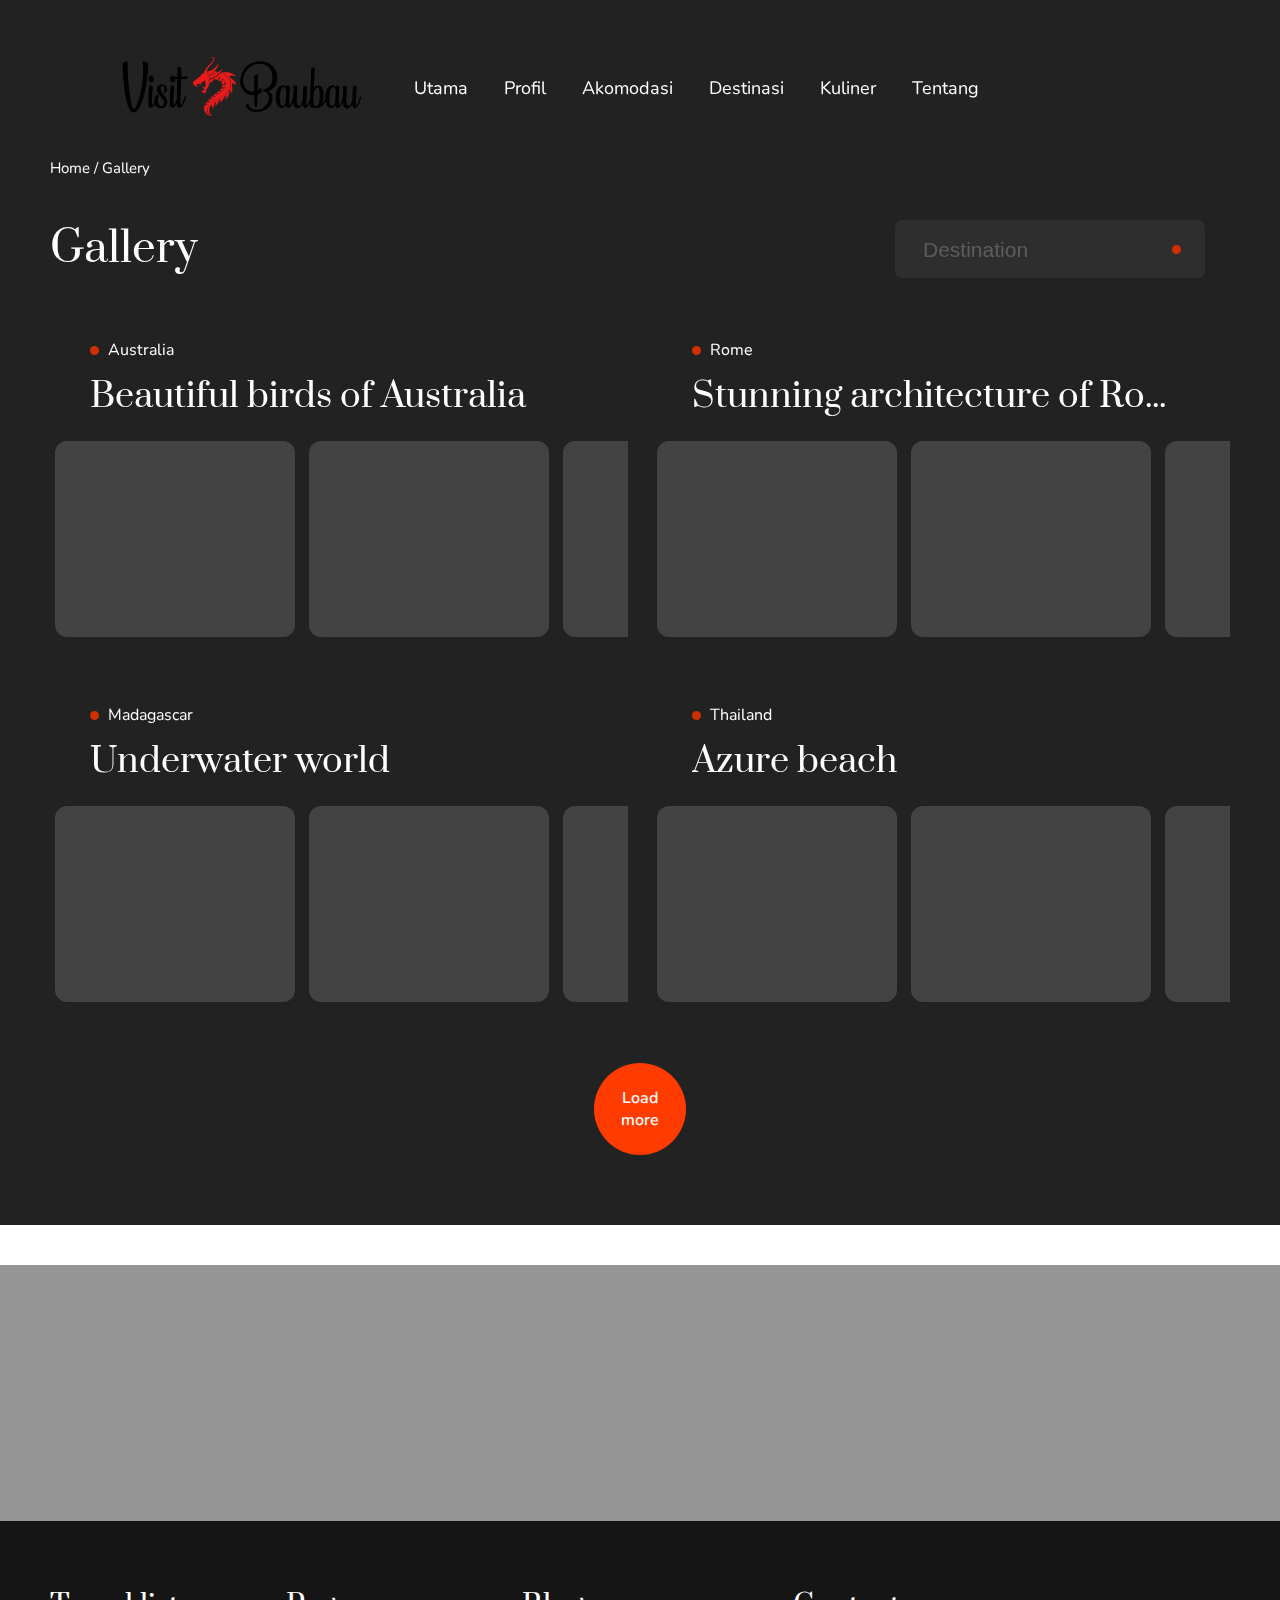
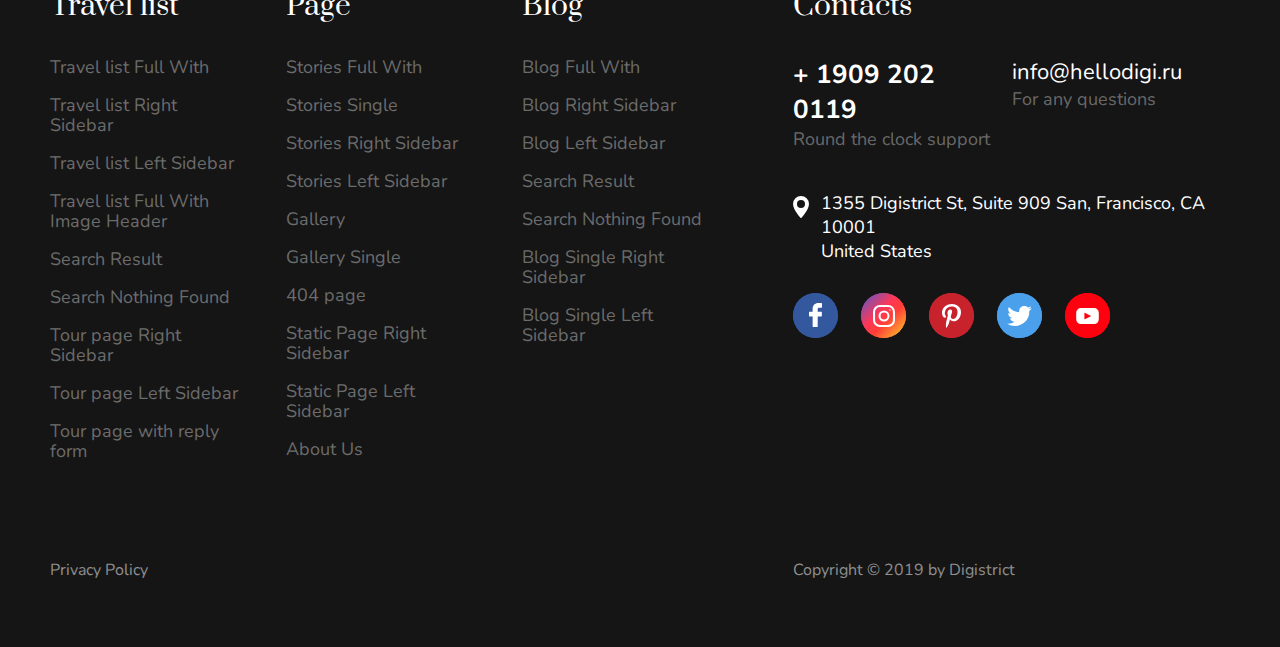
<file: pages/kuliner/index.html>
<!DOCTYPE html>
<html lang="en">

<head>
    <meta charset="UTF-8">
    <meta name="viewport" content="width=device-width, initial-scale=1, maximum-scale=1">
    <title>Trip in</title>
    <link href="https://fonts.googleapis.com/css?family=Nunito:400,700&display=swap" rel="stylesheet">
    <link href="https://fonts.googleapis.com/css?family=Prata&display=swap" rel="stylesheet">
    <link rel="stylesheet" href="../../css/style.css">
    <link rel="apple-touch-icon" sizes="180x180" href="../../img/favicons/apple-touch-icon.png">
    <link rel="icon" type="image/png" sizes="32x32" href="../../img/favicons/favicon-32x32.png">
    <link rel="icon" type="image/png" sizes="16x16" href="../../img/favicons/favicon-16x16.png">
    <link rel="icon" type="image/png" sizes="16x16" href="../../img/favicons/android-chrome-192x192.png">
    <link rel="icon" type="image/png" sizes="16x16" href="../../img/favicons/android-chrome-512x512.png">
    <link rel="icon" type="image/png" href="../../img/favicons/favicon-32x32.png" sizes="32x32">
    <link rel="icon" type="image/png" sizes="16x16" href="../../img/favicons/favicon.ico">
    <meta name="msapplication-TileColor" content="#151515">
    <meta name="theme-color" content="#151515">
</head>

<body>
    <div class="container">
        <div class="top_panel">
            <div class="wrap">
                <div class="wrap_float">
                    <div class="left">
                        <a href="../..//" class="logo">
                            <img src="../../img/logo_inversed.png" alt="" style="width:240px; height:auto;">
                        </a>
                    </div>
                    <div class="menu_wrap" id="menu_wrap" style="margin-top: 30px">
                        <div class="scroll">
                            <div class="center">
                                <div class="menu">
                                    <ul>
                                        <li><a href="../..//"><span>Utama</span></a></li>
                                        <li class="dropdown_li">
                                            <a href="../../#" class=""><span>Profil</span></a>
                                            <ul class="dropdown_ul">
                                                <li><a href="../../travel-list-full-width.html">Struktur Organisasi</a></li>
                                                <li><a href="../../travel-list-right-sidebar.html">Visi Misi</a></li>
                                                <li><a href="../../travel-list-left-sidebar.html">Alamat Kantor</a></li>
                                            </ul>
                                        </li>
                                        <li class="dropdown_li">
                                            <a href="../../#"><span>Akomodasi</span></a>
                                            <ul class="dropdown_ul">
                                                <li><a href="../../stories-full-width.html">Hotel</a></li>
                                                <li><a href="../../story.html">Penginapan</a></li>
                                            </ul>
                                        </li>
                                        <li class="dropdown_li">
                                            <a href="../../#"><span>Destinasi</span></a>
                                            <ul class="dropdown_ul">
                                                <li><a href="../../blog-full-width.html">Pantai</a></li>
                                                <li><a href="../../blog-right-sidebar.html">Situs Budaya</a></li>
                                                <li><a href="../../blog-left-sidebar.html">Goa</a></li>
                                                <li><a href="../../blog-search-results.html">Muara</a></li>
                                                <li><a href="../../blog-search-results-not-found.html">Taman Wisata</a></li>
                                                <li><a href="../../blog-single-right-sidebar.html">Air Terjun</a></li>
                                                <li><a href="../../blog-single-left-sidebar.html">Perkemahan</a></li>
                                            </ul>
                                        </li>
                                        <li class="dropdown_li">
                                            <a href="../../#"><span>Kuliner</span></a>
                                            <ul class="dropdown_ul">
                                                <li><a href="../../blog-full-width.html">Restoran</a></li>
                                                <li><a href="../../blog-right-sidebar.html">Jajanan Lokal</a></li>
                                                <li><a href="../../blog-left-sidebar.html">Kedai Kopi</a></li>
                                            </ul>
                                        </li>
                                        <li><a href="../../contacts.html"><span>Tentang</span></a></li>
                                    </ul>
                                    <div class="mobile_content">
                                        <div class="currency_mob">
                                            <select>
                                                <option value="usd">usd</option>
                                                <option value="rub">rub</option>
                                                <option value="eur">eur</option>
                                            </select>
                                            <p>
                                                Chosen currency
                                            </p>
                                        </div>
                                        <div class="tel">
                                            <a href="../../tel:+0034411345777">+ 00 344 113 457 77</a>
                                            <p>Round the clock support</p>
                                        </div>
                                        <div class="social">
                                            <a href="../../#" class="link facebook"><span></span></a>
                                            <a href="../../#" class="link instagram"><span></span></a>
                                            <a href="../../#" class="link pinterest"><span></span></a>
                                            <a href="../../#" class="link twitter"><span></span></a>
                                            <a href="../../#" class="link youtube"><span></span></a>
                                        </div>
                                    </div>
                                </div>
                                <div class="close" id="menu-close">
                                    <span></span>
                                    <span></span>
                                    <span></span>
                                </div>
                            </div>
                        </div>
                    </div>
                    <div class="mobile_btn" id="mobile_btn">
                        <span></span>
                        <span></span>
                        <span></span>
                    </div>
                </div>
            </div>
        </div>
        <div class="breadcrumbs white-color" style="margin-top: 28px;">
            <div class="wrap">
                <div class="wrap_float">
                    <a href="#">Home</a>
                    <span class="separator">/</span>
                    <a href="#">Gallery</a>
                </div>
            </div>
        </div>
        <div class="gallery-page">
            <div class="wrap">
                <div class="wrap_float">
                    <div class="gallery-page-head">
                        <h1 class="title">Gallery</h1>
                        <div class="select_wrap">
                            <select>
                                <option value="Destination" disabled selected>Destination</option>
                                <option value="United States">United States</option>
                                <option value="United Kingdom">United Kingdom</option>
                                <option value="Afghanistan">Afghanistan</option>
                                <option value="Albania">Albania</option>
                                <option value="Algeria">Algeria</option>
                                <option value="American Samoa">American Samoa</option>
                                <option value="Andorra">Andorra</option>
                                <option value="Angola">Angola</option>
                                <option value="Anguilla">Anguilla</option>
                                <option value="Antarctica">Antarctica</option>
                                <option value="Antigua and Barbuda">Antigua and Barbuda</option>
                                <option value="Argentina">Argentina</option>
                                <option value="Armenia">Armenia</option>
                                <option value="Aruba">Aruba</option>
                                <option value="Australia">Australia</option>
                                <option value="Austria">Austria</option>
                                <option value="Azerbaijan">Azerbaijan</option>
                                <option value="Bahamas">Bahamas</option>
                                <option value="Bahrain">Bahrain</option>
                                <option value="Bangladesh">Bangladesh</option>
                                <option value="Barbados">Barbados</option>
                                <option value="Belarus">Belarus</option>
                                <option value="Belgium">Belgium</option>
                                <option value="Belize">Belize</option>
                                <option value="Benin">Benin</option>
                                <option value="Bermuda">Bermuda</option>
                                <option value="Bhutan">Bhutan</option>
                                <option value="Bolivia">Bolivia</option>
                                <option value="Bosnia and Herzegovina">Bosnia and Herzegovina</option>
                                <option value="Botswana">Botswana</option>
                                <option value="Bouvet Island">Bouvet Island</option>
                                <option value="Brazil">Brazil</option>
                                <option value="British Indian Ocean Territory">British Indian Ocean Territory</option>
                                <option value="Brunei Darussalam">Brunei Darussalam</option>
                                <option value="Bulgaria">Bulgaria</option>
                            </select>
                        </div>
                    </div>
                    <div class="gallery-page-body">
                        <div class="gallery-list">
                            <a href="gallery-single.html" class="gallery-item">
                                <div class="top">
                                    <p class="country">Australia</p>
                                    <p class="title">Beautiful birds of Australia</p>
                                </div>
                                <div class="images">
                                    <div class="scroll">
                                        <div class="img">
                                            <img src="../../img/demo-bg.jpg" alt="">
                                        </div>
                                        <div class="img">
                                            <img src="../../img/demo-bg.jpg" alt="">
                                        </div>
                                        <div class="img">
                                            <img src="../../img/demo-bg.jpg" alt="">
                                        </div>
                                        <div class="img">
                                            <img src="../../img/demo-bg.jpg" alt="">
                                        </div>
                                        <div class="img">
                                            <img src="../../img/demo-bg.jpg" alt="">
                                        </div>
                                    </div>
                                </div>
                            </a>

                            <a href="gallery-single.html" class="gallery-item">
                                <div class="top">
                                    <p class="country">Rome</p>
                                    <p class="title">Stunning architecture of Rome</p>
                                </div>
                                <div class="images">
                                    <div class="scroll">
                                        <div class="img">
                                            <img src="../../img/demo-bg.jpg" alt="">
                                        </div>
                                        <div class="img">
                                            <img src="../../img/demo-bg.jpg" alt="">
                                        </div>
                                        <div class="img">
                                            <img src="../../img/demo-bg.jpg" alt="">
                                        </div>
                                        <div class="img">
                                            <img src="../../img/demo-bg.jpg" alt="">
                                        </div>
                                        <div class="img">
                                            <img src="../../img/demo-bg.jpg" alt="">
                                        </div>
                                    </div>
                                </div>
                            </a>

                            <a href="gallery-single.html" class="gallery-item">
                                <div class="top">
                                    <p class="country">Madagascar</p>
                                    <p class="title">Underwater world</p>
                                </div>
                                <div class="images">
                                    <div class="scroll">
                                        <div class="img">
                                            <img src="../../img/demo-bg.jpg" alt="">
                                        </div>
                                        <div class="img">
                                            <img src="../../img/demo-bg.jpg" alt="">
                                        </div>
                                        <div class="img">
                                            <img src="../../img/demo-bg.jpg" alt="">
                                        </div>
                                        <div class="img">
                                            <img src="../../img/demo-bg.jpg" alt="">
                                        </div>
                                        <div class="img">
                                            <img src="../../img/demo-bg.jpg" alt="">
                                        </div>
                                    </div>
                                </div>
                            </a>

                            <a href="gallery-single.html" class="gallery-item">
                                <div class="top">
                                    <p class="country">Thailand</p>
                                    <p class="title">Azure beach</p>
                                </div>
                                <div class="images">
                                    <div class="scroll">
                                        <div class="img">
                                            <img src="../../img/demo-bg.jpg" alt="">
                                        </div>
                                        <div class="img">
                                            <img src="../../img/demo-bg.jpg" alt="">
                                        </div>
                                        <div class="img">
                                            <img src="../../img/demo-bg.jpg" alt="">
                                        </div>
                                        <div class="img">
                                            <img src="../../img/demo-bg.jpg" alt="">
                                        </div>
                                        <div class="img">
                                            <img src="../../img/demo-bg.jpg" alt="">
                                        </div>
                                    </div>
                                </div>
                            </a>
                        </div>
                        <div class="btn_wrap load_btn_wrap">
                            <a class="load_more button"><span>Load more</span></a>
                        </div>
                    </div>
                </div>
            </div>
        </div>
        <div class="instagram_posts">
            <div class="posts">
                <a class="post">
                    <div class="sq_parent">
                        <div class="sq_wrap">
                            <div class="sq_content">
                                <img src="../../img/demo-bg.jpg" alt="">
                            </div>
                        </div>
                    </div>
                </a>
                <a class="post">
                    <div class="sq_parent">
                        <div class="sq_wrap">
                            <div class="sq_content">
                                <img src="../../img/demo-bg.jpg" alt="">
                            </div>
                        </div>
                    </div>
                </a>
                <a class="post">
                    <div class="sq_parent">
                        <div class="sq_wrap">
                            <div class="sq_content">
                                <img src="../../img/demo-bg.jpg" alt="">
                            </div>
                        </div>
                    </div>
                </a>
                <a class="post">
                    <div class="sq_parent">
                        <div class="sq_wrap">
                            <div class="sq_content">
                                <img src="../../img/demo-bg.jpg" alt="">
                            </div>
                        </div>
                    </div>
                </a>
                <a class="post">
                    <div class="sq_parent">
                        <div class="sq_wrap">
                            <div class="sq_content">
                                <img src="../../img/demo-bg.jpg" alt="">
                            </div>
                        </div>
                    </div>
                </a>
            </div>
        </div>
        <div class="footer">
            <div class="wrap">
                <div class="wrap_float">
                    <div class="footer_top">
                        <div class="left">
                            <div class="col">
                                <div class="_title m_title">Travel list</div>
                                <ul>
                                    <li><a href="travel-list-full-width.html">Travel list Full With</a></li>
                                    <li><a href="travel-list-right-sidebar.html">Travel list Right Sidebar</a></li>
                                    <li><a href="travel-list-left-sidebar.html">Travel list Left Sidebar</a></li>
                                    <li><a href="travel-list-image-header.html">Travel list Full With Image Header</a></li>
                                    <li><a href="search-results.html">Search Result</a></li>
                                    <li><a href="search-results-not-found.html">Search Nothing Found</a></li>
                                    <li><a href="tour-page-right-sidebar.html">Tour page Right Sidebar</a></li>
                                    <li><a href="tour-page-left-sidebar.html">Tour page Left Sidebar</a></li>
                                    <li><a href="tour-page-right-sidebar-width-reply.html">Tour page with reply form</a></li>
                                </ul>
                            </div>
                            <div class="col">
                                <div class="_title m_title">Page</div>
                                <ul>
                                    <li><a href="stories-full-width.html">Stories Full With</a></li>
                                    <li><a href="story.html">Stories Single</a></li>
                                    <li><a href="stories-right-sidebar.html">Stories Right Sidebar</a></li>
                                    <li><a href="stories-left-sidebar.html">Stories Left Sidebar</a></li>
                                    <li><a href="gallery.html">Gallery</a></li>
                                    <li><a href="gallery-single.html">Gallery Single</a></li>
                                    <li><a href="404.html">404 page</a></li>
                                    <li><a href="static-page-right-sidebar.html">Static Page Right Sidebar</a></li>
                                    <li><a href="static-page-left-sidebar.html">Static Page Left Sidebar</a></li>
                                    <li><a href="about-us.html">About Us</a></li>
                                </ul>
                            </div>
                            <div class="col">
                                <div class="_title m_title">Blog</div>
                                <ul>
                                    <li><a href="blog-full-width.html">Blog Full With</a></li>
                                    <li><a href="blog-right-sidebar.html">Blog Right Sidebar</a></li>
                                    <li><a href="blog-left-sidebar.html">Blog Left Sidebar</a></li>
                                    <li><a href="blog-search-results.html">Search Result</a></li>
                                    <li><a href="blog-search-results-not-found.html">Search Nothing Found</a></li>
                                    <li><a href="blog-single-right-sidebar.html">Blog Single Right Sidebar</a></li>
                                    <li><a href="blog-single-left-sidebar.html">Blog Single Left Sidebar</a></li>
                                </ul>
                            </div>
                        </div>
                        <div class="right">
                            <div class="_title">Contacts</div>
                            <div class="contacts_info">
                                <div class="tel">
                                    <a href="tel:+19092020119">+ 1909 202 0119</a>
                                    <p>Round the clock support</p>
                                </div>
                                <div class="email">
                                    <a href="mailto:info@hellodigi.ru">info@hellodigi.ru</a>
                                    <p>For any questions</p>
                                </div>
                                <div class="address">
                                    1355 Digistrict St, Suite 909 San, Francisco, CA 10001 <br> United States
                                </div>
                            </div>
                            <div class="socials social-links">
                                <a href="#" class="link facebook"><span></span></a>
                                <a href="#" class="link instagram"><span></span></a>
                                <a href="#" class="link pinterest"><span></span></a>
                                <a href="#" class="link twitter"><span></span></a>
                                <a href="#" class="link youtube"><span></span></a>
                            </div>
                        </div>
                    </div>
                    <div class="footer_bottom">
                        <div class="left">
                            <a href="#">Privacy Policy</a>
                        </div>
                        <div class="right">
                            Copyright © 2019 by Digistrict
                        </div>
                    </div>
                </div>
            </div>
        </div>

    </div>

    <script src="../../js/jquery.min.js"></script>
    <script src="../../js/jquery-ui.min.js"></script>
    <script src="../../js/lightgallery.js"></script>
    <script src="../../js/jquery.mousewheel.min.js"></script>
    <script src="../../js/slick.min.js"></script>
    <script src="../../js/hammer.js"></script>
    <script src="../../js/scripts.js"></script>
</body>

</html>
</file>
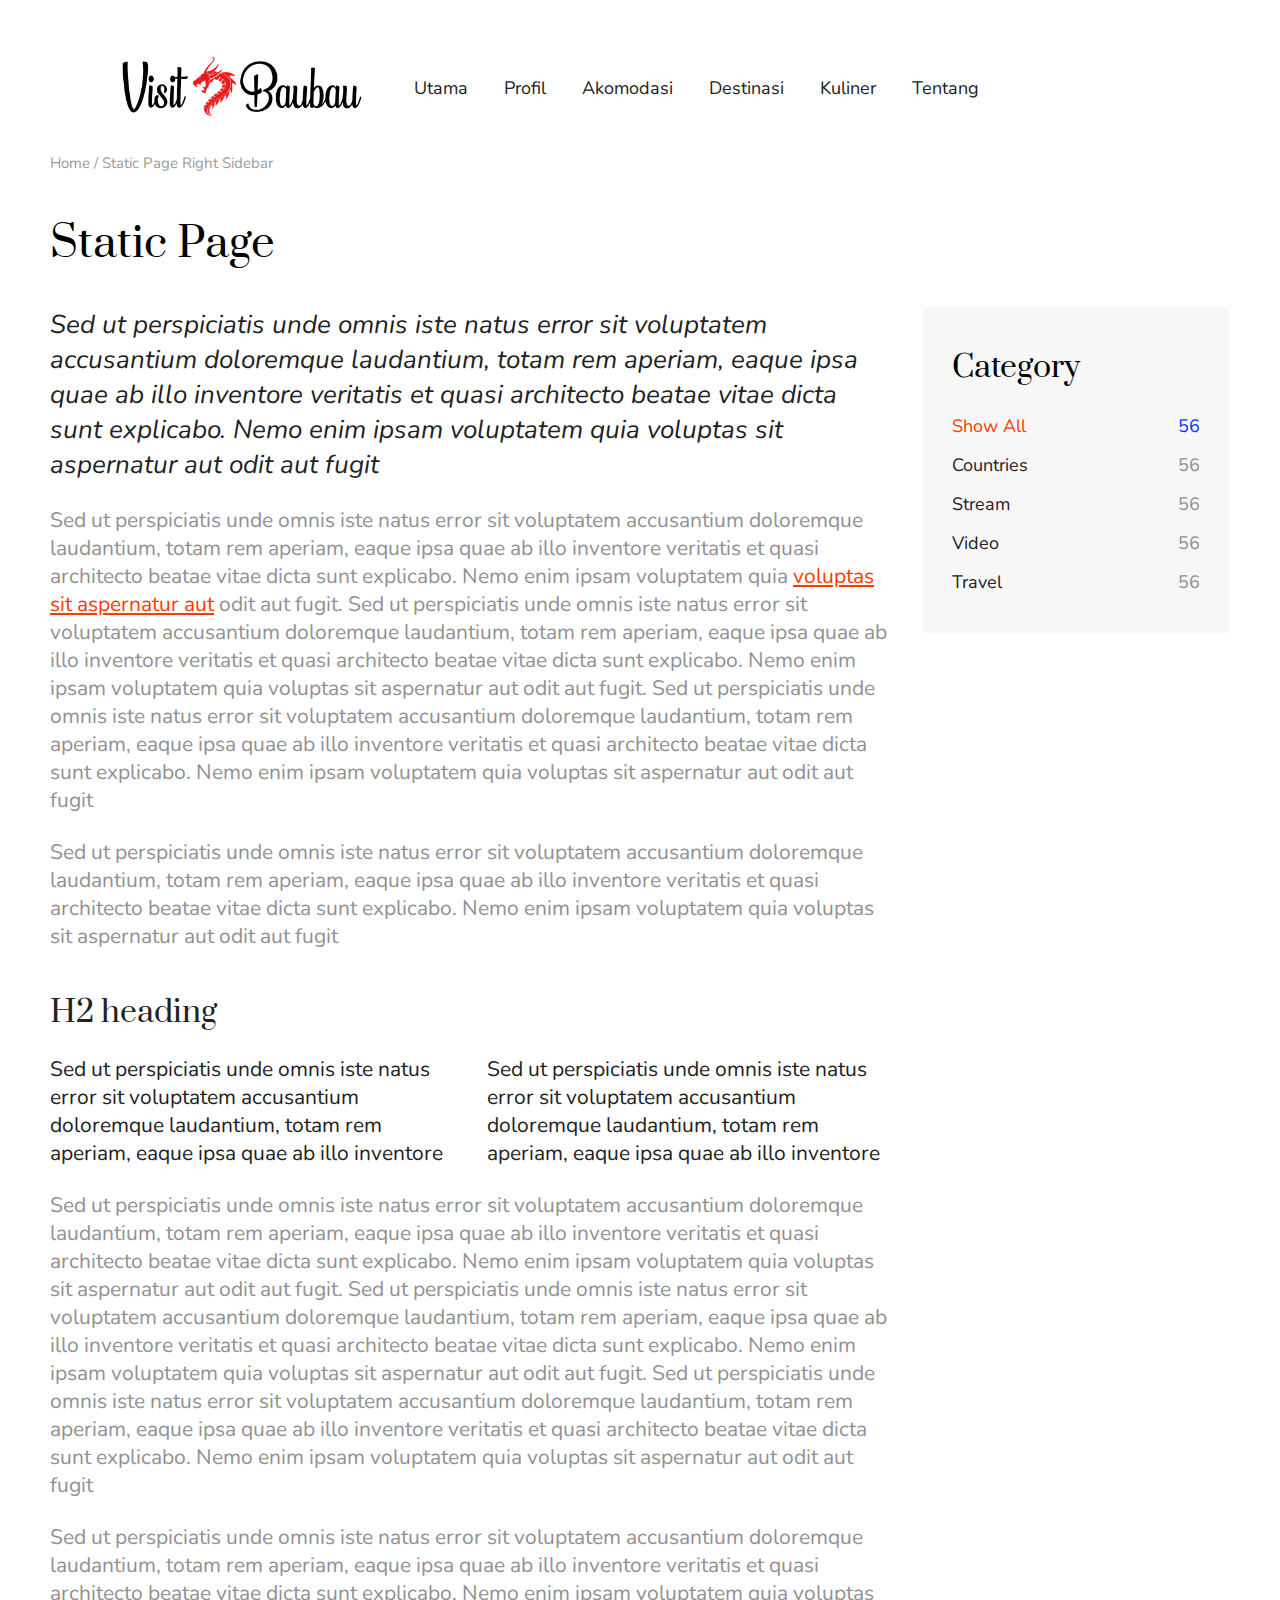
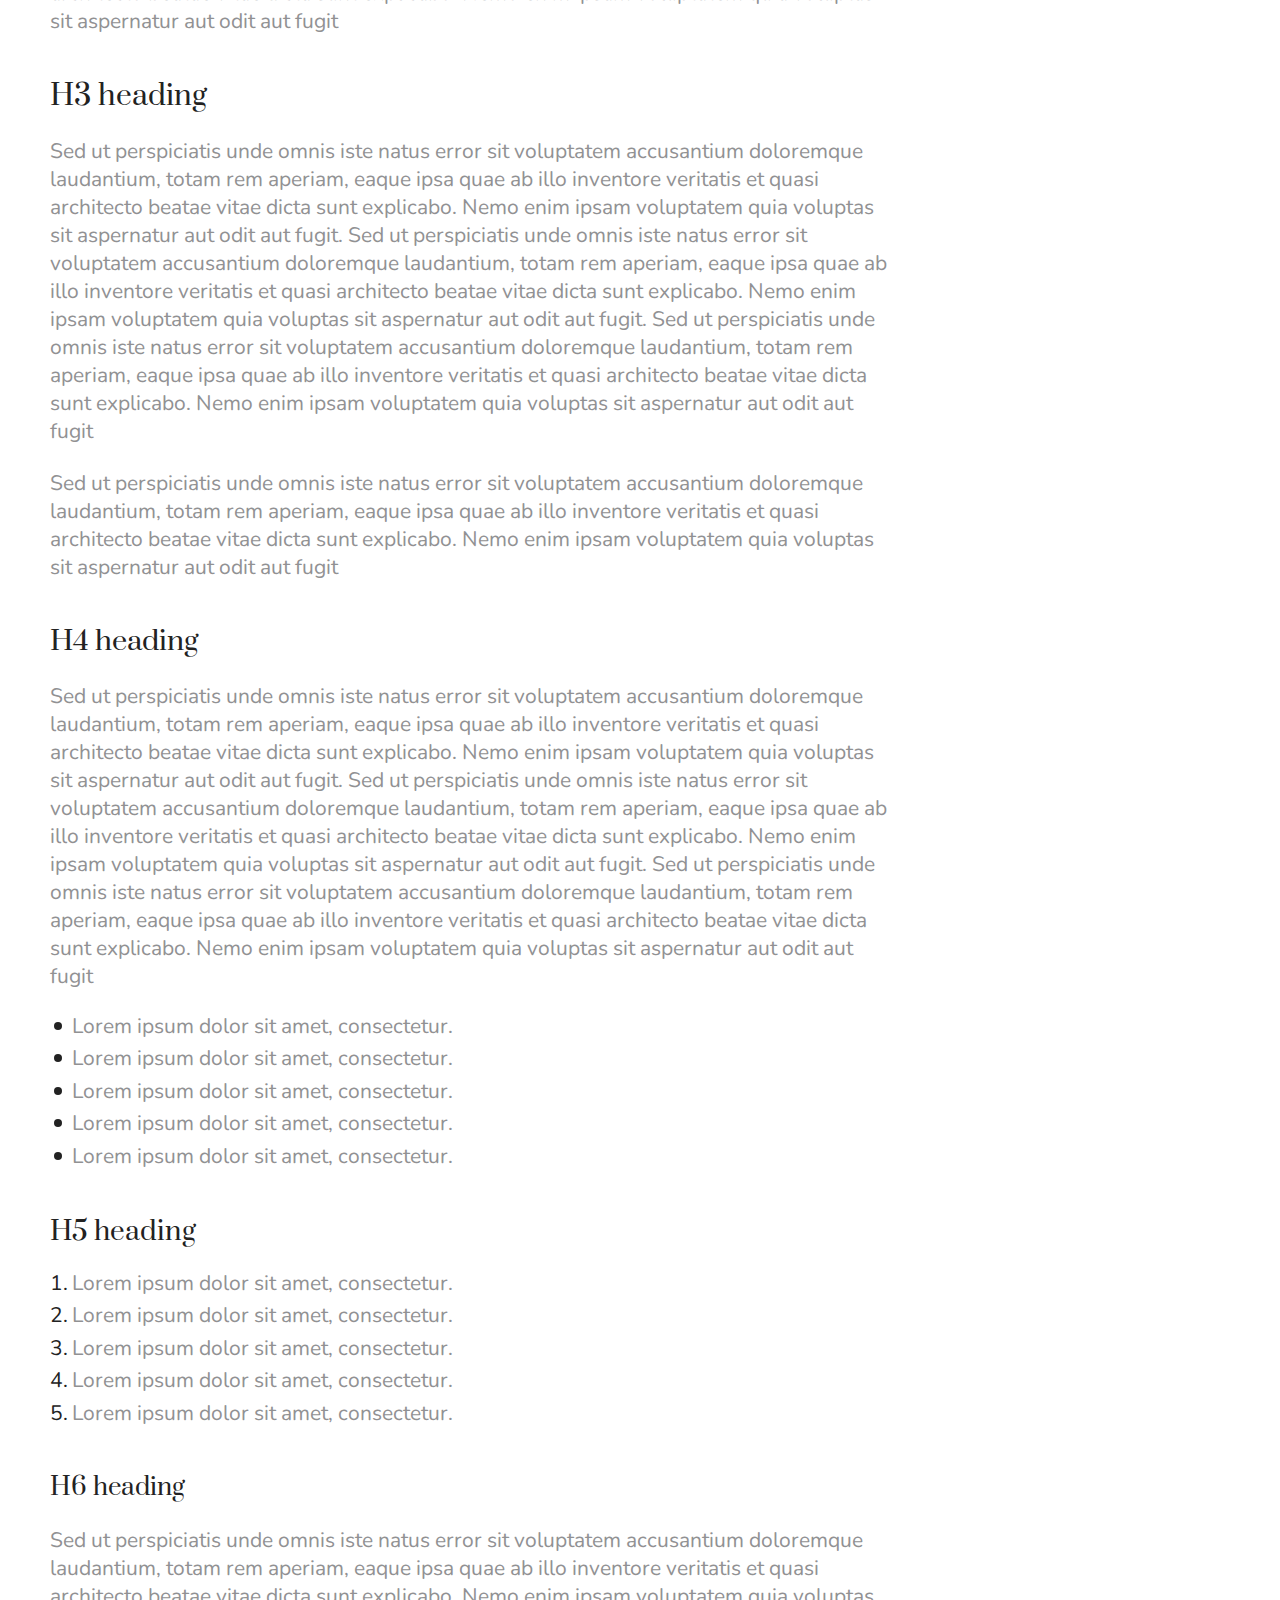
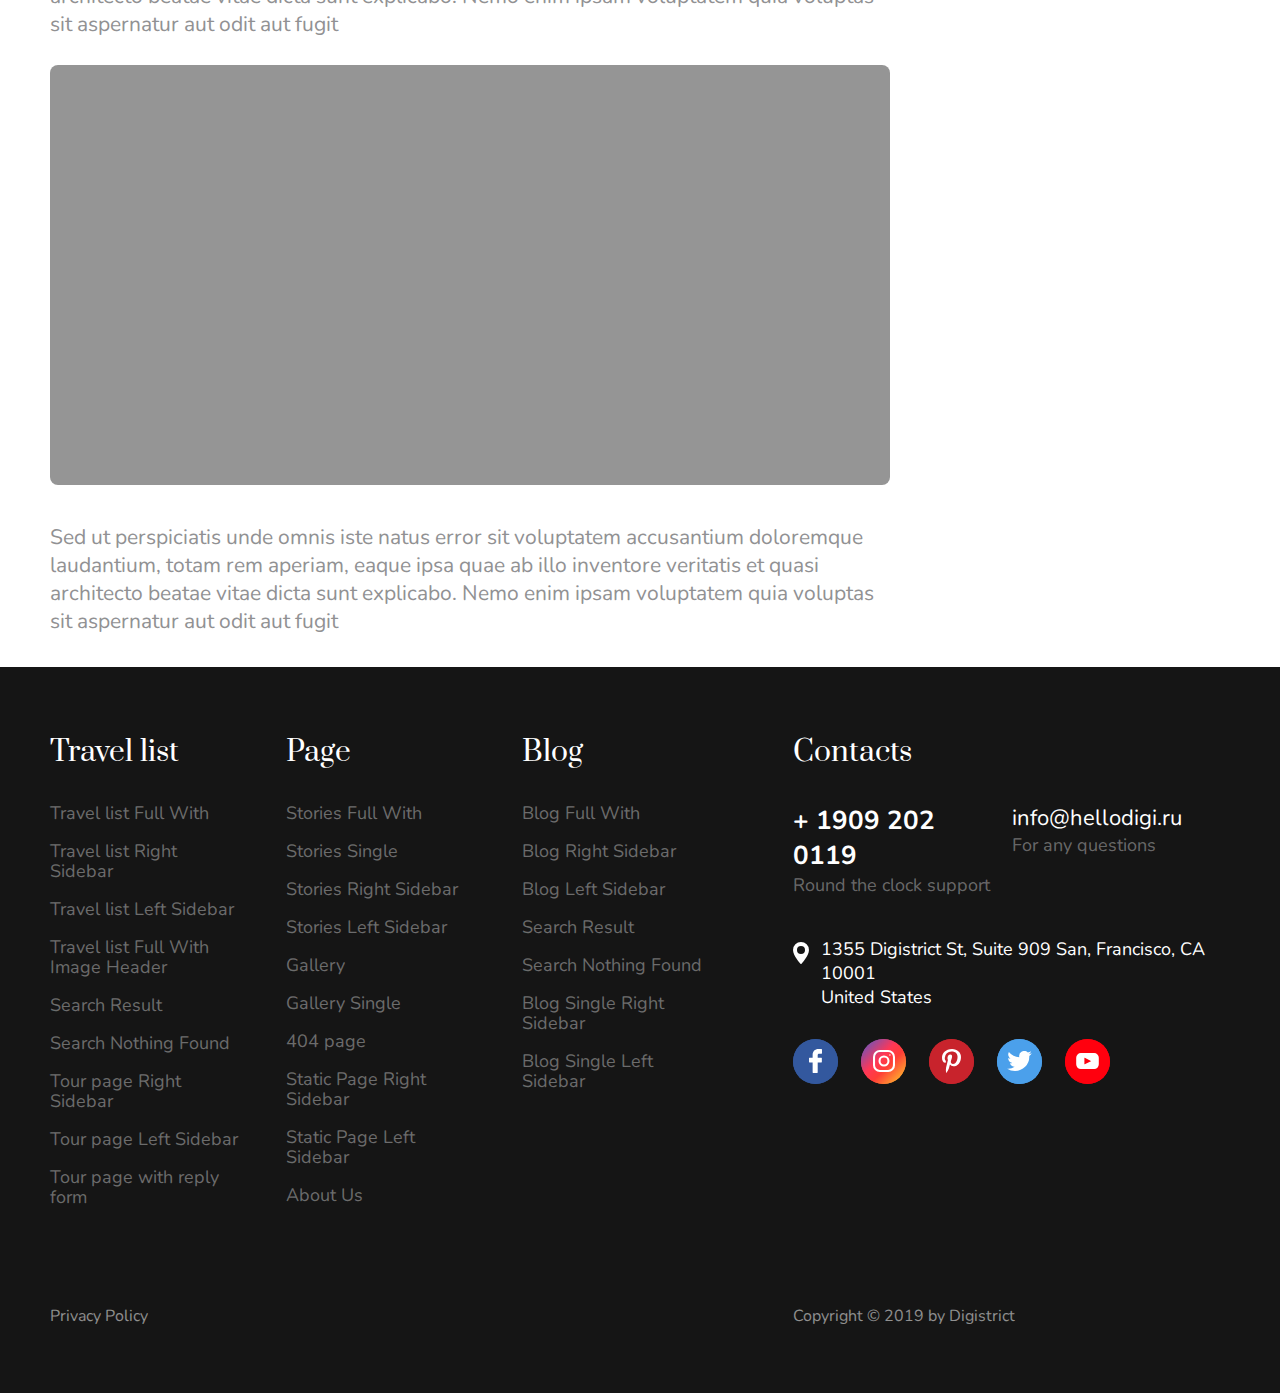
<file: pages/profile/index.html>
<!DOCTYPE html>
<html lang="en">

<head>
    <meta charset="UTF-8">
    <meta name="viewport" content="width=device-width, initial-scale=1, maximum-scale=1">
    <title>Trip in</title>
    <link href="https://fonts.googleapis.com/css?family=Nunito:400,700&display=swap" rel="stylesheet">
    <link href="https://fonts.googleapis.com/css?family=Prata&display=swap" rel="stylesheet">
    <link rel="stylesheet" href="../../css/style.css">
    <link rel="apple-touch-icon" sizes="180x180" href="../../img/favicons/apple-touch-icon.png">
    <link rel="icon" type="image/png" sizes="32x32" href="../../img/favicons/favicon-32x32.png">
    <link rel="icon" type="image/png" sizes="16x16" href="../../img/favicons/favicon-16x16.png">
    <link rel="icon" type="image/png" sizes="16x16" href="../../img/favicons/android-chrome-192x192.png">
    <link rel="icon" type="image/png" sizes="16x16" href="../../img/favicons/android-chrome-512x512.png">
    <link rel="icon" type="image/png" href="../../img/favicons/favicon-32x32.png" sizes="32x32">
    <link rel="icon" type="image/png" sizes="16x16" href="../../img/favicons/favicon.ico">
    <meta name="msapplication-TileColor" content="#151515">
    <meta name="theme-color" content="#151515">
</head>

<body>
    <div class="container">
        <div class="top_panel inversion">
            <div class="wrap">
                <div class="wrap_float">
                    <div class="left">
                        <a href="../..//" class="logo">
                            <img src="../../img/logo_inversed.png" alt="" style="width:240px; height:auto;">
                        </a>
                    </div>
                    <div class="menu_wrap" id="menu_wrap" style="margin-top: 30px">
                        <div class="scroll">
                            <div class="center">
                                <div class="menu">
                                    <ul>
                                        <li><a href="../..//"><span>Utama</span></a></li>
                                        <li class="dropdown_li">
                                            <a href="../../#" class=""><span>Profil</span></a>
                                            <ul class="dropdown_ul">
                                                <li><a href="../../travel-list-full-width.html">Struktur Organisasi</a></li>
                                                <li><a href="../../travel-list-right-sidebar.html">Visi Misi</a></li>
                                                <li><a href="../../travel-list-left-sidebar.html">Alamat Kantor</a></li>
                                            </ul>
                                        </li>
                                        <li class="dropdown_li">
                                            <a href="../../#"><span>Akomodasi</span></a>
                                            <ul class="dropdown_ul">
                                                <li><a href="../../stories-full-width.html">Hotel</a></li>
                                                <li><a href="../../story.html">Penginapan</a></li>
                                            </ul>
                                        </li>
                                        <li class="dropdown_li">
                                            <a href="../../#"><span>Destinasi</span></a>
                                            <ul class="dropdown_ul">
                                                <li><a href="../../blog-full-width.html">Pantai</a></li>
                                                <li><a href="../../blog-right-sidebar.html">Situs Budaya</a></li>
                                                <li><a href="../../blog-left-sidebar.html">Goa</a></li>
                                                <li><a href="../../blog-search-results.html">Muara</a></li>
                                                <li><a href="../../blog-search-results-not-found.html">Taman Wisata</a></li>
                                                <li><a href="../../blog-single-right-sidebar.html">Air Terjun</a></li>
                                                <li><a href="../../blog-single-left-sidebar.html">Perkemahan</a></li>
                                            </ul>
                                        </li>
                                        <li class="dropdown_li">
                                            <a href="../../#"><span>Kuliner</span></a>
                                            <ul class="dropdown_ul">
                                                <li><a href="../../blog-full-width.html">Restoran</a></li>
                                                <li><a href="../../blog-right-sidebar.html">Jajanan Lokal</a></li>
                                                <li><a href="../../blog-left-sidebar.html">Kedai Kopi</a></li>
                                            </ul>
                                        </li>
                                        <li><a href="../../contacts.html"><span>Tentang</span></a></li>
                                    </ul>
                                    <div class="mobile_content">
                                        <div class="currency_mob">
                                            <select>
                                                <option value="usd">usd</option>
                                                <option value="rub">rub</option>
                                                <option value="eur">eur</option>
                                            </select>
                                            <p>
                                                Chosen currency
                                            </p>
                                        </div>
                                        <div class="tel">
                                            <a href="../../tel:+0034411345777">+ 00 344 113 457 77</a>
                                            <p>Round the clock support</p>
                                        </div>
                                        <div class="social">
                                            <a href="../../#" class="link facebook"><span></span></a>
                                            <a href="../../#" class="link instagram"><span></span></a>
                                            <a href="../../#" class="link pinterest"><span></span></a>
                                            <a href="../../#" class="link twitter"><span></span></a>
                                            <a href="../../#" class="link youtube"><span></span></a>
                                        </div>
                                    </div>
                                </div>
                                <div class="close" id="menu-close">
                                    <span></span>
                                    <span></span>
                                    <span></span>
                                </div>
                            </div>
                        </div>
                    </div>
                    <div class="mobile_btn" id="mobile_btn">
                        <span></span>
                        <span></span>
                        <span></span>
                    </div>
                </div>
            </div>
        </div>
        <div class="breadcrumbs" style="margin-top: 23px;">
            <div class="wrap">
                <div class="wrap_float">
                    <a href="#">Home</a>
                    <span class="separator">/</span>
                    <a href="#">Static Page Right Sidebar</a>
                </div>
            </div>
        </div>
        <div class="page blog-list-page blog-single-page static-page right-sidebar">
            <div class="wrap">
                <div class="wrap_float">
                    <div class="page_head">
                        <h1 class="title">Static Page</h1>
                    </div>
                    <div class="page_body">
                        <div class="left_content">
                            <p class="description">
                                Sed ut perspiciatis unde omnis iste natus error sit voluptatem accusantium doloremque laudantium, totam rem aperiam, eaque ipsa quae ab illo inventore veritatis et quasi architecto beatae vitae dicta sunt explicabo. Nemo enim ipsam voluptatem quia voluptas
                                sit aspernatur aut odit aut fugit
                            </p>
                            <p>
                                Sed ut perspiciatis unde omnis iste natus error sit voluptatem accusantium doloremque laudantium, totam rem aperiam, eaque ipsa quae ab illo inventore veritatis et quasi architecto beatae vitae dicta sunt explicabo. Nemo enim ipsam voluptatem quia
                                <a href="#">voluptas sit aspernatur aut</a> odit aut fugit. Sed ut perspiciatis unde omnis iste natus error sit voluptatem accusantium doloremque laudantium, totam rem aperiam, eaque ipsa quae ab illo inventore veritatis
                                et quasi architecto beatae vitae dicta sunt explicabo. Nemo enim ipsam voluptatem quia voluptas sit aspernatur aut odit aut fugit. Sed ut perspiciatis unde omnis iste natus error sit voluptatem accusantium doloremque laudantium,
                                totam rem aperiam, eaque ipsa quae ab illo inventore veritatis et quasi architecto beatae vitae dicta sunt explicabo. Nemo enim ipsam voluptatem quia voluptas sit aspernatur aut odit aut fugit
                            </p>
                            <p>
                                Sed ut perspiciatis unde omnis iste natus error sit voluptatem accusantium doloremque laudantium, totam rem aperiam, eaque ipsa quae ab illo inventore veritatis et quasi architecto beatae vitae dicta sunt explicabo. Nemo enim ipsam voluptatem quia voluptas
                                sit aspernatur aut odit aut fugit
                            </p>
                            <h2>H2 heading</h2>
                            <div class="two-colums">
                                <div class="col">
                                    <p style="color: #222;">
                                        Sed ut perspiciatis unde omnis iste natus error sit voluptatem accusantium doloremque laudantium, totam rem aperiam, eaque ipsa quae ab illo inventore
                                    </p>
                                </div>
                                <div class="col">
                                    <p style="color: #222;">
                                        Sed ut perspiciatis unde omnis iste natus error sit voluptatem accusantium doloremque laudantium, totam rem aperiam, eaque ipsa quae ab illo inventore
                                    </p>
                                </div>
                            </div>
                            <p>
                                Sed ut perspiciatis unde omnis iste natus error sit voluptatem accusantium doloremque laudantium, totam rem aperiam, eaque ipsa quae ab illo inventore veritatis et quasi architecto beatae vitae dicta sunt explicabo. Nemo enim ipsam voluptatem quia voluptas
                                sit aspernatur aut odit aut fugit. Sed ut perspiciatis unde omnis iste natus error sit voluptatem accusantium doloremque laudantium, totam rem aperiam, eaque ipsa quae ab illo inventore veritatis et quasi architecto beatae
                                vitae dicta sunt explicabo. Nemo enim ipsam voluptatem quia voluptas sit aspernatur aut odit aut fugit. Sed ut perspiciatis unde omnis iste natus error sit voluptatem accusantium doloremque laudantium, totam rem aperiam,
                                eaque ipsa quae ab illo inventore veritatis et quasi architecto beatae vitae dicta sunt explicabo. Nemo enim ipsam voluptatem quia voluptas sit aspernatur aut odit aut fugit
                            </p>
                            <p>
                                Sed ut perspiciatis unde omnis iste natus error sit voluptatem accusantium doloremque laudantium, totam rem aperiam, eaque ipsa quae ab illo inventore veritatis et quasi architecto beatae vitae dicta sunt explicabo. Nemo enim ipsam voluptatem quia voluptas
                                sit aspernatur aut odit aut fugit
                            </p>
                            <h3>H3 heading</h3>
                            <p>
                                Sed ut perspiciatis unde omnis iste natus error sit voluptatem accusantium doloremque laudantium, totam rem aperiam, eaque ipsa quae ab illo inventore veritatis et quasi architecto beatae vitae dicta sunt explicabo. Nemo enim ipsam voluptatem quia voluptas
                                sit aspernatur aut odit aut fugit. Sed ut perspiciatis unde omnis iste natus error sit voluptatem accusantium doloremque laudantium, totam rem aperiam, eaque ipsa quae ab illo inventore veritatis et quasi architecto beatae
                                vitae dicta sunt explicabo. Nemo enim ipsam voluptatem quia voluptas sit aspernatur aut odit aut fugit. Sed ut perspiciatis unde omnis iste natus error sit voluptatem accusantium doloremque laudantium, totam rem aperiam,
                                eaque ipsa quae ab illo inventore veritatis et quasi architecto beatae vitae dicta sunt explicabo. Nemo enim ipsam voluptatem quia voluptas sit aspernatur aut odit aut fugit
                            </p>
                            <p>
                                Sed ut perspiciatis unde omnis iste natus error sit voluptatem accusantium doloremque laudantium, totam rem aperiam, eaque ipsa quae ab illo inventore veritatis et quasi architecto beatae vitae dicta sunt explicabo. Nemo enim ipsam voluptatem quia voluptas
                                sit aspernatur aut odit aut fugit
                            </p>
                            <h4>H4 heading</h4>
                            <p>
                                Sed ut perspiciatis unde omnis iste natus error sit voluptatem accusantium doloremque laudantium, totam rem aperiam, eaque ipsa quae ab illo inventore veritatis et quasi architecto beatae vitae dicta sunt explicabo. Nemo enim ipsam voluptatem quia voluptas
                                sit aspernatur aut odit aut fugit. Sed ut perspiciatis unde omnis iste natus error sit voluptatem accusantium doloremque laudantium, totam rem aperiam, eaque ipsa quae ab illo inventore veritatis et quasi architecto beatae
                                vitae dicta sunt explicabo. Nemo enim ipsam voluptatem quia voluptas sit aspernatur aut odit aut fugit. Sed ut perspiciatis unde omnis iste natus error sit voluptatem accusantium doloremque laudantium, totam rem aperiam,
                                eaque ipsa quae ab illo inventore veritatis et quasi architecto beatae vitae dicta sunt explicabo. Nemo enim ipsam voluptatem quia voluptas sit aspernatur aut odit aut fugit
                            </p>
                            <ul>
                                <li>Lorem ipsum dolor sit amet, consectetur.</li>
                                <li>Lorem ipsum dolor sit amet, consectetur.</li>
                                <li>Lorem ipsum dolor sit amet, consectetur.</li>
                                <li>Lorem ipsum dolor sit amet, consectetur.</li>
                                <li>Lorem ipsum dolor sit amet, consectetur.</li>
                            </ul>
                            <h5>H5 heading</h5>
                            <ol>
                                <li>Lorem ipsum dolor sit amet, consectetur.</li>
                                <li>Lorem ipsum dolor sit amet, consectetur.</li>
                                <li>Lorem ipsum dolor sit amet, consectetur.</li>
                                <li>Lorem ipsum dolor sit amet, consectetur.</li>
                                <li>Lorem ipsum dolor sit amet, consectetur.</li>
                            </ol>
                            <h6>H6 heading</h6>
                            <p>
                                Sed ut perspiciatis unde omnis iste natus error sit voluptatem accusantium doloremque laudantium, totam rem aperiam, eaque ipsa quae ab illo inventore veritatis et quasi architecto beatae vitae dicta sunt explicabo. Nemo enim ipsam voluptatem quia voluptas
                                sit aspernatur aut odit aut fugit
                            </p>
                            <img src="../../img/demo-bg-2.jpg" alt="">
                            <p>
                                Sed ut perspiciatis unde omnis iste natus error sit voluptatem accusantium doloremque laudantium, totam rem aperiam, eaque ipsa quae ab illo inventore veritatis et quasi architecto beatae vitae dicta sunt explicabo. Nemo enim ipsam voluptatem quia voluptas
                                sit aspernatur aut odit aut fugit
                            </p>
                        </div>
                        <div class="right_content sidebar">
                            <div class="_block category_block">
                                <h4 class="block_title">
                                    Category
                                </h4>
                                <ul>
                                    <li>
                                        <a href="#" class="active">
                                            <span>Show All</span>
                                            <span class="count">56</span>
                                        </a>
                                    </li>
                                    <li>
                                        <a href="#">
                                            <span>Countries</span>
                                            <span class="count">56</span>
                                        </a>
                                    </li>
                                    <li>
                                        <a href="#">
                                            <span>Stream</span>
                                            <span class="count">56</span>
                                        </a>
                                    </li>
                                    <li>
                                        <a href="#">
                                            <span>Video</span>
                                            <span class="count">56</span>
                                        </a>
                                    </li>
                                    <li>
                                        <a href="#">
                                            <span>Travel</span>
                                            <span class="count">56</span>
                                        </a>
                                    </li>
                                </ul>
                            </div>
                        </div>
                    </div>
                </div>
            </div>
        </div>
        <div class="footer">
            <div class="wrap">
                <div class="wrap_float">
                    <div class="footer_top">
                        <div class="left">
                            <div class="col">
                                <div class="_title m_title">Travel list</div>
                                <ul>
                                    <li><a href="../../travel-list-full-width.html">Travel list Full With</a></li>
                                    <li><a href="../../travel-list-right-sidebar.html">Travel list Right Sidebar</a></li>
                                    <li><a href="../../travel-list-left-sidebar.html">Travel list Left Sidebar</a></li>
                                    <li><a href="../../travel-list-image-header.html">Travel list Full With Image Header</a></li>
                                    <li><a href="../../search-results.html">Search Result</a></li>
                                    <li><a href="../../search-results-not-found.html">Search Nothing Found</a></li>
                                    <li><a href="../../tour-page-right-sidebar.html">Tour page Right Sidebar</a></li>
                                    <li><a href="../../tour-page-left-sidebar.html">Tour page Left Sidebar</a></li>
                                    <li><a href="../../tour-page-right-sidebar-width-reply.html">Tour page with reply form</a></li>
                                </ul>
                            </div>
                            <div class="col">
                                <div class="_title m_title">Page</div>
                                <ul>
                                    <li><a href="../../stories-full-width.html">Stories Full With</a></li>
                                    <li><a href="../../story.html">Stories Single</a></li>
                                    <li><a href="../../stories-right-sidebar.html">Stories Right Sidebar</a></li>
                                    <li><a href="../../stories-left-sidebar.html">Stories Left Sidebar</a></li>
                                    <li><a href="../../gallery.html">Gallery</a></li>
                                    <li><a href="../../gallery-single.html">Gallery Single</a></li>
                                    <li><a href="../../404.html">404 page</a></li>
                                    <li><a href="../../static-page-right-sidebar.html">Static Page Right Sidebar</a></li>
                                    <li><a href="../../static-page-left-sidebar.html">Static Page Left Sidebar</a></li>
                                    <li><a href="../../about-us.html">About Us</a></li>
                                </ul>
                            </div>
                            <div class="col">
                                <div class="_title m_title">Blog</div>
                                <ul>
                                    <li><a href="../../blog-full-width.html">Blog Full With</a></li>
                                    <li><a href="../../blog-right-sidebar.html">Blog Right Sidebar</a></li>
                                    <li><a href="../../blog-left-sidebar.html">Blog Left Sidebar</a></li>
                                    <li><a href="../../blog-search-results.html">Search Result</a></li>
                                    <li><a href="../../blog-search-results-not-found.html">Search Nothing Found</a></li>
                                    <li><a href="../../blog-single-right-sidebar.html">Blog Single Right Sidebar</a></li>
                                    <li><a href="../../blog-single-left-sidebar.html">Blog Single Left Sidebar</a></li>
                                </ul>
                            </div>
                        </div>
                        <div class="right">
                            <div class="_title">Contacts</div>
                            <div class="contacts_info">
                                <div class="tel">
                                    <a href="../../tel:+19092020119">+ 1909 202 0119</a>
                                    <p>Round the clock support</p>
                                </div>
                                <div class="email">
                                    <a href="../../mailto:info@hellodigi.ru">info@hellodigi.ru</a>
                                    <p>For any questions</p>
                                </div>
                                <div class="address">
                                    1355 Digistrict St, Suite 909 San, Francisco, CA 10001 <br> United States
                                </div>
                            </div>
                            <div class="socials social-links">
                                <a href="../../#" class="link facebook"><span></span></a>
                                <a href="../../#" class="link instagram"><span></span></a>
                                <a href="../../#" class="link pinterest"><span></span></a>
                                <a href="../../#" class="link twitter"><span></span></a>
                                <a href="../../#" class="link youtube"><span></span></a>
                            </div>
                        </div>
                    </div>
                    <div class="footer_bottom">
                        <div class="left">
                            <a href="../../#">Privacy Policy</a>
                        </div>
                        <div class="right">
                            Copyright © 2019 by Digistrict
                        </div>
                    </div>
                </div>
            </div>
        </div>

    </div>

    <div class="modal_search" id="modal_search">
        <div class="close"></div>
        <div class="search-tour">
            <div class="wrap">
                <div class="wrap_float">
                    <div class="search-form">
                        <div class="destination-col">
                            <div class="label">Destination</div>
                            <div class="select_wrap">
                                <select>
                                    <option value="Destination" disabled selected>Destination</option>
                                    <option value="United States">United States</option>
                                    <option value="United Kingdom">United Kingdom</option>
                                    <option value="Afghanistan">Afghanistan</option>
                                    <option value="Albania">Albania</option>
                                    <option value="Algeria">Algeria</option>
                                    <option value="American Samoa">American Samoa</option>
                                    <option value="Andorra">Andorra</option>
                                    <option value="Angola">Angola</option>
                                    <option value="Anguilla">Anguilla</option>
                                    <option value="Antarctica">Antarctica</option>
                                    <option value="Antigua and Barbuda">Antigua and Barbuda</option>
                                    <option value="Argentina">Argentina</option>
                                    <option value="Armenia">Armenia</option>
                                    <option value="Aruba">Aruba</option>
                                    <option value="Australia">Australia</option>
                                    <option value="Austria">Austria</option>
                                    <option value="Azerbaijan">Azerbaijan</option>
                                    <option value="Bahamas">Bahamas</option>
                                    <option value="Bahrain">Bahrain</option>
                                    <option value="Bangladesh">Bangladesh</option>
                                    <option value="Barbados">Barbados</option>
                                    <option value="Belarus">Belarus</option>
                                    <option value="Belgium">Belgium</option>
                                    <option value="Belize">Belize</option>
                                    <option value="Benin">Benin</option>
                                    <option value="Bermuda">Bermuda</option>
                                    <option value="Bhutan">Bhutan</option>
                                    <option value="Bolivia">Bolivia</option>
                                    <option value="Bosnia and Herzegovina">Bosnia and Herzegovina</option>
                                    <option value="Botswana">Botswana</option>
                                    <option value="Bouvet Island">Bouvet Island</option>
                                    <option value="Brazil">Brazil</option>
                                    <option value="British Indian Ocean Territory">British Indian Ocean Territory</option>
                                    <option value="Brunei Darussalam">Brunei Darussalam</option>
                                    <option value="Bulgaria">Bulgaria</option>
                                </select>
                            </div>
                        </div>
                        <div class="date-col">
                            <div class="label">Check In</div>
                            <div class="date_div">
                                <input type="text" class="js_calendar desctop-input">
                                <input type="date" class="mobile-input">
                                <div class="day">21</div>
                                <div class="date_div_right">
                                    <div class="month">December</div>
                                    <div class="year">2019</div>
                                </div>
                            </div>
                        </div>
                        <div class="date-col">
                            <div class="label">Check Out</div>
                            <div class="date_div">
                                <input type="text" class="js_calendar desctop-input">
                                <input type="date" class="mobile-input">
                                <div class="day">21</div>
                                <div class="date_div_right">
                                    <div class="month">December</div>
                                    <div class="year">2019</div>
                                </div>
                            </div>
                        </div>
                        <div class="num-col">
                            <div class="label">Aduld</div>
                            <div class="num_wrap">
                                <div class="buttons">
                                    <button class="plus"></button>
                                    <button class="minus"></button>
                                </div>
                                <input type="number" class="val js_num" value="3" min="0" max="99">
                            </div>
                        </div>
                        <div class="num-col last">
                            <div class="label">Children</div>
                            <div class="num_wrap">
                                <div class="buttons">
                                    <button class="plus"></button>
                                    <button class="minus"></button>
                                </div>
                                <input type="number" class="val js_num" value="3" min="0" max="99">
                            </div>
                        </div>
                        <button class="btn button">
                            <span>Search</span>
                        </button>
                    </div>
                </div>
            </div>
        </div>
    </div>

    <div class="overlay" id="overlay"></div>

    <div class="popup login" id="login">
        <div class="scroll">
            <div class="scroll_wrap">
                <div class="popup-head">
                    <div class="title">Sign In</div>
                    <a class="link js-popup-open" data-href="../../#registration">Sign Up</a>

                </div>
                <div class="popup-body">
                    <div class="subtitle">
                        Use the e-mail and password that you specified when registering on the site
                    </div>
                    <div class="form">
                        <input type="text" class="input" placeholder="Login">
                        <input type="text" class="input" placeholder="Password">
                        <button class="submit button">Sign In</button>
                        <a href="../../#" class="link">Forgot password?</a>
                    </div>
                </div>
                <div class="popup-foot">
                    <p>Login via social networks</p>
                    <div class="social-links">
                        <a href="../../#" class="link facebook"><span></span></a>
                        <a href="../../#" class="link twitter"><span></span></a>
                    </div>
                </div>
            </div>
        </div>
        <div class="close"></div>
    </div>


    <div class="popup registration" id="registration">
        <div class="scroll">
            <div class="scroll_wrap">
                <div class="popup-head">
                    <div class="title">Sign Up</div>
                    <a class="link js-popup-open" data-href="../../#login">Sign In</a>

                </div>
                <div class="popup-body">
                    <div class="subtitle">
                        Fill in the registration form and save your favorite tours, synchronize them on all devices
                    </div>
                    <div class="form">
                        <input type="text" class="input" placeholder="Username">
                        <input type="text" class="input" placeholder="Name">
                        <input type="text" class="input" placeholder="Surename">
                        <input type="email" class="input" placeholder="Email">
                        <input type="password" class="input" placeholder="Password">
                        <input type="password" class="input" placeholder="Password Repeat">
                        <button class="submit button js-submit">Registration</button>
                    </div>
                </div>
                <div class="popup-foot">
                    <p>Sign Up via social networks</p>
                    <div class="social-links">
                        <a href="../../#" class="link facebook"><span></span></a>
                        <a href="../../#" class="link twitter"><span></span></a>
                    </div>
                </div>
            </div>
        </div>
        <div class="close"></div>
    </div>


    <div class="popup forgot-pass" id="recovery-pass">
        <div class="scroll">
            <div class="scroll_wrap">
                <div class="popup-head">
                    <div class="title">Forgot password?</div>
                </div>
                <div class="popup-body">
                    <div class="subtitle">
                        Use the e-mail and password that you specified when registering on the site
                    </div>
                    <div class="form">
                        <input type="email" class="input" placeholder="Email">
                        <button class="submit button js-submit">Reset password</button>
                    </div>
                </div>
            </div>
        </div>
        <div class="close"></div>
    </div>


    <div class="popup profile-setting" id="profile-setting">
        <div class="scroll">
            <div class="scroll_wrap">
                <div class="select-userpic">
                    <div class="userpic">V</div>
                    <div class="select">
                        <input type="file" id="profile-pic">
                        <label for="profile-pic">Select photo</label>
                    </div>
                </div>
                <div class="popup-head">
                    <div class="title">Setting</div>
                </div>
                <div class="popup-body">
                    <div class="form">
                        <input type="text" class="input" placeholder="Username" value="Victor777">
                        <input type="text" class="input" placeholder="Name" value="Victor">
                        <input type="text" class="input" placeholder="Surename" value="Shibut">
                        <input type="email" class="input" placeholder="Email" value="test@test.com">
                        <div class="label">Change password</div>
                        <input type="password" class="input" placeholder="Current password">
                        <input type="password" class="input" placeholder="Enter new password">
                        <input type="password" class="input" placeholder="New password repeat">
                        <div class="label">Authorization through social networks</div>
                        <div class="social-links">
                            <a href="../../#" class="link facebook active"><span></span></a>
                            <a href="../../#" class="link twitter"><span></span></a>
                        </div>
                        <button class="submit button js-submit">Save Setting</button>
                    </div>
                </div>
            </div>
        </div>
        <div class="close"></div>
    </div>


    <div class="popup contact-us" id="contact-us">
        <div class="scroll">
            <div class="scroll_wrap">
                <div class="popup-head">
                    <div class="title">Contact Us</div>
                </div>
                <div class="popup-body">
                    <div class="subtitle">
                        But I must explain to you how all this mistaken idea of denouncing pleasure and praising pain
                    </div>
                    <div class="form">
                        <input type="text" class="input" placeholder="Name">
                        <input type="email" class="input" placeholder="Email">
                        <input type="text" class="input" placeholder="Phone">
                        <textarea class="textarea" placeholder="Your Massage"></textarea>
                        <button class="submit button js-submit">Send Massage</button>
                    </div>
                </div>
            </div>
        </div>
        <div class="close"></div>
    </div>

    <div class="popup book-now-popup" id="book-now">
        <div class="scroll">
            <div class="scroll_wrap">
                <div class="popup-head">
                    <div class="title">Book Now</div>
                </div>
                <div class="popup-body">
                    <div class="tour-title">
                        <div class="img">
                            <img src="../../img/demo-bg.jpg" alt="">
                        </div>
                        <div class="tour-name">
                            Tour to the Arctic is an exotic journey on the verge of extreme
                        </div>
                    </div>
                    <div class="tour-info">
                        <div class="col">
                            <div class="label">Check In</div>
                            <div class="date">
                                <div class="day">09</div>
                                <div class="month">May</div>
                                <div class="year">2019</div>
                            </div>
                            <div class="label">Aduld: <span>3</span></div>
                        </div>
                        <div class="col">
                            <div class="label">Check Out</div>
                            <div class="date">
                                <div class="day">09</div>
                                <div class="month">May</div>
                                <div class="year">2019</div>
                            </div>
                            <div class="label">Children: <span>0</span></div>
                        </div>
                    </div>
                    <div class="form">
                        <input type="text" class="input" placeholder="Your First Name">
                        <input type="text" class="input" placeholder="Your Last Name">
                        <input type="email" class="input" placeholder="Your Email">
                        <input type="tel" class="input" placeholder="Your Number Phone">
                        <textarea class="textarea" placeholder="Where are your address?"></textarea>
                        <textarea class="textarea" placeholder="Note:"></textarea>
                        <button class="submit button js-submit">Book Now | <b>$356</b></button>
                    </div>
                </div>
            </div>
        </div>
        <div class="close"></div>
    </div>

    <div class="popup success-popup" id="contact-us-success">
        <div class="scroll">
            <div class="scroll_wrap">
                <div class="popup-head">
                    <div class="title">Success</div>
                </div>
                <div class="popup-body">
                    <div class="subtitle">
                        Your message was successfully sent. We will contact you shortly
                    </div>
                </div>
            </div>
        </div>
        <div class="close"></div>
    </div>

    <script src="../../js/jquery.min.js"></script>
    <script src="../../js/jquery-ui.min.js"></script>
    <script src="../../js/lightgallery.js"></script>
    <script src="../../js/jquery.mousewheel.min.js"></script>
    <script src="../../js/slick.min.js"></script>
    <script src="../../js/hammer.js"></script>
    <script src="../../js/scripts.js"></script>
</body>

</html>
</file>
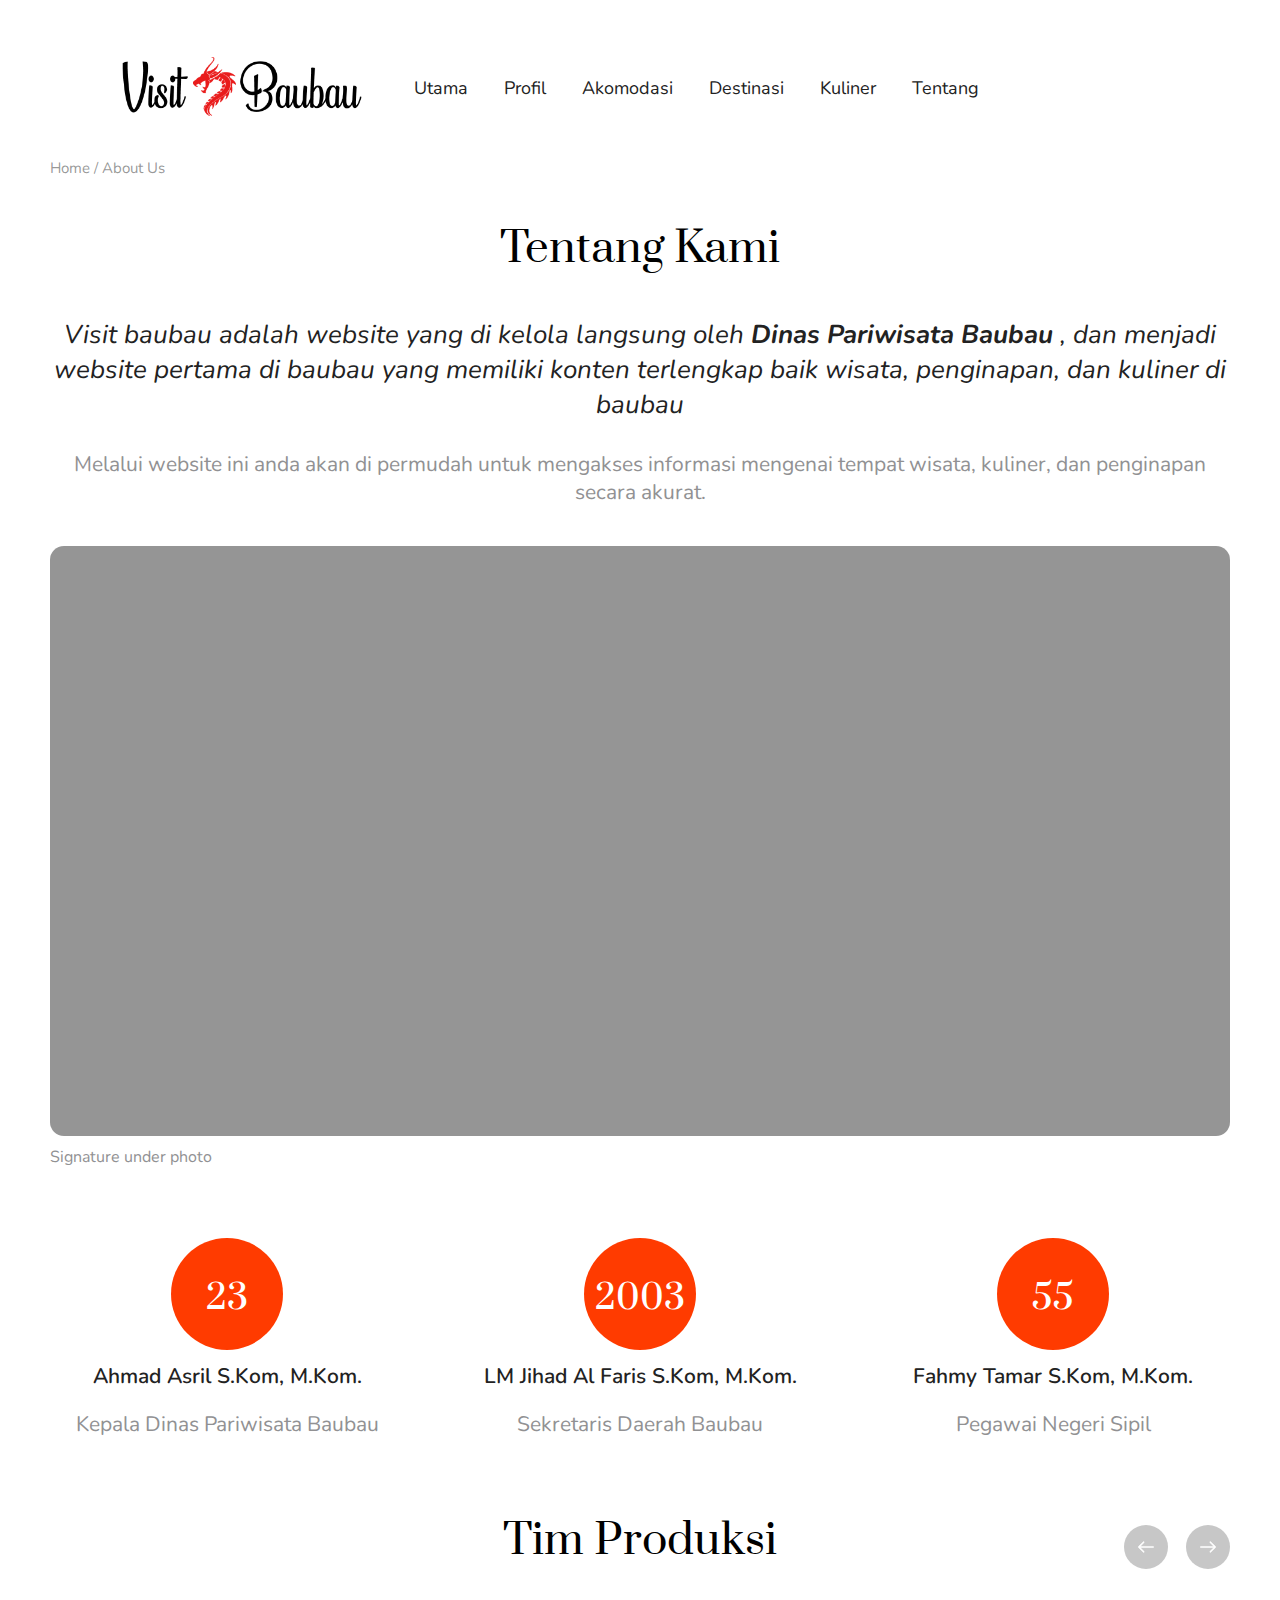
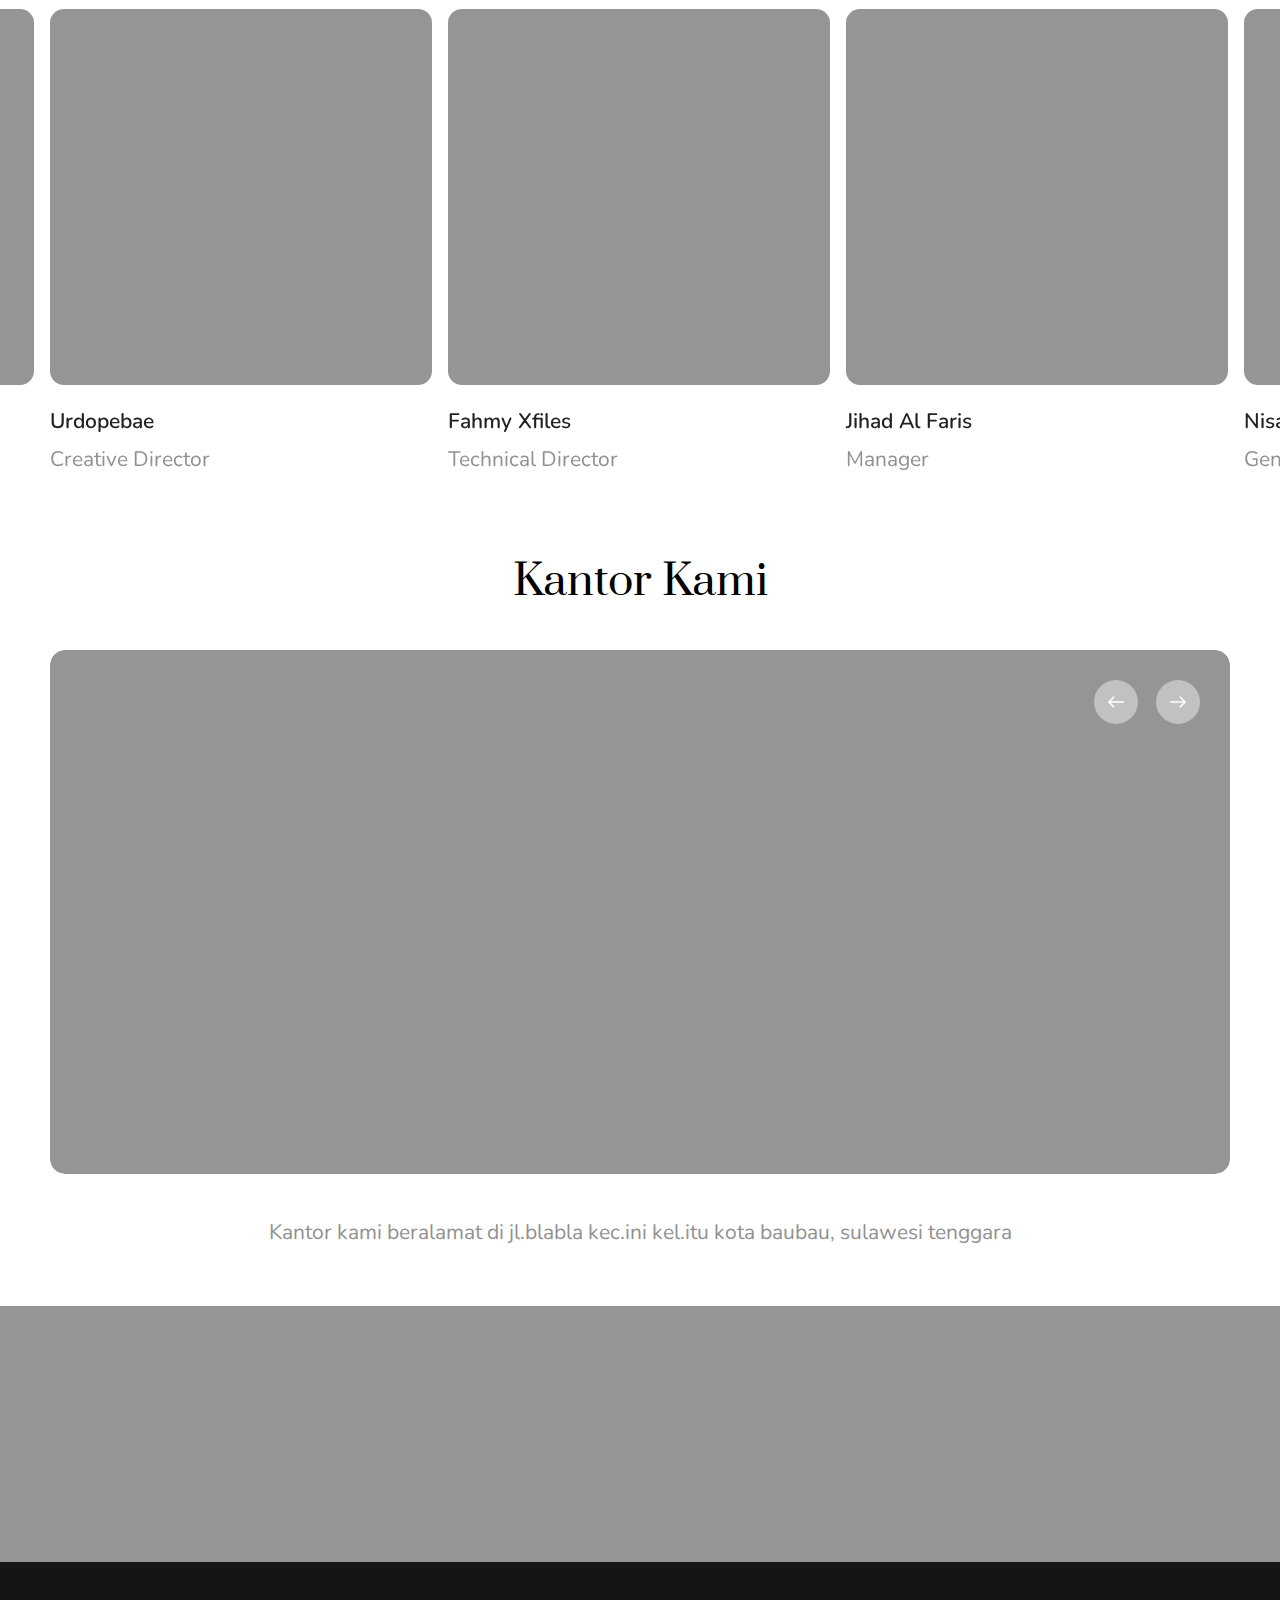
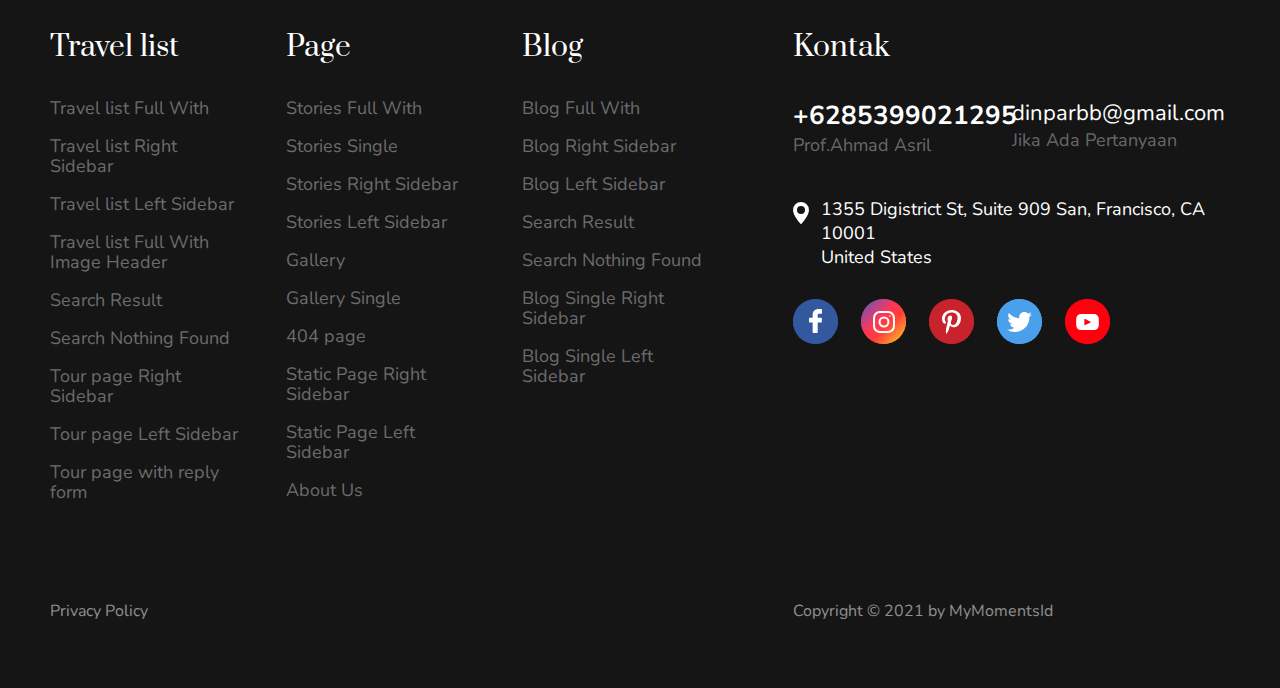
<file: pages/tentang/index.html>
<!DOCTYPE html>
<html lang="en">

<head>
    <meta charset="UTF-8">
    <meta name="viewport" content="width=device-width, initial-scale=1, maximum-scale=1">
    <title>Trip in</title>
    <link href="https://fonts.googleapis.com/css?family=Nunito:400,700&display=swap" rel="stylesheet">
    <link href="https://fonts.googleapis.com/css?family=Prata&display=swap" rel="stylesheet">
    <link rel="stylesheet" href="../../css/style.css">
    <link rel="apple-touch-icon" sizes="180x180" href="../../img/favicons/apple-touch-icon.png">
    <link rel="icon" type="image/png" sizes="32x32" href="../../img/favicons/favicon-32x32.png">
    <link rel="icon" type="image/png" sizes="16x16" href="../../img/favicons/favicon-16x16.png">
    <link rel="icon" type="image/png" sizes="16x16" href="../../img/favicons/android-chrome-192x192.png">
    <link rel="icon" type="image/png" sizes="16x16" href="../../img/favicons/android-chrome-512x512.png">
    <link rel="icon" type="image/png" href="../../img/favicons/favicon-32x32.png" sizes="32x32">
    <link rel="icon" type="image/png" sizes="16x16" href="../../img/favicons/favicon.ico">
    <meta name="msapplication-TileColor" content="#151515">
    <meta name="theme-color" content="#151515">
</head>

<body>
    <div class="container">
        <div class="top_panel inversion">
            <div class="wrap">
                <div class="wrap_float">
                    <div class="left">
                        <a href="" class="logo">
                            <img src="../../img/logo_inversed.png" alt="" style="width:240px; height:auto;">
                        </a>
                    </div>
                    <div class="menu_wrap" id="menu_wrap" style="margin-top: 30px">
                        <div class="scroll">
                            <div class="center">
                                <div class="menu">
                                    <ul>
                                        <li><a href="/"><span>Utama</span></a></li>
                                        <li class="dropdown_li">
                                            <a href="#" class=""><span>Profil</span></a>
                                            <ul class="dropdown_ul">
                                                <li><a href="../../travel-list-full-width.html">Struktur Organisasi</a></li>
                                                <li><a href="../../travel-list-right-sidebar.html">Visi Misi</a></li>
                                                <li><a href="../../travel-list-left-sidebar.html">Alamat Kantor</a></li>
                                            </ul>
                                        </li>
                                        <li class="dropdown_li">
                                            <a href="../../#"><span>Akomodasi</span></a>
                                            <ul class="dropdown_ul">
                                                <li><a href="../../stories-full-width.html">Hotel</a></li>
                                                <li><a href="../../story.html">Penginapan</a></li>
                                            </ul>
                                        </li>
                                        <li class="dropdown_li">
                                            <a href="../../#"><span>Destinasi</span></a>
                                            <ul class="dropdown_ul">
                                                <li><a href="../../blog-full-width.html">Pantai</a></li>
                                                <li><a href="../../blog-right-sidebar.html">Situs Budaya</a></li>
                                                <li><a href="../../blog-left-sidebar.html">Goa</a></li>
                                                <li><a href="../../blog-search-results.html">Muara</a></li>
                                                <li><a href="../../blog-search-results-not-found.html">Taman Wisata</a></li>
                                                <li><a href="../../blog-single-right-sidebar.html">Air Terjun</a></li>
                                                <li><a href="../../blog-single-left-sidebar.html">Perkemahan</a></li>
                                            </ul>
                                        </li>
                                        <li class="dropdown_li">
                                            <a href="../../#"><span>Kuliner</span></a>
                                            <ul class="dropdown_ul">
                                                <li><a href="../../blog-full-width.html">Restoran</a></li>
                                                <li><a href="../../blog-right-sidebar.html">Jajanan Lokal</a></li>
                                                <li><a href="../../blog-left-sidebar.html">Kedai Kopi</a></li>
                                            </ul>
                                        </li>
                                        <li><a href="../../contacts.html"><span>Tentang</span></a></li>
                                    </ul>
                                    <div class="mobile_content">
                                        <div class="currency_mob">
                                            <select>
                                                <option value="usd">usd</option>
                                                <option value="rub">rub</option>
                                                <option value="eur">eur</option>
                                            </select>
                                            <p>
                                                Chosen currency
                                            </p>
                                        </div>
                                        <div class="tel">
                                            <a href="../../tel:+0034411345777">+ 00 344 113 457 77</a>
                                            <p>Round the clock support</p>
                                        </div>
                                        <div class="social">
                                            <a href="../../#" class="link facebook"><span></span></a>
                                            <a href="../../#" class="link instagram"><span></span></a>
                                            <a href="../../#" class="link pinterest"><span></span></a>
                                            <a href="../../#" class="link twitter"><span></span></a>
                                            <a href="../../#" class="link youtube"><span></span></a>
                                        </div>
                                    </div>
                                </div>
                                <div class="close" id="menu-close">
                                    <span></span>
                                    <span></span>
                                    <span></span>
                                </div>
                            </div>
                        </div>
                    </div>
                    <div class="mobile_btn" id="mobile_btn">
                        <span></span>
                        <span></span>
                        <span></span>
                    </div>
                </div>
            </div>
        </div>
        <div class="breadcrumbs" style="margin-top: 28px;">
            <div class="wrap">
                <div class="wrap_float">
                    <a href="#">Home</a>
                    <span class="separator">/</span>
                    <a href="#">About Us</a>
                </div>
            </div>
        </div>
        <div class="page about-us-page">
            <div class="about-us">
                <div class="wrap">
                    <div class="wrap_float">
                        <h1 class="title">Tentang Kami</h1>
                        <p class="description">
                            Visit baubau adalah website yang di kelola langsung oleh <b style="text-transform: capitalize;">dinas pariwisata baubau</b> , dan menjadi website pertama di baubau yang memiliki konten terlengkap baik wisata, penginapan, dan
                            kuliner di baubau
                        </p>
                        <p class="text">
                            Melalui website ini anda akan di permudah untuk mengakses informasi mengenai tempat wisata, kuliner, dan penginapan secara akurat.
                        </p>
                        <div class="image-block">
                            <img alt="" src="../../img/demo-bg-2.jpg" style="width: 100%;">
                            <span>Signature under photo</span>
                        </div>
                    </div>
                </div>
            </div>
            <div class="statistics">
                <div class="wrap">
                    <div class="wrap_float">
                        <div class="statistics_item">
                            <div class="_value">
                                23
                            </div>
                            <h3 class="_title">Ahmad Asril S.Kom, M.Kom.</h3>
                            <p class="_text">Kepala Dinas Pariwisata Baubau</p>
                        </div>
                        <div class="statistics_item">
                            <div class="_value">
                                2003
                            </div>
                            <h3 class="_title">LM Jihad Al Faris S.Kom, M.Kom.</h3>
                            <p class="_text">Sekretaris Daerah Baubau</p>
                        </div>
                        <div class="statistics_item">
                            <div class="_value">
                                55
                            </div>
                            <h3 class="_title">Fahmy Tamar S.Kom, M.Kom.</h3>
                            <p class="_text">Pegawai Negeri Sipil</p>
                        </div>
                    </div>
                </div>
            </div>
            <div class="team">
                <div class="wrap">
                    <div class="wrap_float">
                        <div class="team-head">
                            <h2 class="title">Tim Produksi</h2>
                            <div class="arrows" id="team_arrows">
                                <div class="arrow prev"></div>
                                <div class="arrow next"></div>
                            </div>
                        </div>
                        <div class="team-body">
                            <div class="slider">
                                <div class="team_slider" id="team_slider">
                                    <div class="team_item">
                                        <div class="image">
                                            <div class="img_wrap">
                                                <img alt="" src="../../img/demo-bg.jpg">
                                            </div>
                                            <div class="socials">
                                                <div class="links">
                                                    <a class="facebook" href="#"></a>
                                                    <a class="instagram" href="#"></a>
                                                    <a class="pinterest" href="#"></a>
                                                    <a class="twitter" href="#"></a>
                                                </div>
                                            </div>
                                        </div>
                                        <p class="name">Urdopebae</p>
                                        <p class="position">Creative Director</p>
                                    </div>
                                    <div class="team_item">
                                        <div class="image">
                                            <div class="img_wrap">
                                                <img alt="" src="../../img/demo-bg.jpg">
                                            </div>
                                            <div class="socials">
                                                <div class="links">
                                                    <a class="facebook" href="#"></a>
                                                    <a class="instagram" href="#"></a>
                                                    <a class="pinterest" href="#"></a>
                                                    <a class="twitter" href="#"></a>
                                                </div>
                                            </div>
                                        </div>
                                        <p class="name">Fahmy Xfiles</p>
                                        <p class="position">Technical Director</p>
                                    </div>
                                    <div class="team_item">
                                        <div class="image">
                                            <div class="img_wrap">
                                                <img alt="" src="../../img/demo-bg.jpg">
                                            </div>
                                            <div class="socials">
                                                <div class="links">
                                                    <a class="facebook" href="#"></a>
                                                    <a class="instagram" href="#"></a>
                                                    <a class="pinterest" href="#"></a>
                                                    <a class="twitter" href="#"></a>
                                                </div>
                                            </div>
                                        </div>
                                        <p class="name">Jihad Al Faris</p>
                                        <p class="position">Manager</p>
                                    </div>
                                    <div class="team_item">
                                        <div class="image">
                                            <div class="img_wrap">
                                                <img alt="" src="../../img/demo-bg.jpg">
                                            </div>
                                            <div class="socials">
                                                <div class="links">
                                                    <a class="facebook" href="#"></a>
                                                    <a class="instagram" href="#"></a>
                                                    <a class="pinterest" href="#"></a>
                                                    <a class="twitter" href="#"></a>
                                                </div>
                                            </div>
                                        </div>
                                        <p class="name">Nisa Sabyan</p>
                                        <p class="position">General Director</p>
                                    </div>
                                    <div class="team_item">
                                        <div class="image">
                                            <div class="img_wrap">
                                                <img alt="" src="../../img/demo-bg.jpg">
                                            </div>
                                            <div class="socials">
                                                <div class="links">
                                                    <a class="facebook" href="#"></a>
                                                    <a class="instagram" href="#"></a>
                                                    <a class="pinterest" href="#"></a>
                                                    <a class="twitter" href="#"></a>
                                                </div>
                                            </div>
                                        </div>
                                        <p class="name">Dicky Agusputro</p>
                                        <p class="position">Finance Director</p>
                                    </div>
                                </div>
                            </div>
                        </div>
                    </div>
                </div>
            </div>
            <div class="office">
                <div class="wrap">
                    <div class="wrap_float">
                        <h2 class="title">Kantor Kami</h2>
                        <div class="slider_wrap">
                            <div class="arrows" id="office_arrows">
                                <div class="arrow prev"></div>
                                <div class="arrow next"></div>
                            </div>
                            <div class="office_slider" id="office_slider">
                                <div class="slide"><img alt="" src="../../img/demo-bg.jpg"></div>
                                <div class="slide"><img alt="" src="../../img/demo-bg.jpg"></div>
                            </div>
                        </div>
                        <p class="text">
                            Kantor kami beralamat di jl.blabla kec.ini kel.itu kota baubau, sulawesi tenggara
                        </p>
                    </div>
                </div>
            </div>
        </div>
        <div class="instagram_posts">
            <div class="posts">
                <a class="post">
                    <div class="sq_parent">
                        <div class="sq_wrap">
                            <div class="sq_content">
                                <img alt="" src="../../img/demo-bg.jpg">
                            </div>
                        </div>
                    </div>
                </a>
                <a class="post">
                    <div class="sq_parent">
                        <div class="sq_wrap">
                            <div class="sq_content">
                                <img alt="" src="../../img/demo-bg.jpg">
                            </div>
                        </div>
                    </div>
                </a>
                <a class="post">
                    <div class="sq_parent">
                        <div class="sq_wrap">
                            <div class="sq_content">
                                <img alt="" src="../../img/demo-bg.jpg">
                            </div>
                        </div>
                    </div>
                </a>
                <a class="post">
                    <div class="sq_parent">
                        <div class="sq_wrap">
                            <div class="sq_content">
                                <img alt="" src="../../img/demo-bg.jpg">
                            </div>
                        </div>
                    </div>
                </a>
                <a class="post">
                    <div class="sq_parent">
                        <div class="sq_wrap">
                            <div class="sq_content">
                                <img alt="" src="../../img/demo-bg.jpg">
                            </div>
                        </div>
                    </div>
                </a>
            </div>
        </div>
        <div class="footer">
            <div class="wrap">
                <div class="wrap_float">
                    <div class="footer_top">
                        <div class="left">
                            <div class="col">
                                <div class="_title m_title">
                                    Travel list
                                </div>
                                <ul>
                                    <li>
                                        <a href="travel-list-full-width.html">Travel list Full With</a>
                                    </li>
                                    <li>
                                        <a href="travel-list-right-sidebar.html">Travel list Right Sidebar</a>
                                    </li>
                                    <li>
                                        <a href="travel-list-left-sidebar.html">Travel list Left Sidebar</a>
                                    </li>
                                    <li>
                                        <a href="travel-list-image-header.html">Travel list Full With Image Header</a>
                                    </li>
                                    <li>
                                        <a href="search-results.html">Search Result</a>
                                    </li>
                                    <li>
                                        <a href="search-results-not-found.html">Search Nothing Found</a>
                                    </li>
                                    <li>
                                        <a href="tour-page-right-sidebar.html">Tour page Right Sidebar</a>
                                    </li>
                                    <li>
                                        <a href="tour-page-left-sidebar.html">Tour page Left Sidebar</a>
                                    </li>
                                    <li>
                                        <a href="tour-page-right-sidebar-width-reply.html">Tour page with reply form</a>
                                    </li>
                                </ul>
                            </div>
                            <div class="col">
                                <div class="_title m_title">
                                    Page
                                </div>
                                <ul>
                                    <li>
                                        <a href="stories-full-width.html">Stories Full With</a>
                                    </li>
                                    <li>
                                        <a href="story.html">Stories Single</a>
                                    </li>
                                    <li>
                                        <a href="stories-right-sidebar.html">Stories Right Sidebar</a>
                                    </li>
                                    <li>
                                        <a href="stories-left-sidebar.html">Stories Left Sidebar</a>
                                    </li>
                                    <li>
                                        <a href="gallery.html">Gallery</a>
                                    </li>
                                    <li>
                                        <a href="gallery-single.html">Gallery Single</a>
                                    </li>
                                    <li>
                                        <a href="404.html">404 page</a>
                                    </li>
                                    <li>
                                        <a href="static-page-right-sidebar.html">Static Page Right Sidebar</a>
                                    </li>
                                    <li>
                                        <a href="static-page-left-sidebar.html">Static Page Left Sidebar</a>
                                    </li>
                                    <li>
                                        <a href="about-us.html">About Us</a>
                                    </li>
                                </ul>
                            </div>
                            <div class="col">
                                <div class="_title m_title">
                                    Blog
                                </div>
                                <ul>
                                    <li>
                                        <a href="blog-full-width.html">Blog Full With</a>
                                    </li>
                                    <li>
                                        <a href="blog-right-sidebar.html">Blog Right Sidebar</a>
                                    </li>
                                    <li>
                                        <a href="blog-left-sidebar.html">Blog Left Sidebar</a>
                                    </li>
                                    <li>
                                        <a href="blog-search-results.html">Search Result</a>
                                    </li>
                                    <li>
                                        <a href="blog-search-results-not-found.html">Search Nothing Found</a>
                                    </li>
                                    <li>
                                        <a href="blog-single-right-sidebar.html">Blog Single Right Sidebar</a>
                                    </li>
                                    <li>
                                        <a href="blog-single-left-sidebar.html">Blog Single Left Sidebar</a>
                                    </li>
                                </ul>
                            </div>
                        </div>
                        <div class="right">
                            <div class="_title">
                                Kontak
                            </div>
                            <div class="contacts_info">
                                <div class="tel">
                                    <a href="tel:+19092020119">+6285399021295</a>
                                    <p>Prof.Ahmad Asril</p>
                                </div>
                                <div class="email">
                                    <a href="mailto:info@hellodigi.ru">dinparbb@gmail.com</a>
                                    <p>Jika Ada Pertanyaan</p>
                                </div>
                                <div class="address">
                                    1355 Digistrict St, Suite 909 San, Francisco, CA 10001<br> United States
                                </div>
                            </div>
                            <div class="socials social-links">
                                <a class="link facebook" href="#"><span></span></a>
                                <a class="link instagram" href="#"><span></span></a>
                                <a class="link pinterest" href="#"><span></span></a>
                                <a class="link twitter" href="#"><span></span></a>
                                <a class="link youtube" href="#"><span></span></a>
                            </div>
                        </div>
                    </div>
                    <div class="footer_bottom">
                        <div class="left">
                            <a href="#">Privacy Policy</a>
                        </div>
                        <div class="right">
                            Copyright © 2021 by MyMomentsId
                        </div>
                    </div>
                </div>
            </div>
        </div>

    </div>

    <script src="../../js/jquery.min.js"></script>
    <script src="../../js/jquery-ui.min.js"></script>
    <script src="../../js/lightgallery.js"></script>
    <script src="../../js/jquery.mousewheel.min.js"></script>
    <script src="../../js/slick.min.js"></script>
    <script src="../../js/hammer.js"></script>
    <script src="../../js/scripts.js"></script>
</body>

</html>
</file>
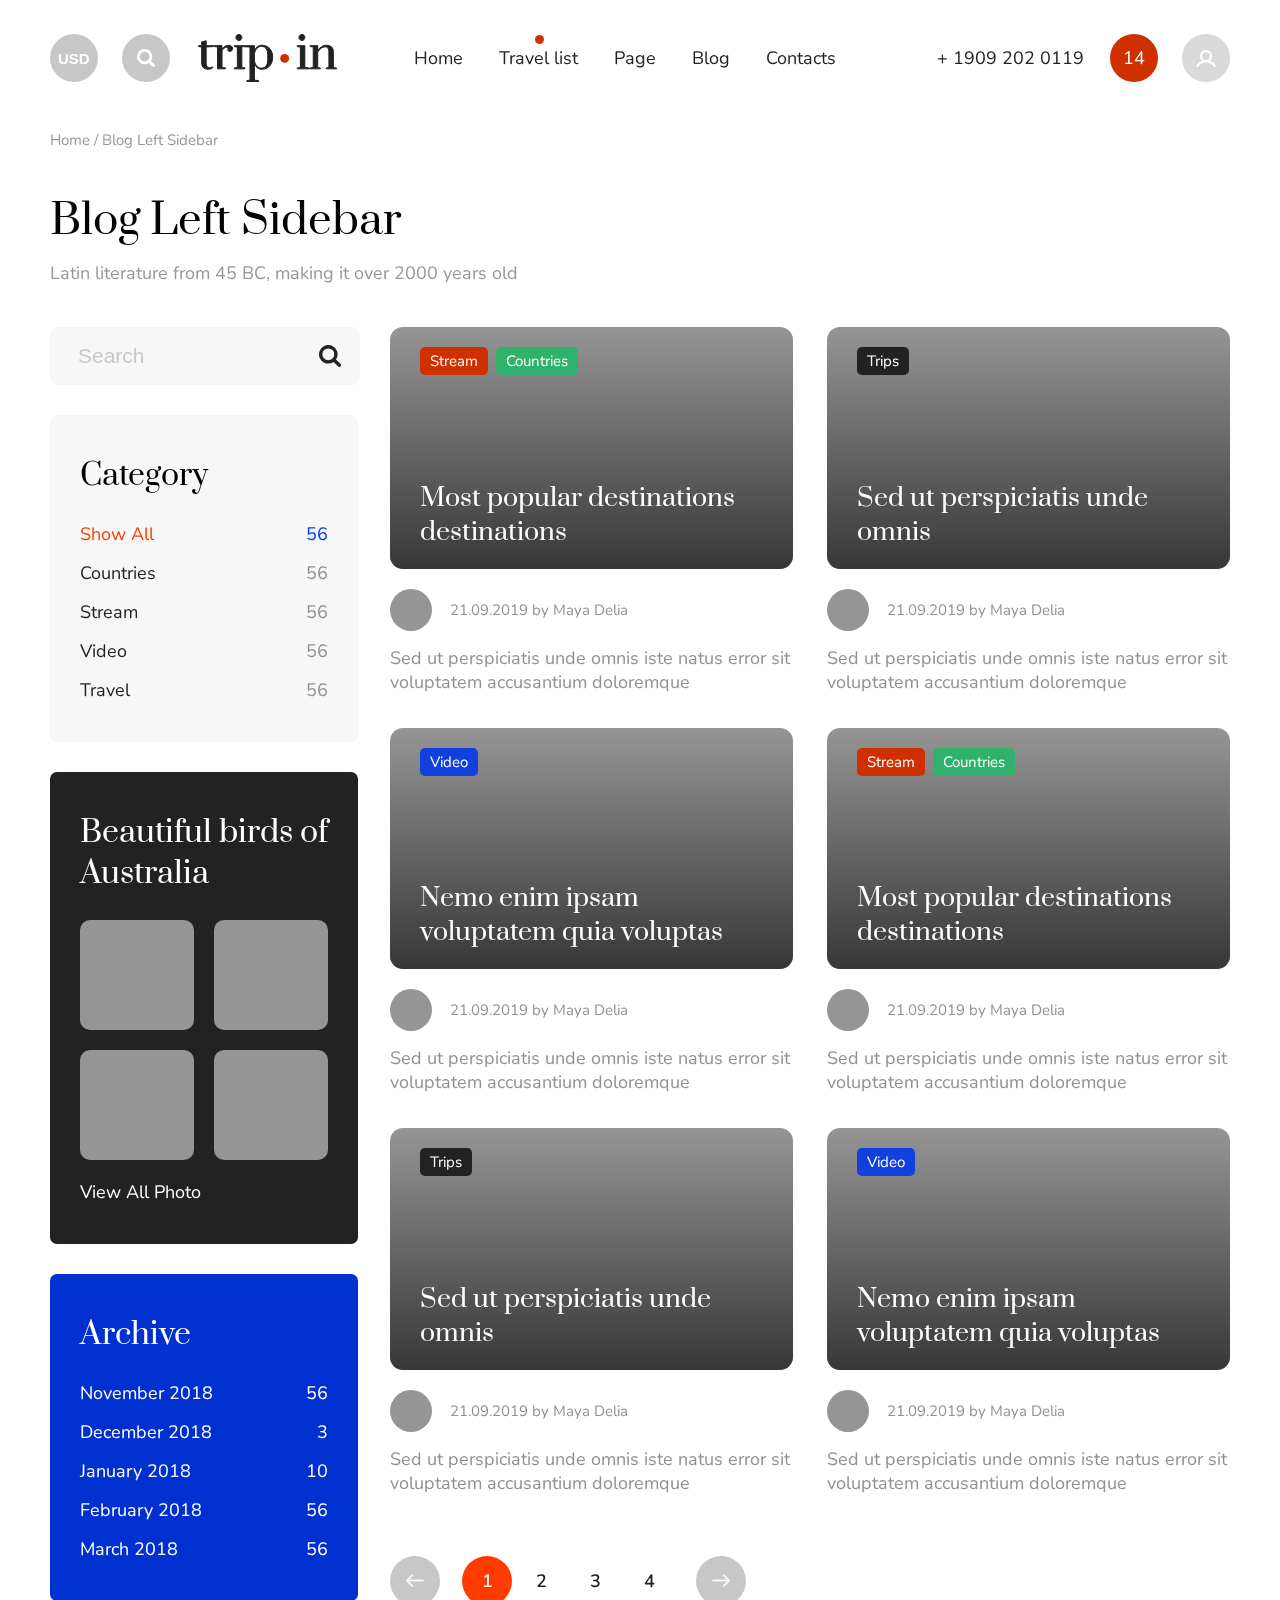
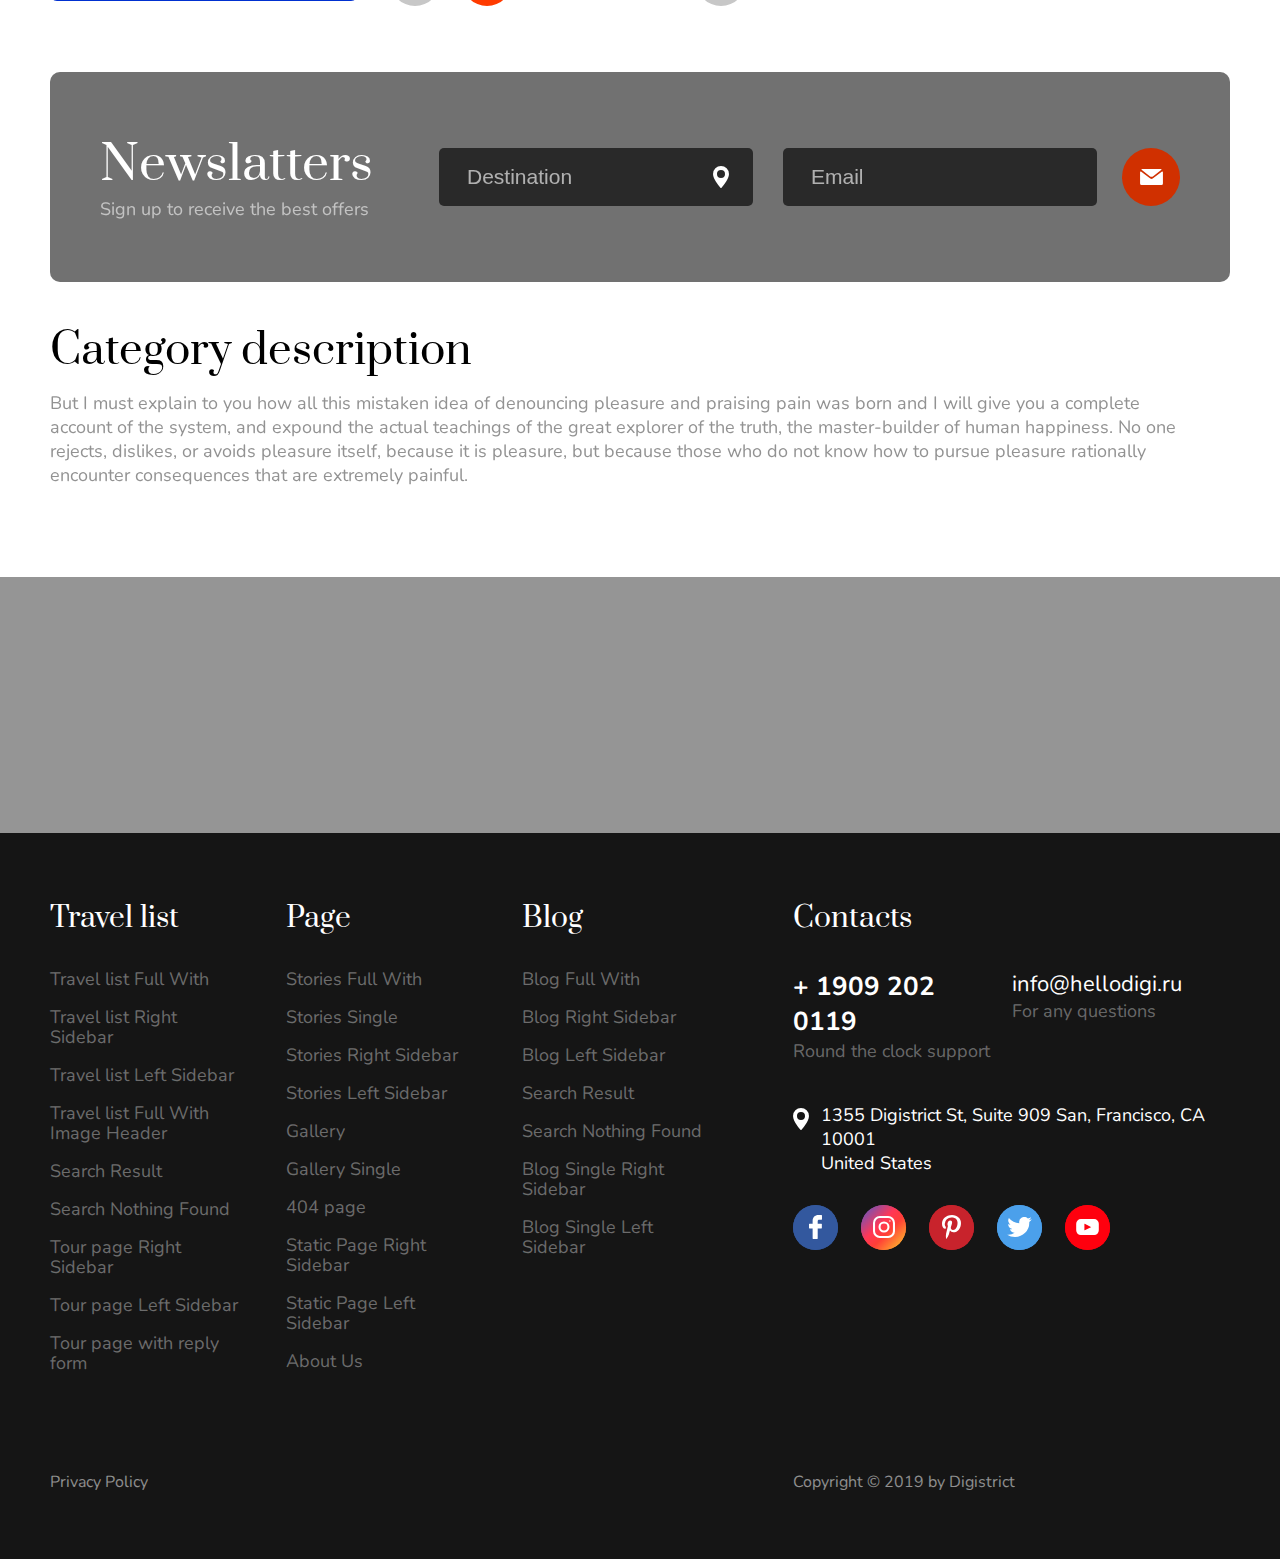
<file: blog-left-sidebar.html>
<!DOCTYPE html>
<html lang="en">

<head>
    <meta charset="UTF-8">
    <meta name="viewport" content="width=device-width, initial-scale=1, maximum-scale=1">
    <title>Trip in</title>
    <link href="https://fonts.googleapis.com/css?family=Nunito:400,700&display=swap" rel="stylesheet">
    <link href="https://fonts.googleapis.com/css?family=Prata&display=swap" rel="stylesheet">
    <link rel="stylesheet" href="css/style.css">
    <link rel="apple-touch-icon" sizes="180x180" href="img/favicons/apple-touch-icon.png">
    <link rel="icon" type="image/png" sizes="32x32" href="img/favicons/favicon-32x32.png">
    <link rel="icon" type="image/png" sizes="16x16" href="img/favicons/favicon-16x16.png">
    <link rel="icon" type="image/png" sizes="16x16" href="img/favicons/android-chrome-192x192.png">
    <link rel="icon" type="image/png" sizes="16x16" href="img/favicons/android-chrome-512x512.png">
    <link rel="icon" type="image/png" href="img/favicons/favicon-32x32.png" sizes="32x32">
    <link rel="icon" type="image/png" sizes="16x16" href="img/favicons/favicon.ico">
    <meta name="msapplication-TileColor" content="#151515">
    <meta name="theme-color" content="#151515">
</head>

<body>
    <div class="container">
        <div class="top_panel inversion">
            <div class="wrap">
                <div class="wrap_float">
                    <div class="currency">
                        <select>
                            <option value="usd">usd</option>
                            <option value="eur">eur</option>
                            <option value="rub">rub</option>
                        </select>
                    </div>
                    <div class="left">
                        <div class="search_btn"></div>
                        <a href="/" class="logo">
                            <img src="img/logo-black.svg" alt="">
                        </a>
                    </div>
                    <div class="menu_wrap" id="menu_wrap">
                        <div class="scroll">
                            <div class="center">
                                <div class="menu">
                                    <ul>
                                        <li><a href="/"><span>Home</span></a></li>
                                        <li class="dropdown_li">
                                            <a href="#" class="active"><span>Travel list</span></a>
                                            <ul class="dropdown_ul">
                                                <li><a href="travel-list-full-width.html">Travel list Full With</a></li>
                                                <li><a href="travel-list-right-sidebar.html">Travel list Right Sidebar</a></li>
                                                <li><a href="travel-list-left-sidebar.html">Travel list Left Sidebar</a></li>
                                                <li><a href="travel-list-image-header.html">Travel list Full With Image Header</a></li>
                                                <li><a href="search-results.html">Search Result</a></li>
                                                <li><a href="search-results-not-found.html">Search Nothing Found</a></li>
                                                <li><a href="tour-page-right-sidebar.html">Tour page Right Sidebar</a></li>
                                                <li><a href="tour-page-left-sidebar.html">Tour page Left Sidebar</a></li>
                                                <li><a href="tour-page-right-sidebar-width-reply.html">Tour page with reply form</a></li>
                                            </ul>
                                        </li>
                                        <li class="dropdown_li">
                                            <a href="#"><span>Page</span></a>
                                            <ul class="dropdown_ul">
                                                <li><a href="stories-full-width.html">Stories Full With</a></li>
                                                <li><a href="story.html">Stories Single</a></li>
                                                <li><a href="stories-right-sidebar.html">Stories Right Sidebar</a></li>
                                                <li><a href="stories-left-sidebar.html">Stories Left Sidebar</a></li>
                                                <li><a href="gallery.html">Gallery</a></li>
                                                <li><a href="gallery-single.html">Gallery Single</a></li>
                                                <li><a href="404.html">404 page</a></li>
                                                <li><a href="static-page-right-sidebar.html">Static Page Right Sidebar</a></li>
                                                <li><a href="static-page-left-sidebar.html">Static Page Left Sidebar</a></li>
                                                <li><a href="about-us.html">About Us</a></li>
                                            </ul>
                                        </li>
                                        <li class="dropdown_li">
                                            <a href="#"><span>Blog</span></a>
                                            <ul class="dropdown_ul">
                                                <li><a href="blog-full-width.html">Blog Full With</a></li>
                                                <li><a href="blog-right-sidebar.html">Blog Right Sidebar</a></li>
                                                <li><a href="blog-left-sidebar.html">Blog Left Sidebar</a></li>
                                                <li><a href="blog-search-results.html">Search Result</a></li>
                                                <li><a href="blog-search-results-not-found.html">Search Nothing Found</a></li>
                                                <li><a href="blog-single-right-sidebar.html">Blog Single Right Sidebar</a></li>
                                                <li><a href="blog-single-left-sidebar.html">Blog Single Left Sidebar</a></li>
                                            </ul>
                                        </li>
                                        <li><a href="contacts.html"><span>Contacts</span></a></li>
                                    </ul>
                                    <div class="mobile_content">
                                        <div class="currency_mob">
                                            <select>
                                                <option value="usd">usd</option>
                                                <option value="rub">rub</option>
                                                <option value="eur">eur</option>
                                            </select>
                                            <p>
                                                Chosen currency
                                            </p>
                                        </div>
                                        <div class="tel">
                                            <a href="tel:+00344113457">+ 00 344 113 457 77</a>
                                            <p>Round the clock support</p>
                                        </div>
                                        <div class="social">
                                            <a href="#" class="link facebook"><span></span></a>
                                            <a href="#" class="link instagram"><span></span></a>
                                            <a href="#" class="link pinterest"><span></span></a>
                                            <a href="#" class="link twitter"><span></span></a>
                                            <a href="#" class="link youtube"><span></span></a>
                                        </div>
                                    </div>
                                </div>
                                <div class="close" id="menu-close">
                                    <span></span>
                                    <span></span>
                                    <span></span>
                                </div>
                            </div>
                            <div class="right">
                                <div class="tel"><a href="tel:+19092020119"><span>+ 1909 202 0119</span></a></div>
                                <a class="favorites-count" title="Favourites" href="favourites.html">
                                    <div class="_counter">14</div>
                                    <div class="_text">Favourites</div>
                                </a>
                            </div>
                            <div class="user" id="userblock">
                                <div class="userlink" id="userlink"></div>
                                <div class="usermenu" id="usermenu">
                                    <ul>
                                        <li><a href="#" class="js-popup-open" data-href="#login">Login</a></li>
                                        <li><a href="#" class="js-popup-open" data-href="#registration">Registration</a></li>
                                        <li><a href="#" class="js-popup-open" data-href="#recovery-pass">Forgot password?</a></li>
                                        <li><a href="#" class="js-popup-open" data-href="#profile-setting">Setting</a></li>
                                    </ul>
                                </div>
                            </div>
                        </div>
                    </div>
                    <div class="mobile_btn" id="mobile_btn">
                        <span></span>
                        <span></span>
                        <span></span>
                    </div>
                </div>
            </div>
        </div>
        <div class="breadcrumbs">
            <div class="wrap">
                <div class="wrap_float">
                    <a href="#">Home</a>
                    <span class="separator">/</span>
                    <a href="#">Blog Left Sidebar</a>
                </div>
            </div>
        </div>
        <div class="page blog-list-page left-sidebar">
            <div class="wrap">
                <div class="wrap_float">
                    <div class="page_head">
                        <h1 class="title">
                            Blog Left Sidebar
                        </h1>
                        <p class="subtitle">
                            Latin literature from 45 BC, making it over 2000 years old
                        </p>
                        <div class="search_wrap mobile_search">
                            <input type="text" class="input" placeholder="Search">
                            <button class="submit"></button>
                        </div>
                    </div>
                    <div class="page_body">
                        <div class="left_content">
                            <div class="blog-list">
                                <a href="blog-single-left-sidebar.html" class="blog_item">
                                    <div class="blog_item_top" style="background-image: url(img/demo-bg.jpg);">
                                        <div class="sq_parent">
                                            <div class="sq_wrap">
                                                <div class="sq_content">
                                                    <div class="tags">
                                                        <div class="tag red">Stream</div>
                                                        <div class="tag green">Countries</div>
                                                    </div>
                                                    <h3 class="_title">
                                                        Most popular destinations destinations
                                                    </h3>
                                                </div>
                                            </div>
                                        </div>
                                        <div class="shadow js-shadow"></div>
                                    </div>
                                    <div class="blog_item_bottom">
                                        <div class="author">
                                            <div class="userpic">
                                                <img src="img/demo-bg.jpg" alt="">
                                            </div>
                                            <p class="date">21.09.2019 by Maya Delia</p>
                                        </div>
                                        <p class="text">
                                            Sed ut perspiciatis unde omnis iste natus error sit voluptatem accusantium doloremque
                                        </p>
                                    </div>
                                </a>

                                <a href="blog-single-left-sidebar.html" class="blog_item">
                                    <div class="blog_item_top" style="background-image: url(img/demo-bg.jpg);">
                                        <div class="sq_parent">
                                            <div class="sq_wrap">
                                                <div class="sq_content">
                                                    <div class="tags">
                                                        <div class="tag black">Trips</div>
                                                    </div>
                                                    <h3 class="_title">
                                                        Sed ut perspiciatis unde omnis
                                                    </h3>
                                                </div>
                                            </div>
                                        </div>
                                        <div class="shadow js-shadow"></div>
                                    </div>
                                    <div class="blog_item_bottom">
                                        <div class="author">
                                            <div class="userpic">
                                                <img src="img/demo-bg.jpg" alt="">
                                            </div>
                                            <p class="date">21.09.2019 by Maya Delia</p>
                                        </div>
                                        <p class="text">
                                            Sed ut perspiciatis unde omnis iste natus error sit voluptatem accusantium doloremque
                                        </p>
                                    </div>
                                </a>

                                <a href="blog-single-left-sidebar.html" class="blog_item">
                                    <div class="blog_item_top" style="background-image: url(img/demo-bg.jpg);">
                                        <div class="sq_parent">
                                            <div class="sq_wrap">
                                                <div class="sq_content">
                                                    <div class="tags">
                                                        <div class="tag blue">Video</div>
                                                    </div>
                                                    <h3 class="_title">
                                                        Nemo enim ipsam voluptatem quia voluptas
                                                    </h3>
                                                </div>
                                            </div>
                                        </div>
                                        <div class="shadow js-shadow"></div>
                                    </div>
                                    <div class="blog_item_bottom">
                                        <div class="author">
                                            <div class="userpic">
                                                <img src="img/demo-bg.jpg" alt="">
                                            </div>
                                            <p class="date">21.09.2019 by Maya Delia</p>
                                        </div>
                                        <p class="text">
                                            Sed ut perspiciatis unde omnis iste natus error sit voluptatem accusantium doloremque
                                        </p>
                                    </div>
                                </a>

                                <a href="blog-single-left-sidebar.html" class="blog_item">
                                    <div class="blog_item_top" style="background-image: url(img/demo-bg.jpg);">
                                        <div class="sq_parent">
                                            <div class="sq_wrap">
                                                <div class="sq_content">
                                                    <div class="tags">
                                                        <div class="tag red">Stream</div>
                                                        <div class="tag green">Countries</div>
                                                    </div>
                                                    <h3 class="_title">
                                                        Most popular destinations destinations
                                                    </h3>
                                                </div>
                                            </div>
                                        </div>
                                        <div class="shadow js-shadow"></div>
                                    </div>
                                    <div class="blog_item_bottom">
                                        <div class="author">
                                            <div class="userpic">
                                                <img src="img/demo-bg.jpg" alt="">
                                            </div>
                                            <p class="date">21.09.2019 by Maya Delia</p>
                                        </div>
                                        <p class="text">
                                            Sed ut perspiciatis unde omnis iste natus error sit voluptatem accusantium doloremque
                                        </p>
                                    </div>
                                </a>

                                <a href="blog-single-left-sidebar.html" class="blog_item">
                                    <div class="blog_item_top" style="background-image: url(img/demo-bg.jpg);">
                                        <div class="sq_parent">
                                            <div class="sq_wrap">
                                                <div class="sq_content">
                                                    <div class="tags">
                                                        <div class="tag black">Trips</div>
                                                    </div>
                                                    <h3 class="_title">
                                                        Sed ut perspiciatis unde omnis
                                                    </h3>
                                                </div>
                                            </div>
                                        </div>
                                        <div class="shadow js-shadow"></div>
                                    </div>
                                    <div class="blog_item_bottom">
                                        <div class="author">
                                            <div class="userpic">
                                                <img src="img/demo-bg.jpg" alt="">
                                            </div>
                                            <p class="date">21.09.2019 by Maya Delia</p>
                                        </div>
                                        <p class="text">
                                            Sed ut perspiciatis unde omnis iste natus error sit voluptatem accusantium doloremque
                                        </p>
                                    </div>
                                </a>

                                <a href="blog-single-left-sidebar.html" class="blog_item">
                                    <div class="blog_item_top" style="background-image: url(img/demo-bg.jpg);">
                                        <div class="sq_parent">
                                            <div class="sq_wrap">
                                                <div class="sq_content">
                                                    <div class="tags">
                                                        <div class="tag blue">Video</div>
                                                    </div>
                                                    <h3 class="_title">
                                                        Nemo enim ipsam voluptatem quia voluptas
                                                    </h3>
                                                </div>
                                            </div>
                                        </div>
                                        <div class="shadow js-shadow"></div>
                                    </div>
                                    <div class="blog_item_bottom">
                                        <div class="author">
                                            <div class="userpic">
                                                <img src="img/demo-bg.jpg" alt="">
                                            </div>
                                            <p class="date">21.09.2019 by Maya Delia</p>
                                        </div>
                                        <p class="text">
                                            Sed ut perspiciatis unde omnis iste natus error sit voluptatem accusantium doloremque
                                        </p>
                                    </div>
                                </a>

                            </div>
                            <div class="pagination">
                                <a class="arrow prev"></a>
                                <ul>
                                    <li><a href="#" class="active">1</a></li>
                                    <li><a href="#">2</a></li>
                                    <li><a href="#">3</a></li>
                                    <li><a href="#">4</a></li>
                                </ul>
                                <a class="arrow next"></a>
                            </div>
                        </div>
                        <div class="right_content sidebar">
                            <div class="search_wrap">
                                <input type="text" class="input" placeholder="Search">
                                <button class="submit"></button>
                            </div>
                            <div class="_block category_block">
                                <h4 class="block_title">
                                    Category
                                </h4>
                                <ul>
                                    <li>
                                        <a href="#" class="active">
                                            <span>Show All</span>
                                            <span class="count">56</span>
                                        </a>
                                    </li>
                                    <li>
                                        <a href="#">
                                            <span>Countries</span>
                                            <span class="count">56</span>
                                        </a>
                                    </li>
                                    <li>
                                        <a href="#">
                                            <span>Stream</span>
                                            <span class="count">56</span>
                                        </a>
                                    </li>
                                    <li>
                                        <a href="#">
                                            <span>Video</span>
                                            <span class="count">56</span>
                                        </a>
                                    </li>
                                    <li>
                                        <a href="#">
                                            <span>Travel</span>
                                            <span class="count">56</span>
                                        </a>
                                    </li>
                                </ul>
                            </div>

                            <div class="_block gallery_block">
                                <h4 class="block_title">
                                    Beautiful birds of Australia
                                </h4>
                                <div class="images">
                                    <a href="gallery-single.html" class="img">
                                        <img src="img/demo-bg.jpg" alt="">
                                    </a>
                                    <a href="gallery-single.html" class="img">
                                        <img src="img/demo-bg.jpg" alt="">
                                    </a>
                                    <a href="gallery-single.html" class="img">
                                        <img src="img/demo-bg.jpg" alt="">
                                    </a>
                                    <a href="gallery-single.html" class="img">
                                        <img src="img/demo-bg.jpg" alt="">
                                    </a>
                                </div>
                                <a href="gallery.html" class="link">View All Photo</a>
                            </div>

                            <div class="_block archive_block">
                                <h4 class="block_title">
                                    Archive
                                </h4>
                                <ul>
                                    <li>
                                        <a href="#" class="active">
                                            <span>November 2018</span>
                                            <span class="count">56</span>
                                        </a>
                                    </li>
                                    <li>
                                        <a href="#">
                                            <span>December 2018</span>
                                            <span class="count">3</span>
                                        </a>
                                    </li>
                                    <li>
                                        <a href="#">
                                            <span>January 2018</span>
                                            <span class="count">10</span>
                                        </a>
                                    </li>
                                    <li>
                                        <a href="#">
                                            <span>February 2018</span>
                                            <span class="count">56</span>
                                        </a>
                                    </li>
                                    <li>
                                        <a href="#">
                                            <span>March 2018</span>
                                            <span class="count">56</span>
                                        </a>
                                    </li>
                                </ul>
                            </div>

                        </div>
                    </div>
                </div>
            </div>
        </div>
        <div class="subscribe_section">
            <div class="wrap">
                <div class="wrap_float">
                    <div class="subscribe_block" style="background-image: url(img/demo-bg.jpg)">
                        <div class="left">
                            <h2 class="_title">Newslatters</h2>
                            <p class="_subtitle">Sign up to receive the best offers</p>
                        </div>
                        <div class="right">
                            <div class="input_wrap select_wrap">
                                <select>
                                    <option value="Destination" disabled selected>Destination</option>
                                    <option value="United States">United States</option>
                                    <option value="United Kingdom">United Kingdom</option>
                                    <option value="Afghanistan">Afghanistan</option>
                                    <option value="Albania">Albania</option>
                                    <option value="Algeria">Algeria</option>
                                    <option value="American Samoa">American Samoa</option>
                                    <option value="Andorra">Andorra</option>
                                    <option value="Angola">Angola</option>
                                    <option value="Anguilla">Anguilla</option>
                                    <option value="Antarctica">Antarctica</option>
                                    <option value="Antigua and Barbuda">Antigua and Barbuda</option>
                                    <option value="Argentina">Argentina</option>
                                    <option value="Armenia">Armenia</option>
                                    <option value="Aruba">Aruba</option>
                                    <option value="Australia">Australia</option>
                                    <option value="Austria">Austria</option>
                                    <option value="Azerbaijan">Azerbaijan</option>
                                    <option value="Bahamas">Bahamas</option>
                                    <option value="Bahrain">Bahrain</option>
                                    <option value="Bangladesh">Bangladesh</option>
                                    <option value="Barbados">Barbados</option>
                                    <option value="Belarus">Belarus</option>
                                    <option value="Belgium">Belgium</option>
                                    <option value="Belize">Belize</option>
                                    <option value="Benin">Benin</option>
                                    <option value="Bermuda">Bermuda</option>
                                    <option value="Bhutan">Bhutan</option>
                                    <option value="Bolivia">Bolivia</option>
                                    <option value="Bosnia and Herzegovina">Bosnia and Herzegovina</option>
                                    <option value="Botswana">Botswana</option>
                                    <option value="Bouvet Island">Bouvet Island</option>
                                    <option value="Brazil">Brazil</option>
                                    <option value="British Indian Ocean Territory">British Indian Ocean Territory</option>
                                    <option value="Brunei Darussalam">Brunei Darussalam</option>
                                    <option value="Bulgaria">Bulgaria</option>
                                </select>
                            </div>
                            <div class="input_wrap">
                                <input type="email" class="input" placeholder="Email">
                            </div>
                            <button class="submit button"><span>Subscribe</span></button>
                        </div>
                    </div>
                </div>
            </div>
        </div>
        <div class="description-block">
            <div class="wrap">
                <div class="wrap_float">
                    <h2 class="title">Category description</h2>
                    <p class="text">
                        But I must explain to you how all this mistaken idea of denouncing pleasure and praising pain was born and I will give you a complete account of the system, and expound the actual teachings of the great explorer of the truth, the master-builder of human happiness. No one rejects, dislikes, or avoids pleasure itself, because it is pleasure, but because those who do not know how to pursue pleasure rationally encounter consequences that are extremely painful.
                    </p>
                </div>
            </div>
        </div>
        <div class="instagram_posts">
            <div class="posts">
                <a class="post">
                    <div class="sq_parent">
                        <div class="sq_wrap">
                            <div class="sq_content">
                                <img src="img/demo-bg.jpg" alt="">
                            </div>
                        </div>
                    </div>
                </a>
                <a class="post">
                    <div class="sq_parent">
                        <div class="sq_wrap">
                            <div class="sq_content">
                                <img src="img/demo-bg.jpg" alt="">
                            </div>
                        </div>
                    </div>
                </a>
                <a class="post">
                    <div class="sq_parent">
                        <div class="sq_wrap">
                            <div class="sq_content">
                                <img src="img/demo-bg.jpg" alt="">
                            </div>
                        </div>
                    </div>
                </a>
                <a class="post">
                    <div class="sq_parent">
                        <div class="sq_wrap">
                            <div class="sq_content">
                                <img src="img/demo-bg.jpg" alt="">
                            </div>
                        </div>
                    </div>
                </a>
                <a class="post">
                    <div class="sq_parent">
                        <div class="sq_wrap">
                            <div class="sq_content">
                                <img src="img/demo-bg.jpg" alt="">
                            </div>
                        </div>
                    </div>
                </a>
            </div>
        </div>
        <div class="footer">
            <div class="wrap">
                <div class="wrap_float">
                    <div class="footer_top">
                        <div class="left">
                            <div class="col">
                                <div class="_title m_title">Travel list</div>
                                <ul>
                                    <li><a href="travel-list-full-width.html">Travel list Full With</a></li>
                                    <li><a href="travel-list-right-sidebar.html">Travel list Right Sidebar</a></li>
                                    <li><a href="travel-list-left-sidebar.html">Travel list Left Sidebar</a></li>
                                    <li><a href="travel-list-image-header.html">Travel list Full With Image Header</a></li>
                                    <li><a href="search-results.html">Search Result</a></li>
                                    <li><a href="search-results-not-found.html">Search Nothing Found</a></li>
                                    <li><a href="tour-page-right-sidebar.html">Tour page Right Sidebar</a></li>
                                    <li><a href="tour-page-left-sidebar.html">Tour page Left Sidebar</a></li>
                                    <li><a href="tour-page-right-sidebar-width-reply.html">Tour page with reply form</a></li>
                                </ul>
                            </div>
                            <div class="col">
                                <div class="_title m_title">Page</div>
                                <ul>
                                    <li><a href="stories-full-width.html">Stories Full With</a></li>
                                    <li><a href="story.html">Stories Single</a></li>
                                    <li><a href="stories-right-sidebar.html">Stories Right Sidebar</a></li>
                                    <li><a href="stories-left-sidebar.html">Stories Left Sidebar</a></li>
                                    <li><a href="gallery.html">Gallery</a></li>
                                    <li><a href="gallery-single.html">Gallery Single</a></li>
                                    <li><a href="404.html">404 page</a></li>
                                    <li><a href="static-page-right-sidebar.html">Static Page Right Sidebar</a></li>
                                    <li><a href="static-page-left-sidebar.html">Static Page Left Sidebar</a></li>
                                    <li><a href="about-us.html">About Us</a></li>
                                </ul>
                            </div>
                            <div class="col">
                                <div class="_title m_title">Blog</div>
                                <ul>
                                    <li><a href="blog-full-width.html">Blog Full With</a></li>
                                    <li><a href="blog-right-sidebar.html">Blog Right Sidebar</a></li>
                                    <li><a href="blog-left-sidebar.html">Blog Left Sidebar</a></li>
                                    <li><a href="blog-search-results.html">Search Result</a></li>
                                    <li><a href="blog-search-results-not-found.html">Search Nothing Found</a></li>
                                    <li><a href="blog-single-right-sidebar.html">Blog Single Right Sidebar</a></li>
                                    <li><a href="blog-single-left-sidebar.html">Blog Single Left Sidebar</a></li>
                                </ul>
                            </div>
                        </div>
                        <div class="right">
                            <div class="_title">Contacts</div>
                            <div class="contacts_info">
                                <div class="tel">
                                    <a href="tel:+19092020119">+ 1909 202 0119</a>
                                    <p>Round the clock support</p>
                                </div>
                                <div class="email">
                                    <a href="mailto:info@hellodigi.ru">info@hellodigi.ru</a>
                                    <p>For any questions</p>
                                </div>
                                <div class="address">
                                    1355 Digistrict St, Suite 909 San, Francisco, CA 10001
                                    <br> United States
                                </div>
                            </div>
                            <div class="socials social-links">
                                <a href="#" class="link facebook"><span></span></a>
                                <a href="#" class="link instagram"><span></span></a>
                                <a href="#" class="link pinterest"><span></span></a>
                                <a href="#" class="link twitter"><span></span></a>
                                <a href="#" class="link youtube"><span></span></a>
                            </div>
                        </div>
                    </div>
                    <div class="footer_bottom">
                        <div class="left">
                            <a href="#">Privacy Policy</a>
                        </div>
                        <div class="right">
                            Copyright © 2019 by Digistrict
                        </div>
                    </div>
                </div>
            </div>
        </div>

    </div>

    <div class="modal_search" id="modal_search">
        <div class="close"></div>
        <div class="search-tour">
            <div class="wrap">
                <div class="wrap_float">
                    <div class="search-form">
                        <div class="destination-col">
                            <div class="label">Destination</div>
                            <div class="select_wrap">
                                <select>
                                    <option value="Destination" disabled selected>Destination</option>
                                    <option value="United States">United States</option>
                                    <option value="United Kingdom">United Kingdom</option>
                                    <option value="Afghanistan">Afghanistan</option>
                                    <option value="Albania">Albania</option>
                                    <option value="Algeria">Algeria</option>
                                    <option value="American Samoa">American Samoa</option>
                                    <option value="Andorra">Andorra</option>
                                    <option value="Angola">Angola</option>
                                    <option value="Anguilla">Anguilla</option>
                                    <option value="Antarctica">Antarctica</option>
                                    <option value="Antigua and Barbuda">Antigua and Barbuda</option>
                                    <option value="Argentina">Argentina</option>
                                    <option value="Armenia">Armenia</option>
                                    <option value="Aruba">Aruba</option>
                                    <option value="Australia">Australia</option>
                                    <option value="Austria">Austria</option>
                                    <option value="Azerbaijan">Azerbaijan</option>
                                    <option value="Bahamas">Bahamas</option>
                                    <option value="Bahrain">Bahrain</option>
                                    <option value="Bangladesh">Bangladesh</option>
                                    <option value="Barbados">Barbados</option>
                                    <option value="Belarus">Belarus</option>
                                    <option value="Belgium">Belgium</option>
                                    <option value="Belize">Belize</option>
                                    <option value="Benin">Benin</option>
                                    <option value="Bermuda">Bermuda</option>
                                    <option value="Bhutan">Bhutan</option>
                                    <option value="Bolivia">Bolivia</option>
                                    <option value="Bosnia and Herzegovina">Bosnia and Herzegovina</option>
                                    <option value="Botswana">Botswana</option>
                                    <option value="Bouvet Island">Bouvet Island</option>
                                    <option value="Brazil">Brazil</option>
                                    <option value="British Indian Ocean Territory">British Indian Ocean Territory</option>
                                    <option value="Brunei Darussalam">Brunei Darussalam</option>
                                    <option value="Bulgaria">Bulgaria</option>
                                    <option value="Burkina Faso">Burkina Faso</option>
                                    <option value="Burundi">Burundi</option>
                                    <option value="Cambodia">Cambodia</option>
                                    <option value="Cameroon">Cameroon</option>
                                    <option value="Canada">Canada</option>
                                </select>
                            </div>
                        </div>
                        <div class="date-col">
                            <div class="label">Check In</div>
                            <div class="date_div">
                                <input type="text" class="js_calendar desctop-input">
                                <input type="date" class="mobile-input">
                                <div class="day">21</div>
                                <div class="date_div_right">
                                    <div class="month">December</div>
                                    <div class="year">2019</div>
                                </div>
                            </div>
                        </div>
                        <div class="date-col">
                            <div class="label">Check Out</div>
                            <div class="date_div">
                                <input type="text" class="js_calendar desctop-input">
                                <input type="date" class="mobile-input">
                                <div class="day">21</div>
                                <div class="date_div_right">
                                    <div class="month">December</div>
                                    <div class="year">2019</div>
                                </div>
                            </div>
                        </div>
                        <div class="num-col">
                            <div class="label">Aduld</div>
                            <div class="num_wrap">
                                <div class="buttons">
                                    <button class="plus"></button>
                                    <button class="minus"></button>
                                </div>
                                <input type="number" class="val js_num" value="3" min="0" max="99">
                            </div>
                        </div>
                        <div class="num-col last">
                            <div class="label">Children</div>
                            <div class="num_wrap">
                                <div class="buttons">
                                    <button class="plus"></button>
                                    <button class="minus"></button>
                                </div>
                                <input type="number" class="val js_num" value="3" min="0" max="99">
                            </div>
                        </div>
                        <button class="btn button">
                            <span>Search</span>
                        </button>
                    </div>
                </div>
            </div>
        </div>
    </div>

    <div class="overlay" id="overlay"></div>

    <div class="popup login" id="login">
        <div class="scroll">
            <div class="scroll_wrap">
                <div class="popup-head">
                    <div class="title">Sign In</div>
                    <a class="link js-popup-open" data-href="#registration">Sign Up</a>

                </div>
                <div class="popup-body">
                    <div class="subtitle">
                        Use the e-mail and password that you specified when registering on the site
                    </div>
                    <div class="form">
                        <input type="text" class="input" placeholder="Login">
                        <input type="text" class="input" placeholder="Password">
                        <button class="submit button">Sign In</button>
                        <a href="#" class="link">Forgot password?</a>
                    </div>
                </div>
                <div class="popup-foot">
                    <p>Login via social networks</p>
                    <div class="social-links">
                        <a href="#" class="link facebook"><span></span></a>
                        <a href="#" class="link twitter"><span></span></a>
                    </div>
                </div>
            </div>
        </div>
        <div class="close"></div>
    </div>

    <div class="popup registration" id="registration">
        <div class="scroll">
            <div class="scroll_wrap">
                <div class="popup-head">
                    <div class="title">Sign Up</div>
                    <a class="link js-popup-open" data-href="#login">Sign In</a>

                </div>
                <div class="popup-body">
                    <div class="subtitle">
                        Fill in the registration form and save your favorite tours, synchronize them on all devices
                    </div>
                    <div class="form">
                        <input type="text" class="input" placeholder="Username">
                        <input type="text" class="input" placeholder="Name">
                        <input type="text" class="input" placeholder="Surename">
                        <input type="email" class="input" placeholder="Email">
                        <input type="password" class="input" placeholder="Password">
                        <input type="password" class="input" placeholder="Password Repeat">
                        <button class="submit button js-submit">Registration</button>
                    </div>
                </div>
                <div class="popup-foot">
                    <p>Sign Up via social networks</p>
                    <div class="social-links">
                        <a href="#" class="link facebook"><span></span></a>
                        <a href="#" class="link twitter"><span></span></a>
                    </div>
                </div>
            </div>
        </div>
        <div class="close"></div>
    </div>

    <div class="popup forgot-pass" id="recovery-pass">
        <div class="scroll">
            <div class="scroll_wrap">
                <div class="popup-head">
                    <div class="title">Forgot password?</div>
                </div>
                <div class="popup-body">
                    <div class="subtitle">
                        Use the e-mail and password that you specified when registering on the site
                    </div>
                    <div class="form">
                        <input type="email" class="input" placeholder="Email">
                        <button class="submit button js-submit">Reset password</button>
                    </div>
                </div>
            </div>
        </div>
        <div class="close"></div>
    </div>

    <div class="popup profile-setting" id="profile-setting">
        <div class="scroll">
            <div class="scroll_wrap">
                <div class="select-userpic">
                    <div class="userpic">V</div>
                    <div class="select">
                        <input type="file" id="profile-pic">
                        <label for="profile-pic">Select photo</label>
                    </div>
                </div>
                <div class="popup-head">
                    <div class="title">Setting</div>
                </div>
                <div class="popup-body">
                    <div class="form">
                        <input type="text" class="input" placeholder="Username" value="Victor777">
                        <input type="text" class="input" placeholder="Name" value="Victor">
                        <input type="text" class="input" placeholder="Surename" value="Shibut">
                        <input type="email" class="input" placeholder="Email" value="test@test.com">
                        <div class="label">Change password</div>
                        <input type="password" class="input" placeholder="Current password">
                        <input type="password" class="input" placeholder="Enter new password">
                        <input type="password" class="input" placeholder="New password repeat">
                        <div class="label">Authorization through social networks</div>
                        <div class="social-links">
                            <a href="#" class="link facebook active"><span></span></a>
                            <a href="#" class="link twitter"><span></span></a>
                        </div>
                        <button class="submit button js-submit">Save Setting</button>
                    </div>
                </div>
            </div>
        </div>
        <div class="close"></div>
    </div>

    <div class="popup contact-us" id="contact-us">
        <div class="scroll">
            <div class="scroll_wrap">
                <div class="popup-head">
                    <div class="title">Contact Us</div>
                </div>
                <div class="popup-body">
                    <div class="subtitle">
                        But I must explain to you how all this mistaken idea of denouncing pleasure and praising pain
                    </div>
                    <div class="form">
                        <input type="text" class="input" placeholder="Name">
                        <input type="email" class="input" placeholder="Email">
                        <input type="text" class="input" placeholder="Phone">
                        <textarea class="textarea" placeholder="Your Massage"></textarea>
                        <button class="submit button js-submit">Send Massage</button>
                    </div>
                </div>
            </div>
        </div>
        <div class="close"></div>
    </div>

    <div class="popup book-now-popup" id="book-now">
        <div class="scroll">
            <div class="scroll_wrap">
                <div class="popup-head">
                    <div class="title">Book Now</div>
                </div>
                <div class="popup-body">
                    <div class="tour-title">
                        <div class="img">
                            <img src="img/demo-bg.jpg" alt="">
                        </div>
                        <div class="tour-name">
                            Tour to the Arctic is an exotic journey on the verge of extreme
                        </div>
                    </div>
                    <div class="tour-info">
                        <div class="col">
                            <div class="label">Check In</div>
                            <div class="date">
                                <div class="day">09</div>
                                <div class="month">May</div>
                                <div class="year">2019</div>
                            </div>
                            <div class="label">Aduld: <span>3</span></div>
                        </div>
                        <div class="col">
                            <div class="label">Check Out</div>
                            <div class="date">
                                <div class="day">09</div>
                                <div class="month">May</div>
                                <div class="year">2019</div>
                            </div>
                            <div class="label">Children: <span>0</span></div>
                        </div>
                    </div>
                    <div class="form">
                        <input type="text" class="input" placeholder="Your First Name">
                        <input type="text" class="input" placeholder="Your Last Name">
                        <input type="email" class="input" placeholder="Your Email">
                        <input type="tel" class="input" placeholder="Your Number Phone">
                        <textarea class="textarea" placeholder="Where are your address?"></textarea>
                        <textarea class="textarea" placeholder="Note:"></textarea>
                        <button class="submit button js-submit">Book Now | <b>$356</b></button>
                    </div>
                </div>
            </div>
        </div>
        <div class="close"></div>
    </div>

    <div class="popup success-popup" id="contact-us-success">
        <div class="scroll">
            <div class="scroll_wrap">
                <div class="popup-head">
                    <div class="title">Success</div>
                </div>
                <div class="popup-body">
                    <div class="subtitle">
                        Your message was successfully sent. We will contact you shortly
                    </div>
                </div>
            </div>
        </div>
        <div class="close"></div>
    </div>

    <script src="js/jquery.min.js"></script>
    <script src="js/jquery-ui.min.js"></script>
    <script src="js/lightgallery.js"></script>
    <script src="js/jquery.mousewheel.min.js"></script>
    <script src="js/slick.min.js"></script>
    <script src="js/hammer.js"></script>
    <script src="js/scripts.js"></script>
</body>

</html>
</file>
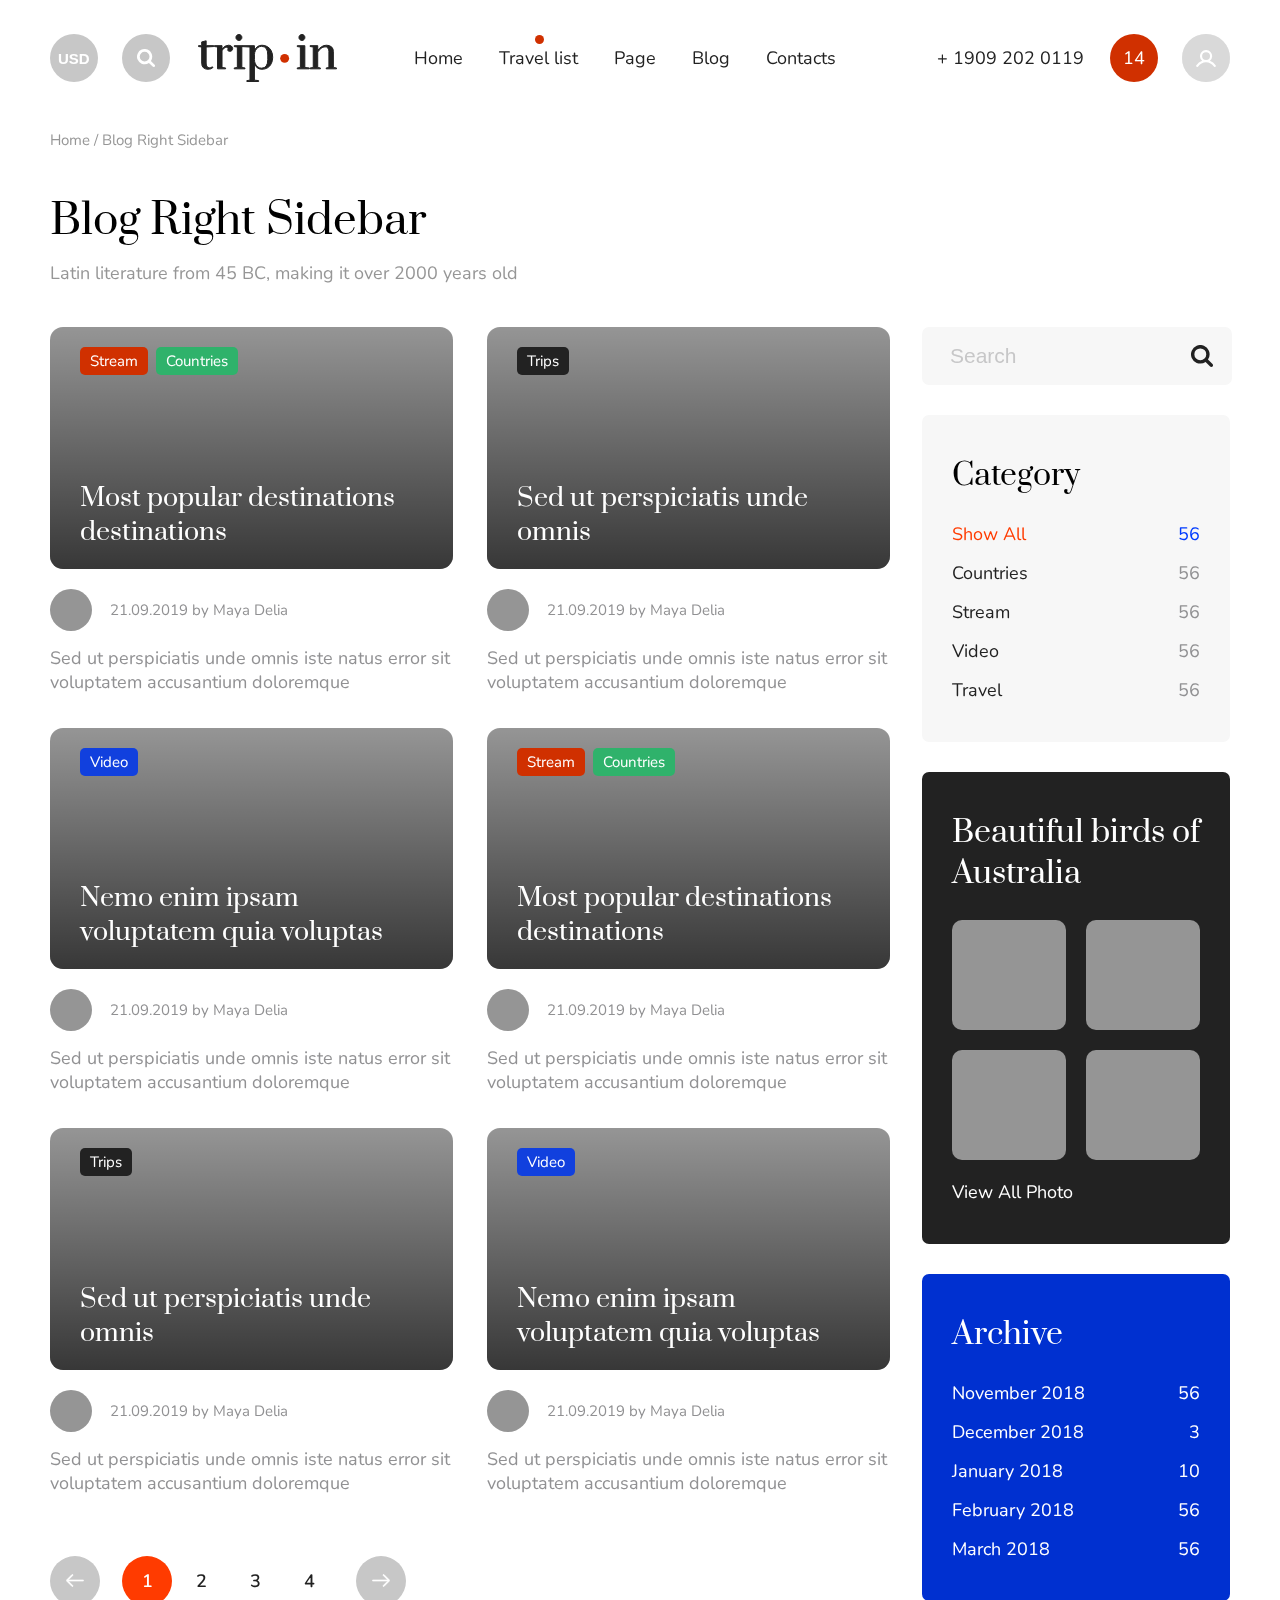
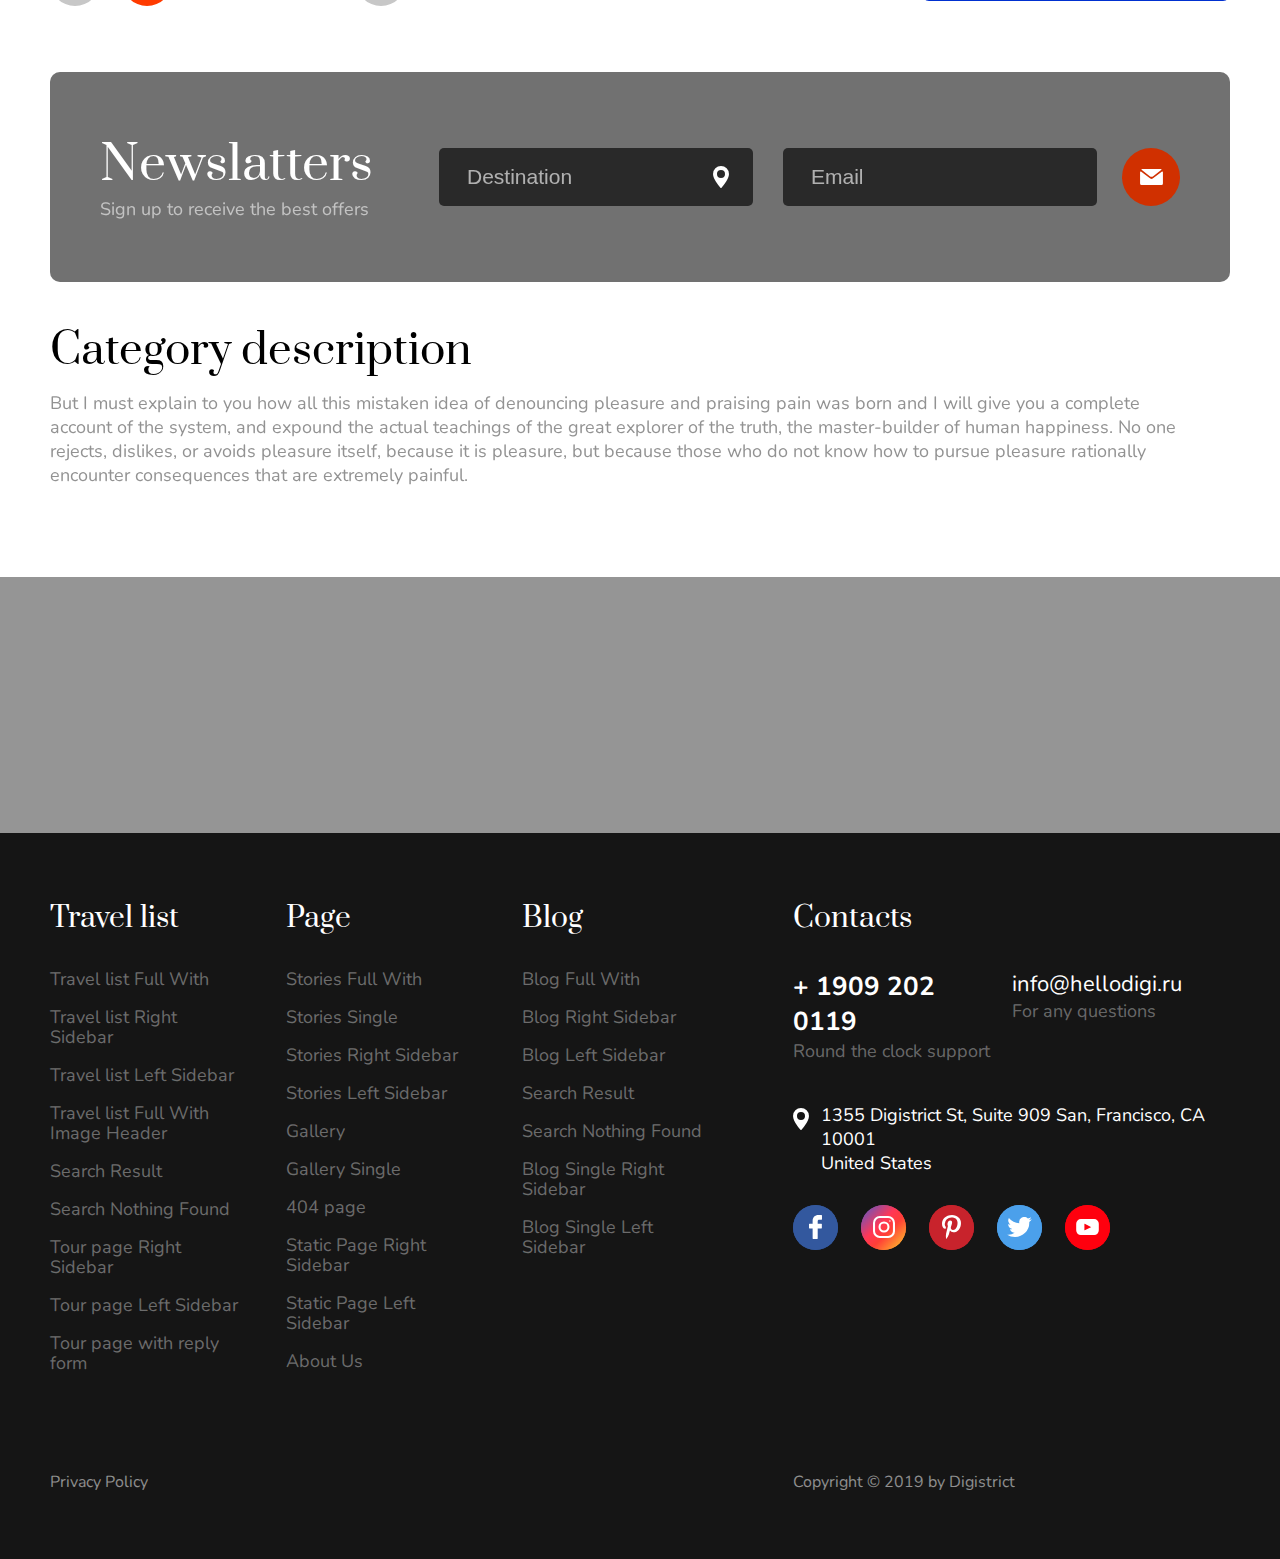
<file: blog-right-sidebar.html>
<!DOCTYPE html>
<html lang="en">

<head>
    <meta charset="UTF-8">
    <meta name="viewport" content="width=device-width, initial-scale=1, maximum-scale=1">
    <title>Trip in</title>
    <link href="https://fonts.googleapis.com/css?family=Nunito:400,700&display=swap" rel="stylesheet">
    <link href="https://fonts.googleapis.com/css?family=Prata&display=swap" rel="stylesheet">
    <link rel="stylesheet" href="css/style.css">
    <link rel="apple-touch-icon" sizes="180x180" href="img/favicons/apple-touch-icon.png">
    <link rel="icon" type="image/png" sizes="32x32" href="img/favicons/favicon-32x32.png">
    <link rel="icon" type="image/png" sizes="16x16" href="img/favicons/favicon-16x16.png">
    <link rel="icon" type="image/png" sizes="16x16" href="img/favicons/android-chrome-192x192.png">
    <link rel="icon" type="image/png" sizes="16x16" href="img/favicons/android-chrome-512x512.png">
    <link rel="icon" type="image/png" href="img/favicons/favicon-32x32.png" sizes="32x32">
    <link rel="icon" type="image/png" sizes="16x16" href="img/favicons/favicon.ico">
    <meta name="msapplication-TileColor" content="#151515">
    <meta name="theme-color" content="#151515">
</head>

<body>
    <div class="container">
        <div class="top_panel inversion">
            <div class="wrap">
                <div class="wrap_float">
                    <div class="currency">
                        <select>
                            <option value="usd">usd</option>
                            <option value="eur">eur</option>
                            <option value="rub">rub</option>
                        </select>
                    </div>
                    <div class="left">
                        <div class="search_btn"></div>
                        <a href="/" class="logo">
                            <img src="img/logo-black.svg" alt="">
                        </a>
                    </div>
                    <div class="menu_wrap" id="menu_wrap">
                        <div class="scroll">
                            <div class="center">
                                <div class="menu">
                                    <ul>
                                        <li><a href="/"><span>Home</span></a></li>
                                        <li class="dropdown_li">
                                            <a href="#" class="active"><span>Travel list</span></a>
                                            <ul class="dropdown_ul">
                                                <li><a href="travel-list-full-width.html">Travel list Full With</a></li>
                                                <li><a href="travel-list-right-sidebar.html">Travel list Right Sidebar</a></li>
                                                <li><a href="travel-list-left-sidebar.html">Travel list Left Sidebar</a></li>
                                                <li><a href="travel-list-image-header.html">Travel list Full With Image Header</a></li>
                                                <li><a href="search-results.html">Search Result</a></li>
                                                <li><a href="search-results-not-found.html">Search Nothing Found</a></li>
                                                <li><a href="tour-page-right-sidebar.html">Tour page Right Sidebar</a></li>
                                                <li><a href="tour-page-left-sidebar.html">Tour page Left Sidebar</a></li>
                                                <li><a href="tour-page-right-sidebar-width-reply.html">Tour page with reply form</a></li>
                                            </ul>
                                        </li>
                                        <li class="dropdown_li">
                                            <a href="#"><span>Page</span></a>
                                            <ul class="dropdown_ul">
                                                <li><a href="stories-full-width.html">Stories Full With</a></li>
                                                <li><a href="story.html">Stories Single</a></li>
                                                <li><a href="stories-right-sidebar.html">Stories Right Sidebar</a></li>
                                                <li><a href="stories-left-sidebar.html">Stories Left Sidebar</a></li>
                                                <li><a href="gallery.html">Gallery</a></li>
                                                <li><a href="gallery-single.html">Gallery Single</a></li>
                                                <li><a href="404.html">404 page</a></li>
                                                <li><a href="static-page-right-sidebar.html">Static Page Right Sidebar</a></li>
                                                <li><a href="static-page-left-sidebar.html">Static Page Left Sidebar</a></li>
                                                <li><a href="about-us.html">About Us</a></li>
                                            </ul>
                                        </li>
                                        <li class="dropdown_li">
                                            <a href="#"><span>Blog</span></a>
                                            <ul class="dropdown_ul">
                                                <li><a href="blog-full-width.html">Blog Full With</a></li>
                                                <li><a href="blog-right-sidebar.html">Blog Right Sidebar</a></li>
                                                <li><a href="blog-left-sidebar.html">Blog Left Sidebar</a></li>
                                                <li><a href="blog-search-results.html">Search Result</a></li>
                                                <li><a href="blog-search-results-not-found.html">Search Nothing Found</a></li>
                                                <li><a href="blog-single-right-sidebar.html">Blog Single Right Sidebar</a></li>
                                                <li><a href="blog-single-left-sidebar.html">Blog Single Left Sidebar</a></li>
                                            </ul>
                                        </li>
                                        <li><a href="contacts.html"><span>Contacts</span></a></li>
                                    </ul>
                                    <div class="mobile_content">
                                        <div class="currency_mob">
                                            <select>
                                                <option value="usd">usd</option>
                                                <option value="rub">rub</option>
                                                <option value="eur">eur</option>
                                            </select>
                                            <p>
                                                Chosen currency
                                            </p>
                                        </div>
                                        <div class="tel">
                                            <a href="tel:+00344113457">+ 00 344 113 457 77</a>
                                            <p>Round the clock support</p>
                                        </div>
                                        <div class="social">
                                            <a href="#" class="link facebook"><span></span></a>
                                            <a href="#" class="link instagram"><span></span></a>
                                            <a href="#" class="link pinterest"><span></span></a>
                                            <a href="#" class="link twitter"><span></span></a>
                                            <a href="#" class="link youtube"><span></span></a>
                                        </div>
                                    </div>
                                </div>
                                <div class="close" id="menu-close">
                                    <span></span>
                                    <span></span>
                                    <span></span>
                                </div>
                            </div>
                            <div class="right">
                                <div class="tel"><a href="tel:+19092020119"><span>+ 1909 202 0119</span></a></div>
                                <a class="favorites-count" title="Favourites" href="favourites.html">
                                    <div class="_counter">14</div>
                                    <div class="_text">Favourites</div>
                                </a>
                            </div>
                            <div class="user" id="userblock">
                                <div class="userlink" id="userlink"></div>
                                <div class="usermenu" id="usermenu">
                                    <ul>
                                        <li><a href="#" class="js-popup-open" data-href="#login">Login</a></li>
                                        <li><a href="#" class="js-popup-open" data-href="#registration">Registration</a></li>
                                        <li><a href="#" class="js-popup-open" data-href="#recovery-pass">Forgot password?</a></li>
                                        <li><a href="#" class="js-popup-open" data-href="#profile-setting">Setting</a></li>
                                    </ul>
                                </div>
                            </div>
                        </div>
                    </div>
                    <div class="mobile_btn" id="mobile_btn">
                        <span></span>
                        <span></span>
                        <span></span>
                    </div>
                </div>
            </div>
        </div>
        <div class="breadcrumbs">
            <div class="wrap">
                <div class="wrap_float">
                    <a href="#">Home</a>
                    <span class="separator">/</span>
                    <a href="#">Blog Right Sidebar</a>
                </div>
            </div>
        </div>
        <div class="page blog-list-page right-sidebar">
            <div class="wrap">
                <div class="wrap_float">
                    <div class="page_head">
                        <h1 class="title">
                            Blog Right Sidebar
                        </h1>
                        <p class="subtitle">
                            Latin literature from 45 BC, making it over 2000 years old
                        </p>
                        <div class="search_wrap mobile_search">
                            <input type="text" class="input" placeholder="Search">
                            <button class="submit"></button>
                        </div>
                    </div>
                    <div class="page_body">
                        <div class="left_content">
                            <div class="blog-list">
                                <a href="blog-single-left-sidebar.html" class="blog_item">
                                    <div class="blog_item_top" style="background-image: url(img/demo-bg.jpg);">
                                        <div class="sq_parent">
                                            <div class="sq_wrap">
                                                <div class="sq_content">
                                                    <div class="tags">
                                                        <div class="tag red">Stream</div>
                                                        <div class="tag green">Countries</div>
                                                    </div>
                                                    <h3 class="_title">
                                                        Most popular destinations destinations
                                                    </h3>
                                                </div>
                                            </div>
                                        </div>
                                        <div class="shadow js-shadow"></div>
                                    </div>
                                    <div class="blog_item_bottom">
                                        <div class="author">
                                            <div class="userpic">
                                                <img src="img/demo-bg.jpg" alt="">
                                            </div>
                                            <p class="date">21.09.2019 by Maya Delia</p>
                                        </div>
                                        <p class="text">
                                            Sed ut perspiciatis unde omnis iste natus error sit voluptatem accusantium doloremque
                                        </p>
                                    </div>
                                </a>
                                <a href="blog-single-left-sidebar.html" class="blog_item">
                                    <div class="blog_item_top" style="background-image: url(img/demo-bg.jpg);">
                                        <div class="sq_parent">
                                            <div class="sq_wrap">
                                                <div class="sq_content">
                                                    <div class="tags">
                                                        <div class="tag black">Trips</div>
                                                    </div>
                                                    <h3 class="_title">
                                                        Sed ut perspiciatis unde omnis
                                                    </h3>
                                                </div>
                                            </div>
                                        </div>
                                        <div class="shadow js-shadow"></div>
                                    </div>
                                    <div class="blog_item_bottom">
                                        <div class="author">
                                            <div class="userpic">
                                                <img src="img/demo-bg.jpg" alt="">
                                            </div>
                                            <p class="date">21.09.2019 by Maya Delia</p>
                                        </div>
                                        <p class="text">
                                            Sed ut perspiciatis unde omnis iste natus error sit voluptatem accusantium doloremque
                                        </p>
                                    </div>
                                </a>
                                <a href="blog-single-left-sidebar.html" class="blog_item">
                                    <div class="blog_item_top" style="background-image: url(img/demo-bg.jpg);">
                                        <div class="sq_parent">
                                            <div class="sq_wrap">
                                                <div class="sq_content">
                                                    <div class="tags">
                                                        <div class="tag blue">Video</div>
                                                    </div>
                                                    <h3 class="_title">
                                                        Nemo enim ipsam voluptatem quia voluptas
                                                    </h3>
                                                </div>
                                            </div>
                                        </div>
                                        <div class="shadow js-shadow"></div>
                                    </div>
                                    <div class="blog_item_bottom">
                                        <div class="author">
                                            <div class="userpic">
                                                <img src="img/demo-bg.jpg" alt="">
                                            </div>
                                            <p class="date">21.09.2019 by Maya Delia</p>
                                        </div>
                                        <p class="text">
                                            Sed ut perspiciatis unde omnis iste natus error sit voluptatem accusantium doloremque
                                        </p>
                                    </div>
                                </a>
                                <a href="blog-single-left-sidebar.html" class="blog_item">
                                    <div class="blog_item_top" style="background-image: url(img/demo-bg.jpg);">
                                        <div class="sq_parent">
                                            <div class="sq_wrap">
                                                <div class="sq_content">
                                                    <div class="tags">
                                                        <div class="tag red">Stream</div>
                                                        <div class="tag green">Countries</div>
                                                    </div>
                                                    <h3 class="_title">
                                                        Most popular destinations destinations
                                                    </h3>
                                                </div>
                                            </div>
                                        </div>
                                        <div class="shadow js-shadow"></div>
                                    </div>
                                    <div class="blog_item_bottom">
                                        <div class="author">
                                            <div class="userpic">
                                                <img src="img/demo-bg.jpg" alt="">
                                            </div>
                                            <p class="date">21.09.2019 by Maya Delia</p>
                                        </div>
                                        <p class="text">
                                            Sed ut perspiciatis unde omnis iste natus error sit voluptatem accusantium doloremque
                                        </p>
                                    </div>
                                </a>
                                <a href="blog-single-left-sidebar.html" class="blog_item">
                                    <div class="blog_item_top" style="background-image: url(img/demo-bg.jpg);">
                                        <div class="sq_parent">
                                            <div class="sq_wrap">
                                                <div class="sq_content">
                                                    <div class="tags">
                                                        <div class="tag black">Trips</div>
                                                    </div>
                                                    <h3 class="_title">
                                                        Sed ut perspiciatis unde omnis
                                                    </h3>
                                                </div>
                                            </div>
                                        </div>
                                        <div class="shadow js-shadow"></div>
                                    </div>
                                    <div class="blog_item_bottom">
                                        <div class="author">
                                            <div class="userpic">
                                                <img src="img/demo-bg.jpg" alt="">
                                            </div>
                                            <p class="date">21.09.2019 by Maya Delia</p>
                                        </div>
                                        <p class="text">
                                            Sed ut perspiciatis unde omnis iste natus error sit voluptatem accusantium doloremque
                                        </p>
                                    </div>
                                </a>
                                <a href="blog-single-left-sidebar.html" class="blog_item">
                                    <div class="blog_item_top" style="background-image: url(img/demo-bg.jpg);">
                                        <div class="sq_parent">
                                            <div class="sq_wrap">
                                                <div class="sq_content">
                                                    <div class="tags">
                                                        <div class="tag blue">Video</div>
                                                    </div>
                                                    <h3 class="_title">
                                                        Nemo enim ipsam voluptatem quia voluptas
                                                    </h3>
                                                </div>
                                            </div>
                                        </div>
                                        <div class="shadow js-shadow"></div>
                                    </div>
                                    <div class="blog_item_bottom">
                                        <div class="author">
                                            <div class="userpic">
                                                <img src="img/demo-bg.jpg" alt="">
                                            </div>
                                            <p class="date">21.09.2019 by Maya Delia</p>
                                        </div>
                                        <p class="text">
                                            Sed ut perspiciatis unde omnis iste natus error sit voluptatem accusantium doloremque
                                        </p>
                                    </div>
                                </a>
                            </div>
                            <div class="pagination">
                                <a class="arrow prev"></a>
                                <ul>
                                    <li><a href="#" class="active">1</a></li>
                                    <li><a href="#">2</a></li>
                                    <li><a href="#">3</a></li>
                                    <li><a href="#">4</a></li>
                                </ul>
                                <a class="arrow next"></a>
                            </div>
                        </div>
                        <div class="right_content sidebar">
                            <div class="search_wrap">
                                <input type="text" class="input" placeholder="Search">
                                <button class="submit"></button>
                            </div>
                            <div class="_block category_block">
                                <h4 class="block_title">
                                    Category
                                </h4>
                                <ul>
                                    <li>
                                        <a href="#" class="active">
                                            <span>Show All</span>
                                            <span class="count">56</span>
                                        </a>
                                    </li>
                                    <li>
                                        <a href="#">
                                            <span>Countries</span>
                                            <span class="count">56</span>
                                        </a>
                                    </li>
                                    <li>
                                        <a href="#">
                                            <span>Stream</span>
                                            <span class="count">56</span>
                                        </a>
                                    </li>
                                    <li>
                                        <a href="#">
                                            <span>Video</span>
                                            <span class="count">56</span>
                                        </a>
                                    </li>
                                    <li>
                                        <a href="#">
                                            <span>Travel</span>
                                            <span class="count">56</span>
                                        </a>
                                    </li>
                                </ul>
                            </div>
                            <div class="_block gallery_block">
                                <h4 class="block_title">
                                    Beautiful birds of Australia
                                </h4>
                                <div class="images">
                                    <a href="gallery-single.html" class="img">
                                        <img src="img/demo-bg.jpg" alt="">
                                    </a>
                                    <a href="gallery-single.html" class="img">
                                        <img src="img/demo-bg.jpg" alt="">
                                    </a>
                                    <a href="gallery-single.html" class="img">
                                        <img src="img/demo-bg.jpg" alt="">
                                    </a>
                                    <a href="gallery-single.html" class="img">
                                        <img src="img/demo-bg.jpg" alt="">
                                    </a>
                                </div>
                                <a href="gallery.html" class="link">View All Photo</a>
                            </div>
                            <div class="_block archive_block">
                                <h4 class="block_title">
                                    Archive
                                </h4>
                                <ul>
                                    <li>
                                        <a href="#" class="active">
                                            <span>November 2018</span>
                                            <span class="count">56</span>
                                        </a>
                                    </li>
                                    <li>
                                        <a href="#">
                                            <span>December 2018</span>
                                            <span class="count">3</span>
                                        </a>
                                    </li>
                                    <li>
                                        <a href="#">
                                            <span>January 2018</span>
                                            <span class="count">10</span>
                                        </a>
                                    </li>
                                    <li>
                                        <a href="#">
                                            <span>February 2018</span>
                                            <span class="count">56</span>
                                        </a>
                                    </li>
                                    <li>
                                        <a href="#">
                                            <span>March 2018</span>
                                            <span class="count">56</span>
                                        </a>
                                    </li>
                                </ul>
                            </div>
                        </div>
                    </div>
                </div>
            </div>
        </div>
        <div class="subscribe_section">
            <div class="wrap">
                <div class="wrap_float">
                    <div class="subscribe_block" style="background-image: url(img/demo-bg.jpg)">
                        <div class="left">
                            <h2 class="_title">Newslatters</h2>
                            <p class="_subtitle">Sign up to receive the best offers</p>
                        </div>
                        <div class="right">
                            <div class="input_wrap select_wrap">
                                <select>
                                    <option value="Destination" disabled selected>Destination</option>
                                    <option value="United States">United States</option>
                                    <option value="United Kingdom">United Kingdom</option>
                                    <option value="Afghanistan">Afghanistan</option>
                                    <option value="Albania">Albania</option>
                                    <option value="Algeria">Algeria</option>
                                    <option value="American Samoa">American Samoa</option>
                                    <option value="Andorra">Andorra</option>
                                    <option value="Angola">Angola</option>
                                    <option value="Anguilla">Anguilla</option>
                                    <option value="Antarctica">Antarctica</option>
                                    <option value="Antigua and Barbuda">Antigua and Barbuda</option>
                                    <option value="Argentina">Argentina</option>
                                    <option value="Armenia">Armenia</option>
                                    <option value="Aruba">Aruba</option>
                                    <option value="Australia">Australia</option>
                                    <option value="Austria">Austria</option>
                                    <option value="Azerbaijan">Azerbaijan</option>
                                    <option value="Bahamas">Bahamas</option>
                                    <option value="Bahrain">Bahrain</option>
                                    <option value="Bangladesh">Bangladesh</option>
                                    <option value="Barbados">Barbados</option>
                                    <option value="Belarus">Belarus</option>
                                    <option value="Belgium">Belgium</option>
                                    <option value="Belize">Belize</option>
                                    <option value="Benin">Benin</option>
                                    <option value="Bermuda">Bermuda</option>
                                    <option value="Bhutan">Bhutan</option>
                                    <option value="Bolivia">Bolivia</option>
                                    <option value="Bosnia and Herzegovina">Bosnia and Herzegovina</option>
                                    <option value="Botswana">Botswana</option>
                                    <option value="Bouvet Island">Bouvet Island</option>
                                    <option value="Brazil">Brazil</option>
                                    <option value="British Indian Ocean Territory">British Indian Ocean Territory</option>
                                    <option value="Brunei Darussalam">Brunei Darussalam</option>
                                    <option value="Bulgaria">Bulgaria</option>
                                </select>
                            </div>
                            <div class="input_wrap">
                                <input type="email" class="input" placeholder="Email">
                            </div>
                            <button class="submit button"><span>Subscribe</span></button>
                        </div>
                    </div>
                </div>
            </div>
        </div>
        <div class="description-block">
            <div class="wrap">
                <div class="wrap_float">
                    <h2 class="title">Category description</h2>
                    <p class="text">
                        But I must explain to you how all this mistaken idea of denouncing pleasure and praising pain was born and I will give you a complete account of the system, and expound the actual teachings of the great explorer of the truth, the master-builder of human happiness. No one rejects, dislikes, or avoids pleasure itself, because it is pleasure, but because those who do not know how to pursue pleasure rationally encounter consequences that are extremely painful.
                    </p>
                </div>
            </div>
        </div>
        <div class="instagram_posts">
            <div class="posts">
                <a class="post">
                    <div class="sq_parent">
                        <div class="sq_wrap">
                            <div class="sq_content">
                                <img src="img/demo-bg.jpg" alt="">
                            </div>
                        </div>
                    </div>
                </a>
                <a class="post">
                    <div class="sq_parent">
                        <div class="sq_wrap">
                            <div class="sq_content">
                                <img src="img/demo-bg.jpg" alt="">
                            </div>
                        </div>
                    </div>
                </a>
                <a class="post">
                    <div class="sq_parent">
                        <div class="sq_wrap">
                            <div class="sq_content">
                                <img src="img/demo-bg.jpg" alt="">
                            </div>
                        </div>
                    </div>
                </a>
                <a class="post">
                    <div class="sq_parent">
                        <div class="sq_wrap">
                            <div class="sq_content">
                                <img src="img/demo-bg.jpg" alt="">
                            </div>
                        </div>
                    </div>
                </a>
                <a class="post">
                    <div class="sq_parent">
                        <div class="sq_wrap">
                            <div class="sq_content">
                                <img src="img/demo-bg.jpg" alt="">
                            </div>
                        </div>
                    </div>
                </a>
            </div>
        </div>
        <div class="footer">
            <div class="wrap">
                <div class="wrap_float">
                    <div class="footer_top">
                        <div class="left">
                            <div class="col">
                                <div class="_title m_title">Travel list</div>
                                <ul>
                                    <li><a href="travel-list-full-width.html">Travel list Full With</a></li>
                                    <li><a href="travel-list-right-sidebar.html">Travel list Right Sidebar</a></li>
                                    <li><a href="travel-list-left-sidebar.html">Travel list Left Sidebar</a></li>
                                    <li><a href="travel-list-image-header.html">Travel list Full With Image Header</a></li>
                                    <li><a href="search-results.html">Search Result</a></li>
                                    <li><a href="search-results-not-found.html">Search Nothing Found</a></li>
                                    <li><a href="tour-page-right-sidebar.html">Tour page Right Sidebar</a></li>
                                    <li><a href="tour-page-left-sidebar.html">Tour page Left Sidebar</a></li>
                                    <li><a href="tour-page-right-sidebar-width-reply.html">Tour page with reply form</a></li>
                                </ul>
                            </div>
                            <div class="col">
                                <div class="_title m_title">Page</div>
                                <ul>
                                    <li><a href="stories-full-width.html">Stories Full With</a></li>
                                    <li><a href="story.html">Stories Single</a></li>
                                    <li><a href="stories-right-sidebar.html">Stories Right Sidebar</a></li>
                                    <li><a href="stories-left-sidebar.html">Stories Left Sidebar</a></li>
                                    <li><a href="gallery.html">Gallery</a></li>
                                    <li><a href="gallery-single.html">Gallery Single</a></li>
                                    <li><a href="404.html">404 page</a></li>
                                    <li><a href="static-page-right-sidebar.html">Static Page Right Sidebar</a></li>
                                    <li><a href="static-page-left-sidebar.html">Static Page Left Sidebar</a></li>
                                    <li><a href="about-us.html">About Us</a></li>
                                </ul>
                            </div>
                            <div class="col">
                                <div class="_title m_title">Blog</div>
                                <ul>
                                    <li><a href="blog-full-width.html">Blog Full With</a></li>
                                    <li><a href="blog-right-sidebar.html">Blog Right Sidebar</a></li>
                                    <li><a href="blog-left-sidebar.html">Blog Left Sidebar</a></li>
                                    <li><a href="blog-search-results.html">Search Result</a></li>
                                    <li><a href="blog-search-results-not-found.html">Search Nothing Found</a></li>
                                    <li><a href="blog-single-right-sidebar.html">Blog Single Right Sidebar</a></li>
                                    <li><a href="blog-single-left-sidebar.html">Blog Single Left Sidebar</a></li>
                                </ul>
                            </div>
                        </div>
                        <div class="right">
                            <div class="_title">Contacts</div>
                            <div class="contacts_info">
                                <div class="tel">
                                    <a href="tel:+19092020119">+ 1909 202 0119</a>
                                    <p>Round the clock support</p>
                                </div>
                                <div class="email">
                                    <a href="mailto:info@hellodigi.ru">info@hellodigi.ru</a>
                                    <p>For any questions</p>
                                </div>
                                <div class="address">
                                    1355 Digistrict St, Suite 909 San, Francisco, CA 10001 <br> United States
                                </div>
                            </div>
                            <div class="socials social-links">
                                <a href="#" class="link facebook"><span></span></a>
                                <a href="#" class="link instagram"><span></span></a>
                                <a href="#" class="link pinterest"><span></span></a>
                                <a href="#" class="link twitter"><span></span></a>
                                <a href="#" class="link youtube"><span></span></a>
                            </div>
                        </div>
                    </div>
                    <div class="footer_bottom">
                        <div class="left">
                            <a href="#">Privacy Policy</a>
                        </div>
                        <div class="right">
                            Copyright © 2019 by Digistrict
                        </div>
                    </div>
                </div>
            </div>
        </div>
    </div>
    <div class="modal_search" id="modal_search">
        <div class="close"></div>
        <div class="search-tour">
            <div class="wrap">
                <div class="wrap_float">
                    <div class="search-form">
                        <div class="destination-col">
                            <div class="label">Destination</div>
                            <div class="select_wrap">
                                <select>
                                    <option value="Destination" disabled selected>Destination</option>
                                    <option value="United States">United States</option>
                                    <option value="United Kingdom">United Kingdom</option>
                                    <option value="Afghanistan">Afghanistan</option>
                                    <option value="Albania">Albania</option>
                                    <option value="Algeria">Algeria</option>
                                    <option value="American Samoa">American Samoa</option>
                                    <option value="Andorra">Andorra</option>
                                    <option value="Angola">Angola</option>
                                    <option value="Anguilla">Anguilla</option>
                                    <option value="Antarctica">Antarctica</option>
                                    <option value="Antigua and Barbuda">Antigua and Barbuda</option>
                                    <option value="Argentina">Argentina</option>
                                    <option value="Armenia">Armenia</option>
                                    <option value="Aruba">Aruba</option>
                                    <option value="Australia">Australia</option>
                                    <option value="Austria">Austria</option>
                                    <option value="Azerbaijan">Azerbaijan</option>
                                    <option value="Bahamas">Bahamas</option>
                                    <option value="Bahrain">Bahrain</option>
                                    <option value="Bangladesh">Bangladesh</option>
                                    <option value="Barbados">Barbados</option>
                                    <option value="Belarus">Belarus</option>
                                    <option value="Belgium">Belgium</option>
                                    <option value="Belize">Belize</option>
                                    <option value="Benin">Benin</option>
                                    <option value="Bermuda">Bermuda</option>
                                    <option value="Bhutan">Bhutan</option>
                                    <option value="Bolivia">Bolivia</option>
                                    <option value="Bosnia and Herzegovina">Bosnia and Herzegovina</option>
                                    <option value="Botswana">Botswana</option>
                                    <option value="Bouvet Island">Bouvet Island</option>
                                    <option value="Brazil">Brazil</option>
                                    <option value="British Indian Ocean Territory">British Indian Ocean Territory</option>
                                    <option value="Brunei Darussalam">Brunei Darussalam</option>
                                    <option value="Bulgaria">Bulgaria</option>
                                </select>
                            </div>
                        </div>
                        <div class="date-col">
                            <div class="label">Check In</div>
                            <div class="date_div">
                                <input type="text" class="js_calendar desctop-input">
                                <input type="date" class="mobile-input">
                                <div class="day">21</div>
                                <div class="date_div_right">
                                    <div class="month">December</div>
                                    <div class="year">2019</div>
                                </div>
                            </div>
                        </div>
                        <div class="date-col">
                            <div class="label">Check Out</div>
                            <div class="date_div">
                                <input type="text" class="js_calendar desctop-input">
                                <input type="date" class="mobile-input">
                                <div class="day">21</div>
                                <div class="date_div_right">
                                    <div class="month">December</div>
                                    <div class="year">2019</div>
                                </div>
                            </div>
                        </div>
                        <div class="num-col">
                            <div class="label">Aduld</div>
                            <div class="num_wrap">
                                <div class="buttons">
                                    <button class="plus"></button>
                                    <button class="minus"></button>
                                </div>
                                <input type="number" class="val js_num" value="3" min="0" max="99">
                            </div>
                        </div>
                        <div class="num-col last">
                            <div class="label">Children</div>
                            <div class="num_wrap">
                                <div class="buttons">
                                    <button class="plus"></button>
                                    <button class="minus"></button>
                                </div>
                                <input type="number" class="val js_num" value="3" min="0" max="99">
                            </div>
                        </div>
                        <button class="btn button">
                            <span>Search</span>
                        </button>
                    </div>
                </div>
            </div>
        </div>
    </div>
    <div class="overlay" id="overlay"></div>
    <div class="popup login" id="login">
        <div class="scroll">
            <div class="scroll_wrap">
                <div class="popup-head">
                    <div class="title">Sign In</div>
                    <a class="link js-popup-open" data-href="#registration">Sign Up</a>
                </div>
                <div class="popup-body">
                    <div class="subtitle">
                        Use the e-mail and password that you specified when registering on the site
                    </div>
                    <div class="form">
                        <input type="text" class="input" placeholder="Login">
                        <input type="text" class="input" placeholder="Password">
                        <button class="submit button">Sign In</button>
                        <a href="#" class="link">Forgot password?</a>
                    </div>
                </div>
                <div class="popup-foot">
                    <p>Login via social networks</p>
                    <div class="social-links">
                        <a href="#" class="link facebook"><span></span></a>
                        <a href="#" class="link twitter"><span></span></a>
                    </div>
                </div>
            </div>
        </div>
        <div class="close"></div>
    </div>
    <div class="popup registration" id="registration">
        <div class="scroll">
            <div class="scroll_wrap">
                <div class="popup-head">
                    <div class="title">Sign Up</div>
                    <a class="link js-popup-open" data-href="#login">Sign In</a>
                </div>
                <div class="popup-body">
                    <div class="subtitle">
                        Fill in the registration form and save your favorite tours, synchronize them on all devices
                    </div>
                    <div class="form">
                        <input type="text" class="input" placeholder="Username">
                        <input type="text" class="input" placeholder="Name">
                        <input type="text" class="input" placeholder="Surename">
                        <input type="email" class="input" placeholder="Email">
                        <input type="password" class="input" placeholder="Password">
                        <input type="password" class="input" placeholder="Password Repeat">
                        <button class="submit button js-submit">Registration</button>
                    </div>
                </div>
                <div class="popup-foot">
                    <p>Sign Up via social networks</p>
                    <div class="social-links">
                        <a href="#" class="link facebook"><span></span></a>
                        <a href="#" class="link twitter"><span></span></a>
                    </div>
                </div>
            </div>
        </div>
        <div class="close"></div>
    </div>
    <div class="popup forgot-pass" id="recovery-pass">
        <div class="scroll">
            <div class="scroll_wrap">
                <div class="popup-head">
                    <div class="title">Forgot password?</div>
                </div>
                <div class="popup-body">
                    <div class="subtitle">
                        Use the e-mail and password that you specified when registering on the site
                    </div>
                    <div class="form">
                        <input type="email" class="input" placeholder="Email">
                        <button class="submit button js-submit">Reset password</button>
                    </div>
                </div>
            </div>
        </div>
        <div class="close"></div>
    </div>
    <div class="popup profile-setting" id="profile-setting">
        <div class="scroll">
            <div class="scroll_wrap">
                <div class="select-userpic">
                    <div class="userpic">V</div>
                    <div class="select">
                        <input type="file" id="profile-pic">
                        <label for="profile-pic">Select photo</label>
                    </div>
                </div>
                <div class="popup-head">
                    <div class="title">Setting</div>
                </div>
                <div class="popup-body">
                    <div class="form">
                        <input type="text" class="input" placeholder="Username" value="Victor777">
                        <input type="text" class="input" placeholder="Name" value="Victor">
                        <input type="text" class="input" placeholder="Surename" value="Shibut">
                        <input type="email" class="input" placeholder="Email" value="test@test.com">
                        <div class="label">Change password</div>
                        <input type="password" class="input" placeholder="Current password">
                        <input type="password" class="input" placeholder="Enter new password">
                        <input type="password" class="input" placeholder="New password repeat">
                        <div class="label">Authorization through social networks</div>
                        <div class="social-links">
                            <a href="#" class="link facebook active"><span></span></a>
                            <a href="#" class="link twitter"><span></span></a>
                        </div>
                        <button class="submit button js-submit">Save Setting</button>
                    </div>
                </div>
            </div>
        </div>
        <div class="close"></div>
    </div>
    <div class="popup contact-us" id="contact-us">
        <div class="scroll">
            <div class="scroll_wrap">
                <div class="popup-head">
                    <div class="title">Contact Us</div>
                </div>
                <div class="popup-body">
                    <div class="subtitle">
                        But I must explain to you how all this mistaken idea of denouncing pleasure and praising pain
                    </div>
                    <div class="form">
                        <input type="text" class="input" placeholder="Name">
                        <input type="email" class="input" placeholder="Email">
                        <input type="text" class="input" placeholder="Phone">
                        <textarea class="textarea" placeholder="Your Massage"></textarea>
                        <button class="submit button js-submit">Send Massage</button>
                    </div>
                </div>
            </div>
        </div>
        <div class="close"></div>
    </div>
    <div class="popup book-now-popup" id="book-now">
        <div class="scroll">
            <div class="scroll_wrap">
                <div class="popup-head">
                    <div class="title">Book Now</div>
                </div>
                <div class="popup-body">
                    <div class="tour-title">
                        <div class="img">
                            <img src="img/demo-bg.jpg" alt="">
                        </div>
                        <div class="tour-name">
                            Tour to the Arctic is an exotic journey on the verge of extreme
                        </div>
                    </div>
                    <div class="tour-info">
                        <div class="col">
                            <div class="label">Check In</div>
                            <div class="date">
                                <div class="day">09</div>
                                <div class="month">May</div>
                                <div class="year">2019</div>
                            </div>
                            <div class="label">Aduld: <span>3</span></div>
                        </div>
                        <div class="col">
                            <div class="label">Check Out</div>
                            <div class="date">
                                <div class="day">09</div>
                                <div class="month">May</div>
                                <div class="year">2019</div>
                            </div>
                            <div class="label">Children: <span>0</span></div>
                        </div>
                    </div>
                    <div class="form">
                        <input type="text" class="input" placeholder="Your First Name">
                        <input type="text" class="input" placeholder="Your Last Name">
                        <input type="email" class="input" placeholder="Your Email">
                        <input type="tel" class="input" placeholder="Your Number Phone">
                        <textarea class="textarea" placeholder="Where are your address?"></textarea>
                        <textarea class="textarea" placeholder="Note:"></textarea>
                        <button class="submit button js-submit">Book Now | <b>$356</b></button>
                    </div>
                </div>
            </div>
        </div>
        <div class="close"></div>
    </div>
    <div class="popup success-popup" id="contact-us-success">
        <div class="scroll">
            <div class="scroll_wrap">
                <div class="popup-head">
                    <div class="title">Success</div>
                </div>
                <div class="popup-body">
                    <div class="subtitle">
                        Your message was successfully sent. We will contact you shortly
                    </div>
                </div>
            </div>
        </div>
        <div class="close"></div>
    </div>
    <script src="js/jquery.min.js"></script>
    <script src="js/jquery-ui.min.js"></script>
    <script src="js/lightgallery.js"></script>
    <script src="js/jquery.mousewheel.min.js"></script>
    <script src="js/slick.min.js"></script>
    <script src="js/hammer.js"></script>
    <script src="js/scripts.js"></script>
</body>

</html>
</file>
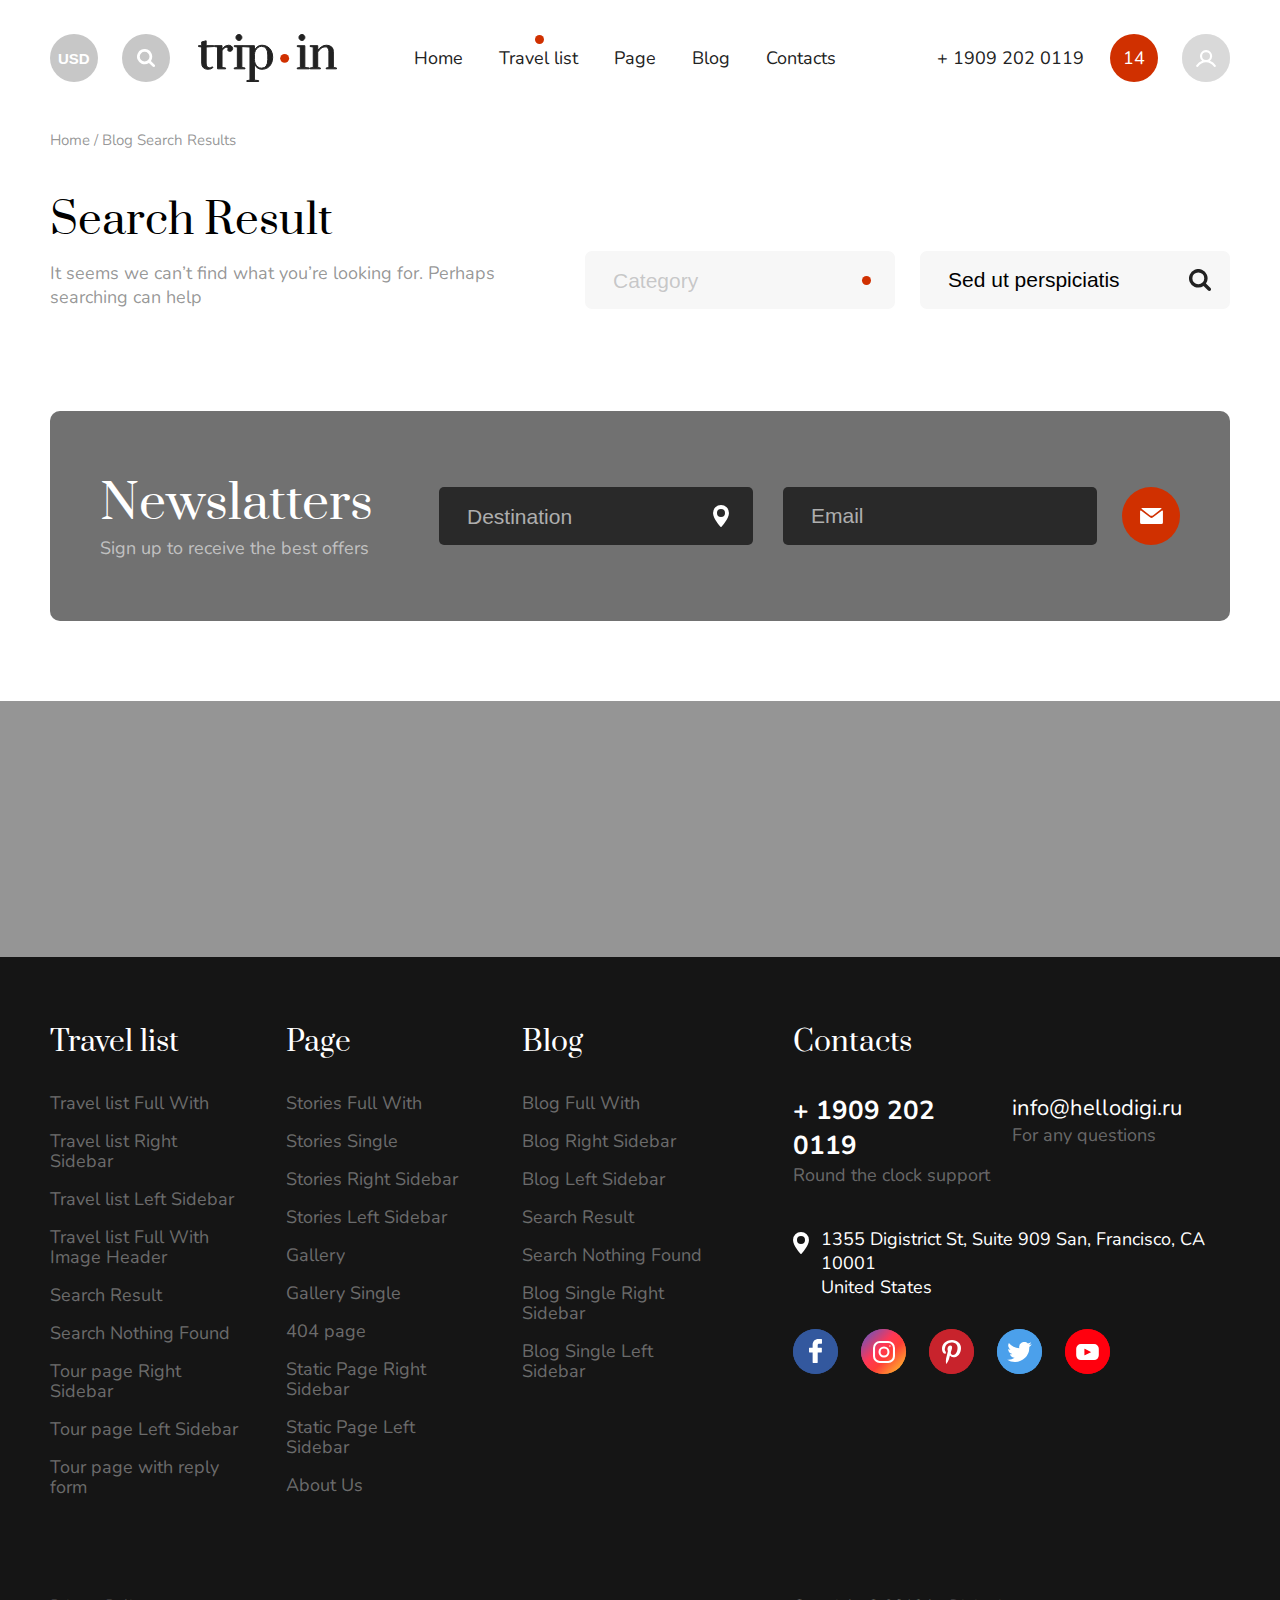
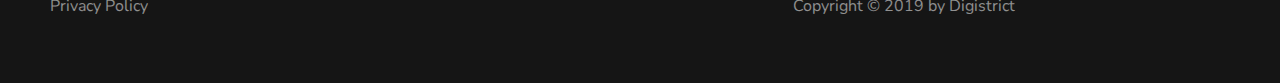
<file: blog-search-results-not-found.html>
<!DOCTYPE html>
<html lang="en">

<head>
    <meta charset="UTF-8">
    <meta name="viewport" content="width=device-width, initial-scale=1, maximum-scale=1">
    <title>Trip in</title>
    <link href="https://fonts.googleapis.com/css?family=Nunito:400,700&display=swap" rel="stylesheet">
    <link href="https://fonts.googleapis.com/css?family=Prata&display=swap" rel="stylesheet">
    <link rel="stylesheet" href="css/style.css">
    <link rel="apple-touch-icon" sizes="180x180" href="img/favicons/apple-touch-icon.png">
    <link rel="icon" type="image/png" sizes="32x32" href="img/favicons/favicon-32x32.png">
    <link rel="icon" type="image/png" sizes="16x16" href="img/favicons/favicon-16x16.png">
    <link rel="icon" type="image/png" sizes="16x16" href="img/favicons/android-chrome-192x192.png">
    <link rel="icon" type="image/png" sizes="16x16" href="img/favicons/android-chrome-512x512.png">
    <link rel="icon" type="image/png" href="img/favicons/favicon-32x32.png" sizes="32x32">
    <link rel="icon" type="image/png" sizes="16x16" href="img/favicons/favicon.ico">
    <meta name="msapplication-TileColor" content="#151515">
    <meta name="theme-color" content="#151515">
</head>

<body>
    <div class="container">
        <div class="top_panel inversion">
            <div class="wrap">
                <div class="wrap_float">
                    <div class="currency">
                        <select>
                            <option value="usd">usd</option>
                            <option value="eur">eur</option>
                            <option value="rub">rub</option>
                        </select>
                    </div>
                    <div class="left">
                        <div class="search_btn"></div>
                        <a href="/" class="logo">
                            <img src="img/logo-black.svg" alt="">
                        </a>
                    </div>
                    <div class="menu_wrap" id="menu_wrap">
                        <div class="scroll">
                            <div class="center">
                                <div class="menu">
                                    <ul>
                                        <li><a href="/"><span>Home</span></a></li>
                                        <li class="dropdown_li">
                                            <a href="#" class="active"><span>Travel list</span></a>
                                            <ul class="dropdown_ul">
                                                <li><a href="travel-list-full-width.html">Travel list Full With</a></li>
                                                <li><a href="travel-list-right-sidebar.html">Travel list Right Sidebar</a></li>
                                                <li><a href="travel-list-left-sidebar.html">Travel list Left Sidebar</a></li>
                                                <li><a href="travel-list-image-header.html">Travel list Full With Image Header</a></li>
                                                <li><a href="search-results.html">Search Result</a></li>
                                                <li><a href="search-results-not-found.html">Search Nothing Found</a></li>
                                                <li><a href="tour-page-right-sidebar.html">Tour page Right Sidebar</a></li>
                                                <li><a href="tour-page-left-sidebar.html">Tour page Left Sidebar</a></li>
                                                <li><a href="tour-page-right-sidebar-width-reply.html">Tour page with reply form</a></li>
                                            </ul>
                                        </li>
                                        <li class="dropdown_li">
                                            <a href="#"><span>Page</span></a>
                                            <ul class="dropdown_ul">
                                                <li><a href="stories-full-width.html">Stories Full With</a></li>
                                                <li><a href="story.html">Stories Single</a></li>
                                                <li><a href="stories-right-sidebar.html">Stories Right Sidebar</a></li>
                                                <li><a href="stories-left-sidebar.html">Stories Left Sidebar</a></li>
                                                <li><a href="gallery.html">Gallery</a></li>
                                                <li><a href="gallery-single.html">Gallery Single</a></li>
                                                <li><a href="404.html">404 page</a></li>
                                                <li><a href="static-page-right-sidebar.html">Static Page Right Sidebar</a></li>
                                                <li><a href="static-page-left-sidebar.html">Static Page Left Sidebar</a></li>
                                                <li><a href="about-us.html">About Us</a></li>
                                            </ul>
                                        </li>
                                        <li class="dropdown_li">
                                            <a href="#"><span>Blog</span></a>
                                            <ul class="dropdown_ul">
                                                <li><a href="blog-full-width.html">Blog Full With</a></li>
                                                <li><a href="blog-right-sidebar.html">Blog Right Sidebar</a></li>
                                                <li><a href="blog-left-sidebar.html">Blog Left Sidebar</a></li>
                                                <li><a href="blog-search-results.html">Search Result</a></li>
                                                <li><a href="blog-search-results-not-found.html">Search Nothing Found</a></li>
                                                <li><a href="blog-single-right-sidebar.html">Blog Single Right Sidebar</a></li>
                                                <li><a href="blog-single-left-sidebar.html">Blog Single Left Sidebar</a></li>
                                            </ul>
                                        </li>
                                        <li><a href="contacts.html"><span>Contacts</span></a></li>
                                    </ul>
                                    <div class="mobile_content">
                                        <div class="currency_mob">
                                            <select>
                                                <option value="usd">usd</option>
                                                <option value="rub">rub</option>
                                                <option value="eur">eur</option>
                                            </select>
                                            <p>
                                                Chosen currency
                                            </p>
                                        </div>
                                        <div class="tel">
                                            <a href="tel:+00344113457">+ 00 344 113 457 77</a>
                                            <p>Round the clock support</p>
                                        </div>
                                        <div class="social">
                                            <a href="#" class="link facebook"><span></span></a>
                                            <a href="#" class="link instagram"><span></span></a>
                                            <a href="#" class="link pinterest"><span></span></a>
                                            <a href="#" class="link twitter"><span></span></a>
                                            <a href="#" class="link youtube"><span></span></a>
                                        </div>
                                    </div>
                                </div>
                                <div class="close" id="menu-close">
                                    <span></span>
                                    <span></span>
                                    <span></span>
                                </div>
                            </div>
                            <div class="right">
                                <div class="tel"><a href="tel:+19092020119"><span>+ 1909 202 0119</span></a></div>
                                <a class="favorites-count" title="Favourites" href="favourites.html">
                                    <div class="_counter">14</div>
                                    <div class="_text">Favourites</div>
                                </a>
                            </div>
                            <div class="user" id="userblock">
                                <div class="userlink" id="userlink"></div>
                                <div class="usermenu" id="usermenu">
                                    <ul>
                                        <li><a href="#" class="js-popup-open" data-href="#login">Login</a></li>
                                        <li><a href="#" class="js-popup-open" data-href="#registration">Registration</a></li>
                                        <li><a href="#" class="js-popup-open" data-href="#recovery-pass">Forgot password?</a></li>
                                        <li><a href="#" class="js-popup-open" data-href="#profile-setting">Setting</a></li>
                                    </ul>
                                </div>
                            </div>
                        </div>
                    </div>
                    <div class="mobile_btn" id="mobile_btn">
                        <span></span>
                        <span></span>
                        <span></span>
                    </div>
                </div>
            </div>
        </div>
        <div class="breadcrumbs">
            <div class="wrap">
                <div class="wrap_float">
                    <a href="#">Home</a>
                    <span class="separator">/</span>
                    <a href="#">Blog Search Results</a>
                </div>
            </div>
        </div>
        <div class="page blog-list-page full-width search-results">
            <div class="wrap">
                <div class="wrap_float">
                    <div class="page_head">
                        <h1 class="title">
                            Search Result
                        </h1>
                        <p class="subtitle">
                            It seems we can’t find what you’re looking for. Perhaps searching can help
                        </p>
                        <div class="filters">
                            <div class="select_wrap">
                                <select>
                                    <option value="Destination" disabled selected>Category</option>
                                    <option value="Category 1">Category 1</option>
                                    <option value="Category 2">Category 2</option>
                                </select>
                            </div>
                            <div class="search_wrap">
                                <input type="text" class="input" placeholder="Search" value="Sed ut perspiciatis">
                                <button class="submit"></button>
                            </div>
                        </div>
                    </div>
                    <div class="page_body">
                        <div class="blog-list"></div>
                    </div>
                </div>
            </div>
        </div>
        <div class="subscribe_section">
            <div class="wrap">
                <div class="wrap_float">
                    <div class="subscribe_block" style="background-image: url(img/demo-bg.jpg)">
                        <div class="left">
                            <h2 class="_title">Newslatters</h2>
                            <p class="_subtitle">Sign up to receive the best offers</p>
                        </div>
                        <div class="right">
                            <div class="input_wrap select_wrap">
                                <select>
                                    <option value="Destination" disabled selected>Destination</option>
                                    <option value="United States">United States</option>
                                    <option value="United Kingdom">United Kingdom</option>
                                    <option value="Afghanistan">Afghanistan</option>
                                    <option value="Albania">Albania</option>
                                    <option value="Algeria">Algeria</option>
                                    <option value="American Samoa">American Samoa</option>
                                    <option value="Andorra">Andorra</option>
                                    <option value="Angola">Angola</option>
                                    <option value="Anguilla">Anguilla</option>
                                    <option value="Antarctica">Antarctica</option>
                                    <option value="Antigua and Barbuda">Antigua and Barbuda</option>
                                    <option value="Argentina">Argentina</option>
                                    <option value="Armenia">Armenia</option>
                                    <option value="Aruba">Aruba</option>
                                    <option value="Australia">Australia</option>
                                    <option value="Austria">Austria</option>
                                    <option value="Azerbaijan">Azerbaijan</option>
                                    <option value="Bahamas">Bahamas</option>
                                    <option value="Bahrain">Bahrain</option>
                                    <option value="Bangladesh">Bangladesh</option>
                                    <option value="Barbados">Barbados</option>
                                    <option value="Belarus">Belarus</option>
                                    <option value="Belgium">Belgium</option>
                                    <option value="Belize">Belize</option>
                                    <option value="Benin">Benin</option>
                                    <option value="Bermuda">Bermuda</option>
                                    <option value="Bhutan">Bhutan</option>
                                    <option value="Bolivia">Bolivia</option>
                                    <option value="Bosnia and Herzegovina">Bosnia and Herzegovina</option>
                                    <option value="Botswana">Botswana</option>
                                    <option value="Bouvet Island">Bouvet Island</option>
                                    <option value="Brazil">Brazil</option>
                                    <option value="British Indian Ocean Territory">British Indian Ocean Territory</option>
                                    <option value="Brunei Darussalam">Brunei Darussalam</option>
                                    <option value="Bulgaria">Bulgaria</option>
                                </select>
                            </div>
                            <div class="input_wrap">
                                <input type="email" class="input" placeholder="Email">
                            </div>
                            <button class="submit button"><span>Subscribe</span></button>
                        </div>
                    </div>
                </div>
            </div>
        </div>
        <div class="instagram_posts">
            <div class="posts">
                <a class="post">
                    <div class="sq_parent">
                        <div class="sq_wrap">
                            <div class="sq_content">
                                <img src="img/demo-bg.jpg" alt="">
                            </div>
                        </div>
                    </div>
                </a>
                <a class="post">
                    <div class="sq_parent">
                        <div class="sq_wrap">
                            <div class="sq_content">
                                <img src="img/demo-bg.jpg" alt="">
                            </div>
                        </div>
                    </div>
                </a>
                <a class="post">
                    <div class="sq_parent">
                        <div class="sq_wrap">
                            <div class="sq_content">
                                <img src="img/demo-bg.jpg" alt="">
                            </div>
                        </div>
                    </div>
                </a>
                <a class="post">
                    <div class="sq_parent">
                        <div class="sq_wrap">
                            <div class="sq_content">
                                <img src="img/demo-bg.jpg" alt="">
                            </div>
                        </div>
                    </div>
                </a>
                <a class="post">
                    <div class="sq_parent">
                        <div class="sq_wrap">
                            <div class="sq_content">
                                <img src="img/demo-bg.jpg" alt="">
                            </div>
                        </div>
                    </div>
                </a>
            </div>
        </div>
        <div class="footer">
            <div class="wrap">
                <div class="wrap_float">
                    <div class="footer_top">
                        <div class="left">
                            <div class="col">
                                <div class="_title m_title">Travel list</div>
                                <ul>
                                    <li><a href="travel-list-full-width.html">Travel list Full With</a></li>
                                    <li><a href="travel-list-right-sidebar.html">Travel list Right Sidebar</a></li>
                                    <li><a href="travel-list-left-sidebar.html">Travel list Left Sidebar</a></li>
                                    <li><a href="travel-list-image-header.html">Travel list Full With Image Header</a></li>
                                    <li><a href="search-results.html">Search Result</a></li>
                                    <li><a href="search-results-not-found.html">Search Nothing Found</a></li>
                                    <li><a href="tour-page-right-sidebar.html">Tour page Right Sidebar</a></li>
                                    <li><a href="tour-page-left-sidebar.html">Tour page Left Sidebar</a></li>
                                    <li><a href="tour-page-right-sidebar-width-reply.html">Tour page with reply form</a></li>
                                </ul>
                            </div>
                            <div class="col">
                                <div class="_title m_title">Page</div>
                                <ul>
                                    <li><a href="stories-full-width.html">Stories Full With</a></li>
                                    <li><a href="story.html">Stories Single</a></li>
                                    <li><a href="stories-right-sidebar.html">Stories Right Sidebar</a></li>
                                    <li><a href="stories-left-sidebar.html">Stories Left Sidebar</a></li>
                                    <li><a href="gallery.html">Gallery</a></li>
                                    <li><a href="gallery-single.html">Gallery Single</a></li>
                                    <li><a href="404.html">404 page</a></li>
                                    <li><a href="static-page-right-sidebar.html">Static Page Right Sidebar</a></li>
                                    <li><a href="static-page-left-sidebar.html">Static Page Left Sidebar</a></li>
                                    <li><a href="about-us.html">About Us</a></li>
                                </ul>
                            </div>
                            <div class="col">
                                <div class="_title m_title">Blog</div>
                                <ul>
                                    <li><a href="blog-full-width.html">Blog Full With</a></li>
                                    <li><a href="blog-right-sidebar.html">Blog Right Sidebar</a></li>
                                    <li><a href="blog-left-sidebar.html">Blog Left Sidebar</a></li>
                                    <li><a href="blog-search-results.html">Search Result</a></li>
                                    <li><a href="blog-search-results-not-found.html">Search Nothing Found</a></li>
                                    <li><a href="blog-single-right-sidebar.html">Blog Single Right Sidebar</a></li>
                                    <li><a href="blog-single-left-sidebar.html">Blog Single Left Sidebar</a></li>
                                </ul>
                            </div>
                        </div>
                        <div class="right">
                            <div class="_title">Contacts</div>
                            <div class="contacts_info">
                                <div class="tel">
                                    <a href="tel:+19092020119">+ 1909 202 0119</a>
                                    <p>Round the clock support</p>
                                </div>
                                <div class="email">
                                    <a href="mailto:info@hellodigi.ru">info@hellodigi.ru</a>
                                    <p>For any questions</p>
                                </div>
                                <div class="address">
                                    1355 Digistrict St, Suite 909 San, Francisco, CA 10001 <br> United States
                                </div>
                            </div>
                            <div class="socials social-links">
                                <a href="#" class="link facebook"><span></span></a>
                                <a href="#" class="link instagram"><span></span></a>
                                <a href="#" class="link pinterest"><span></span></a>
                                <a href="#" class="link twitter"><span></span></a>
                                <a href="#" class="link youtube"><span></span></a>
                            </div>
                        </div>
                    </div>
                    <div class="footer_bottom">
                        <div class="left">
                            <a href="#">Privacy Policy</a>
                        </div>
                        <div class="right">
                            Copyright © 2019 by Digistrict
                        </div>
                    </div>
                </div>
            </div>
        </div>

    </div>

    <div class="modal_search" id="modal_search">
        <div class="close"></div>
        <div class="search-tour">
            <div class="wrap">
                <div class="wrap_float">
                    <div class="search-form">
                        <div class="destination-col">
                            <div class="label">Destination</div>
                            <div class="select_wrap">
                                <select>
                                    <option value="Destination" disabled selected>Destination</option>
                                    <option value="United States">United States</option>
                                    <option value="United Kingdom">United Kingdom</option>
                                    <option value="Afghanistan">Afghanistan</option>
                                    <option value="Albania">Albania</option>
                                    <option value="Algeria">Algeria</option>
                                    <option value="American Samoa">American Samoa</option>
                                    <option value="Andorra">Andorra</option>
                                    <option value="Angola">Angola</option>
                                    <option value="Anguilla">Anguilla</option>
                                    <option value="Antarctica">Antarctica</option>
                                    <option value="Antigua and Barbuda">Antigua and Barbuda</option>
                                    <option value="Argentina">Argentina</option>
                                    <option value="Armenia">Armenia</option>
                                    <option value="Aruba">Aruba</option>
                                    <option value="Australia">Australia</option>
                                    <option value="Austria">Austria</option>
                                    <option value="Azerbaijan">Azerbaijan</option>
                                    <option value="Bahamas">Bahamas</option>
                                    <option value="Bahrain">Bahrain</option>
                                    <option value="Bangladesh">Bangladesh</option>
                                    <option value="Barbados">Barbados</option>
                                    <option value="Belarus">Belarus</option>
                                    <option value="Belgium">Belgium</option>
                                    <option value="Belize">Belize</option>
                                    <option value="Benin">Benin</option>
                                    <option value="Bermuda">Bermuda</option>
                                    <option value="Bhutan">Bhutan</option>
                                    <option value="Bolivia">Bolivia</option>
                                    <option value="Bosnia and Herzegovina">Bosnia and Herzegovina</option>
                                    <option value="Botswana">Botswana</option>
                                    <option value="Bouvet Island">Bouvet Island</option>
                                    <option value="Brazil">Brazil</option>
                                    <option value="British Indian Ocean Territory">British Indian Ocean Territory</option>
                                    <option value="Brunei Darussalam">Brunei Darussalam</option>
                                    <option value="Bulgaria">Bulgaria</option>
                                </select>
                            </div>
                        </div>
                        <div class="date-col">
                            <div class="label">Check In</div>
                            <div class="date_div">
                                <input type="text" class="js_calendar desctop-input">
                                <input type="date" class="mobile-input">
                                <div class="day">21</div>
                                <div class="date_div_right">
                                    <div class="month">December</div>
                                    <div class="year">2019</div>
                                </div>
                            </div>
                        </div>
                        <div class="date-col">
                            <div class="label">Check Out</div>
                            <div class="date_div">
                                <input type="text" class="js_calendar desctop-input">
                                <input type="date" class="mobile-input">
                                <div class="day">21</div>
                                <div class="date_div_right">
                                    <div class="month">December</div>
                                    <div class="year">2019</div>
                                </div>
                            </div>
                        </div>
                        <div class="num-col">
                            <div class="label">Aduld</div>
                            <div class="num_wrap">
                                <div class="buttons">
                                    <button class="plus"></button>
                                    <button class="minus"></button>
                                </div>
                                <input type="number" class="val js_num" value="3" min="0" max="99">
                            </div>
                        </div>
                        <div class="num-col last">
                            <div class="label">Children</div>
                            <div class="num_wrap">
                                <div class="buttons">
                                    <button class="plus"></button>
                                    <button class="minus"></button>
                                </div>
                                <input type="number" class="val js_num" value="3" min="0" max="99">
                            </div>
                        </div>
                        <button class="btn button">
                            <span>Search</span>
                        </button>
                    </div>
                </div>
            </div>
        </div>
    </div>

    <div class="overlay" id="overlay"></div>

    <div class="popup login" id="login">
        <div class="scroll">
            <div class="scroll_wrap">
                <div class="popup-head">
                    <div class="title">Sign In</div>
                    <a class="link js-popup-open" data-href="#registration">Sign Up</a>

                </div>
                <div class="popup-body">
                    <div class="subtitle">
                        Use the e-mail and password that you specified when registering on the site
                    </div>
                    <div class="form">
                        <input type="text" class="input" placeholder="Login">
                        <input type="text" class="input" placeholder="Password">
                        <button class="submit button">Sign In</button>
                        <a href="#" class="link">Forgot password?</a>
                    </div>
                </div>
                <div class="popup-foot">
                    <p>Login via social networks</p>
                    <div class="social-links">
                        <a href="#" class="link facebook"><span></span></a>
                        <a href="#" class="link twitter"><span></span></a>
                    </div>
                </div>
            </div>
        </div>
        <div class="close"></div>
    </div>


    <div class="popup registration" id="registration">
        <div class="scroll">
            <div class="scroll_wrap">
                <div class="popup-head">
                    <div class="title">Sign Up</div>
                    <a class="link js-popup-open" data-href="#login">Sign In</a>

                </div>
                <div class="popup-body">
                    <div class="subtitle">
                        Fill in the registration form and save your favorite tours, synchronize them on all devices
                    </div>
                    <div class="form">
                        <input type="text" class="input" placeholder="Username">
                        <input type="text" class="input" placeholder="Name">
                        <input type="text" class="input" placeholder="Surename">
                        <input type="email" class="input" placeholder="Email">
                        <input type="password" class="input" placeholder="Password">
                        <input type="password" class="input" placeholder="Password Repeat">
                        <button class="submit button js-submit">Registration</button>
                    </div>
                </div>
                <div class="popup-foot">
                    <p>Sign Up via social networks</p>
                    <div class="social-links">
                        <a href="#" class="link facebook"><span></span></a>
                        <a href="#" class="link twitter"><span></span></a>
                    </div>
                </div>
            </div>
        </div>
        <div class="close"></div>
    </div>


    <div class="popup forgot-pass" id="recovery-pass">
        <div class="scroll">
            <div class="scroll_wrap">
                <div class="popup-head">
                    <div class="title">Forgot password?</div>
                </div>
                <div class="popup-body">
                    <div class="subtitle">
                        Use the e-mail and password that you specified when registering on the site
                    </div>
                    <div class="form">
                        <input type="email" class="input" placeholder="Email">
                        <button class="submit button js-submit">Reset password</button>
                    </div>
                </div>
            </div>
        </div>
        <div class="close"></div>
    </div>


    <div class="popup profile-setting" id="profile-setting">
        <div class="scroll">
            <div class="scroll_wrap">
                <div class="select-userpic">
                    <div class="userpic">V</div>
                    <div class="select">
                        <input type="file" id="profile-pic">
                        <label for="profile-pic">Select photo</label>
                    </div>
                </div>
                <div class="popup-head">
                    <div class="title">Setting</div>
                </div>
                <div class="popup-body">
                    <div class="form">
                        <input type="text" class="input" placeholder="Username" value="Victor777">
                        <input type="text" class="input" placeholder="Name" value="Victor">
                        <input type="text" class="input" placeholder="Surename" value="Shibut">
                        <input type="email" class="input" placeholder="Email" value="test@test.com">
                        <div class="label">Change password</div>
                        <input type="password" class="input" placeholder="Current password">
                        <input type="password" class="input" placeholder="Enter new password">
                        <input type="password" class="input" placeholder="New password repeat">
                        <div class="label">Authorization through social networks</div>
                        <div class="social-links">
                            <a href="#" class="link facebook active"><span></span></a>
                            <a href="#" class="link twitter"><span></span></a>
                        </div>
                        <button class="submit button js-submit">Save Setting</button>
                    </div>
                </div>
            </div>
        </div>
        <div class="close"></div>
    </div>


    <div class="popup contact-us" id="contact-us">
        <div class="scroll">
            <div class="scroll_wrap">
                <div class="popup-head">
                    <div class="title">Contact Us</div>
                </div>
                <div class="popup-body">
                    <div class="subtitle">
                        But I must explain to you how all this mistaken idea of denouncing pleasure and praising pain
                    </div>
                    <div class="form">
                        <input type="text" class="input" placeholder="Name">
                        <input type="email" class="input" placeholder="Email">
                        <input type="text" class="input" placeholder="Phone">
                        <textarea class="textarea" placeholder="Your Massage"></textarea>
                        <button class="submit button js-submit">Send Massage</button>
                    </div>
                </div>
            </div>
        </div>
        <div class="close"></div>
    </div>

    <div class="popup book-now-popup" id="book-now">
        <div class="scroll">
            <div class="scroll_wrap">
                <div class="popup-head">
                    <div class="title">Book Now</div>
                </div>
                <div class="popup-body">
                    <div class="tour-title">
                        <div class="img">
                            <img src="img/demo-bg.jpg" alt="">
                        </div>
                        <div class="tour-name">
                            Tour to the Arctic is an exotic journey on the verge of extreme
                        </div>
                    </div>
                    <div class="tour-info">
                        <div class="col">
                            <div class="label">Check In</div>
                            <div class="date">
                                <div class="day">09</div>
                                <div class="month">May</div>
                                <div class="year">2019</div>
                            </div>
                            <div class="label">Aduld: <span>3</span></div>
                        </div>
                        <div class="col">
                            <div class="label">Check Out</div>
                            <div class="date">
                                <div class="day">09</div>
                                <div class="month">May</div>
                                <div class="year">2019</div>
                            </div>
                            <div class="label">Children: <span>0</span></div>
                        </div>
                    </div>
                    <div class="form">
                        <input type="text" class="input" placeholder="Your First Name">
                        <input type="text" class="input" placeholder="Your Last Name">
                        <input type="email" class="input" placeholder="Your Email">
                        <input type="tel" class="input" placeholder="Your Number Phone">
                        <textarea class="textarea" placeholder="Where are your address?"></textarea>
                        <textarea class="textarea" placeholder="Note:"></textarea>
                        <button class="submit button js-submit">Book Now | <b>$356</b></button>
                    </div>
                </div>
            </div>
        </div>
        <div class="close"></div>
    </div>

    <div class="popup success-popup" id="contact-us-success">
        <div class="scroll">
            <div class="scroll_wrap">
                <div class="popup-head">
                    <div class="title">Success</div>
                </div>
                <div class="popup-body">
                    <div class="subtitle">
                        Your message was successfully sent. We will contact you shortly
                    </div>
                </div>
            </div>
        </div>
        <div class="close"></div>
    </div>

    <script src="js/jquery.min.js"></script>
    <script src="js/jquery-ui.min.js"></script>
    <script src="js/lightgallery.js"></script>
    <script src="js/jquery.mousewheel.min.js"></script>
    <script src="js/slick.min.js"></script>
    <script src="js/hammer.js"></script>
    <script src="js/scripts.js"></script>
</body>

</html>
</file>
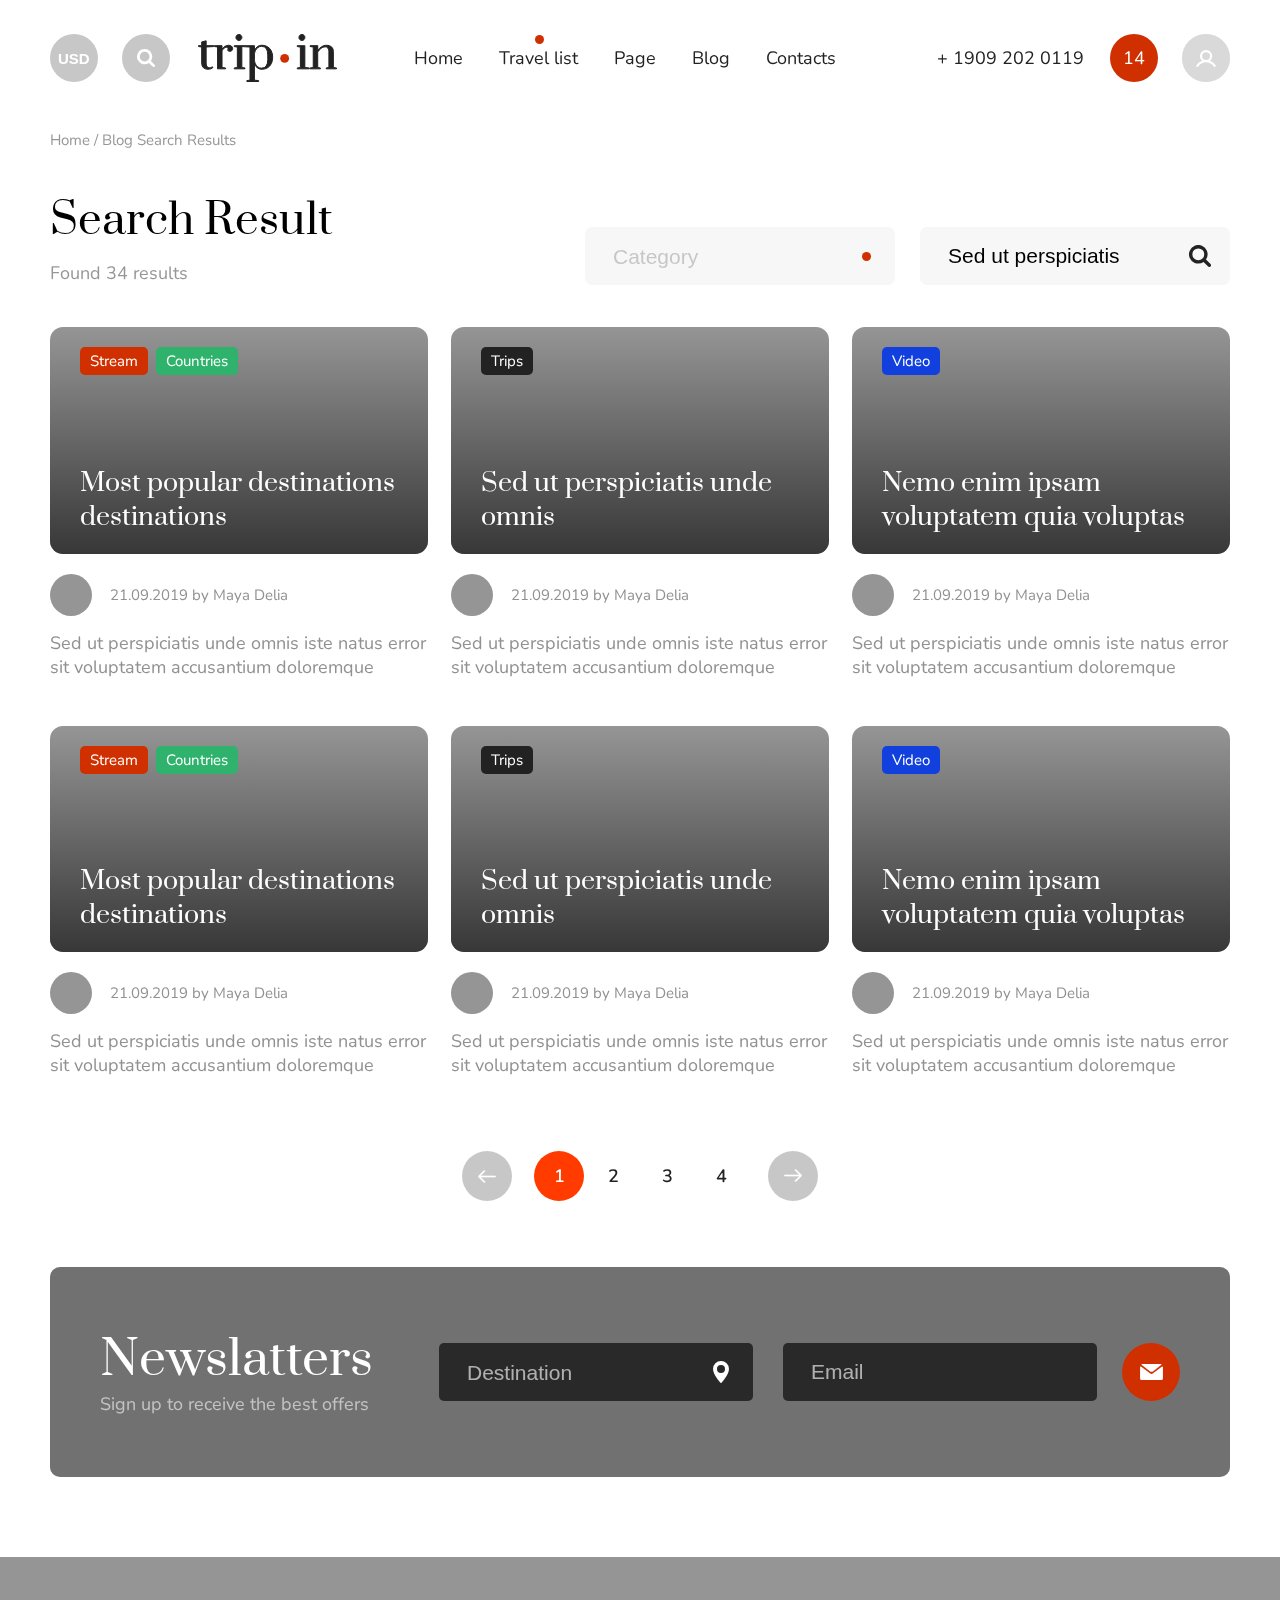
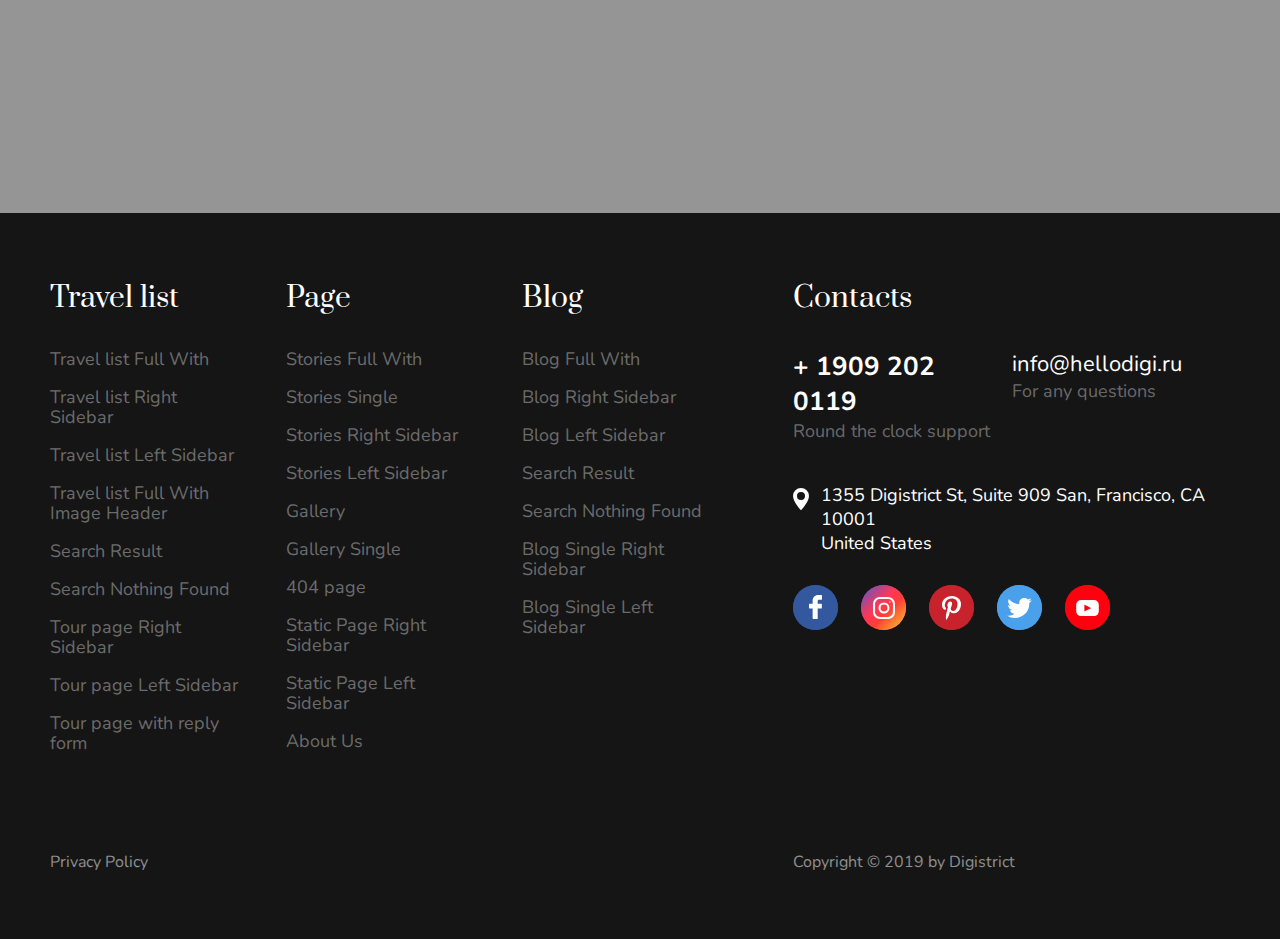
<file: blog-search-results.html>
<!DOCTYPE html>
<html lang="en">

<head>
    <meta charset="UTF-8">
    <meta name="viewport" content="width=device-width, initial-scale=1, maximum-scale=1">
    <title>Trip in</title>
    <link href="https://fonts.googleapis.com/css?family=Nunito:400,700&display=swap" rel="stylesheet">
    <link href="https://fonts.googleapis.com/css?family=Prata&display=swap" rel="stylesheet">
    <link rel="stylesheet" href="css/style.css">
    <link rel="apple-touch-icon" sizes="180x180" href="img/favicons/apple-touch-icon.png">
    <link rel="icon" type="image/png" sizes="32x32" href="img/favicons/favicon-32x32.png">
    <link rel="icon" type="image/png" sizes="16x16" href="img/favicons/favicon-16x16.png">
    <link rel="icon" type="image/png" sizes="16x16" href="img/favicons/android-chrome-192x192.png">
    <link rel="icon" type="image/png" sizes="16x16" href="img/favicons/android-chrome-512x512.png">
    <link rel="icon" type="image/png" href="img/favicons/favicon-32x32.png" sizes="32x32">
    <link rel="icon" type="image/png" sizes="16x16" href="img/favicons/favicon.ico">
    <meta name="msapplication-TileColor" content="#151515">
    <meta name="theme-color" content="#151515">
</head>

<body>
    <div class="container">
        <div class="top_panel inversion">
            <div class="wrap">
                <div class="wrap_float">
                    <div class="currency">
                        <select>
                            <option value="usd">usd</option>
                            <option value="eur">eur</option>
                            <option value="rub">rub</option>
                        </select>
                    </div>
                    <div class="left">
                        <div class="search_btn"></div>
                        <a href="/" class="logo">
                            <img src="img/logo-black.svg" alt="">
                        </a>
                    </div>
                    <div class="menu_wrap" id="menu_wrap">
                        <div class="scroll">
                            <div class="center">
                                <div class="menu">
                                    <ul>
                                        <li><a href="/"><span>Home</span></a></li>
                                        <li class="dropdown_li">
                                            <a href="#" class="active"><span>Travel list</span></a>
                                            <ul class="dropdown_ul">
                                                <li><a href="travel-list-full-width.html">Travel list Full With</a></li>
                                                <li><a href="travel-list-right-sidebar.html">Travel list Right Sidebar</a></li>
                                                <li><a href="travel-list-left-sidebar.html">Travel list Left Sidebar</a></li>
                                                <li><a href="travel-list-image-header.html">Travel list Full With Image Header</a></li>
                                                <li><a href="search-results.html">Search Result</a></li>
                                                <li><a href="search-results-not-found.html">Search Nothing Found</a></li>
                                                <li><a href="tour-page-right-sidebar.html">Tour page Right Sidebar</a></li>
                                                <li><a href="tour-page-left-sidebar.html">Tour page Left Sidebar</a></li>
                                                <li><a href="tour-page-right-sidebar-width-reply.html">Tour page with reply form</a></li>
                                            </ul>
                                        </li>
                                        <li class="dropdown_li">
                                            <a href="#"><span>Page</span></a>
                                            <ul class="dropdown_ul">
                                                <li><a href="stories-full-width.html">Stories Full With</a></li>
                                                <li><a href="story.html">Stories Single</a></li>
                                                <li><a href="stories-right-sidebar.html">Stories Right Sidebar</a></li>
                                                <li><a href="stories-left-sidebar.html">Stories Left Sidebar</a></li>
                                                <li><a href="gallery.html">Gallery</a></li>
                                                <li><a href="gallery-single.html">Gallery Single</a></li>
                                                <li><a href="404.html">404 page</a></li>
                                                <li><a href="static-page-right-sidebar.html">Static Page Right Sidebar</a></li>
                                                <li><a href="static-page-left-sidebar.html">Static Page Left Sidebar</a></li>
                                                <li><a href="about-us.html">About Us</a></li>
                                            </ul>
                                        </li>
                                        <li class="dropdown_li">
                                            <a href="#"><span>Blog</span></a>
                                            <ul class="dropdown_ul">
                                                <li><a href="blog-full-width.html">Blog Full With</a></li>
                                                <li><a href="blog-right-sidebar.html">Blog Right Sidebar</a></li>
                                                <li><a href="blog-left-sidebar.html">Blog Left Sidebar</a></li>
                                                <li><a href="blog-search-results.html">Search Result</a></li>
                                                <li><a href="blog-search-results-not-found.html">Search Nothing Found</a></li>
                                                <li><a href="blog-single-right-sidebar.html">Blog Single Right Sidebar</a></li>
                                                <li><a href="blog-single-left-sidebar.html">Blog Single Left Sidebar</a></li>
                                            </ul>
                                        </li>
                                        <li><a href="contacts.html"><span>Contacts</span></a></li>
                                    </ul>
                                    <div class="mobile_content">
                                        <div class="currency_mob">
                                            <select>
                                                <option value="usd">usd</option>
                                                <option value="rub">rub</option>
                                                <option value="eur">eur</option>
                                            </select>
                                            <p>
                                                Chosen currency
                                            </p>
                                        </div>
                                        <div class="tel">
                                            <a href="tel:+00344113457">+ 00 344 113 457 77</a>
                                            <p>Round the clock support</p>
                                        </div>
                                        <div class="social">
                                            <a href="#" class="link facebook"><span></span></a>
                                            <a href="#" class="link instagram"><span></span></a>
                                            <a href="#" class="link pinterest"><span></span></a>
                                            <a href="#" class="link twitter"><span></span></a>
                                            <a href="#" class="link youtube"><span></span></a>
                                        </div>
                                    </div>
                                </div>
                                <div class="close" id="menu-close">
                                    <span></span>
                                    <span></span>
                                    <span></span>
                                </div>
                            </div>
                            <div class="right">
                                <div class="tel"><a href="tel:+19092020119"><span>+ 1909 202 0119</span></a></div>
                                <a class="favorites-count" title="Favourites" href="favourites.html">
                                    <div class="_counter">14</div>
                                    <div class="_text">Favourites</div>
                                </a>
                            </div>
                            <div class="user" id="userblock">
                                <div class="userlink" id="userlink"></div>
                                <div class="usermenu" id="usermenu">
                                    <ul>
                                        <li><a href="#" class="js-popup-open" data-href="#login">Login</a></li>
                                        <li><a href="#" class="js-popup-open" data-href="#registration">Registration</a></li>
                                        <li><a href="#" class="js-popup-open" data-href="#recovery-pass">Forgot password?</a></li>
                                        <li><a href="#" class="js-popup-open" data-href="#profile-setting">Setting</a></li>
                                    </ul>
                                </div>
                            </div>
                        </div>
                    </div>
                    <div class="mobile_btn" id="mobile_btn">
                        <span></span>
                        <span></span>
                        <span></span>
                    </div>
                </div>
            </div>
        </div>
        <div class="breadcrumbs">
            <div class="wrap">
                <div class="wrap_float">
                    <a href="#">Home</a>
                    <span class="separator">/</span>
                    <a href="#">Blog Search Results</a>
                </div>
            </div>
        </div>
        <div class="page blog-list-page full-width search-results">
            <div class="wrap">
                <div class="wrap_float">
                    <div class="page_head">
                        <h1 class="title">
                            Search Result
                        </h1>
                        <p class="subtitle">
                            Found 34 results
                        </p>
                        <div class="filters">
                            <div class="select_wrap">
                                <select>
                                    <option value="Destination" disabled selected>Category</option>
                                    <option value="Category 1">Category 1</option>
                                    <option value="Category 2">Category 2</option>
                                </select>
                            </div>
                            <div class="search_wrap">
                                <input type="text" class="input" placeholder="Search" value="Sed ut perspiciatis">
                                <button class="submit"></button>
                            </div>
                        </div>
                    </div>
                    <div class="page_body">
                        <div class="blog-list">
                            <a href="blog-single-right-sidebar.html" class="blog_item">
                                <div class="blog_item_top" style="background-image: url(img/demo-bg.jpg);">
                                    <div class="sq_parent">
                                        <div class="sq_wrap">
                                            <div class="sq_content">
                                                <div class="tags">
                                                    <div class="tag red">Stream</div>
                                                    <div class="tag green">Countries</div>
                                                </div>
                                                <h3 class="_title">
                                                    Most popular destinations destinations
                                                </h3>
                                            </div>
                                        </div>
                                    </div>
                                    <div class="shadow js-shadow"></div>
                                </div>
                                <div class="blog_item_bottom">
                                    <div class="author">
                                        <div class="userpic">
                                            <img src="img/demo-bg.jpg" alt="">
                                        </div>
                                        <p class="date">21.09.2019 by Maya Delia</p>
                                    </div>
                                    <p class="text">
                                        Sed ut perspiciatis unde omnis iste natus error sit voluptatem accusantium doloremque
                                    </p>
                                </div>
                            </a>

                            <a href="blog-single-right-sidebar.html" class="blog_item">
                                <div class="blog_item_top" style="background-image: url(img/demo-bg.jpg);">
                                    <div class="sq_parent">
                                        <div class="sq_wrap">
                                            <div class="sq_content">
                                                <div class="tags">
                                                    <div class="tag black">Trips</div>
                                                </div>
                                                <h3 class="_title">
                                                    Sed ut perspiciatis unde omnis
                                                </h3>
                                            </div>
                                        </div>
                                    </div>
                                    <div class="shadow js-shadow"></div>
                                </div>
                                <div class="blog_item_bottom">
                                    <div class="author">
                                        <div class="userpic">
                                            <img src="img/demo-bg.jpg" alt="">
                                        </div>
                                        <p class="date">21.09.2019 by Maya Delia</p>
                                    </div>
                                    <p class="text">
                                        Sed ut perspiciatis unde omnis iste natus error sit voluptatem accusantium doloremque
                                    </p>
                                </div>
                            </a>

                            <a href="blog-single-right-sidebar.html" class="blog_item">
                                <div class="blog_item_top" style="background-image: url(img/demo-bg.jpg);">
                                    <div class="sq_parent">
                                        <div class="sq_wrap">
                                            <div class="sq_content">
                                                <div class="tags">
                                                    <div class="tag blue">Video</div>
                                                </div>
                                                <h3 class="_title">
                                                    Nemo enim ipsam voluptatem quia voluptas
                                                </h3>
                                            </div>
                                        </div>
                                    </div>
                                    <div class="shadow js-shadow"></div>
                                </div>
                                <div class="blog_item_bottom">
                                    <div class="author">
                                        <div class="userpic">
                                            <img src="img/demo-bg.jpg" alt="">
                                        </div>
                                        <p class="date">21.09.2019 by Maya Delia</p>
                                    </div>
                                    <p class="text">
                                        Sed ut perspiciatis unde omnis iste natus error sit voluptatem accusantium doloremque
                                    </p>
                                </div>
                            </a>

                            <a href="blog-single-right-sidebar.html" class="blog_item">
                                <div class="blog_item_top" style="background-image: url(img/demo-bg.jpg);">
                                    <div class="sq_parent">
                                        <div class="sq_wrap">
                                            <div class="sq_content">
                                                <div class="tags">
                                                    <div class="tag red">Stream</div>
                                                    <div class="tag green">Countries</div>
                                                </div>
                                                <h3 class="_title">
                                                    Most popular destinations destinations
                                                </h3>
                                            </div>
                                        </div>
                                    </div>
                                    <div class="shadow js-shadow"></div>
                                </div>
                                <div class="blog_item_bottom">
                                    <div class="author">
                                        <div class="userpic">
                                            <img src="img/demo-bg.jpg" alt="">
                                        </div>
                                        <p class="date">21.09.2019 by Maya Delia</p>
                                    </div>
                                    <p class="text">
                                        Sed ut perspiciatis unde omnis iste natus error sit voluptatem accusantium doloremque
                                    </p>
                                </div>
                            </a>

                            <a href="blog-single-right-sidebar.html" class="blog_item">
                                <div class="blog_item_top" style="background-image: url(img/demo-bg.jpg);">
                                    <div class="sq_parent">
                                        <div class="sq_wrap">
                                            <div class="sq_content">
                                                <div class="tags">
                                                    <div class="tag black">Trips</div>
                                                </div>
                                                <h3 class="_title">
                                                    Sed ut perspiciatis unde omnis
                                                </h3>
                                            </div>
                                        </div>
                                    </div>
                                    <div class="shadow js-shadow"></div>
                                </div>
                                <div class="blog_item_bottom">
                                    <div class="author">
                                        <div class="userpic">
                                            <img src="img/demo-bg.jpg" alt="">
                                        </div>
                                        <p class="date">21.09.2019 by Maya Delia</p>
                                    </div>
                                    <p class="text">
                                        Sed ut perspiciatis unde omnis iste natus error sit voluptatem accusantium doloremque
                                    </p>
                                </div>
                            </a>

                            <a href="blog-single-right-sidebar.html" class="blog_item">
                                <div class="blog_item_top" style="background-image: url(img/demo-bg.jpg);">
                                    <div class="sq_parent">
                                        <div class="sq_wrap">
                                            <div class="sq_content">
                                                <div class="tags">
                                                    <div class="tag blue">Video</div>
                                                </div>
                                                <h3 class="_title">
                                                    Nemo enim ipsam voluptatem quia voluptas
                                                </h3>
                                            </div>
                                        </div>
                                    </div>
                                    <div class="shadow js-shadow"></div>
                                </div>
                                <div class="blog_item_bottom">
                                    <div class="author">
                                        <div class="userpic">
                                            <img src="img/demo-bg.jpg" alt="">
                                        </div>
                                        <p class="date">21.09.2019 by Maya Delia</p>
                                    </div>
                                    <p class="text">
                                        Sed ut perspiciatis unde omnis iste natus error sit voluptatem accusantium doloremque
                                    </p>
                                </div>
                            </a>
                        </div>
                        <div class="pagination">
                            <a class="arrow prev"></a>
                            <ul>
                                <li><a href="#" class="active">1</a></li>
                                <li><a href="#">2</a></li>
                                <li><a href="#">3</a></li>
                                <li><a href="#">4</a></li>
                            </ul>
                            <a class="arrow next"></a>
                        </div>
                    </div>
                </div>
            </div>
        </div>
        <div class="subscribe_section">
            <div class="wrap">
                <div class="wrap_float">
                    <div class="subscribe_block" style="background-image: url(img/demo-bg.jpg)">
                        <div class="left">
                            <h2 class="_title">Newslatters</h2>
                            <p class="_subtitle">Sign up to receive the best offers</p>
                        </div>
                        <div class="right">
                            <div class="input_wrap select_wrap">
                                <select>
                                    <option value="Destination" disabled selected>Destination</option>
                                    <option value="United States">United States</option>
                                    <option value="United Kingdom">United Kingdom</option>
                                    <option value="Afghanistan">Afghanistan</option>
                                    <option value="Albania">Albania</option>
                                    <option value="Algeria">Algeria</option>
                                    <option value="American Samoa">American Samoa</option>
                                    <option value="Andorra">Andorra</option>
                                    <option value="Angola">Angola</option>
                                    <option value="Anguilla">Anguilla</option>
                                    <option value="Antarctica">Antarctica</option>
                                    <option value="Antigua and Barbuda">Antigua and Barbuda</option>
                                    <option value="Argentina">Argentina</option>
                                    <option value="Armenia">Armenia</option>
                                    <option value="Aruba">Aruba</option>
                                    <option value="Australia">Australia</option>
                                    <option value="Austria">Austria</option>
                                    <option value="Azerbaijan">Azerbaijan</option>
                                    <option value="Bahamas">Bahamas</option>
                                    <option value="Bahrain">Bahrain</option>
                                    <option value="Bangladesh">Bangladesh</option>
                                    <option value="Barbados">Barbados</option>
                                    <option value="Belarus">Belarus</option>
                                    <option value="Belgium">Belgium</option>
                                    <option value="Belize">Belize</option>
                                    <option value="Benin">Benin</option>
                                    <option value="Bermuda">Bermuda</option>
                                    <option value="Bhutan">Bhutan</option>
                                    <option value="Bolivia">Bolivia</option>
                                    <option value="Bosnia and Herzegovina">Bosnia and Herzegovina</option>
                                    <option value="Botswana">Botswana</option>
                                    <option value="Bouvet Island">Bouvet Island</option>
                                    <option value="Brazil">Brazil</option>
                                    <option value="British Indian Ocean Territory">British Indian Ocean Territory</option>
                                    <option value="Brunei Darussalam">Brunei Darussalam</option>
                                    <option value="Bulgaria">Bulgaria</option>
                                </select>
                            </div>
                            <div class="input_wrap">
                                <input type="email" class="input" placeholder="Email">
                            </div>
                            <button class="submit button"><span>Subscribe</span></button>
                        </div>
                    </div>
                </div>
            </div>
        </div>
        <div class="instagram_posts">
            <div class="posts">
                <a class="post">
                    <div class="sq_parent">
                        <div class="sq_wrap">
                            <div class="sq_content">
                                <img src="img/demo-bg.jpg" alt="">
                            </div>
                        </div>
                    </div>
                </a>
                <a class="post">
                    <div class="sq_parent">
                        <div class="sq_wrap">
                            <div class="sq_content">
                                <img src="img/demo-bg.jpg" alt="">
                            </div>
                        </div>
                    </div>
                </a>
                <a class="post">
                    <div class="sq_parent">
                        <div class="sq_wrap">
                            <div class="sq_content">
                                <img src="img/demo-bg.jpg" alt="">
                            </div>
                        </div>
                    </div>
                </a>
                <a class="post">
                    <div class="sq_parent">
                        <div class="sq_wrap">
                            <div class="sq_content">
                                <img src="img/demo-bg.jpg" alt="">
                            </div>
                        </div>
                    </div>
                </a>
                <a class="post">
                    <div class="sq_parent">
                        <div class="sq_wrap">
                            <div class="sq_content">
                                <img src="img/demo-bg.jpg" alt="">
                            </div>
                        </div>
                    </div>
                </a>
            </div>
        </div>
        <div class="footer">
            <div class="wrap">
                <div class="wrap_float">
                    <div class="footer_top">
                        <div class="left">
                            <div class="col">
                                <div class="_title m_title">Travel list</div>
                                <ul>
                                    <li><a href="travel-list-full-width.html">Travel list Full With</a></li>
                                    <li><a href="travel-list-right-sidebar.html">Travel list Right Sidebar</a></li>
                                    <li><a href="travel-list-left-sidebar.html">Travel list Left Sidebar</a></li>
                                    <li><a href="travel-list-image-header.html">Travel list Full With Image Header</a></li>
                                    <li><a href="search-results.html">Search Result</a></li>
                                    <li><a href="search-results-not-found.html">Search Nothing Found</a></li>
                                    <li><a href="tour-page-right-sidebar.html">Tour page Right Sidebar</a></li>
                                    <li><a href="tour-page-left-sidebar.html">Tour page Left Sidebar</a></li>
                                    <li><a href="tour-page-right-sidebar-width-reply.html">Tour page with reply form</a></li>
                                </ul>
                            </div>
                            <div class="col">
                                <div class="_title m_title">Page</div>
                                <ul>
                                    <li><a href="stories-full-width.html">Stories Full With</a></li>
                                    <li><a href="story.html">Stories Single</a></li>
                                    <li><a href="stories-right-sidebar.html">Stories Right Sidebar</a></li>
                                    <li><a href="stories-left-sidebar.html">Stories Left Sidebar</a></li>
                                    <li><a href="gallery.html">Gallery</a></li>
                                    <li><a href="gallery-single.html">Gallery Single</a></li>
                                    <li><a href="404.html">404 page</a></li>
                                    <li><a href="static-page-right-sidebar.html">Static Page Right Sidebar</a></li>
                                    <li><a href="static-page-left-sidebar.html">Static Page Left Sidebar</a></li>
                                    <li><a href="about-us.html">About Us</a></li>
                                </ul>
                            </div>
                            <div class="col">
                                <div class="_title m_title">Blog</div>
                                <ul>
                                    <li><a href="blog-full-width.html">Blog Full With</a></li>
                                    <li><a href="blog-right-sidebar.html">Blog Right Sidebar</a></li>
                                    <li><a href="blog-left-sidebar.html">Blog Left Sidebar</a></li>
                                    <li><a href="blog-search-results.html">Search Result</a></li>
                                    <li><a href="blog-search-results-not-found.html">Search Nothing Found</a></li>
                                    <li><a href="blog-single-right-sidebar.html">Blog Single Right Sidebar</a></li>
                                    <li><a href="blog-single-left-sidebar.html">Blog Single Left Sidebar</a></li>
                                </ul>
                            </div>
                        </div>
                        <div class="right">
                            <div class="_title">Contacts</div>
                            <div class="contacts_info">
                                <div class="tel">
                                    <a href="tel:+19092020119">+ 1909 202 0119</a>
                                    <p>Round the clock support</p>
                                </div>
                                <div class="email">
                                    <a href="mailto:info@hellodigi.ru">info@hellodigi.ru</a>
                                    <p>For any questions</p>
                                </div>
                                <div class="address">
                                    1355 Digistrict St, Suite 909 San, Francisco, CA 10001 <br> United States
                                </div>
                            </div>
                            <div class="socials social-links">
                                <a href="#" class="link facebook"><span></span></a>
                                <a href="#" class="link instagram"><span></span></a>
                                <a href="#" class="link pinterest"><span></span></a>
                                <a href="#" class="link twitter"><span></span></a>
                                <a href="#" class="link youtube"><span></span></a>
                            </div>
                        </div>
                    </div>
                    <div class="footer_bottom">
                        <div class="left">
                            <a href="#">Privacy Policy</a>
                        </div>
                        <div class="right">
                            Copyright © 2019 by Digistrict
                        </div>
                    </div>
                </div>
            </div>
        </div>

    </div>

    <div class="modal_search" id="modal_search">
        <div class="close"></div>
        <div class="search-tour">
            <div class="wrap">
                <div class="wrap_float">
                    <div class="search-form">
                        <div class="destination-col">
                            <div class="label">Destination</div>
                            <div class="select_wrap">
                                <select>
                                    <option value="Destination" disabled selected>Destination</option>
                                    <option value="United States">United States</option>
                                    <option value="United Kingdom">United Kingdom</option>
                                    <option value="Afghanistan">Afghanistan</option>
                                    <option value="Albania">Albania</option>
                                    <option value="Algeria">Algeria</option>
                                    <option value="American Samoa">American Samoa</option>
                                    <option value="Andorra">Andorra</option>
                                    <option value="Angola">Angola</option>
                                    <option value="Anguilla">Anguilla</option>
                                    <option value="Antarctica">Antarctica</option>
                                    <option value="Antigua and Barbuda">Antigua and Barbuda</option>
                                    <option value="Argentina">Argentina</option>
                                    <option value="Armenia">Armenia</option>
                                    <option value="Aruba">Aruba</option>
                                    <option value="Australia">Australia</option>
                                    <option value="Austria">Austria</option>
                                    <option value="Azerbaijan">Azerbaijan</option>
                                    <option value="Bahamas">Bahamas</option>
                                    <option value="Bahrain">Bahrain</option>
                                    <option value="Bangladesh">Bangladesh</option>
                                    <option value="Barbados">Barbados</option>
                                    <option value="Belarus">Belarus</option>
                                    <option value="Belgium">Belgium</option>
                                    <option value="Belize">Belize</option>
                                    <option value="Benin">Benin</option>
                                    <option value="Bermuda">Bermuda</option>
                                    <option value="Bhutan">Bhutan</option>
                                    <option value="Bolivia">Bolivia</option>
                                    <option value="Bosnia and Herzegovina">Bosnia and Herzegovina</option>
                                    <option value="Botswana">Botswana</option>
                                    <option value="Bouvet Island">Bouvet Island</option>
                                    <option value="Brazil">Brazil</option>
                                    <option value="British Indian Ocean Territory">British Indian Ocean Territory</option>
                                    <option value="Brunei Darussalam">Brunei Darussalam</option>
                                    <option value="Bulgaria">Bulgaria</option>
                                </select>
                            </div>
                        </div>
                        <div class="date-col">
                            <div class="label">Check In</div>
                            <div class="date_div">
                                <input type="text" class="js_calendar desctop-input">
                                <input type="date" class="mobile-input">
                                <div class="day">21</div>
                                <div class="date_div_right">
                                    <div class="month">December</div>
                                    <div class="year">2019</div>
                                </div>
                            </div>
                        </div>
                        <div class="date-col">
                            <div class="label">Check Out</div>
                            <div class="date_div">
                                <input type="text" class="js_calendar desctop-input">
                                <input type="date" class="mobile-input">
                                <div class="day">21</div>
                                <div class="date_div_right">
                                    <div class="month">December</div>
                                    <div class="year">2019</div>
                                </div>
                            </div>
                        </div>
                        <div class="num-col">
                            <div class="label">Aduld</div>
                            <div class="num_wrap">
                                <div class="buttons">
                                    <button class="plus"></button>
                                    <button class="minus"></button>
                                </div>
                                <input type="number" class="val js_num" value="3" min="0" max="99">
                            </div>
                        </div>
                        <div class="num-col last">
                            <div class="label">Children</div>
                            <div class="num_wrap">
                                <div class="buttons">
                                    <button class="plus"></button>
                                    <button class="minus"></button>
                                </div>
                                <input type="number" class="val js_num" value="3" min="0" max="99">
                            </div>
                        </div>
                        <button class="btn button">
                            <span>Search</span>
                        </button>
                    </div>
                </div>
            </div>
        </div>
    </div>

    <div class="overlay" id="overlay"></div>

    <div class="popup login" id="login">
        <div class="scroll">
            <div class="scroll_wrap">
                <div class="popup-head">
                    <div class="title">Sign In</div>
                    <a class="link js-popup-open" data-href="#registration">Sign Up</a>

                </div>
                <div class="popup-body">
                    <div class="subtitle">
                        Use the e-mail and password that you specified when registering on the site
                    </div>
                    <div class="form">
                        <input type="text" class="input" placeholder="Login">
                        <input type="text" class="input" placeholder="Password">
                        <button class="submit button">Sign In</button>
                        <a href="#" class="link">Forgot password?</a>
                    </div>
                </div>
                <div class="popup-foot">
                    <p>Login via social networks</p>
                    <div class="social-links">
                        <a href="#" class="link facebook"><span></span></a>
                        <a href="#" class="link twitter"><span></span></a>
                    </div>
                </div>
            </div>
        </div>
        <div class="close"></div>
    </div>


    <div class="popup registration" id="registration">
        <div class="scroll">
            <div class="scroll_wrap">
                <div class="popup-head">
                    <div class="title">Sign Up</div>
                    <a class="link js-popup-open" data-href="#login">Sign In</a>

                </div>
                <div class="popup-body">
                    <div class="subtitle">
                        Fill in the registration form and save your favorite tours, synchronize them on all devices
                    </div>
                    <div class="form">
                        <input type="text" class="input" placeholder="Username">
                        <input type="text" class="input" placeholder="Name">
                        <input type="text" class="input" placeholder="Surename">
                        <input type="email" class="input" placeholder="Email">
                        <input type="password" class="input" placeholder="Password">
                        <input type="password" class="input" placeholder="Password Repeat">
                        <button class="submit button js-submit">Registration</button>
                    </div>
                </div>
                <div class="popup-foot">
                    <p>Sign Up via social networks</p>
                    <div class="social-links">
                        <a href="#" class="link facebook"><span></span></a>
                        <a href="#" class="link twitter"><span></span></a>
                    </div>
                </div>
            </div>
        </div>
        <div class="close"></div>
    </div>


    <div class="popup forgot-pass" id="recovery-pass">
        <div class="scroll">
            <div class="scroll_wrap">
                <div class="popup-head">
                    <div class="title">Forgot password?</div>
                </div>
                <div class="popup-body">
                    <div class="subtitle">
                        Use the e-mail and password that you specified when registering on the site
                    </div>
                    <div class="form">
                        <input type="email" class="input" placeholder="Email">
                        <button class="submit button js-submit">Reset password</button>
                    </div>
                </div>
            </div>
        </div>
        <div class="close"></div>
    </div>


    <div class="popup profile-setting" id="profile-setting">
        <div class="scroll">
            <div class="scroll_wrap">
                <div class="select-userpic">
                    <div class="userpic">V</div>
                    <div class="select">
                        <input type="file" id="profile-pic">
                        <label for="profile-pic">Select photo</label>
                    </div>
                </div>
                <div class="popup-head">
                    <div class="title">Setting</div>
                </div>
                <div class="popup-body">
                    <div class="form">
                        <input type="text" class="input" placeholder="Username" value="Victor777">
                        <input type="text" class="input" placeholder="Name" value="Victor">
                        <input type="text" class="input" placeholder="Surename" value="Shibut">
                        <input type="email" class="input" placeholder="Email" value="test@test.com">
                        <div class="label">Change password</div>
                        <input type="password" class="input" placeholder="Current password">
                        <input type="password" class="input" placeholder="Enter new password">
                        <input type="password" class="input" placeholder="New password repeat">
                        <div class="label">Authorization through social networks</div>
                        <div class="social-links">
                            <a href="#" class="link facebook active"><span></span></a>
                            <a href="#" class="link twitter"><span></span></a>
                        </div>
                        <button class="submit button js-submit">Save Setting</button>
                    </div>
                </div>
            </div>
        </div>
        <div class="close"></div>
    </div>


    <div class="popup contact-us" id="contact-us">
        <div class="scroll">
            <div class="scroll_wrap">
                <div class="popup-head">
                    <div class="title">Contact Us</div>
                </div>
                <div class="popup-body">
                    <div class="subtitle">
                        But I must explain to you how all this mistaken idea of denouncing pleasure and praising pain
                    </div>
                    <div class="form">
                        <input type="text" class="input" placeholder="Name">
                        <input type="email" class="input" placeholder="Email">
                        <input type="text" class="input" placeholder="Phone">
                        <textarea class="textarea" placeholder="Your Massage"></textarea>
                        <button class="submit button js-submit">Send Massage</button>
                    </div>
                </div>
            </div>
        </div>
        <div class="close"></div>
    </div>

    <div class="popup book-now-popup" id="book-now">
        <div class="scroll">
            <div class="scroll_wrap">
                <div class="popup-head">
                    <div class="title">Book Now</div>
                </div>
                <div class="popup-body">
                    <div class="tour-title">
                        <div class="img">
                            <img src="img/demo-bg.jpg" alt="">
                        </div>
                        <div class="tour-name">
                            Tour to the Arctic is an exotic journey on the verge of extreme
                        </div>
                    </div>
                    <div class="tour-info">
                        <div class="col">
                            <div class="label">Check In</div>
                            <div class="date">
                                <div class="day">09</div>
                                <div class="month">May</div>
                                <div class="year">2019</div>
                            </div>
                            <div class="label">Aduld: <span>3</span></div>
                        </div>
                        <div class="col">
                            <div class="label">Check Out</div>
                            <div class="date">
                                <div class="day">09</div>
                                <div class="month">May</div>
                                <div class="year">2019</div>
                            </div>
                            <div class="label">Children: <span>0</span></div>
                        </div>
                    </div>
                    <div class="form">
                        <input type="text" class="input" placeholder="Your First Name">
                        <input type="text" class="input" placeholder="Your Last Name">
                        <input type="email" class="input" placeholder="Your Email">
                        <input type="tel" class="input" placeholder="Your Number Phone">
                        <textarea class="textarea" placeholder="Where are your address?"></textarea>
                        <textarea class="textarea" placeholder="Note:"></textarea>
                        <button class="submit button js-submit">Book Now | <b>$356</b></button>
                    </div>
                </div>
            </div>
        </div>
        <div class="close"></div>
    </div>

    <div class="popup success-popup" id="contact-us-success">
        <div class="scroll">
            <div class="scroll_wrap">
                <div class="popup-head">
                    <div class="title">Success</div>
                </div>
                <div class="popup-body">
                    <div class="subtitle">
                        Your message was successfully sent. We will contact you shortly
                    </div>
                </div>
            </div>
        </div>
        <div class="close"></div>
    </div>

    <script src="js/jquery.min.js"></script>
    <script src="js/jquery-ui.min.js"></script>
    <script src="js/lightgallery.js"></script>
    <script src="js/jquery.mousewheel.min.js"></script>
    <script src="js/slick.min.js"></script>
    <script src="js/hammer.js"></script>
    <script src="js/scripts.js"></script>
</body>

</html>
</file>
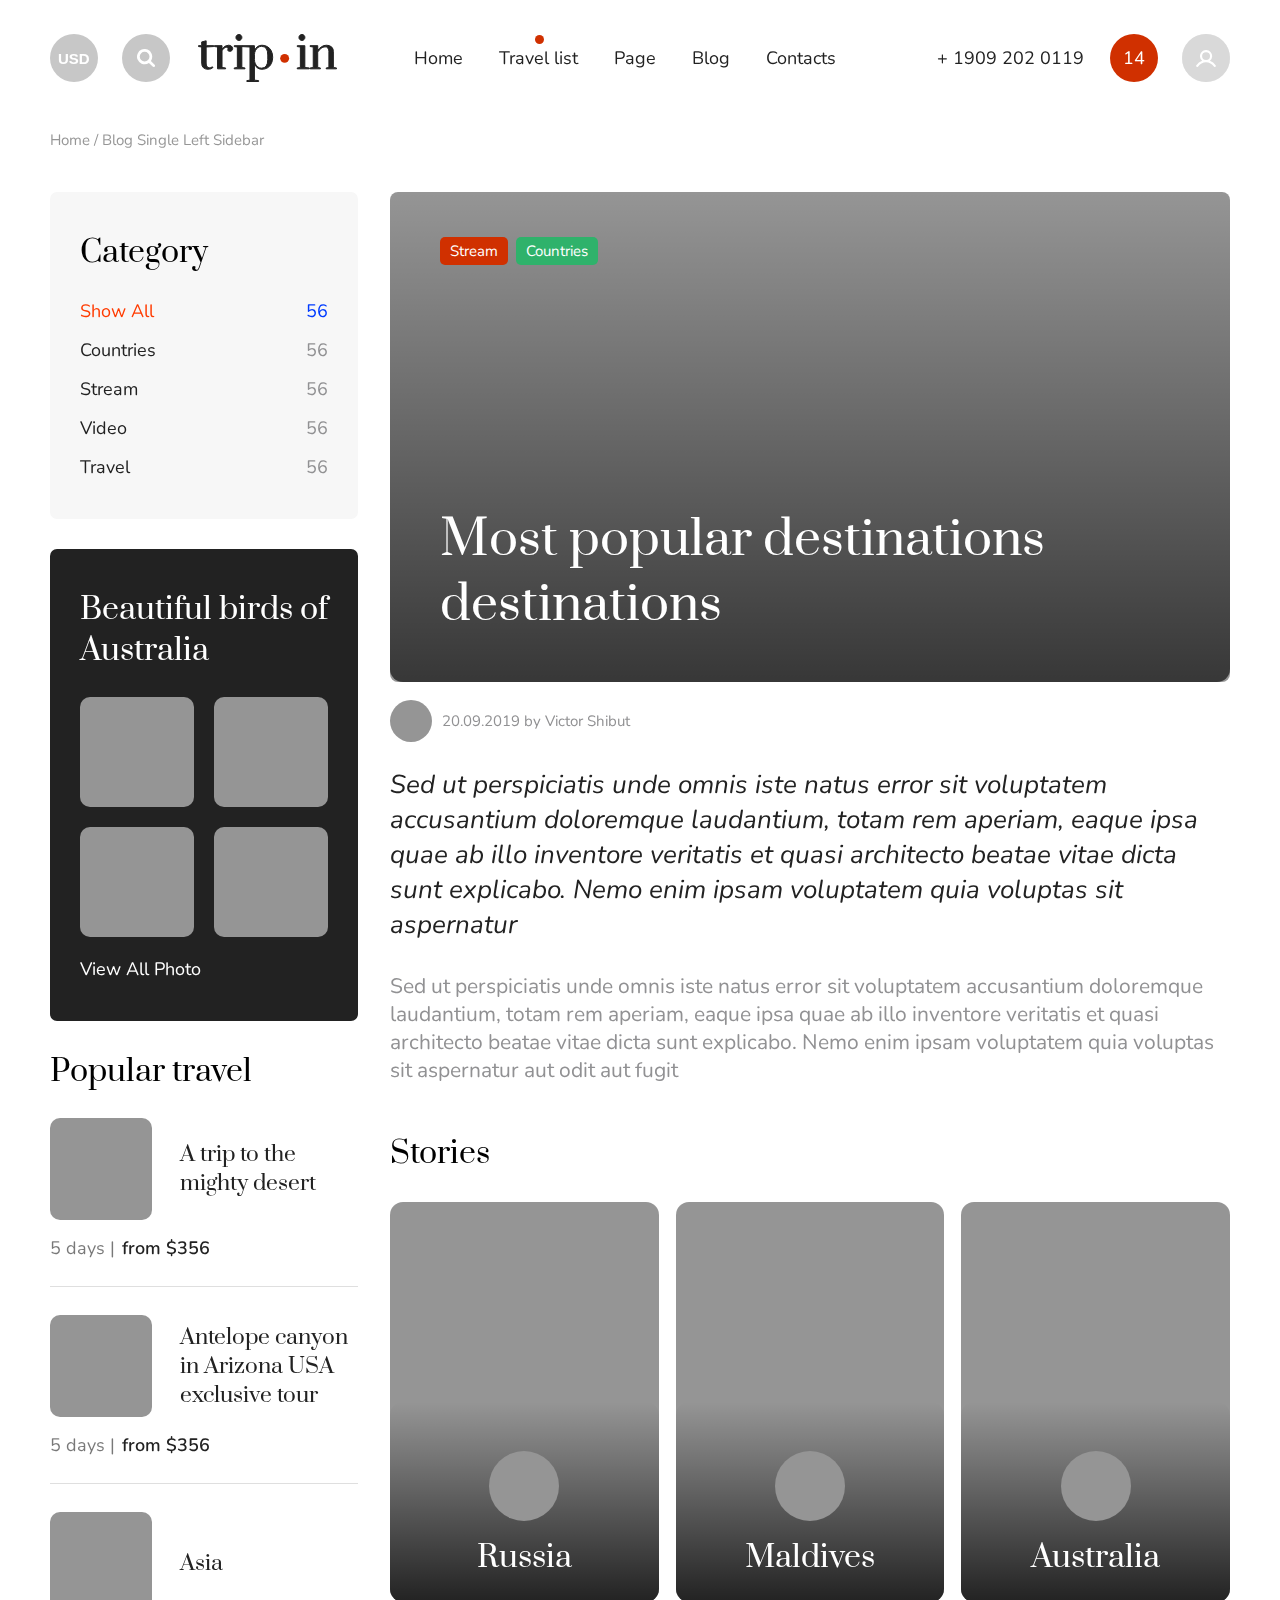
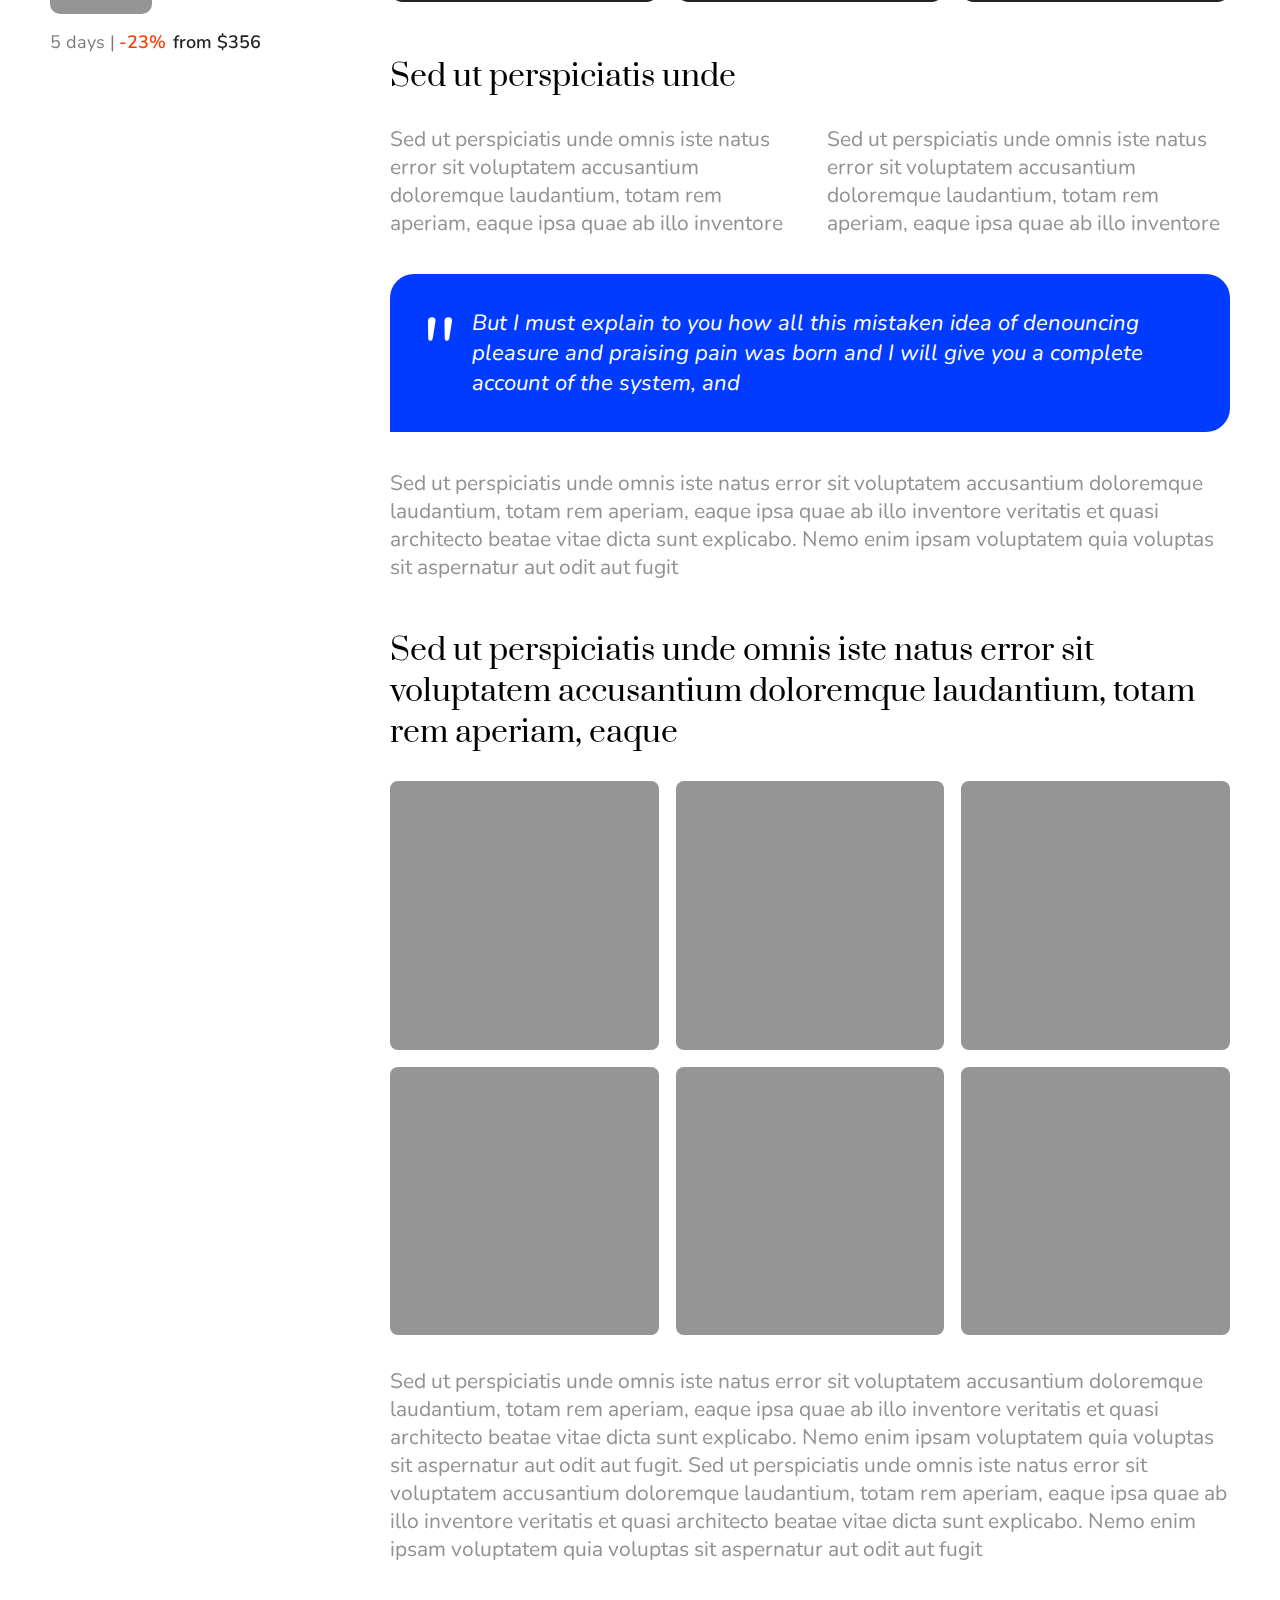
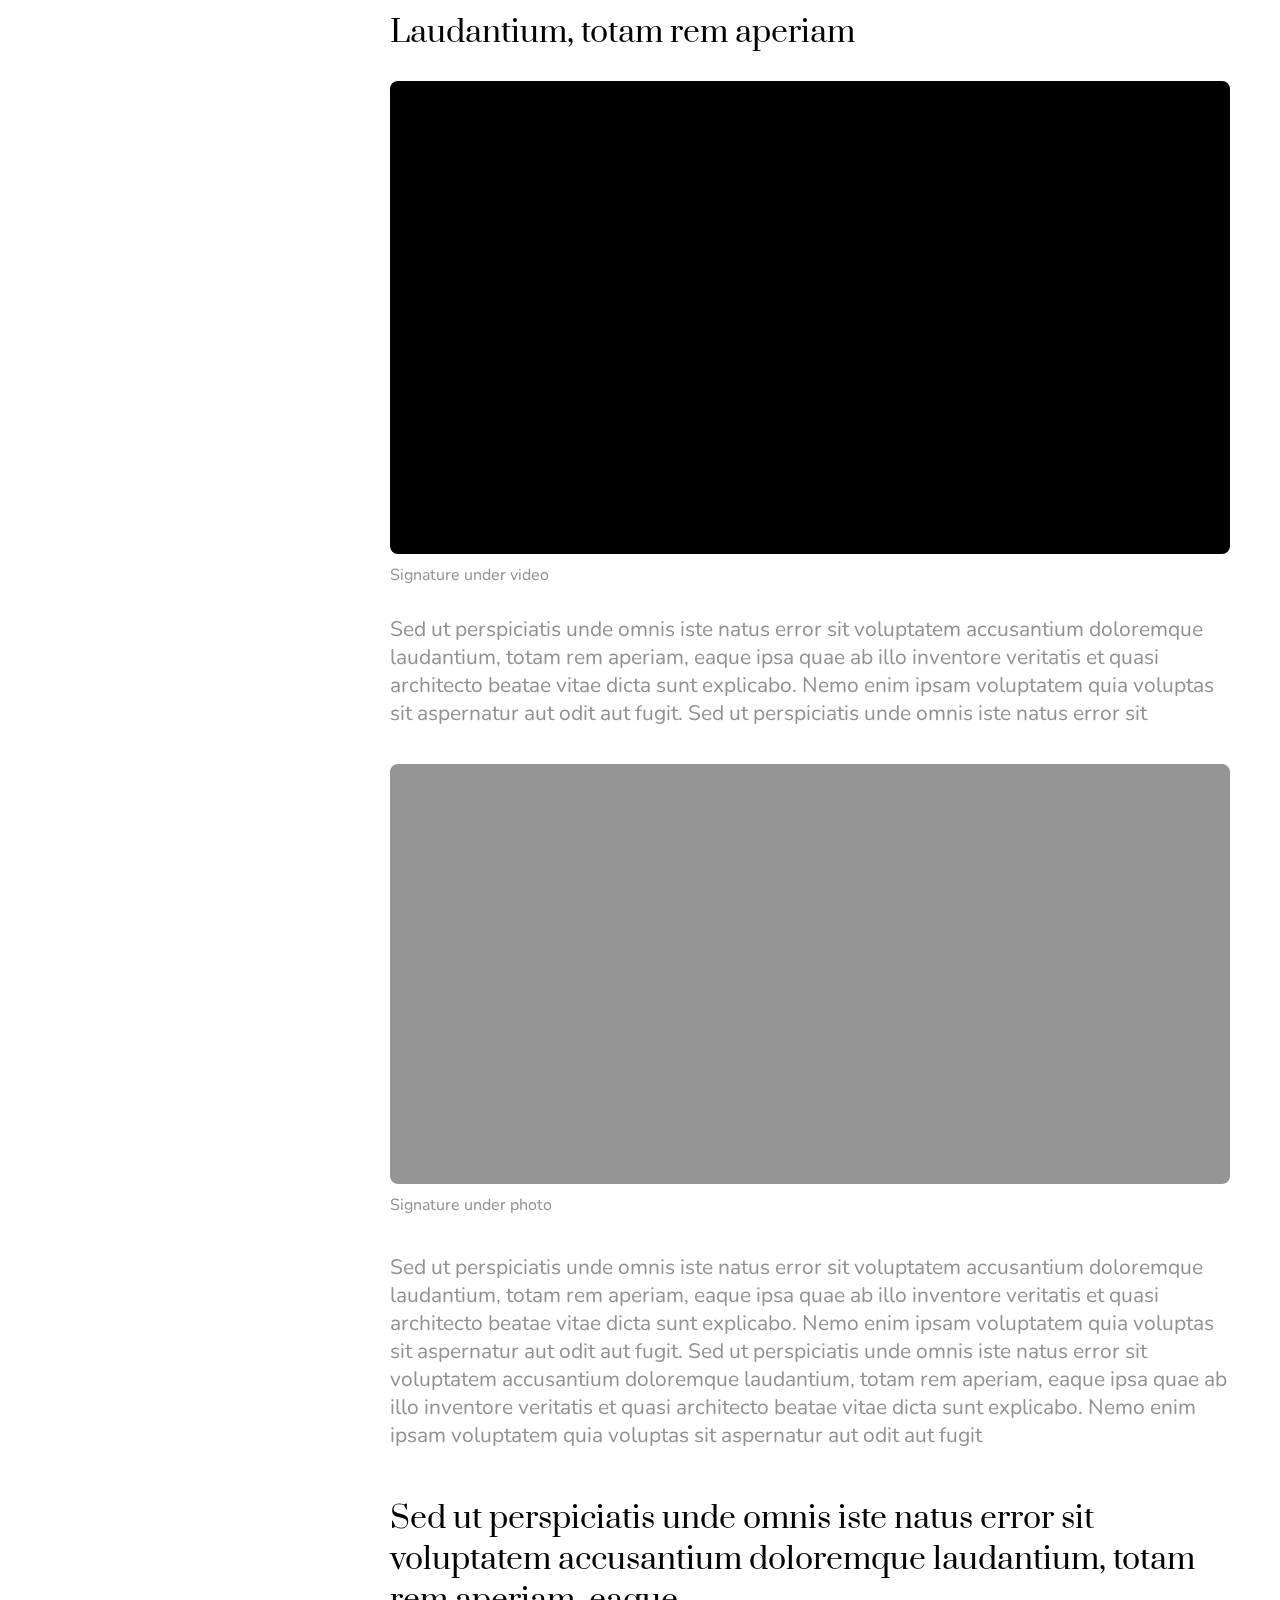
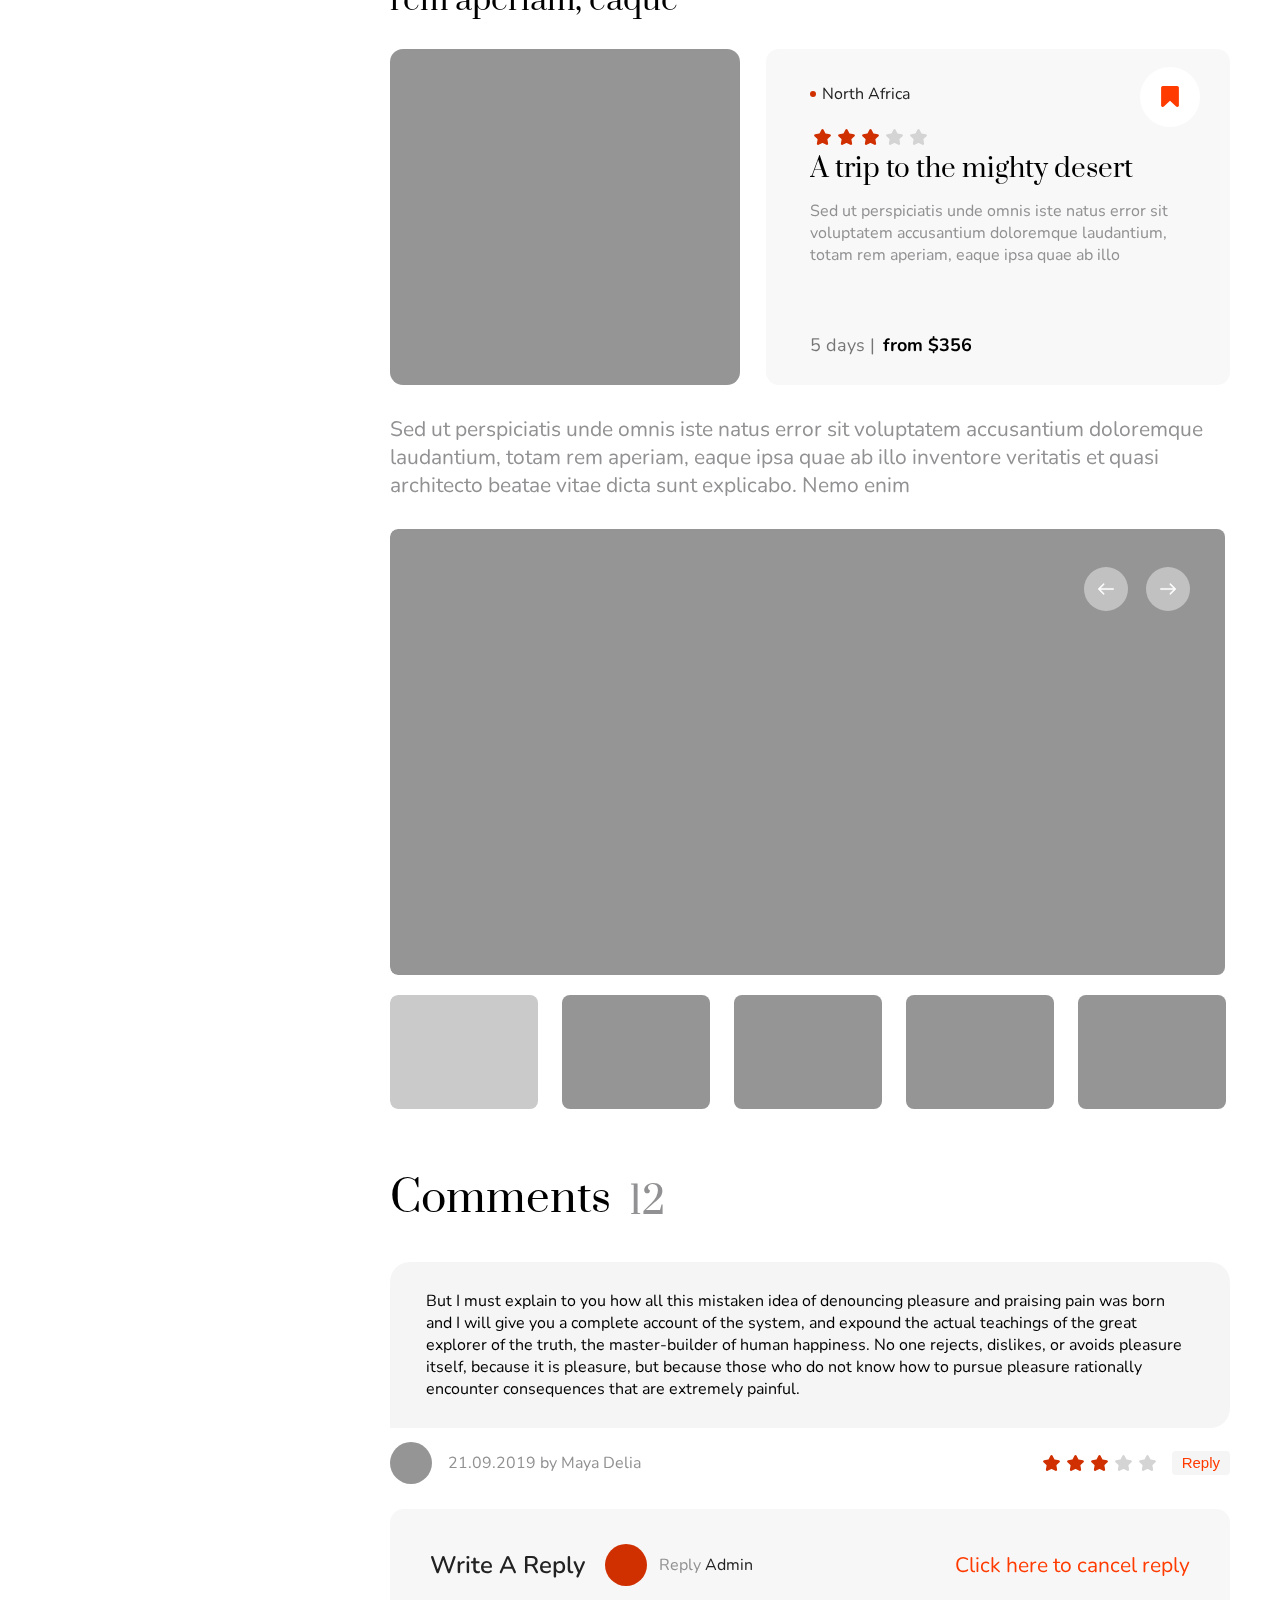
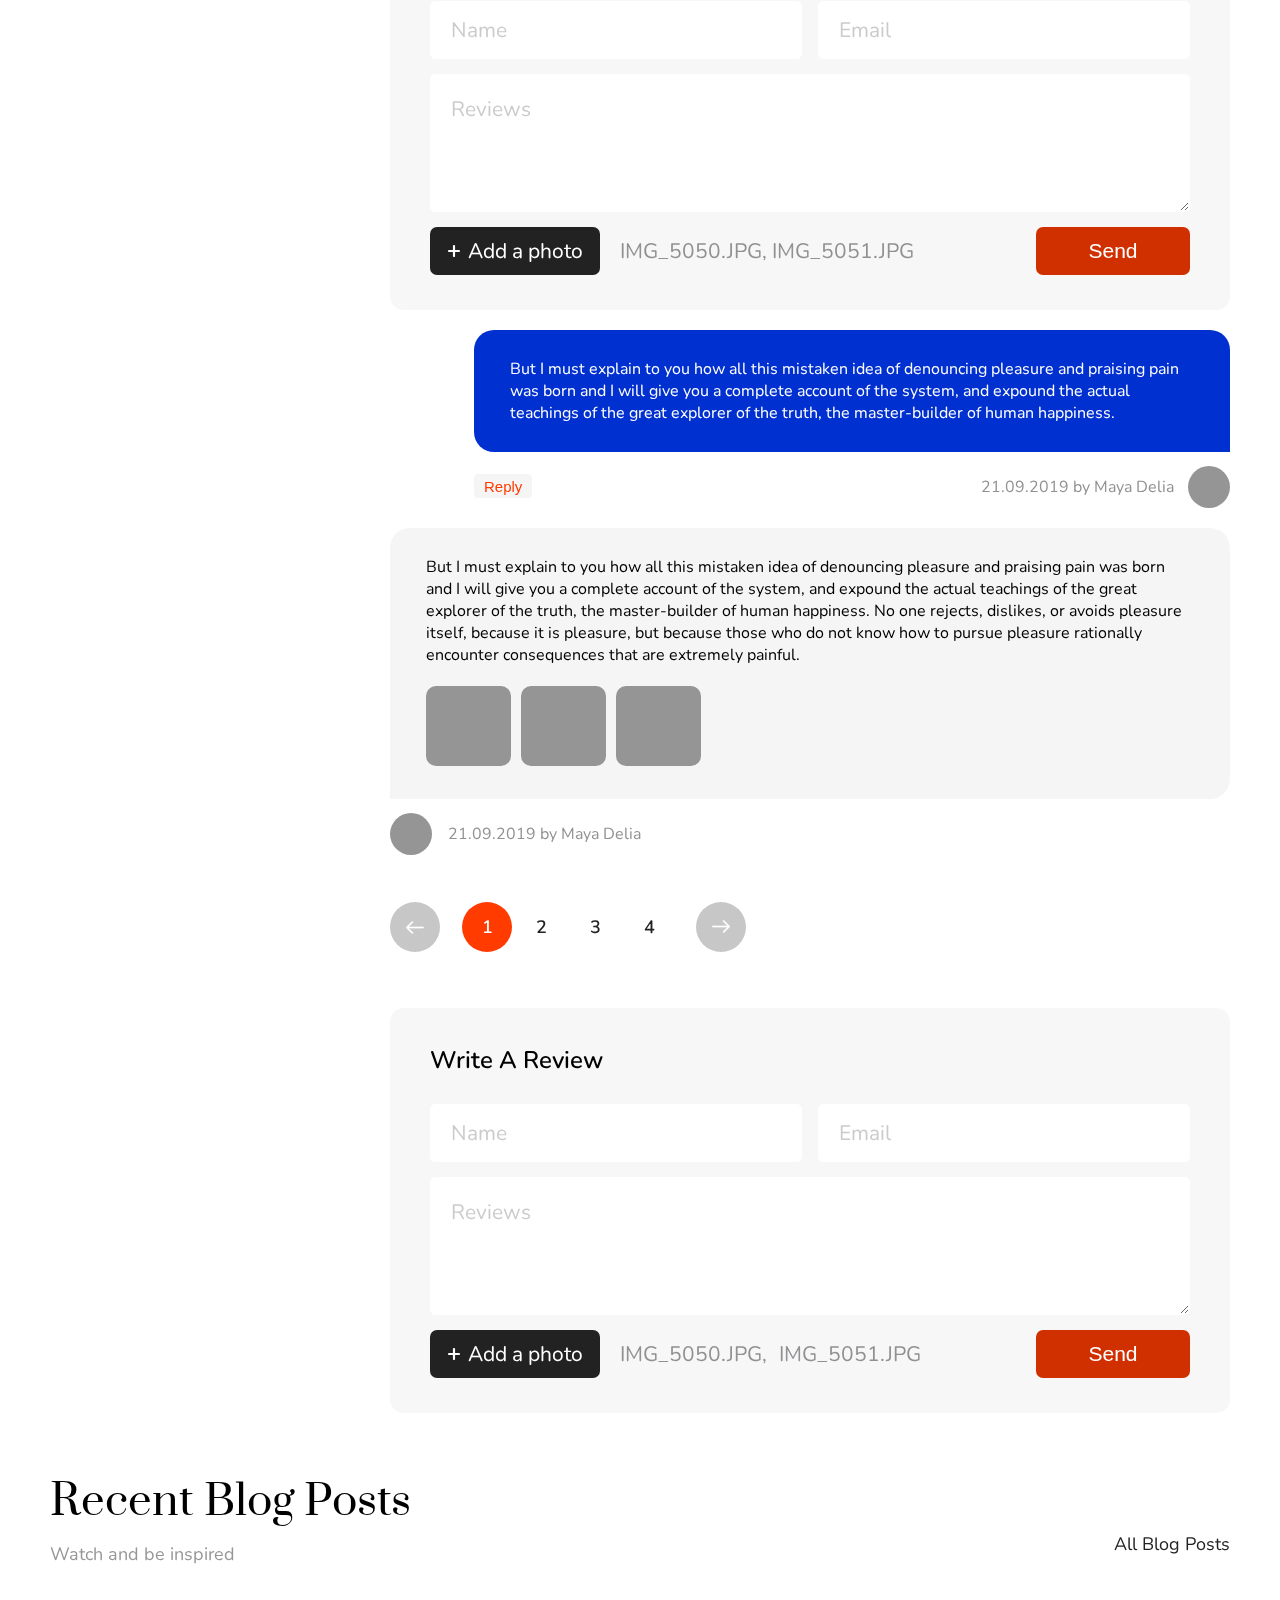
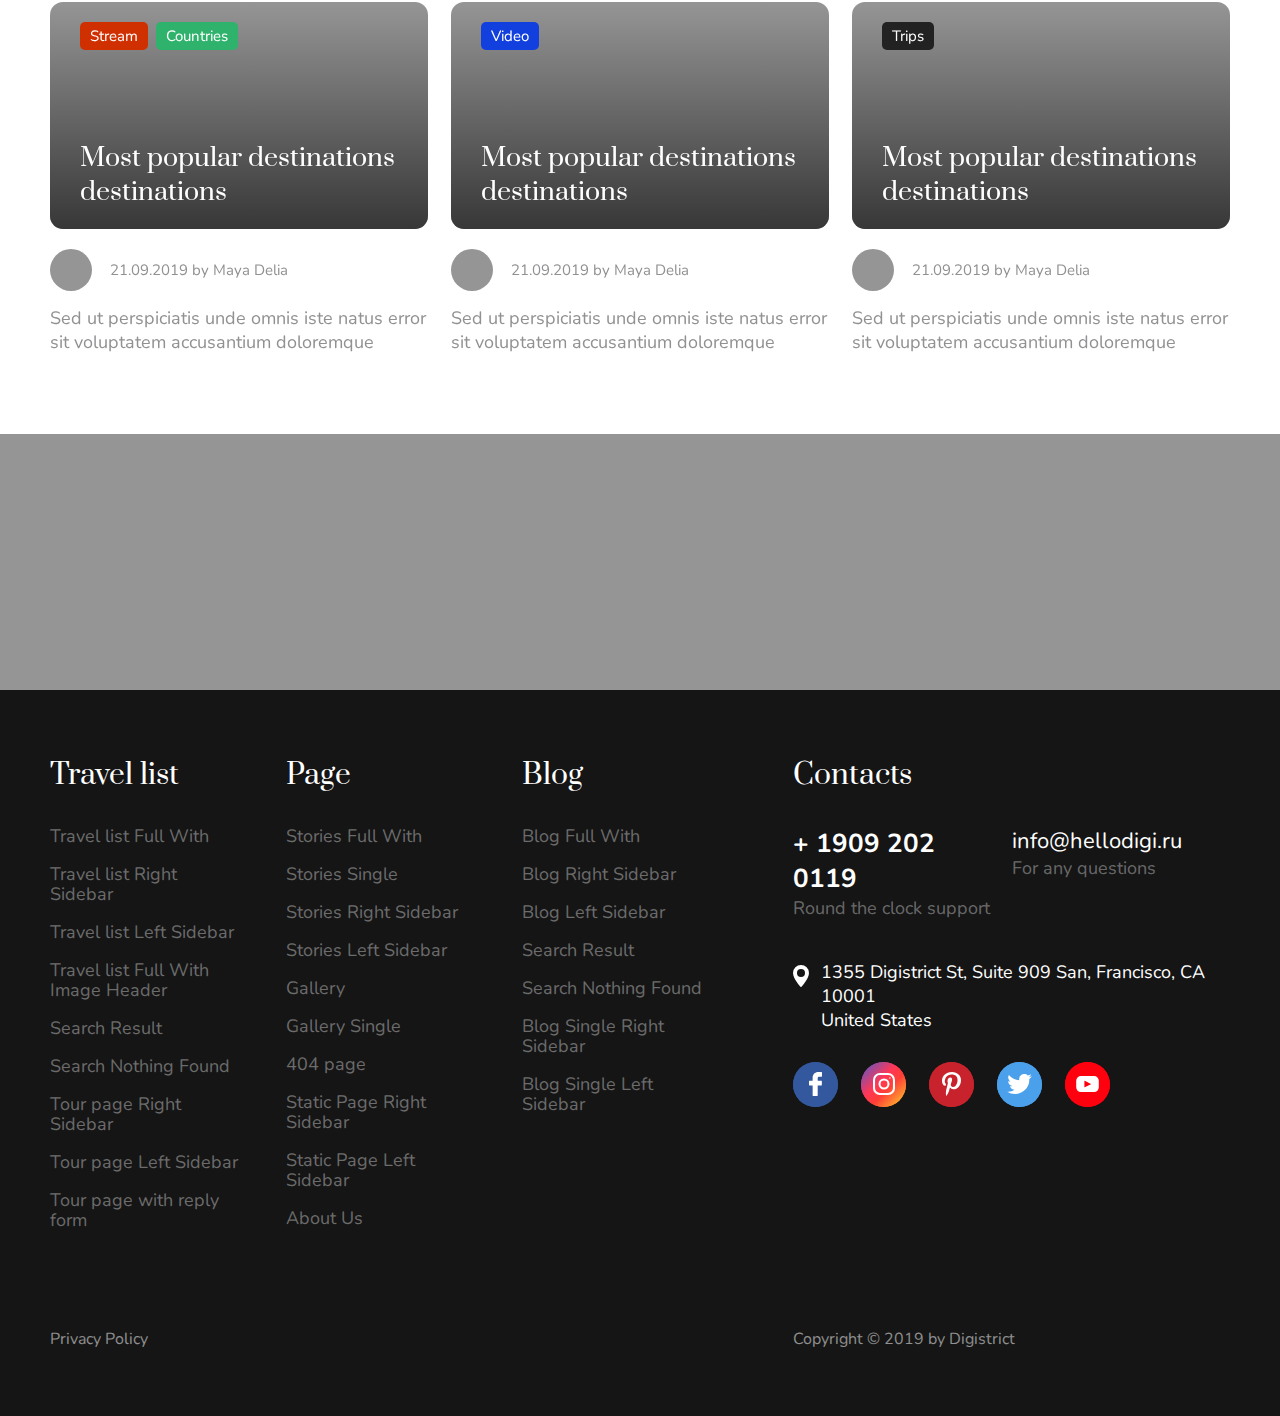
<file: blog-single-left-sidebar.html>
<!DOCTYPE html>
<html lang="en">

<head>
    <meta charset="UTF-8">
    <meta name="viewport" content="width=device-width, initial-scale=1, maximum-scale=1">
    <title>Trip in</title>
    <link href="https://fonts.googleapis.com/css?family=Nunito:400,700&display=swap" rel="stylesheet">
    <link href="https://fonts.googleapis.com/css?family=Prata&display=swap" rel="stylesheet">
    <link rel="stylesheet" href="css/style.css">
    <link rel="apple-touch-icon" sizes="180x180" href="img/favicons/apple-touch-icon.png">
    <link rel="icon" type="image/png" sizes="32x32" href="img/favicons/favicon-32x32.png">
    <link rel="icon" type="image/png" sizes="16x16" href="img/favicons/favicon-16x16.png">
    <link rel="icon" type="image/png" sizes="16x16" href="img/favicons/android-chrome-192x192.png">
    <link rel="icon" type="image/png" sizes="16x16" href="img/favicons/android-chrome-512x512.png">
    <link rel="icon" type="image/png" href="img/favicons/favicon-32x32.png" sizes="32x32">
    <link rel="icon" type="image/png" sizes="16x16" href="img/favicons/favicon.ico">
    <meta name="msapplication-TileColor" content="#151515">
    <meta name="theme-color" content="#151515">
</head>

<body>
    <div class="container">
        <div class="top_panel inversion">
            <div class="wrap">
                <div class="wrap_float">
                    <div class="currency">
                        <select>
                            <option value="usd">usd</option>
                            <option value="eur">eur</option>
                            <option value="rub">rub</option>
                        </select>
                    </div>
                    <div class="left">
                        <div class="search_btn"></div>
                        <a href="/" class="logo">
                            <img src="img/logo-black.svg" alt="">
                        </a>
                    </div>
                    <div class="menu_wrap" id="menu_wrap">
                        <div class="scroll">
                            <div class="center">
                                <div class="menu">
                                    <ul>
                                        <li><a href="/"><span>Home</span></a></li>
                                        <li class="dropdown_li">
                                            <a href="#" class="active"><span>Travel list</span></a>
                                            <ul class="dropdown_ul">
                                                <li><a href="travel-list-full-width.html">Travel list Full With</a></li>
                                                <li><a href="travel-list-right-sidebar.html">Travel list Right Sidebar</a></li>
                                                <li><a href="travel-list-left-sidebar.html">Travel list Left Sidebar</a></li>
                                                <li><a href="travel-list-image-header.html">Travel list Full With Image Header</a></li>
                                                <li><a href="search-results.html">Search Result</a></li>
                                                <li><a href="search-results-not-found.html">Search Nothing Found</a></li>
                                                <li><a href="tour-page-right-sidebar.html">Tour page Right Sidebar</a></li>
                                                <li><a href="tour-page-left-sidebar.html">Tour page Left Sidebar</a></li>
                                                <li><a href="tour-page-right-sidebar-width-reply.html">Tour page with reply form</a></li>
                                            </ul>
                                        </li>
                                        <li class="dropdown_li">
                                            <a href="#"><span>Page</span></a>
                                            <ul class="dropdown_ul">
                                                <li><a href="stories-full-width.html">Stories Full With</a></li>
                                                <li><a href="story.html">Stories Single</a></li>
                                                <li><a href="stories-right-sidebar.html">Stories Right Sidebar</a></li>
                                                <li><a href="stories-left-sidebar.html">Stories Left Sidebar</a></li>
                                                <li><a href="gallery.html">Gallery</a></li>
                                                <li><a href="gallery-single.html">Gallery Single</a></li>
                                                <li><a href="404.html">404 page</a></li>
                                                <li><a href="static-page-right-sidebar.html">Static Page Right Sidebar</a></li>
                                                <li><a href="static-page-left-sidebar.html">Static Page Left Sidebar</a></li>
                                                <li><a href="about-us.html">About Us</a></li>
                                            </ul>
                                        </li>
                                        <li class="dropdown_li">
                                            <a href="#"><span>Blog</span></a>
                                            <ul class="dropdown_ul">
                                                <li><a href="blog-full-width.html">Blog Full With</a></li>
                                                <li><a href="blog-right-sidebar.html">Blog Right Sidebar</a></li>
                                                <li><a href="blog-left-sidebar.html">Blog Left Sidebar</a></li>
                                                <li><a href="blog-search-results.html">Search Result</a></li>
                                                <li><a href="blog-search-results-not-found.html">Search Nothing Found</a></li>
                                                <li><a href="blog-single-right-sidebar.html">Blog Single Right Sidebar</a></li>
                                                <li><a href="blog-single-left-sidebar.html">Blog Single Left Sidebar</a></li>
                                            </ul>
                                        </li>
                                        <li><a href="contacts.html"><span>Contacts</span></a></li>
                                    </ul>
                                    <div class="mobile_content">
                                        <div class="currency_mob">
                                            <select>
                                                <option value="usd">usd</option>
                                                <option value="rub">rub</option>
                                                <option value="eur">eur</option>
                                            </select>
                                            <p>
                                                Chosen currency
                                            </p>
                                        </div>
                                        <div class="tel">
                                            <a href="tel:+00344113457">+ 00 344 113 457 77</a>
                                            <p>Round the clock support</p>
                                        </div>
                                        <div class="social">
                                            <a href="#" class="link facebook"><span></span></a>
                                            <a href="#" class="link instagram"><span></span></a>
                                            <a href="#" class="link pinterest"><span></span></a>
                                            <a href="#" class="link twitter"><span></span></a>
                                            <a href="#" class="link youtube"><span></span></a>
                                        </div>
                                    </div>
                                </div>
                                <div class="close" id="menu-close">
                                    <span></span>
                                    <span></span>
                                    <span></span>
                                </div>
                            </div>
                            <div class="right">
                                <div class="tel"><a href="tel:+19092020119"><span>+ 1909 202 0119</span></a></div>
                                <a class="favorites-count" title="Favourites" href="favourites.html">
                                    <div class="_counter">14</div>
                                    <div class="_text">Favourites</div>
                                </a>
                            </div>
                            <div class="user" id="userblock">
                                <div class="userlink" id="userlink"></div>
                                <div class="usermenu" id="usermenu">
                                    <ul>
                                        <li><a href="#" class="js-popup-open" data-href="#login">Login</a></li>
                                        <li><a href="#" class="js-popup-open" data-href="#registration">Registration</a></li>
                                        <li><a href="#" class="js-popup-open" data-href="#recovery-pass">Forgot password?</a></li>
                                        <li><a href="#" class="js-popup-open" data-href="#profile-setting">Setting</a></li>
                                    </ul>
                                </div>
                            </div>
                        </div>
                    </div>
                    <div class="mobile_btn" id="mobile_btn">
                        <span></span>
                        <span></span>
                        <span></span>
                    </div>
                </div>
            </div>
        </div>
        <div class="breadcrumbs">
            <div class="wrap">
                <div class="wrap_float">
                    <a href="#">Home</a>
                    <span class="separator">/</span>
                    <a href="#">Blog Single Left Sidebar</a>
                </div>
            </div>
        </div>
        <div class="page blog-list-page blog-single-page left-sidebar">
            <div class="wrap">
                <div class="wrap_float">
                    <div class="page_body">
                        <div class="left_content">
                            <div class="blog_single-head">
                                <div class="blog_single-head_top" style="background-image: url(img/demo-bg.jpg)">
                                    <div class="tags">
                                        <div class="tag red">Stream</div>
                                        <div class="tag green">Countries</div>
                                    </div>
                                    <h1 class="title">Most popular destinations destinations</h1>
                                </div>
                                <div class="blog_single-head_bottom">
                                    <div class="author">
                                        <div class="userpic">
                                            <img src="img/demo-bg.jpg" alt="">
                                        </div>
                                        <p class="name">20.09.2019 by Victor Shibut</p>
                                    </div>
                                </div>
                            </div>
                            <div class="blog_single-body">
                                <p class="description">
                                    Sed ut perspiciatis unde omnis iste natus error sit voluptatem accusantium doloremque laudantium, totam rem aperiam, eaque ipsa quae ab illo inventore veritatis et quasi architecto beatae vitae dicta sunt explicabo. Nemo enim ipsam voluptatem quia voluptas sit aspernatur
                                </p>
                                <p>
                                    Sed ut perspiciatis unde omnis iste natus error sit voluptatem accusantium doloremque laudantium, totam rem aperiam, eaque ipsa quae ab illo inventore veritatis et quasi architecto beatae vitae dicta sunt explicabo. Nemo enim ipsam voluptatem quia voluptas sit aspernatur aut odit aut fugit
                                </p>
                                <div class="stories">
                                    <h2>Stories</h2>
                                    <div class="scroll">
                                        <div class="scroll_wrap">
                                            <a href="story.html" class="story_item" style="background-image: url(img/demo-bg.jpg)">
                                                <div class="item_wrap">
                                                    <div class="_content">
                                                        <div class="flag_wrap">
                                                            <div class="flag">
                                                                <img src="img/demo-bg.jpg" alt="">
                                                            </div>
                                                        </div>
                                                        <h3 class="country">Russia</h3>
                                                        <p class="text">
                                                            Amazing underwater world
                                                        </p>
                                                    </div>
                                                </div>
                                                <div class="shadow js-shadow"></div>
                                            </a>

                                            <a href="story.html" class="story_item" style="background-image: url(img/demo-bg.jpg)">
                                                <div class="item_wrap">
                                                    <div class="_content">
                                                        <div class="flag_wrap">
                                                            <div class="flag">
                                                                <img src="img/demo-bg.jpg" alt="">
                                                            </div>
                                                        </div>
                                                        <h3 class="country">Maldives</h3>
                                                        <p class="text">
                                                            Amazing underwater world
                                                        </p>
                                                    </div>
                                                </div>
                                                <div class="shadow js-shadow"></div>
                                            </a>

                                            <a href="story.html" class="story_item" style="background-image: url(img/demo-bg.jpg)">
                                                <div class="item_wrap">
                                                    <div class="_content">
                                                        <div class="flag_wrap">
                                                            <div class="flag">
                                                                <img src="img/demo-bg.jpg" alt="">
                                                            </div>
                                                        </div>
                                                        <h3 class="country">Australia</h3>
                                                        <p class="text">
                                                            Amazing underwater world
                                                        </p>
                                                    </div>
                                                </div>
                                                <div class="shadow js-shadow"></div>
                                            </a>

                                            <a href="story.html" class="story_item" style="background-image: url(img/demo-bg.jpg)">
                                                <div class="item_wrap">
                                                    <div class="_content">
                                                        <div class="flag_wrap">
                                                            <div class="flag">
                                                                <img src="img/demo-bg.jpg" alt="">
                                                            </div>
                                                        </div>
                                                        <h3 class="country">Madagascar</h3>
                                                        <p class="text">
                                                            Amazing underwater world
                                                        </p>
                                                    </div>
                                                </div>
                                                <div class="shadow js-shadow"></div>
                                            </a>
                                        </div>
                                    </div>
                                </div>
                                <div class="two-colums">
                                    <h2>Sed ut perspiciatis unde</h2>
                                    <div>
                                        <div class="col">
                                            <p>
                                                Sed ut perspiciatis unde omnis iste natus error sit voluptatem accusantium doloremque laudantium, totam rem aperiam, eaque ipsa quae ab illo inventore
                                            </p>
                                        </div>
                                        <div class="col">
                                            <p>
                                                Sed ut perspiciatis unde omnis iste natus error sit voluptatem accusantium doloremque laudantium, totam rem aperiam, eaque ipsa quae ab illo inventore
                                            </p>
                                        </div>
                                    </div>
                                </div>
                                <div class="quote">
                                    <p>
                                        But I must explain to you how all this mistaken idea of denouncing pleasure and praising pain was born and I will give you a complete account of the system, and
                                    </p>
                                </div>
                                <p>
                                    Sed ut perspiciatis unde omnis iste natus error sit voluptatem accusantium doloremque laudantium, totam rem aperiam, eaque ipsa quae ab illo inventore veritatis et quasi architecto beatae vitae dicta sunt explicabo. Nemo enim ipsam voluptatem quia voluptas sit aspernatur aut odit aut fugit
                                </p>
                                <h2>
                                    Sed ut perspiciatis unde omnis iste natus error sit voluptatem accusantium doloremque laudantium, totam rem aperiam, eaque
                                </h2>
                                <div class="gallery-block">
                                    <div class="scroll lightgallery">
                                        <a href="img/demo-bg.jpg" class="img">
                                            <img src="img/demo-bg.jpg" alt="">
                                        </a>
                                        <a href="img/demo-bg.jpg" class="img">
                                            <img src="img/demo-bg.jpg" alt="">
                                        </a>
                                        <a href="img/demo-bg.jpg" class="img">
                                            <img src="img/demo-bg.jpg" alt="">
                                        </a>
                                        <a href="img/demo-bg.jpg" class="img">
                                            <img src="img/demo-bg.jpg" alt="">
                                        </a>
                                        <a href="img/demo-bg.jpg" class="img">
                                            <img src="img/demo-bg.jpg" alt="">
                                        </a>
                                        <a href="img/demo-bg.jpg" class="img">
                                            <img src="img/demo-bg.jpg" alt="">
                                        </a>
                                    </div>
                                </div>
                                <p>
                                    Sed ut perspiciatis unde omnis iste natus error sit voluptatem accusantium doloremque laudantium, totam rem aperiam, eaque ipsa quae ab illo inventore veritatis et quasi architecto beatae vitae dicta sunt explicabo. Nemo enim ipsam voluptatem quia voluptas sit aspernatur aut odit aut fugit. Sed ut perspiciatis unde omnis iste natus error sit voluptatem accusantium doloremque laudantium, totam rem aperiam, eaque ipsa quae ab illo inventore veritatis et quasi architecto beatae vitae dicta sunt explicabo. Nemo enim ipsam voluptatem quia voluptas sit aspernatur aut odit aut fugit
                                </p>
                                <h2>
                                    Laudantium, totam rem aperiam
                                </h2>
                                <div class="video_block">
                                    <div class="video">
                                        <!--<iframe src="https://www.youtube.com/embed/XXXXXXXXXXX?rel=0" allowfullscreen></iframe>-->
                                    </div>
                                    <span>Signature under video</span>
                                </div>
                                <p>
                                    Sed ut perspiciatis unde omnis iste natus error sit voluptatem accusantium doloremque laudantium, totam rem aperiam, eaque ipsa quae ab illo inventore veritatis et quasi architecto beatae vitae dicta sunt explicabo. Nemo enim ipsam voluptatem quia voluptas sit aspernatur aut odit aut fugit. Sed ut perspiciatis unde omnis iste natus error sit
                                </p>
                                <div class="img-block">
                                    <img src="img/demo-bg-2.jpg" alt="">
                                    <span>Signature under photo</span>
                                </div>
                                <p>
                                    Sed ut perspiciatis unde omnis iste natus error sit voluptatem accusantium doloremque laudantium, totam rem aperiam, eaque ipsa quae ab illo inventore veritatis et quasi architecto beatae vitae dicta sunt explicabo. Nemo enim ipsam voluptatem quia voluptas sit aspernatur aut odit aut fugit. Sed ut perspiciatis unde omnis iste natus error sit voluptatem accusantium doloremque laudantium, totam rem aperiam, eaque ipsa quae ab illo inventore veritatis et quasi architecto beatae vitae dicta sunt explicabo. Nemo enim ipsam voluptatem quia voluptas sit aspernatur aut odit aut fugit
                                </p>
                                <h2>
                                    Sed ut perspiciatis unde omnis iste natus error sit voluptatem accusantium doloremque laudantium, totam rem aperiam, eaque
                                </h2>
                                <div class="tour-block">
                                    <a href="tour-page-right-sidebar.html" class="item">
                                        <div class="item_left">
                                            <div class="image" style="background-image: url(img/demo-bg.jpg)">
                                                <div class="shadow js-shadow"></div>
                                            </div>

                                        </div>
                                        <div class="item_right">
                                            <p class="country">North Africa</p>
                                            <div class="rating-stars">
                                                <div class="star filled"></div>
                                                <div class="star filled"></div>
                                                <div class="star filled"></div>
                                                <div class="star"></div>
                                                <div class="star"></div>
                                            </div>
                                            <h3 class="item_title">
                                                A trip to the mighty desert
                                            </h3>
                                            <p class="item_text">
                                                Sed ut perspiciatis unde omnis iste natus error sit voluptatem accusantium doloremque laudantium, totam rem aperiam, eaque ipsa quae ab illo inventore veritatis et quasi architecto beatae vitae dicta sunt
                                            </p>
                                            <div class="info">
                                                <div class="days">5 days |</div>
                                                <div class="cost">from $356</div>
                                            </div>
                                            <div class="add_bookmark fav-button">
                                                <i class="is-added bouncy"></i>
                                                <i class="not-added bouncy"></i>
                                                <span class="fav-overlay"></span>
                                            </div>
                                        </div>
                                    </a>
                                </div>
                                <p>
                                    Sed ut perspiciatis unde omnis iste natus error sit voluptatem accusantium doloremque laudantium, totam rem aperiam, eaque ipsa quae ab illo inventore veritatis et quasi architecto beatae vitae dicta sunt explicabo. Nemo enim
                                </p>
                                <div class="slider-block" id="blog-slider">
                                    <div class="arrows">
                                        <div class="arrow prev"></div>
                                        <div class="arrow next"></div>
                                    </div>
                                    <div class="full-width-link"></div>
                                    <div class="slider_top lightgallery">
                                        <a class="slide" href="img/demo-bg.jpg">
                                            <img src="img/demo-bg.jpg" alt="">
                                        </a>
                                        <a class="slide" href="img/demo-bg.jpg">
                                            <img src="img/demo-bg.jpg" alt="">
                                        </a>
                                        <a class="slide" href="img/demo-bg.jpg">
                                            <img src="img/demo-bg.jpg" alt="">
                                        </a>
                                        <a class="slide" href="img/demo-bg.jpg">
                                            <img src="img/demo-bg.jpg" alt="">
                                        </a>
                                        <a class="slide" href="img/demo-bg.jpg">
                                            <img src="img/demo-bg.jpg" alt="">
                                        </a>
                                        <a class="slide" href="img/demo-bg.jpg">
                                            <img src="img/demo-bg.jpg" alt="">
                                        </a>
                                    </div>
                                    <div class="slider_bottom">
                                        <div class="slide">
                                            <img src="img/demo-bg.jpg" alt="">
                                        </div>
                                        <div class="slide">
                                            <img src="img/demo-bg.jpg" alt="">
                                        </div>
                                        <div class="slide">
                                            <img src="img/demo-bg.jpg" alt="">
                                        </div>
                                        <div class="slide">
                                            <img src="img/demo-bg.jpg" alt="">
                                        </div>
                                        <div class="slide">
                                            <img src="img/demo-bg.jpg" alt="">
                                        </div>
                                        <div class="slide">
                                            <img src="img/demo-bg.jpg" alt="">
                                        </div>
                                    </div>
                                </div>
                            </div>
                            <div class="comments-block js-section" id="reviews">
                                <div class="title_wrap">
                                    <h2 class="title">Comments</h2>
                                    <div class="counter">12</div>
                                </div>
                                <div class="comments">
                                    <div class="comment_item">
                                        <div class="comment_item_top">
                                            <p>
                                                But I must explain to you how all this mistaken idea of denouncing pleasure and praising pain was born and I will give you a complete account of the system, and expound the actual teachings of the great explorer of the truth, the master-builder of human happiness. No one rejects, dislikes, or avoids pleasure itself, because it is pleasure, but because those who do not know how to pursue pleasure rationally encounter consequences that are extremely painful.
                                            </p>
                                        </div>
                                        <div class="comment_item_bottom">
                                            <div class="rating">
                                                <div class="rating-stars">
                                                    <div class="star filled"></div>
                                                    <div class="star filled"></div>
                                                    <div class="star filled"></div>
                                                    <div class="star"></div>
                                                    <div class="star"></div>
                                                </div>
                                                <button class="reply">Reply</button>
                                            </div>
                                            <div class="author">
                                                <div class="userpic">
                                                    <img src="img/demo-bg.jpg" alt="">
                                                </div>
                                                <p class="name">21.09.2019 by Maya Delia</p>
                                            </div>
                                        </div>
                                        <div class="write_comment reply_form">
                                            <div class="top">
                                                <div class="title">Write A Reply</div>
                                                <div class="username">
                                                    <div class="userpic"></div>
                                                    <div class="login">Reply <span>Admin</span></div>
                                                </div>
                                                <div class="cancel">
                                                    <a href="#"><span>Click here to cancel reply</span></a>
                                                </div>
                                            </div>
                                            <div class="center">
                                                <input type="text" class="input" placeholder="Name">
                                                <input type="text" class="input" placeholder="Email">
                                                <textarea class="textarea" placeholder="Reviews"></textarea>
                                            </div>
                                            <div class="bottom">
                                                <div class="files">
                                                    <label for="file-1" class="label"><span>Add a photo</span></label>
                                                    <input type="file" id="file-1">
                                                    <div class="file-name">IMG_5050.JPG, IMG_5051.JPG</div>
                                                </div>
                                                <button class="submit button">Send</button>
                                            </div>
                                        </div>
                                    </div>
                                    <div class="comment_item answer_comment">
                                        <div class="comment_item_top">
                                            <p>
                                                But I must explain to you how all this mistaken idea of denouncing pleasure and praising pain was born and I will give you a complete account of the system, and expound the actual teachings of the great explorer of the truth, the master-builder of human happiness.
                                            </p>
                                        </div>
                                        <div class="comment_item_bottom">
                                            <button class="reply">Reply</button>
                                            <div class="author">
                                                <div class="name">21.09.2019 by Maya Delia</div>
                                                <div class="userpic">
                                                    <img src="img/demo-bg.jpg" alt="">
                                                </div>
                                            </div>
                                        </div>
                                    </div>

                                    <div class="comment_item">
                                        <div class="comment_item_top">
                                            <p>
                                                But I must explain to you how all this mistaken idea of denouncing pleasure and praising pain was born and I will give you a complete account of the system, and expound the actual teachings of the great explorer of the truth, the master-builder of human happiness. No one rejects, dislikes, or avoids pleasure itself, because it is pleasure, but because those who do not know how to pursue pleasure rationally encounter consequences that are extremely painful.
                                            </p>
                                            <div class="images lightgallery">
                                                <a href="img/demo-bg.jpg" class="img">
                                                    <img src="img/demo-bg.jpg" alt="">
                                                </a>
                                                <a href="img/demo-bg.jpg" class="img">
                                                    <img src="img/demo-bg.jpg" alt="">
                                                </a>
                                                <a href="img/demo-bg.jpg" class="img">
                                                    <img src="img/demo-bg.jpg" alt="">
                                                </a>
                                            </div>
                                        </div>
                                        <div class="comment_item_bottom">
                                            <div class="author">
                                                <div class="userpic">
                                                    <img src="img/demo-bg.jpg" alt="">
                                                </div>
                                                <p class="name">21.09.2019 by Maya Delia</p>
                                            </div>
                                        </div>
                                    </div>

                                </div>
                                <div class="pagination">
                                    <a class="arrow prev"></a>
                                    <ul>
                                        <li><a href="#" class="active">1</a></li>
                                        <li><a href="#">2</a></li>
                                        <li><a href="#">3</a></li>
                                        <li><a href="#">4</a></li>
                                    </ul>
                                    <a class="arrow next"></a>
                                </div>
                            </div>
                            <div class="write_comment">
                                <div class="top">
                                    <h3 class="title">Write A Review</h3>
                                </div>
                                <div class="center">
                                    <input type="text" class="input" placeholder="Name">
                                    <input type="text" class="input" placeholder="Email">
                                    <textarea class="textarea" placeholder="Reviews"></textarea>
                                </div>
                                <div class="bottom">
                                    <div class="files">
                                        <label for="file-2" class="label"><span>Add a photo</span></label>
                                        <input type="file" id="file-2">
                                        <div class="file-name"><span>IMG_5050.JPG,</span> <span>IMG_5051.JPG</span></div>
                                    </div>
                                    <button class="submit">Send</button>
                                </div>
                            </div>
                        </div>
                        <div class="right_content sidebar">
                            <div class="_block category_block">
                                <h4 class="block_title">
                                    Category
                                </h4>
                                <ul>
                                    <li>
                                        <a href="#" class="active">
                                            <span>Show All</span>
                                            <span class="count">56</span>
                                        </a>
                                    </li>
                                    <li>
                                        <a href="#">
                                            <span>Countries</span>
                                            <span class="count">56</span>
                                        </a>
                                    </li>
                                    <li>
                                        <a href="#">
                                            <span>Stream</span>
                                            <span class="count">56</span>
                                        </a>
                                    </li>
                                    <li>
                                        <a href="#">
                                            <span>Video</span>
                                            <span class="count">56</span>
                                        </a>
                                    </li>
                                    <li>
                                        <a href="#">
                                            <span>Travel</span>
                                            <span class="count">56</span>
                                        </a>
                                    </li>
                                </ul>
                            </div>

                            <div class="_block gallery_block">
                                <h4 class="block_title">
                                    Beautiful birds of Australia
                                </h4>
                                <div class="images">
                                    <a href="gallery-single.html" class="img">
                                        <img src="img/demo-bg.jpg" alt="">
                                    </a>
                                    <a href="gallery-single.html" class="img">
                                        <img src="img/demo-bg.jpg" alt="">
                                    </a>
                                    <a href="gallery-single.html" class="img">
                                        <img src="img/demo-bg.jpg" alt="">
                                    </a>
                                    <a href="gallery-single.html" class="img">
                                        <img src="img/demo-bg.jpg" alt="">
                                    </a>
                                </div>
                                <a class="link" href="gallery.html">View All Photo</a>
                            </div>

                            <div class="_block">
                                <h4 class="block_title">
                                    Popular travel
                                </h4>
                                <div class="popular">
                                    <a href="tour-page-right-sidebar.html" class="item">
                                        <div class="item_top">
                                            <div class="img" style="background-image: url(img/demo-bg.jpg)"></div>
                                            <h5 class="_title">
                                                A trip to the mighty desert
                                            </h5>
                                        </div>
                                        <div class="item_bottom">
                                            <div class="days">5 days |</div>
                                            <div class="cost">from $356</div>
                                        </div>
                                    </a>

                                    <a href="tour-page-right-sidebar.html" class="item">
                                        <div class="item_top">
                                            <div class="img" style="background-image: url(img/demo-bg.jpg)"></div>
                                            <h5 class="_title">
                                                Antelope canyon in Arizona USA exclusive tour
                                            </h5>
                                        </div>
                                        <div class="item_bottom">
                                            <div class="days">5 days |</div>
                                            <div class="cost">from $356</div>
                                        </div>
                                    </a>

                                    <a href="tour-page-right-sidebar.html" class="item">
                                        <div class="item_top">
                                            <div class="img" style="background-image: url(img/demo-bg.jpg)"></div>
                                            <h5 class="_title">
                                                Asia
                                            </h5>
                                        </div>
                                        <div class="item_bottom">
                                            <div class="days">5 days |</div>
                                            <span class="sale">-23%</span>
                                            <div class="cost">from $356</div>
                                        </div>
                                    </a>
                                </div>
                            </div>
                        </div>
                    </div>
                </div>
            </div>
        </div>
        <div class="blog">
            <div class="wrap">
                <div class="wrap_float">
                    <div class="title_wrap">
                        <h2 class="title">Recent Blog Posts</h2>
                        <p class="subtitle">
                            Watch and be inspired
                        </p>
                        <div class="controls">
                            <a href="blog-left-sidebar.html" class="link">All Blog Posts</a>
                        </div>
                    </div>
                    <div class="section_content">
                        <a href="blog-single-right-sidebar.html" class="blog_item">
                            <div class="blog_item_top" style="background-image: url(img/demo-bg.jpg);">
                                <div class="sq_parent">
                                    <div class="sq_wrap">
                                        <div class="sq_content">
                                            <div class="tags">
                                                <div class="tag red">Stream</div>
                                                <div class="tag green">Countries</div>
                                            </div>
                                            <h3 class="_title">
                                                Most popular destinations destinations
                                            </h3>
                                        </div>
                                    </div>
                                </div>
                                <div class="shadow js-shadow"></div>
                            </div>
                            <div class="blog_item_bottom">
                                <div class="author">
                                    <div class="userpic">
                                        <img src="img/demo-bg.jpg" alt="">
                                    </div>
                                    <p class="date">21.09.2019 by Maya Delia</p>
                                </div>
                                <p class="text">
                                    Sed ut perspiciatis unde omnis iste natus error sit voluptatem accusantium doloremque
                                </p>
                            </div>
                        </a>

                        <a href="blog-single-right-sidebar.html" class="blog_item">
                            <div class="blog_item_top" style="background-image: url(img/demo-bg.jpg);">
                                <div class="sq_parent">
                                    <div class="sq_wrap">
                                        <div class="sq_content">
                                            <div class="tags">
                                                <div class="tag blue">Video</div>
                                            </div>
                                            <h3 class="_title">
                                                Most popular destinations destinations
                                            </h3>
                                        </div>
                                    </div>
                                </div>
                                <div class="shadow js-shadow"></div>
                            </div>
                            <div class="blog_item_bottom">
                                <div class="author">
                                    <div class="userpic">
                                        <img src="img/demo-bg.jpg" alt="">
                                    </div>
                                    <p class="date">21.09.2019 by Maya Delia</p>
                                </div>
                                <p class="text">
                                    Sed ut perspiciatis unde omnis iste natus error sit voluptatem accusantium doloremque
                                </p>
                            </div>
                        </a>

                        <a href="blog-single-right-sidebar.html" class="blog_item">
                            <div class="blog_item_top" style="background-image: url(img/demo-bg.jpg);">
                                <div class="sq_parent">
                                    <div class="sq_wrap">
                                        <div class="sq_content">
                                            <div class="tags">
                                                <div class="tag black">Trips</div>
                                            </div>
                                            <h3 class="_title">
                                                Most popular destinations destinations
                                            </h3>
                                        </div>
                                    </div>
                                </div>
                                <div class="shadow js-shadow"></div>
                            </div>
                            <div class="blog_item_bottom">
                                <div class="author">
                                    <div class="userpic">
                                        <img src="img/demo-bg.jpg" alt="">
                                    </div>
                                    <p class="date">21.09.2019 by Maya Delia</p>
                                </div>
                                <p class="text">
                                    Sed ut perspiciatis unde omnis iste natus error sit voluptatem accusantium doloremque
                                </p>
                            </div>
                        </a>
                    </div>
                </div>
            </div>
        </div>
        <div class="instagram_posts">
            <div class="posts">
                <a class="post">
                    <div class="sq_parent">
                        <div class="sq_wrap">
                            <div class="sq_content">
                                <img src="img/demo-bg.jpg" alt="">
                            </div>
                        </div>
                    </div>
                </a>
                <a class="post">
                    <div class="sq_parent">
                        <div class="sq_wrap">
                            <div class="sq_content">
                                <img src="img/demo-bg.jpg" alt="">
                            </div>
                        </div>
                    </div>
                </a>
                <a class="post">
                    <div class="sq_parent">
                        <div class="sq_wrap">
                            <div class="sq_content">
                                <img src="img/demo-bg.jpg" alt="">
                            </div>
                        </div>
                    </div>
                </a>
                <a class="post">
                    <div class="sq_parent">
                        <div class="sq_wrap">
                            <div class="sq_content">
                                <img src="img/demo-bg.jpg" alt="">
                            </div>
                        </div>
                    </div>
                </a>
                <a class="post">
                    <div class="sq_parent">
                        <div class="sq_wrap">
                            <div class="sq_content">
                                <img src="img/demo-bg.jpg" alt="">
                            </div>
                        </div>
                    </div>
                </a>
            </div>
        </div>
        <div class="footer">
            <div class="wrap">
                <div class="wrap_float">
                    <div class="footer_top">
                        <div class="left">
                            <div class="col">
                                <div class="_title m_title">Travel list</div>
                                <ul>
                                    <li><a href="travel-list-full-width.html">Travel list Full With</a></li>
                                    <li><a href="travel-list-right-sidebar.html">Travel list Right Sidebar</a></li>
                                    <li><a href="travel-list-left-sidebar.html">Travel list Left Sidebar</a></li>
                                    <li><a href="travel-list-image-header.html">Travel list Full With Image Header</a></li>
                                    <li><a href="search-results.html">Search Result</a></li>
                                    <li><a href="search-results-not-found.html">Search Nothing Found</a></li>
                                    <li><a href="tour-page-right-sidebar.html">Tour page Right Sidebar</a></li>
                                    <li><a href="tour-page-left-sidebar.html">Tour page Left Sidebar</a></li>
                                    <li><a href="tour-page-right-sidebar-width-reply.html">Tour page with reply form</a></li>
                                </ul>
                            </div>
                            <div class="col">
                                <div class="_title m_title">Page</div>
                                <ul>
                                    <li><a href="stories-full-width.html">Stories Full With</a></li>
                                    <li><a href="story.html">Stories Single</a></li>
                                    <li><a href="stories-right-sidebar.html">Stories Right Sidebar</a></li>
                                    <li><a href="stories-left-sidebar.html">Stories Left Sidebar</a></li>
                                    <li><a href="gallery.html">Gallery</a></li>
                                    <li><a href="gallery-single.html">Gallery Single</a></li>
                                    <li><a href="404.html">404 page</a></li>
                                    <li><a href="static-page-right-sidebar.html">Static Page Right Sidebar</a></li>
                                    <li><a href="static-page-left-sidebar.html">Static Page Left Sidebar</a></li>
                                    <li><a href="about-us.html">About Us</a></li>
                                </ul>
                            </div>
                            <div class="col">
                                <div class="_title m_title">Blog</div>
                                <ul>
                                    <li><a href="blog-full-width.html">Blog Full With</a></li>
                                    <li><a href="blog-right-sidebar.html">Blog Right Sidebar</a></li>
                                    <li><a href="blog-left-sidebar.html">Blog Left Sidebar</a></li>
                                    <li><a href="blog-search-results.html">Search Result</a></li>
                                    <li><a href="blog-search-results-not-found.html">Search Nothing Found</a></li>
                                    <li><a href="blog-single-right-sidebar.html">Blog Single Right Sidebar</a></li>
                                    <li><a href="blog-single-left-sidebar.html">Blog Single Left Sidebar</a></li>
                                </ul>
                            </div>
                        </div>
                        <div class="right">
                            <div class="_title">Contacts</div>
                            <div class="contacts_info">
                                <div class="tel">
                                    <a href="tel:+19092020119">+ 1909 202 0119</a>
                                    <p>Round the clock support</p>
                                </div>
                                <div class="email">
                                    <a href="mailto:info@hellodigi.ru">info@hellodigi.ru</a>
                                    <p>For any questions</p>
                                </div>
                                <div class="address">
                                    1355 Digistrict St, Suite 909 San, Francisco, CA 10001 <br> United States
                                </div>
                            </div>
                            <div class="socials social-links">
                                <a href="#" class="link facebook"><span></span></a>
                                <a href="#" class="link instagram"><span></span></a>
                                <a href="#" class="link pinterest"><span></span></a>
                                <a href="#" class="link twitter"><span></span></a>
                                <a href="#" class="link youtube"><span></span></a>
                            </div>
                        </div>
                    </div>
                    <div class="footer_bottom">
                        <div class="left">
                            <a href="#">Privacy Policy</a>
                        </div>
                        <div class="right">
                            Copyright © 2019 by Digistrict
                        </div>
                    </div>
                </div>
            </div>
        </div>

    </div>

    <div class="modal_search" id="modal_search">
        <div class="close"></div>
        <div class="search-tour">
            <div class="wrap">
                <div class="wrap_float">
                    <div class="search-form">
                        <div class="destination-col">
                            <div class="label">Destination</div>
                            <div class="select_wrap">
                                <select>
                                    <option value="Destination" disabled selected>Destination</option>
                                    <option value="United States">United States</option>
                                    <option value="United Kingdom">United Kingdom</option>
                                    <option value="Afghanistan">Afghanistan</option>
                                    <option value="Albania">Albania</option>
                                    <option value="Algeria">Algeria</option>
                                    <option value="American Samoa">American Samoa</option>
                                    <option value="Andorra">Andorra</option>
                                    <option value="Angola">Angola</option>
                                    <option value="Anguilla">Anguilla</option>
                                    <option value="Antarctica">Antarctica</option>
                                    <option value="Antigua and Barbuda">Antigua and Barbuda</option>
                                    <option value="Argentina">Argentina</option>
                                    <option value="Armenia">Armenia</option>
                                    <option value="Aruba">Aruba</option>
                                    <option value="Australia">Australia</option>
                                    <option value="Austria">Austria</option>
                                    <option value="Azerbaijan">Azerbaijan</option>
                                    <option value="Bahamas">Bahamas</option>
                                    <option value="Bahrain">Bahrain</option>
                                    <option value="Bangladesh">Bangladesh</option>
                                    <option value="Barbados">Barbados</option>
                                    <option value="Belarus">Belarus</option>
                                    <option value="Belgium">Belgium</option>
                                    <option value="Belize">Belize</option>
                                    <option value="Benin">Benin</option>
                                    <option value="Bermuda">Bermuda</option>
                                    <option value="Bhutan">Bhutan</option>
                                    <option value="Bolivia">Bolivia</option>
                                    <option value="Bosnia and Herzegovina">Bosnia and Herzegovina</option>
                                    <option value="Botswana">Botswana</option>
                                    <option value="Bouvet Island">Bouvet Island</option>
                                    <option value="Brazil">Brazil</option>
                                    <option value="British Indian Ocean Territory">British Indian Ocean Territory</option>
                                    <option value="Brunei Darussalam">Brunei Darussalam</option>
                                    <option value="Bulgaria">Bulgaria</option>
                                </select>
                            </div>
                        </div>
                        <div class="date-col">
                            <div class="label">Check In</div>
                            <div class="date_div">
                                <input type="text" class="js_calendar desctop-input">
                                <input type="date" class="mobile-input">
                                <div class="day">21</div>
                                <div class="date_div_right">
                                    <div class="month">December</div>
                                    <div class="year">2019</div>
                                </div>
                            </div>
                        </div>
                        <div class="date-col">
                            <div class="label">Check Out</div>
                            <div class="date_div">
                                <input type="text" class="js_calendar desctop-input">
                                <input type="date" class="mobile-input">
                                <div class="day">21</div>
                                <div class="date_div_right">
                                    <div class="month">December</div>
                                    <div class="year">2019</div>
                                </div>
                            </div>
                        </div>
                        <div class="num-col">
                            <div class="label">Aduld</div>
                            <div class="num_wrap">
                                <div class="buttons">
                                    <button class="plus"></button>
                                    <button class="minus"></button>
                                </div>
                                <input type="number" class="val js_num" value="3" min="0" max="99">
                            </div>
                        </div>
                        <div class="num-col last">
                            <div class="label">Children</div>
                            <div class="num_wrap">
                                <div class="buttons">
                                    <button class="plus"></button>
                                    <button class="minus"></button>
                                </div>
                                <input type="number" class="val js_num" value="3" min="0" max="99">
                            </div>
                        </div>
                        <button class="btn button">
                            <span>Search</span>
                        </button>
                    </div>
                </div>
            </div>
        </div>
    </div>

    <div class="overlay" id="overlay"></div>

    <div class="popup login" id="login">
        <div class="scroll">
            <div class="scroll_wrap">
                <div class="popup-head">
                    <div class="title">Sign In</div>
                    <a class="link js-popup-open" data-href="#registration">Sign Up</a>

                </div>
                <div class="popup-body">
                    <div class="subtitle">
                        Use the e-mail and password that you specified when registering on the site
                    </div>
                    <div class="form">
                        <input type="text" class="input" placeholder="Login">
                        <input type="text" class="input" placeholder="Password">
                        <button class="submit button">Sign In</button>
                        <a href="#" class="link">Forgot password?</a>
                    </div>
                </div>
                <div class="popup-foot">
                    <p>Login via social networks</p>
                    <div class="social-links">
                        <a href="#" class="link facebook"><span></span></a>
                        <a href="#" class="link twitter"><span></span></a>
                    </div>
                </div>
            </div>
        </div>
        <div class="close"></div>
    </div>


    <div class="popup registration" id="registration">
        <div class="scroll">
            <div class="scroll_wrap">
                <div class="popup-head">
                    <div class="title">Sign Up</div>
                    <a class="link js-popup-open" data-href="#login">Sign In</a>

                </div>
                <div class="popup-body">
                    <div class="subtitle">
                        Fill in the registration form and save your favorite tours, synchronize them on all devices
                    </div>
                    <div class="form">
                        <input type="text" class="input" placeholder="Username">
                        <input type="text" class="input" placeholder="Name">
                        <input type="text" class="input" placeholder="Surename">
                        <input type="email" class="input" placeholder="Email">
                        <input type="password" class="input" placeholder="Password">
                        <input type="password" class="input" placeholder="Password Repeat">
                        <button class="submit button js-submit">Registration</button>
                    </div>
                </div>
                <div class="popup-foot">
                    <p>Sign Up via social networks</p>
                    <div class="social-links">
                        <a href="#" class="link facebook"><span></span></a>
                        <a href="#" class="link twitter"><span></span></a>
                    </div>
                </div>
            </div>
        </div>
        <div class="close"></div>
    </div>


    <div class="popup forgot-pass" id="recovery-pass">
        <div class="scroll">
            <div class="scroll_wrap">
                <div class="popup-head">
                    <div class="title">Forgot password?</div>
                </div>
                <div class="popup-body">
                    <div class="subtitle">
                        Use the e-mail and password that you specified when registering on the site
                    </div>
                    <div class="form">
                        <input type="email" class="input" placeholder="Email">
                        <button class="submit button js-submit">Reset password</button>
                    </div>
                </div>
            </div>
        </div>
        <div class="close"></div>
    </div>


    <div class="popup profile-setting" id="profile-setting">
        <div class="scroll">
            <div class="scroll_wrap">
                <div class="select-userpic">
                    <div class="userpic">V</div>
                    <div class="select">
                        <input type="file" id="profile-pic">
                        <label for="profile-pic">Select photo</label>
                    </div>
                </div>
                <div class="popup-head">
                    <div class="title">Setting</div>
                </div>
                <div class="popup-body">
                    <div class="form">
                        <input type="text" class="input" placeholder="Username" value="Victor777">
                        <input type="text" class="input" placeholder="Name" value="Victor">
                        <input type="text" class="input" placeholder="Surename" value="Shibut">
                        <input type="email" class="input" placeholder="Email" value="test@test.com">
                        <div class="label">Change password</div>
                        <input type="password" class="input" placeholder="Current password">
                        <input type="password" class="input" placeholder="Enter new password">
                        <input type="password" class="input" placeholder="New password repeat">
                        <div class="label">Authorization through social networks</div>
                        <div class="social-links">
                            <a href="#" class="link facebook active"><span></span></a>
                            <a href="#" class="link twitter"><span></span></a>
                        </div>
                        <button class="submit button js-submit">Save Setting</button>
                    </div>
                </div>
            </div>
        </div>
        <div class="close"></div>
    </div>


    <div class="popup contact-us" id="contact-us">
        <div class="scroll">
            <div class="scroll_wrap">
                <div class="popup-head">
                    <div class="title">Contact Us</div>
                </div>
                <div class="popup-body">
                    <div class="subtitle">
                        But I must explain to you how all this mistaken idea of denouncing pleasure and praising pain
                    </div>
                    <div class="form">
                        <input type="text" class="input" placeholder="Name">
                        <input type="email" class="input" placeholder="Email">
                        <input type="text" class="input" placeholder="Phone">
                        <textarea class="textarea" placeholder="Your Massage"></textarea>
                        <button class="submit button js-submit">Send Massage</button>
                    </div>
                </div>
            </div>
        </div>
        <div class="close"></div>
    </div>

    <div class="popup book-now-popup" id="book-now">
        <div class="scroll">
            <div class="scroll_wrap">
                <div class="popup-head">
                    <div class="title">Book Now</div>
                </div>
                <div class="popup-body">
                    <div class="tour-title">
                        <div class="img">
                            <img src="img/demo-bg.jpg" alt="">
                        </div>
                        <div class="tour-name">
                            Tour to the Arctic is an exotic journey on the verge of extreme
                        </div>
                    </div>
                    <div class="tour-info">
                        <div class="col">
                            <div class="label">Check In</div>
                            <div class="date">
                                <div class="day">09</div>
                                <div class="month">May</div>
                                <div class="year">2019</div>
                            </div>
                            <div class="label">Aduld: <span>3</span></div>
                        </div>
                        <div class="col">
                            <div class="label">Check Out</div>
                            <div class="date">
                                <div class="day">09</div>
                                <div class="month">May</div>
                                <div class="year">2019</div>
                            </div>
                            <div class="label">Children: <span>0</span></div>
                        </div>
                    </div>
                    <div class="form">
                        <input type="text" class="input" placeholder="Your First Name">
                        <input type="text" class="input" placeholder="Your Last Name">
                        <input type="email" class="input" placeholder="Your Email">
                        <input type="tel" class="input" placeholder="Your Number Phone">
                        <textarea class="textarea" placeholder="Where are your address?"></textarea>
                        <textarea class="textarea" placeholder="Note:"></textarea>
                        <button class="submit button js-submit">Book Now | <b>$356</b></button>
                    </div>
                </div>
            </div>
        </div>
        <div class="close"></div>
    </div>

    <div class="popup success-popup" id="contact-us-success">
        <div class="scroll">
            <div class="scroll_wrap">
                <div class="popup-head">
                    <div class="title">Success</div>
                </div>
                <div class="popup-body">
                    <div class="subtitle">
                        Your message was successfully sent. We will contact you shortly
                    </div>
                </div>
            </div>
        </div>
        <div class="close"></div>
    </div>

    <script src="js/jquery.min.js"></script>
    <script src="js/jquery-ui.min.js"></script>
    <script src="js/lightgallery.js"></script>
    <script src="js/jquery.mousewheel.min.js"></script>
    <script src="js/slick.min.js"></script>
    <script src="js/hammer.js"></script>
    <script src="js/scripts.js"></script>
</body>

</html>
</file>
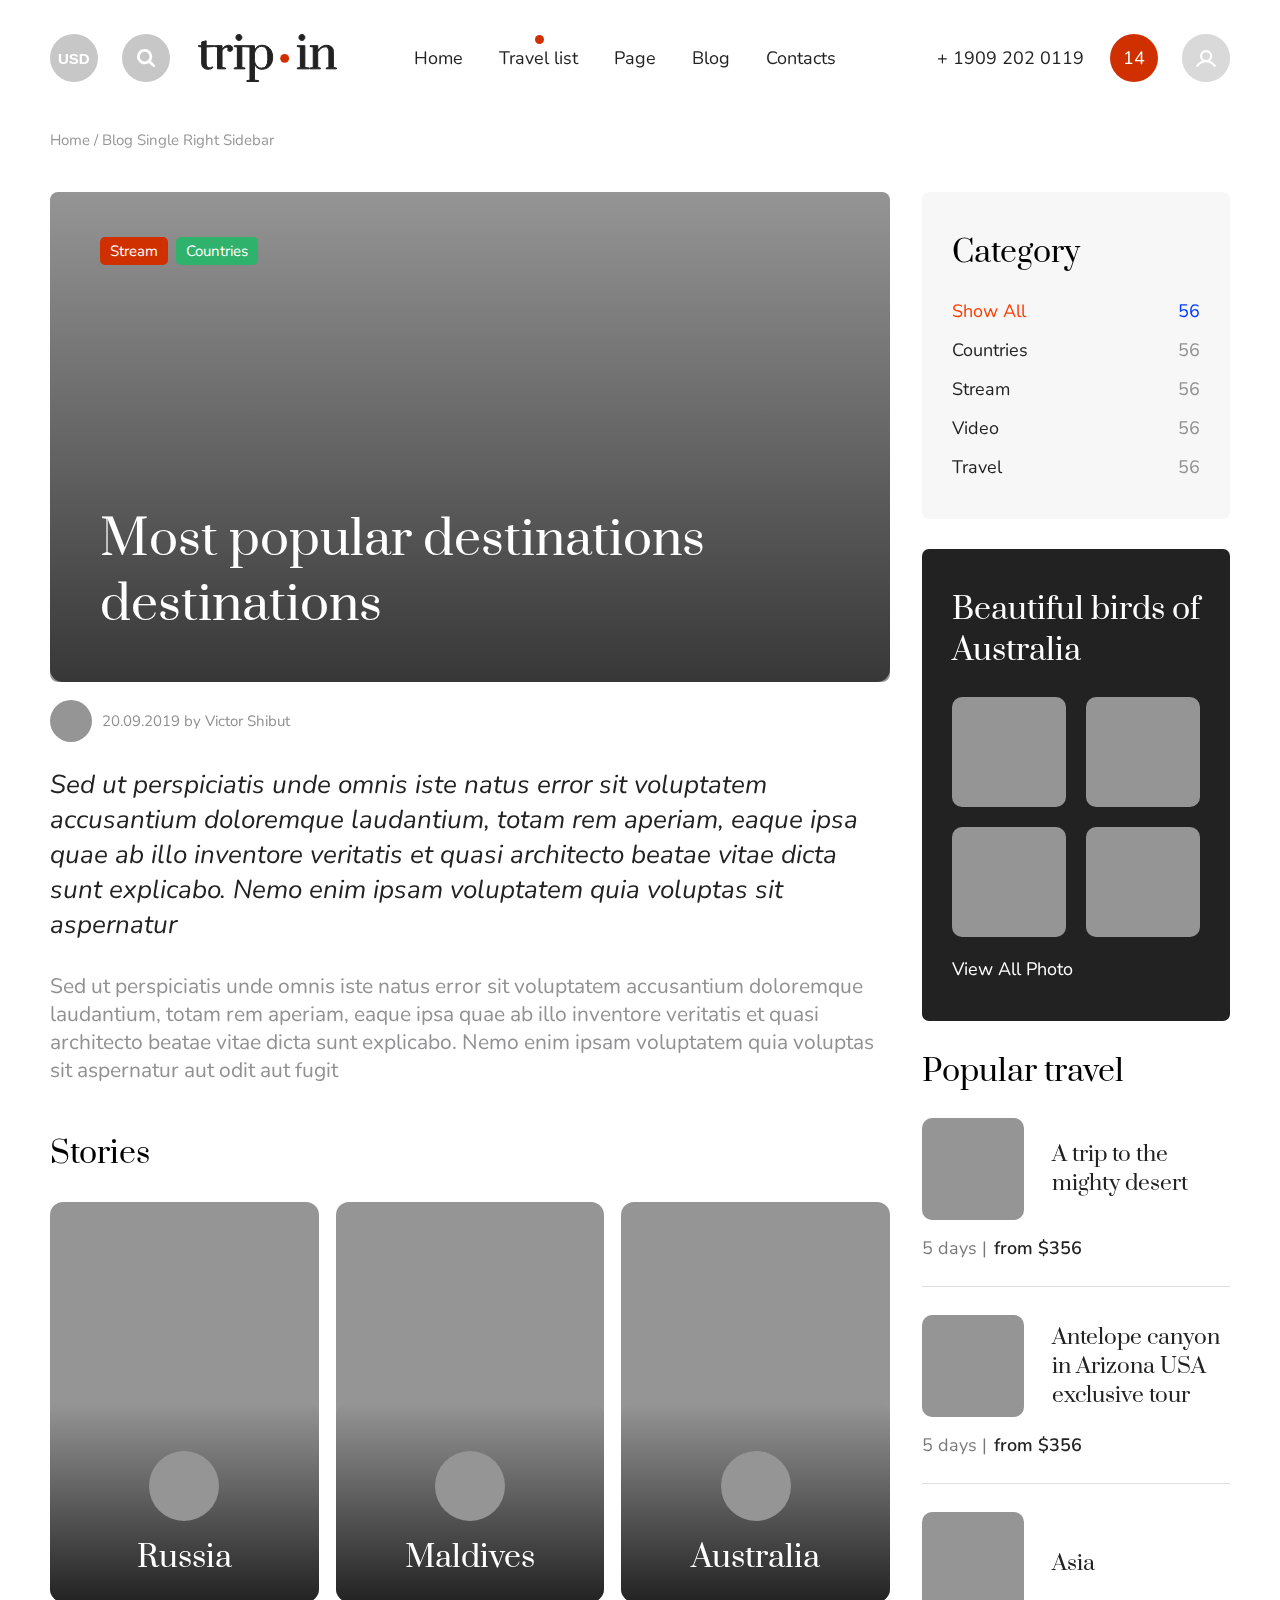
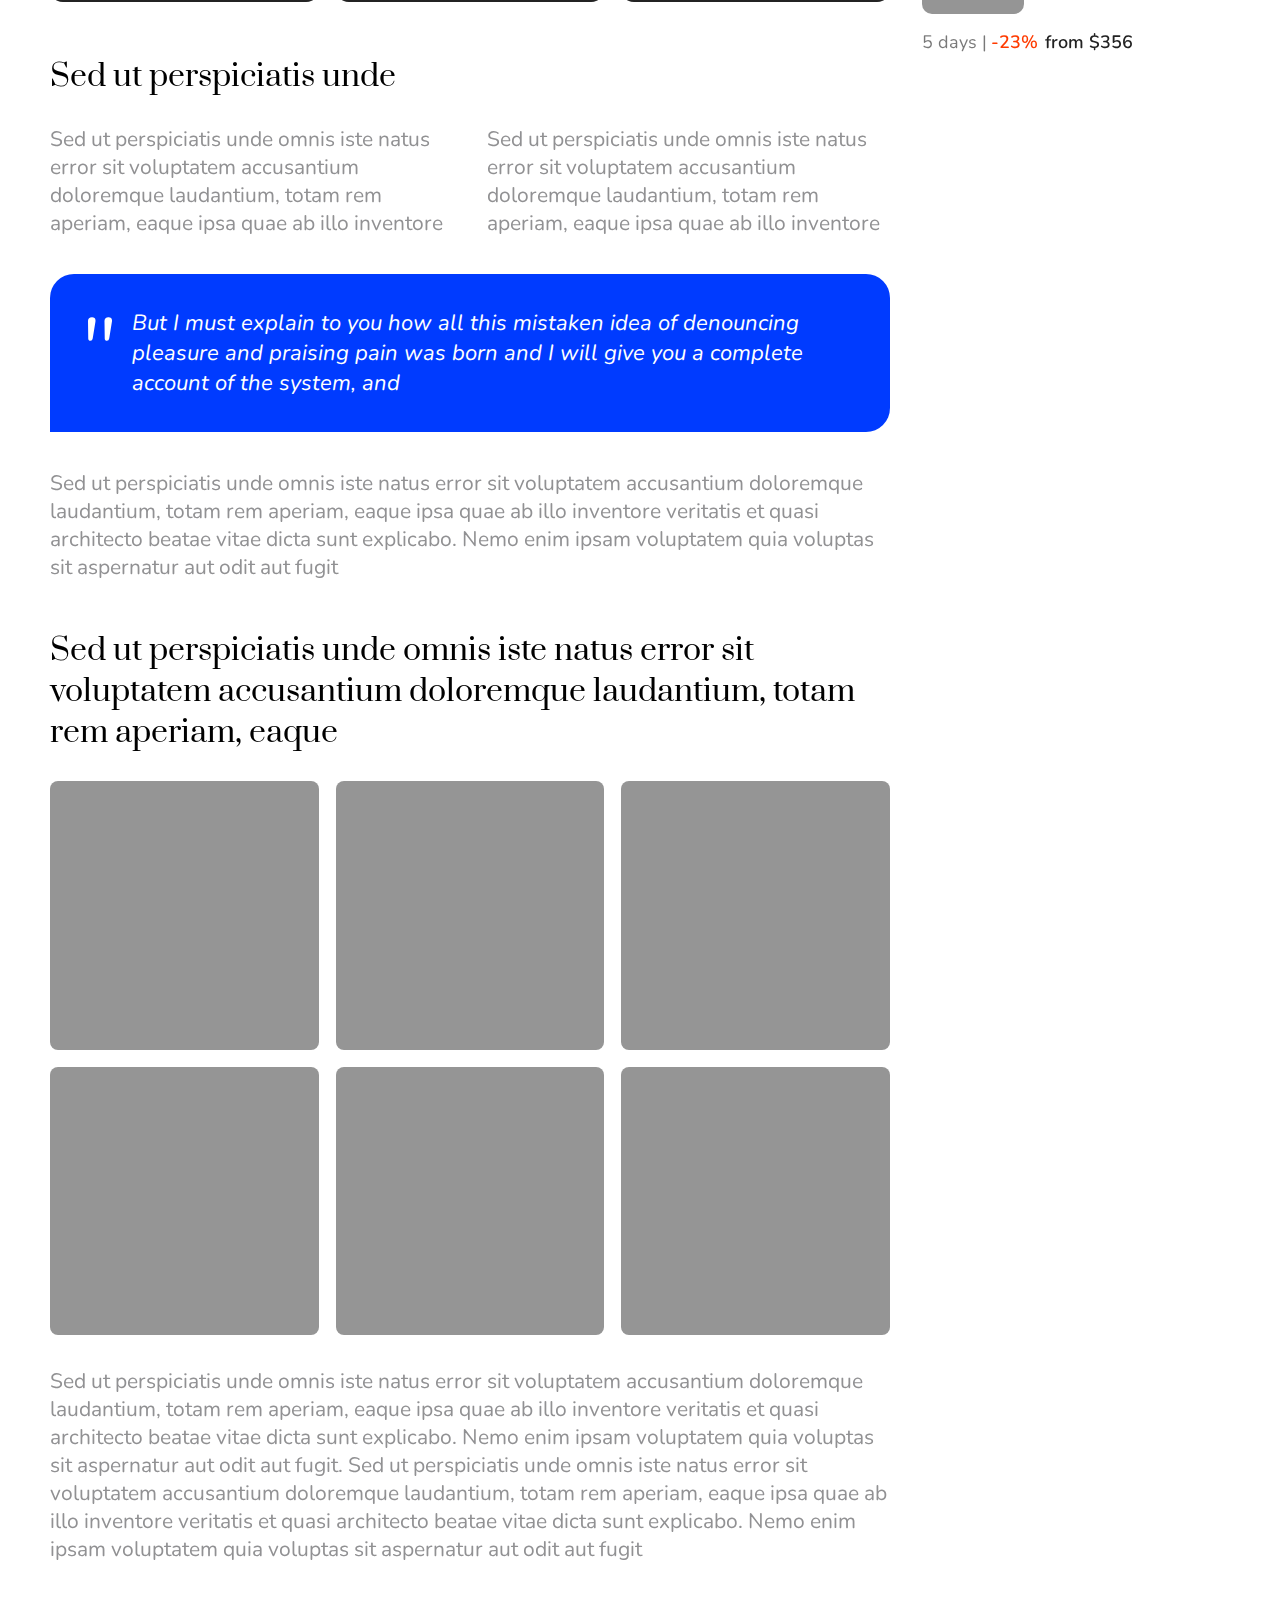
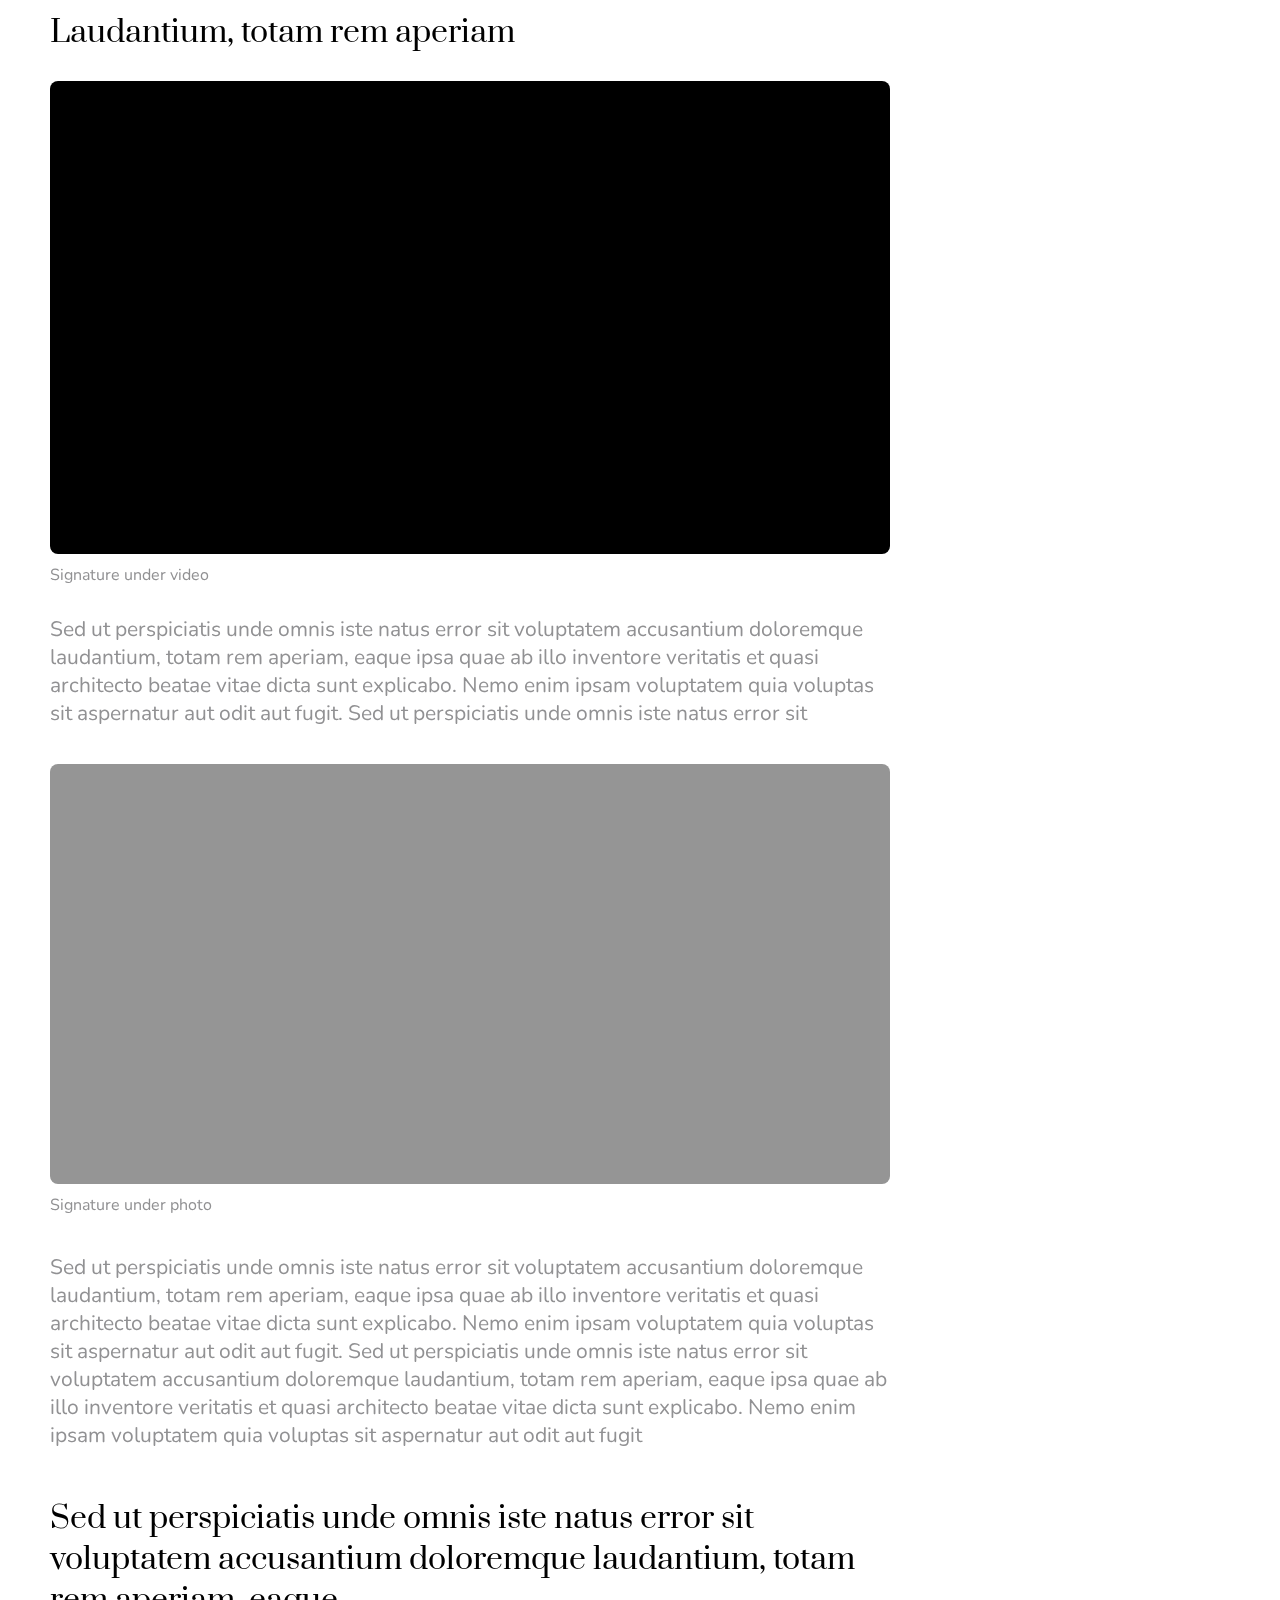
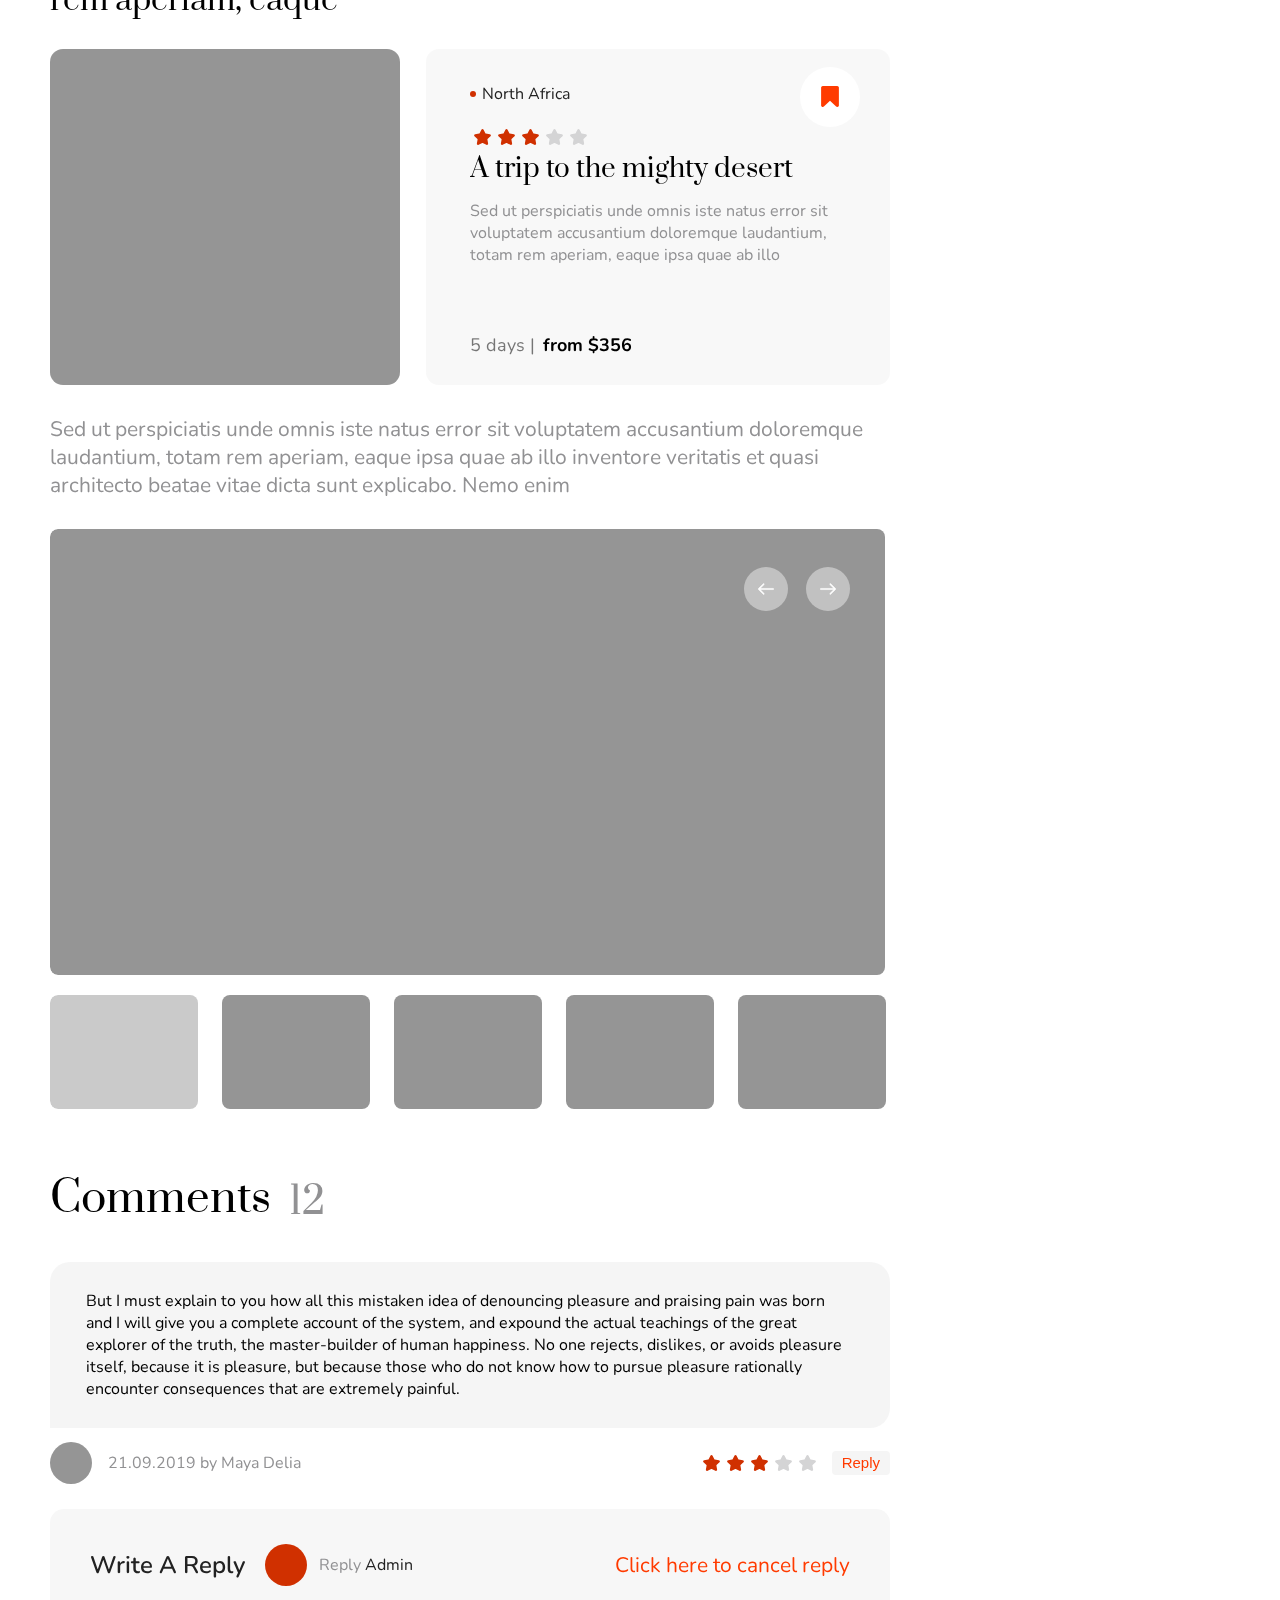
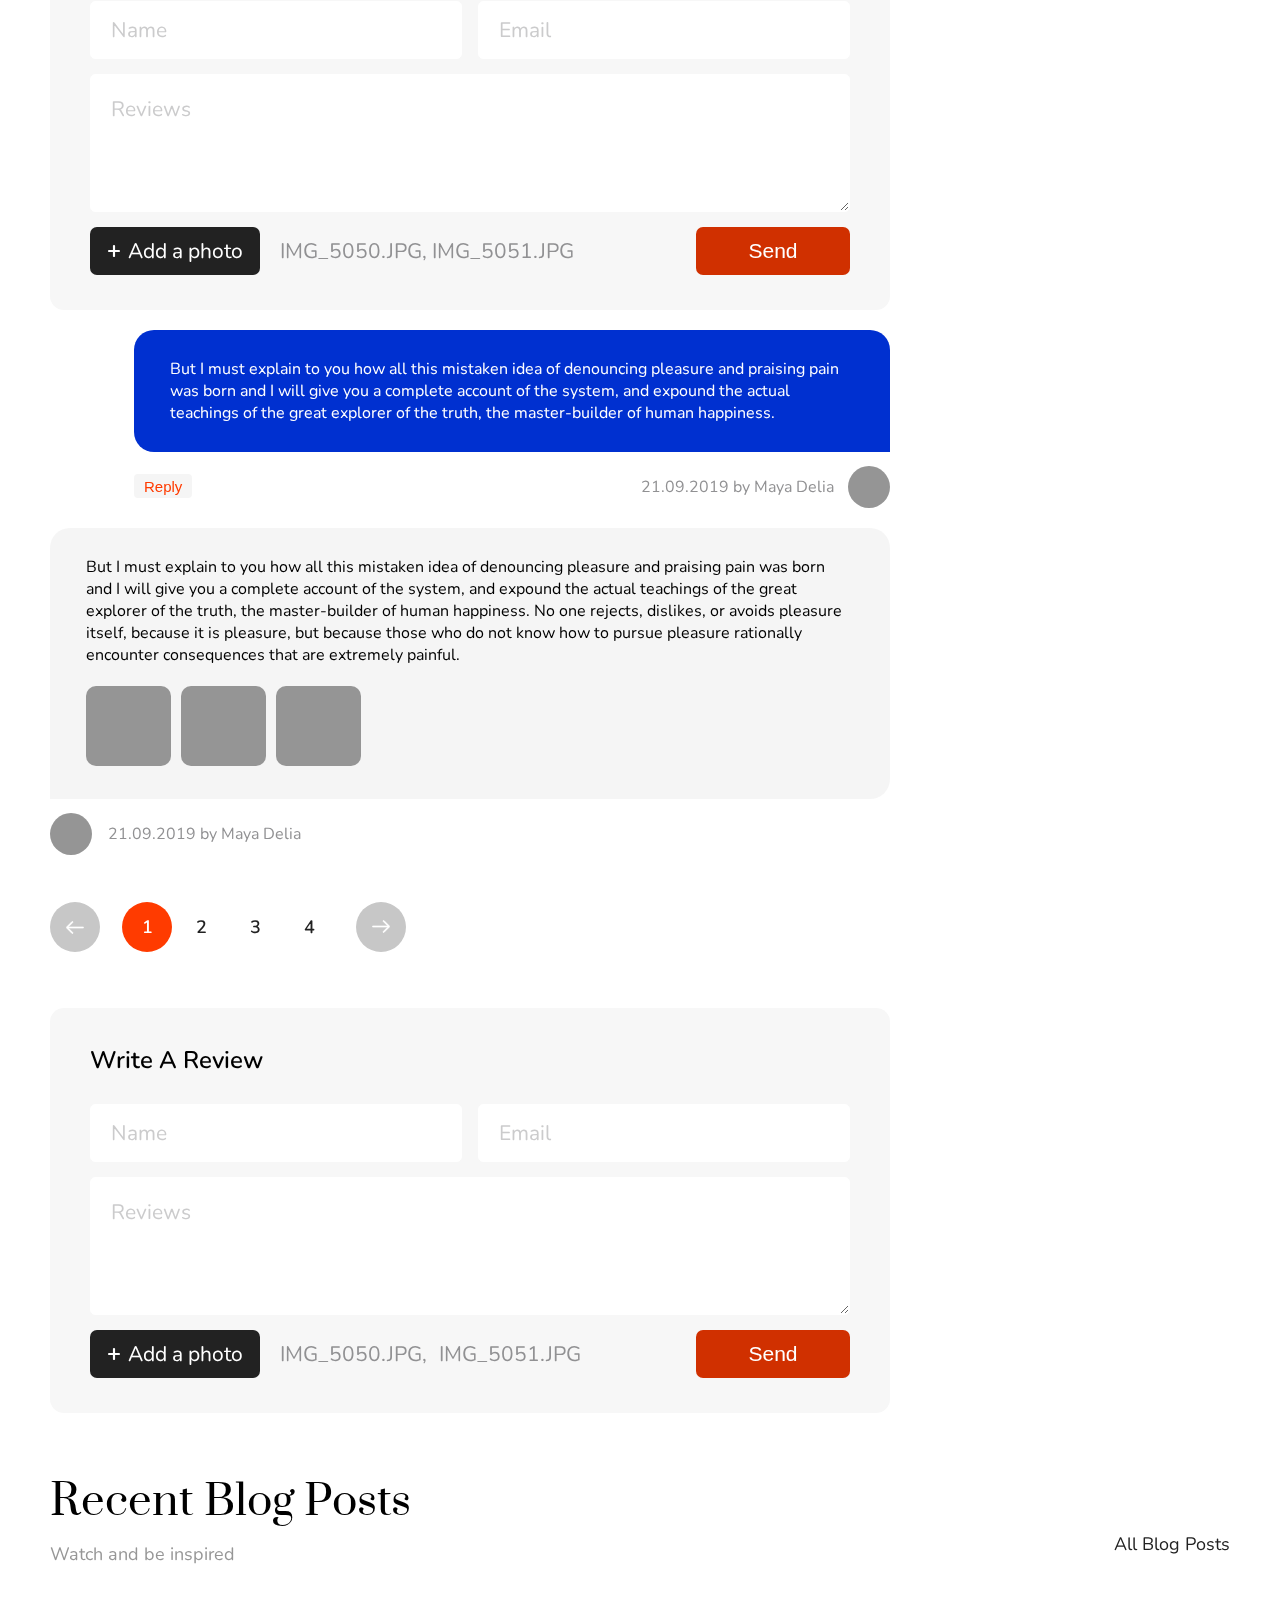
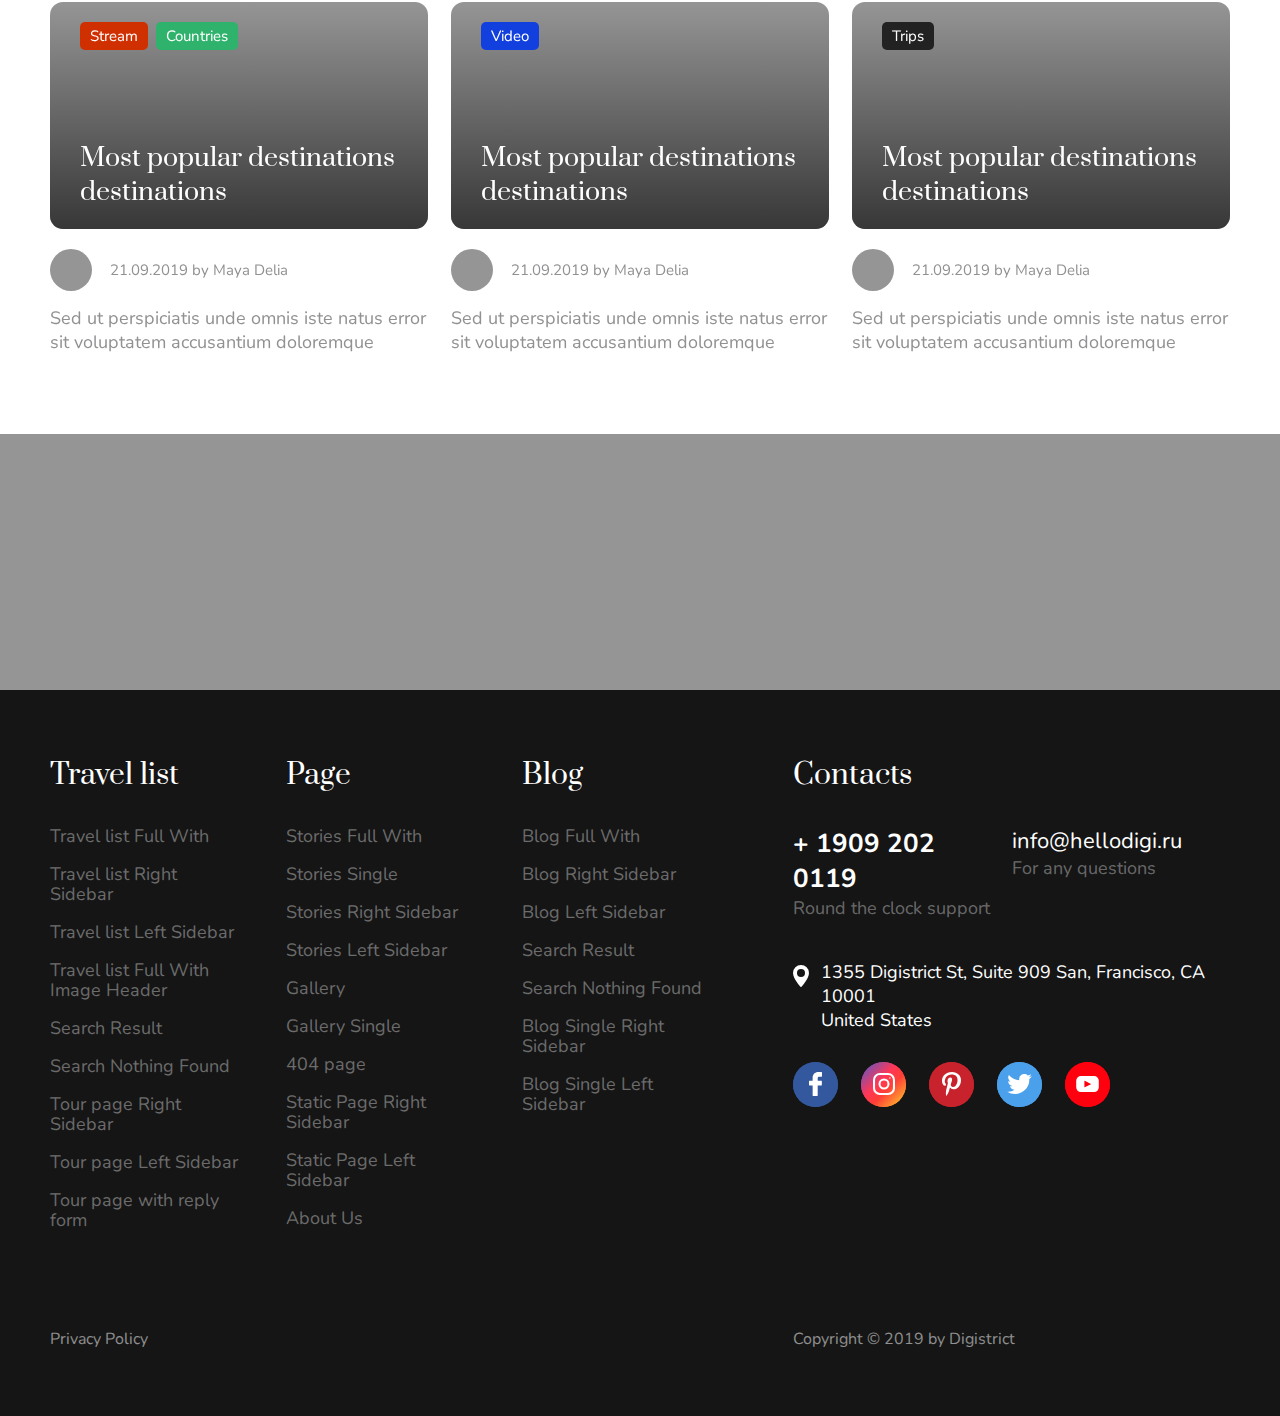
<file: blog-single-right-sidebar.html>
<!DOCTYPE html>
<html lang="en">

<head>
    <meta charset="UTF-8">
    <meta name="viewport" content="width=device-width, initial-scale=1, maximum-scale=1">
    <title>Trip in</title>
    <link href="https://fonts.googleapis.com/css?family=Nunito:400,700&display=swap" rel="stylesheet">
    <link href="https://fonts.googleapis.com/css?family=Prata&display=swap" rel="stylesheet">
    <link rel="stylesheet" href="css/style.css">
    <link rel="apple-touch-icon" sizes="180x180" href="img/favicons/apple-touch-icon.png">
    <link rel="icon" type="image/png" sizes="32x32" href="img/favicons/favicon-32x32.png">
    <link rel="icon" type="image/png" sizes="16x16" href="img/favicons/favicon-16x16.png">
    <link rel="icon" type="image/png" sizes="16x16" href="img/favicons/android-chrome-192x192.png">
    <link rel="icon" type="image/png" sizes="16x16" href="img/favicons/android-chrome-512x512.png">
    <link rel="icon" type="image/png" href="img/favicons/favicon-32x32.png" sizes="32x32">
    <link rel="icon" type="image/png" sizes="16x16" href="img/favicons/favicon.ico">
    <meta name="msapplication-TileColor" content="#151515">
    <meta name="theme-color" content="#151515">
</head>

<body>
    <div class="container">
        <div class="top_panel inversion">
            <div class="wrap">
                <div class="wrap_float">
                    <div class="currency">
                        <select>
                            <option value="usd">usd</option>
                            <option value="eur">eur</option>
                            <option value="rub">rub</option>
                        </select>
                    </div>
                    <div class="left">
                        <div class="search_btn"></div>
                        <a href="/" class="logo">
                            <img src="img/logo-black.svg" alt="">
                        </a>
                    </div>
                    <div class="menu_wrap" id="menu_wrap">
                        <div class="scroll">
                            <div class="center">
                                <div class="menu">
                                    <ul>
                                        <li><a href="/"><span>Home</span></a></li>
                                        <li class="dropdown_li">
                                            <a href="#" class="active"><span>Travel list</span></a>
                                            <ul class="dropdown_ul">
                                                <li><a href="travel-list-full-width.html">Travel list Full With</a></li>
                                                <li><a href="travel-list-right-sidebar.html">Travel list Right Sidebar</a></li>
                                                <li><a href="travel-list-left-sidebar.html">Travel list Left Sidebar</a></li>
                                                <li><a href="travel-list-image-header.html">Travel list Full With Image Header</a></li>
                                                <li><a href="search-results.html">Search Result</a></li>
                                                <li><a href="search-results-not-found.html">Search Nothing Found</a></li>
                                                <li><a href="tour-page-right-sidebar.html">Tour page Right Sidebar</a></li>
                                                <li><a href="tour-page-left-sidebar.html">Tour page Left Sidebar</a></li>
                                                <li><a href="tour-page-right-sidebar-width-reply.html">Tour page with reply form</a></li>
                                            </ul>
                                        </li>
                                        <li class="dropdown_li">
                                            <a href="#"><span>Page</span></a>
                                            <ul class="dropdown_ul">
                                                <li><a href="stories-full-width.html">Stories Full With</a></li>
                                                <li><a href="story.html">Stories Single</a></li>
                                                <li><a href="stories-right-sidebar.html">Stories Right Sidebar</a></li>
                                                <li><a href="stories-left-sidebar.html">Stories Left Sidebar</a></li>
                                                <li><a href="gallery.html">Gallery</a></li>
                                                <li><a href="gallery-single.html">Gallery Single</a></li>
                                                <li><a href="404.html">404 page</a></li>
                                                <li><a href="static-page-right-sidebar.html">Static Page Right Sidebar</a></li>
                                                <li><a href="static-page-left-sidebar.html">Static Page Left Sidebar</a></li>
                                                <li><a href="about-us.html">About Us</a></li>
                                            </ul>
                                        </li>
                                        <li class="dropdown_li">
                                            <a href="#"><span>Blog</span></a>
                                            <ul class="dropdown_ul">
                                                <li><a href="blog-full-width.html">Blog Full With</a></li>
                                                <li><a href="blog-right-sidebar.html">Blog Right Sidebar</a></li>
                                                <li><a href="blog-left-sidebar.html">Blog Left Sidebar</a></li>
                                                <li><a href="blog-search-results.html">Search Result</a></li>
                                                <li><a href="blog-search-results-not-found.html">Search Nothing Found</a></li>
                                                <li><a href="blog-single-right-sidebar.html">Blog Single Right Sidebar</a></li>
                                                <li><a href="blog-single-left-sidebar.html">Blog Single Left Sidebar</a></li>
                                            </ul>
                                        </li>
                                        <li><a href="contacts.html"><span>Contacts</span></a></li>
                                    </ul>
                                    <div class="mobile_content">
                                        <div class="currency_mob">
                                            <select>
                                                <option value="usd">usd</option>
                                                <option value="rub">rub</option>
                                                <option value="eur">eur</option>
                                            </select>
                                            <p>
                                                Chosen currency
                                            </p>
                                        </div>
                                        <div class="tel">
                                            <a href="tel:+00344113457">+ 00 344 113 457 77</a>
                                            <p>Round the clock support</p>
                                        </div>
                                        <div class="social">
                                            <a href="#" class="link facebook"><span></span></a>
                                            <a href="#" class="link instagram"><span></span></a>
                                            <a href="#" class="link pinterest"><span></span></a>
                                            <a href="#" class="link twitter"><span></span></a>
                                            <a href="#" class="link youtube"><span></span></a>
                                        </div>
                                    </div>
                                </div>
                                <div class="close" id="menu-close">
                                    <span></span>
                                    <span></span>
                                    <span></span>
                                </div>
                            </div>
                            <div class="right">
                                <div class="tel"><a href="tel:+19092020119"><span>+ 1909 202 0119</span></a></div>
                                <a class="favorites-count" title="Favourites" href="favourites.html">
                                    <div class="_counter">14</div>
                                    <div class="_text">Favourites</div>
                                </a>
                            </div>
                            <div class="user" id="userblock">
                                <div class="userlink" id="userlink"></div>
                                <div class="usermenu" id="usermenu">
                                    <ul>
                                        <li><a href="#" class="js-popup-open" data-href="#login">Login</a></li>
                                        <li><a href="#" class="js-popup-open" data-href="#registration">Registration</a></li>
                                        <li><a href="#" class="js-popup-open" data-href="#recovery-pass">Forgot password?</a></li>
                                        <li><a href="#" class="js-popup-open" data-href="#profile-setting">Setting</a></li>
                                    </ul>
                                </div>
                            </div>
                        </div>
                    </div>
                    <div class="mobile_btn" id="mobile_btn">
                        <span></span>
                        <span></span>
                        <span></span>
                    </div>
                </div>
            </div>
        </div>
        <div class="breadcrumbs">
            <div class="wrap">
                <div class="wrap_float">
                    <a href="#">Home</a>
                    <span class="separator">/</span>
                    <a href="#">Blog Single Right Sidebar</a>
                </div>
            </div>
        </div>
        <div class="page blog-list-page blog-single-page right-sidebar">
            <div class="wrap">
                <div class="wrap_float">
                    <div class="page_body">
                        <div class="left_content">
                            <div class="blog_single-head">
                                <div class="blog_single-head_top" style="background-image: url(img/demo-bg.jpg)">
                                    <div class="tags">
                                        <div class="tag red">Stream</div>
                                        <div class="tag green">Countries</div>
                                    </div>
                                    <h1 class="title">Most popular destinations destinations</h1>
                                </div>
                                <div class="blog_single-head_bottom">
                                    <div class="author">
                                        <div class="userpic">
                                            <img src="img/demo-bg.jpg" alt="">
                                        </div>
                                        <p class="name">20.09.2019 by Victor Shibut</p>
                                    </div>
                                </div>
                            </div>
                            <div class="blog_single-body">
                                <p class="description">
                                    Sed ut perspiciatis unde omnis iste natus error sit voluptatem accusantium doloremque laudantium, totam rem aperiam, eaque ipsa quae ab illo inventore veritatis et quasi architecto beatae vitae dicta sunt explicabo. Nemo enim ipsam voluptatem quia voluptas sit aspernatur
                                </p>
                                <p>
                                    Sed ut perspiciatis unde omnis iste natus error sit voluptatem accusantium doloremque laudantium, totam rem aperiam, eaque ipsa quae ab illo inventore veritatis et quasi architecto beatae vitae dicta sunt explicabo. Nemo enim ipsam voluptatem quia voluptas sit aspernatur aut odit aut fugit
                                </p>
                                <div class="stories">
                                    <h2>Stories</h2>
                                    <div class="scroll">
                                        <div class="scroll_wrap">
                                            <a href="story.html" class="story_item" style="background-image: url(img/demo-bg.jpg)">
                                                <div class="item_wrap">
                                                    <div class="_content">
                                                        <div class="flag_wrap">
                                                            <div class="flag">
                                                                <img src="img/demo-bg.jpg" alt="">
                                                            </div>
                                                        </div>
                                                        <h3 class="country">Russia</h3>
                                                        <p class="text">
                                                            Amazing underwater world
                                                        </p>
                                                    </div>
                                                </div>
                                                <div class="shadow js-shadow"></div>
                                            </a>

                                            <a href="story.html" class="story_item" style="background-image: url(img/demo-bg.jpg)">
                                                <div class="item_wrap">
                                                    <div class="_content">
                                                        <div class="flag_wrap">
                                                            <div class="flag">
                                                                <img src="img/demo-bg.jpg" alt="">
                                                            </div>
                                                        </div>
                                                        <h3 class="country">Maldives</h3>
                                                        <p class="text">
                                                            Amazing underwater world
                                                        </p>
                                                    </div>
                                                </div>
                                                <div class="shadow js-shadow"></div>
                                            </a>

                                            <a href="story.html" class="story_item" style="background-image: url(img/demo-bg.jpg)">
                                                <div class="item_wrap">
                                                    <div class="_content">
                                                        <div class="flag_wrap">
                                                            <div class="flag">
                                                                <img src="img/demo-bg.jpg" alt="">
                                                            </div>
                                                        </div>
                                                        <h3 class="country">Australia</h3>
                                                        <p class="text">
                                                            Amazing underwater world
                                                        </p>
                                                    </div>
                                                </div>
                                                <div class="shadow js-shadow"></div>
                                            </a>

                                            <a href="story.html" class="story_item" style="background-image: url(img/demo-bg.jpg)">
                                                <div class="item_wrap">
                                                    <div class="_content">
                                                        <div class="flag_wrap">
                                                            <div class="flag">
                                                                <img src="img/demo-bg.jpg" alt="">
                                                            </div>
                                                        </div>
                                                        <h3 class="country">Madagascar</h3>
                                                        <p class="text">
                                                            Amazing underwater world
                                                        </p>
                                                    </div>
                                                </div>
                                                <div class="shadow js-shadow"></div>
                                            </a>
                                        </div>
                                    </div>
                                </div>
                                <div class="two-colums">
                                    <h2>Sed ut perspiciatis unde</h2>
                                    <div>
                                        <div class="col">
                                            <p>
                                                Sed ut perspiciatis unde omnis iste natus error sit voluptatem accusantium doloremque laudantium, totam rem aperiam, eaque ipsa quae ab illo inventore
                                            </p>
                                        </div>
                                        <div class="col">
                                            <p>
                                                Sed ut perspiciatis unde omnis iste natus error sit voluptatem accusantium doloremque laudantium, totam rem aperiam, eaque ipsa quae ab illo inventore
                                            </p>
                                        </div>
                                    </div>
                                </div>
                                <div class="quote">
                                    <p>
                                        But I must explain to you how all this mistaken idea of denouncing pleasure and praising pain was born and I will give you a complete account of the system, and
                                    </p>
                                </div>
                                <p>
                                    Sed ut perspiciatis unde omnis iste natus error sit voluptatem accusantium doloremque laudantium, totam rem aperiam, eaque ipsa quae ab illo inventore veritatis et quasi architecto beatae vitae dicta sunt explicabo. Nemo enim ipsam voluptatem quia voluptas sit aspernatur aut odit aut fugit
                                </p>
                                <h2>
                                    Sed ut perspiciatis unde omnis iste natus error sit voluptatem accusantium doloremque laudantium, totam rem aperiam, eaque
                                </h2>
                                <div class="gallery-block">
                                    <div class="scroll lightgallery">
                                        <a href="img/demo-bg.jpg" class="img">
                                            <img src="img/demo-bg.jpg" alt="">
                                        </a>
                                        <a href="img/demo-bg.jpg" class="img">
                                            <img src="img/demo-bg.jpg" alt="">
                                        </a>
                                        <a href="img/demo-bg.jpg" class="img">
                                            <img src="img/demo-bg.jpg" alt="">
                                        </a>
                                        <a href="img/demo-bg.jpg" class="img">
                                            <img src="img/demo-bg.jpg" alt="">
                                        </a>
                                        <a href="img/demo-bg.jpg" class="img">
                                            <img src="img/demo-bg.jpg" alt="">
                                        </a>
                                        <a href="img/demo-bg.jpg" class="img">
                                            <img src="img/demo-bg.jpg" alt="">
                                        </a>
                                    </div>
                                </div>
                                <p>
                                    Sed ut perspiciatis unde omnis iste natus error sit voluptatem accusantium doloremque laudantium, totam rem aperiam, eaque ipsa quae ab illo inventore veritatis et quasi architecto beatae vitae dicta sunt explicabo. Nemo enim ipsam voluptatem quia voluptas sit aspernatur aut odit aut fugit. Sed ut perspiciatis unde omnis iste natus error sit voluptatem accusantium doloremque laudantium, totam rem aperiam, eaque ipsa quae ab illo inventore veritatis et quasi architecto beatae vitae dicta sunt explicabo. Nemo enim ipsam voluptatem quia voluptas sit aspernatur aut odit aut fugit
                                </p>
                                <h2>
                                    Laudantium, totam rem aperiam
                                </h2>
                                <div class="video_block">
                                    <div class="video">
                                        <!--<iframe src="https://www.youtube.com/embed/XXXXXXXXXXX?rel=0" allowfullscreen></iframe>-->
                                    </div>
                                    <span>Signature under video</span>
                                </div>
                                <p>
                                    Sed ut perspiciatis unde omnis iste natus error sit voluptatem accusantium doloremque laudantium, totam rem aperiam, eaque ipsa quae ab illo inventore veritatis et quasi architecto beatae vitae dicta sunt explicabo. Nemo enim ipsam voluptatem quia voluptas sit aspernatur aut odit aut fugit. Sed ut perspiciatis unde omnis iste natus error sit
                                </p>
                                <div class="img-block">
                                    <img src="img/demo-bg-2.jpg" alt="">
                                    <span>Signature under photo</span>
                                </div>
                                <p>
                                    Sed ut perspiciatis unde omnis iste natus error sit voluptatem accusantium doloremque laudantium, totam rem aperiam, eaque ipsa quae ab illo inventore veritatis et quasi architecto beatae vitae dicta sunt explicabo. Nemo enim ipsam voluptatem quia voluptas sit aspernatur aut odit aut fugit. Sed ut perspiciatis unde omnis iste natus error sit voluptatem accusantium doloremque laudantium, totam rem aperiam, eaque ipsa quae ab illo inventore veritatis et quasi architecto beatae vitae dicta sunt explicabo. Nemo enim ipsam voluptatem quia voluptas sit aspernatur aut odit aut fugit
                                </p>
                                <h2>
                                    Sed ut perspiciatis unde omnis iste natus error sit voluptatem accusantium doloremque laudantium, totam rem aperiam, eaque
                                </h2>
                                <div class="tour-block">
                                    <a href="tour-page-right-sidebar.html" class="item">
                                        <div class="item_left">
                                            <div class="image" style="background-image: url(img/demo-bg.jpg)">
                                                <div class="shadow js-shadow"></div>
                                            </div>

                                        </div>
                                        <div class="item_right">
                                            <p class="country">North Africa</p>
                                            <div class="rating-stars">
                                                <div class="star filled"></div>
                                                <div class="star filled"></div>
                                                <div class="star filled"></div>
                                                <div class="star"></div>
                                                <div class="star"></div>
                                            </div>
                                            <h3 class="item_title">
                                                A trip to the mighty desert
                                            </h3>
                                            <p class="item_text">
                                                Sed ut perspiciatis unde omnis iste natus error sit voluptatem accusantium doloremque laudantium, totam rem aperiam, eaque ipsa quae ab illo inventore veritatis et quasi architecto beatae vitae dicta sunt
                                            </p>
                                            <div class="info">
                                                <div class="days">5 days |</div>
                                                <div class="cost">from $356</div>
                                            </div>
                                            <div class="add_bookmark fav-button">
                                                <i class="is-added bouncy"></i>
                                                <i class="not-added bouncy"></i>
                                                <span class="fav-overlay"></span>
                                            </div>
                                        </div>
                                    </a>
                                </div>
                                <p>
                                    Sed ut perspiciatis unde omnis iste natus error sit voluptatem accusantium doloremque laudantium, totam rem aperiam, eaque ipsa quae ab illo inventore veritatis et quasi architecto beatae vitae dicta sunt explicabo. Nemo enim
                                </p>
                                <div class="slider-block" id="blog-slider">
                                    <div class="arrows">
                                        <div class="arrow prev"></div>
                                        <div class="arrow next"></div>
                                    </div>
                                    <div class="full-width-link"></div>
                                    <div class="slider_top lightgallery">
                                        <a class="slide" href="img/demo-bg.jpg">
                                            <img src="img/demo-bg.jpg" alt="">
                                        </a>
                                        <a class="slide" href="img/demo-bg.jpg">
                                            <img src="img/demo-bg.jpg" alt="">
                                        </a>
                                        <a class="slide" href="img/demo-bg.jpg">
                                            <img src="img/demo-bg.jpg" alt="">
                                        </a>
                                        <a class="slide" href="img/demo-bg.jpg">
                                            <img src="img/demo-bg.jpg" alt="">
                                        </a>
                                        <a class="slide" href="img/demo-bg.jpg">
                                            <img src="img/demo-bg.jpg" alt="">
                                        </a>
                                        <a class="slide" href="img/demo-bg.jpg">
                                            <img src="img/demo-bg.jpg" alt="">
                                        </a>
                                    </div>
                                    <div class="slider_bottom">
                                        <div class="slide">
                                            <img src="img/demo-bg.jpg" alt="">
                                        </div>
                                        <div class="slide">
                                            <img src="img/demo-bg.jpg" alt="">
                                        </div>
                                        <div class="slide">
                                            <img src="img/demo-bg.jpg" alt="">
                                        </div>
                                        <div class="slide">
                                            <img src="img/demo-bg.jpg" alt="">
                                        </div>
                                        <div class="slide">
                                            <img src="img/demo-bg.jpg" alt="">
                                        </div>
                                        <div class="slide">
                                            <img src="img/demo-bg.jpg" alt="">
                                        </div>
                                    </div>
                                </div>
                            </div>
                            <div class="comments-block js-section" id="reviews">
                                <div class="title_wrap">
                                    <h2 class="title">Comments</h2>
                                    <div class="counter">12</div>
                                </div>
                                <div class="comments">
                                    <div class="comment_item">
                                        <div class="comment_item_top">
                                            <p>
                                                But I must explain to you how all this mistaken idea of denouncing pleasure and praising pain was born and I will give you a complete account of the system, and expound the actual teachings of the great explorer of the truth, the master-builder of human happiness. No one rejects, dislikes, or avoids pleasure itself, because it is pleasure, but because those who do not know how to pursue pleasure rationally encounter consequences that are extremely painful.
                                            </p>
                                        </div>
                                        <div class="comment_item_bottom">
                                            <div class="rating">
                                                <div class="rating-stars">
                                                    <div class="star filled"></div>
                                                    <div class="star filled"></div>
                                                    <div class="star filled"></div>
                                                    <div class="star"></div>
                                                    <div class="star"></div>
                                                </div>
                                                <button class="reply">Reply</button>
                                            </div>
                                            <div class="author">
                                                <div class="userpic">
                                                    <img src="img/demo-bg.jpg" alt="">
                                                </div>
                                                <p class="name">21.09.2019 by Maya Delia</p>
                                            </div>
                                        </div>
                                        <div class="write_comment reply_form">
                                            <div class="top">
                                                <div class="title">Write A Reply</div>
                                                <div class="username">
                                                    <div class="userpic"></div>
                                                    <div class="login">Reply <span>Admin</span></div>
                                                </div>
                                                <div class="cancel">
                                                    <a href="#"><span>Click here to cancel reply</span></a>
                                                </div>
                                            </div>
                                            <div class="center">
                                                <input type="text" class="input" placeholder="Name">
                                                <input type="text" class="input" placeholder="Email">
                                                <textarea class="textarea" placeholder="Reviews"></textarea>
                                            </div>
                                            <div class="bottom">
                                                <div class="files">
                                                    <label for="file-1" class="label"><span>Add a photo</span></label>
                                                    <input type="file" id="file-1">
                                                    <div class="file-name">IMG_5050.JPG, IMG_5051.JPG</div>
                                                </div>
                                                <button class="submit button">Send</button>
                                            </div>
                                        </div>
                                    </div>
                                    <div class="comment_item answer_comment">
                                        <div class="comment_item_top">
                                            <p>
                                                But I must explain to you how all this mistaken idea of denouncing pleasure and praising pain was born and I will give you a complete account of the system, and expound the actual teachings of the great explorer of the truth, the master-builder of human happiness.
                                            </p>
                                        </div>
                                        <div class="comment_item_bottom">
                                            <button class="reply">Reply</button>
                                            <div class="author">
                                                <div class="name">21.09.2019 by Maya Delia</div>
                                                <div class="userpic">
                                                    <img src="img/demo-bg.jpg" alt="">
                                                </div>
                                            </div>
                                        </div>
                                    </div>

                                    <div class="comment_item">
                                        <div class="comment_item_top">
                                            <p>
                                                But I must explain to you how all this mistaken idea of denouncing pleasure and praising pain was born and I will give you a complete account of the system, and expound the actual teachings of the great explorer of the truth, the master-builder of human happiness. No one rejects, dislikes, or avoids pleasure itself, because it is pleasure, but because those who do not know how to pursue pleasure rationally encounter consequences that are extremely painful.
                                            </p>
                                            <div class="images lightgallery">
                                                <a href="img/demo-bg.jpg" class="img">
                                                    <img src="img/demo-bg.jpg" alt="">
                                                </a>
                                                <a href="img/demo-bg.jpg" class="img">
                                                    <img src="img/demo-bg.jpg" alt="">
                                                </a>
                                                <a href="img/demo-bg.jpg" class="img">
                                                    <img src="img/demo-bg.jpg" alt="">
                                                </a>
                                            </div>
                                        </div>
                                        <div class="comment_item_bottom">
                                            <div class="author">
                                                <div class="userpic">
                                                    <img src="img/demo-bg.jpg" alt="">
                                                </div>
                                                <p class="name">21.09.2019 by Maya Delia</p>
                                            </div>
                                        </div>
                                    </div>

                                </div>
                                <div class="pagination">
                                    <a class="arrow prev"></a>
                                    <ul>
                                        <li><a href="#" class="active">1</a></li>
                                        <li><a href="#">2</a></li>
                                        <li><a href="#">3</a></li>
                                        <li><a href="#">4</a></li>
                                    </ul>
                                    <a class="arrow next"></a>
                                </div>
                            </div>
                            <div class="write_comment">
                                <div class="top">
                                    <h3 class="title">Write A Review</h3>
                                </div>
                                <div class="center">
                                    <input type="text" class="input" placeholder="Name">
                                    <input type="text" class="input" placeholder="Email">
                                    <textarea class="textarea" placeholder="Reviews"></textarea>
                                </div>
                                <div class="bottom">
                                    <div class="files">
                                        <label for="file-2" class="label"><span>Add a photo</span></label>
                                        <input type="file" id="file-2">
                                        <div class="file-name"><span>IMG_5050.JPG,</span> <span>IMG_5051.JPG</span></div>
                                    </div>
                                    <button class="submit">Send</button>
                                </div>
                            </div>
                        </div>
                        <div class="right_content sidebar">
                            <div class="_block category_block">
                                <h4 class="block_title">
                                    Category
                                </h4>
                                <ul>
                                    <li>
                                        <a href="#" class="active">
                                            <span>Show All</span>
                                            <span class="count">56</span>
                                        </a>
                                    </li>
                                    <li>
                                        <a href="#">
                                            <span>Countries</span>
                                            <span class="count">56</span>
                                        </a>
                                    </li>
                                    <li>
                                        <a href="#">
                                            <span>Stream</span>
                                            <span class="count">56</span>
                                        </a>
                                    </li>
                                    <li>
                                        <a href="#">
                                            <span>Video</span>
                                            <span class="count">56</span>
                                        </a>
                                    </li>
                                    <li>
                                        <a href="#">
                                            <span>Travel</span>
                                            <span class="count">56</span>
                                        </a>
                                    </li>
                                </ul>
                            </div>

                            <div class="_block gallery_block">
                                <h4 class="block_title">
                                    Beautiful birds of Australia
                                </h4>
                                <div class="images">
                                    <a href="gallery-single.html" class="img">
                                        <img src="img/demo-bg.jpg" alt="">
                                    </a>
                                    <a href="gallery-single.html" class="img">
                                        <img src="img/demo-bg.jpg" alt="">
                                    </a>
                                    <a href="gallery-single.html" class="img">
                                        <img src="img/demo-bg.jpg" alt="">
                                    </a>
                                    <a href="gallery-single.html" class="img">
                                        <img src="img/demo-bg.jpg" alt="">
                                    </a>
                                </div>
                                <a class="link" href="gallery.html">View All Photo</a>
                            </div>

                            <div class="_block">
                                <h4 class="block_title">
                                    Popular travel
                                </h4>
                                <div class="popular">
                                    <a href="tour-page-right-sidebar.html" class="item">
                                        <div class="item_top">
                                            <div class="img" style="background-image: url(img/demo-bg.jpg)"></div>
                                            <h5 class="_title">
                                                A trip to the mighty desert
                                            </h5>
                                        </div>
                                        <div class="item_bottom">
                                            <div class="days">5 days |</div>
                                            <div class="cost">from $356</div>
                                        </div>
                                    </a>

                                    <a href="tour-page-right-sidebar.html" class="item">
                                        <div class="item_top">
                                            <div class="img" style="background-image: url(img/demo-bg.jpg)"></div>
                                            <h5 class="_title">
                                                Antelope canyon in Arizona USA exclusive tour
                                            </h5>
                                        </div>
                                        <div class="item_bottom">
                                            <div class="days">5 days |</div>
                                            <div class="cost">from $356</div>
                                        </div>
                                    </a>

                                    <a href="tour-page-right-sidebar.html" class="item">
                                        <div class="item_top">
                                            <div class="img" style="background-image: url(img/demo-bg.jpg)"></div>
                                            <h5 class="_title">
                                                Asia
                                            </h5>
                                        </div>
                                        <div class="item_bottom">
                                            <div class="days">5 days |</div>
                                            <span class="sale">-23%</span>
                                            <div class="cost">from $356</div>
                                        </div>
                                    </a>
                                </div>
                            </div>
                        </div>
                    </div>
                </div>
            </div>
        </div>
        <div class="blog">
            <div class="wrap">
                <div class="wrap_float">
                    <div class="title_wrap">
                        <h2 class="title">Recent Blog Posts</h2>
                        <p class="subtitle">
                            Watch and be inspired
                        </p>
                        <div class="controls">
                            <a href="blog-left-sidebar.html" class="link">All Blog Posts</a>
                        </div>
                    </div>
                    <div class="section_content">
                        <a href="blog-single-right-sidebar.html" class="blog_item">
                            <div class="blog_item_top" style="background-image: url(img/demo-bg.jpg);">
                                <div class="sq_parent">
                                    <div class="sq_wrap">
                                        <div class="sq_content">
                                            <div class="tags">
                                                <div class="tag red">Stream</div>
                                                <div class="tag green">Countries</div>
                                            </div>
                                            <h3 class="_title">
                                                Most popular destinations destinations
                                            </h3>
                                        </div>
                                    </div>
                                </div>
                                <div class="shadow js-shadow"></div>
                            </div>
                            <div class="blog_item_bottom">
                                <div class="author">
                                    <div class="userpic">
                                        <img src="img/demo-bg.jpg" alt="">
                                    </div>
                                    <p class="date">21.09.2019 by Maya Delia</p>
                                </div>
                                <p class="text">
                                    Sed ut perspiciatis unde omnis iste natus error sit voluptatem accusantium doloremque
                                </p>
                            </div>
                        </a>

                        <a href="blog-single-right-sidebar.html" class="blog_item">
                            <div class="blog_item_top" style="background-image: url(img/demo-bg.jpg);">
                                <div class="sq_parent">
                                    <div class="sq_wrap">
                                        <div class="sq_content">
                                            <div class="tags">
                                                <div class="tag blue">Video</div>
                                            </div>
                                            <h3 class="_title">
                                                Most popular destinations destinations
                                            </h3>
                                        </div>
                                    </div>
                                </div>
                                <div class="shadow js-shadow"></div>
                            </div>
                            <div class="blog_item_bottom">
                                <div class="author">
                                    <div class="userpic">
                                        <img src="img/demo-bg.jpg" alt="">
                                    </div>
                                    <p class="date">21.09.2019 by Maya Delia</p>
                                </div>
                                <p class="text">
                                    Sed ut perspiciatis unde omnis iste natus error sit voluptatem accusantium doloremque
                                </p>
                            </div>
                        </a>

                        <a href="blog-single-right-sidebar.html" class="blog_item">
                            <div class="blog_item_top" style="background-image: url(img/demo-bg.jpg);">
                                <div class="sq_parent">
                                    <div class="sq_wrap">
                                        <div class="sq_content">
                                            <div class="tags">
                                                <div class="tag black">Trips</div>
                                            </div>
                                            <h3 class="_title">
                                                Most popular destinations destinations
                                            </h3>
                                        </div>
                                    </div>
                                </div>
                                <div class="shadow js-shadow"></div>
                            </div>
                            <div class="blog_item_bottom">
                                <div class="author">
                                    <div class="userpic">
                                        <img src="img/demo-bg.jpg" alt="">
                                    </div>
                                    <p class="date">21.09.2019 by Maya Delia</p>
                                </div>
                                <p class="text">
                                    Sed ut perspiciatis unde omnis iste natus error sit voluptatem accusantium doloremque
                                </p>
                            </div>
                        </a>
                    </div>
                </div>
            </div>
        </div>
        <div class="instagram_posts">
            <div class="posts">
                <a class="post">
                    <div class="sq_parent">
                        <div class="sq_wrap">
                            <div class="sq_content">
                                <img src="img/demo-bg.jpg" alt="">
                            </div>
                        </div>
                    </div>
                </a>
                <a class="post">
                    <div class="sq_parent">
                        <div class="sq_wrap">
                            <div class="sq_content">
                                <img src="img/demo-bg.jpg" alt="">
                            </div>
                        </div>
                    </div>
                </a>
                <a class="post">
                    <div class="sq_parent">
                        <div class="sq_wrap">
                            <div class="sq_content">
                                <img src="img/demo-bg.jpg" alt="">
                            </div>
                        </div>
                    </div>
                </a>
                <a class="post">
                    <div class="sq_parent">
                        <div class="sq_wrap">
                            <div class="sq_content">
                                <img src="img/demo-bg.jpg" alt="">
                            </div>
                        </div>
                    </div>
                </a>
                <a class="post">
                    <div class="sq_parent">
                        <div class="sq_wrap">
                            <div class="sq_content">
                                <img src="img/demo-bg.jpg" alt="">
                            </div>
                        </div>
                    </div>
                </a>
            </div>
        </div>
        <div class="footer">
            <div class="wrap">
                <div class="wrap_float">
                    <div class="footer_top">
                        <div class="left">
                            <div class="col">
                                <div class="_title m_title">Travel list</div>
                                <ul>
                                    <li><a href="travel-list-full-width.html">Travel list Full With</a></li>
                                    <li><a href="travel-list-right-sidebar.html">Travel list Right Sidebar</a></li>
                                    <li><a href="travel-list-left-sidebar.html">Travel list Left Sidebar</a></li>
                                    <li><a href="travel-list-image-header.html">Travel list Full With Image Header</a></li>
                                    <li><a href="search-results.html">Search Result</a></li>
                                    <li><a href="search-results-not-found.html">Search Nothing Found</a></li>
                                    <li><a href="tour-page-right-sidebar.html">Tour page Right Sidebar</a></li>
                                    <li><a href="tour-page-left-sidebar.html">Tour page Left Sidebar</a></li>
                                    <li><a href="tour-page-right-sidebar-width-reply.html">Tour page with reply form</a></li>
                                </ul>
                            </div>
                            <div class="col">
                                <div class="_title m_title">Page</div>
                                <ul>
                                    <li><a href="stories-full-width.html">Stories Full With</a></li>
                                    <li><a href="story.html">Stories Single</a></li>
                                    <li><a href="stories-right-sidebar.html">Stories Right Sidebar</a></li>
                                    <li><a href="stories-left-sidebar.html">Stories Left Sidebar</a></li>
                                    <li><a href="gallery.html">Gallery</a></li>
                                    <li><a href="gallery-single.html">Gallery Single</a></li>
                                    <li><a href="404.html">404 page</a></li>
                                    <li><a href="static-page-right-sidebar.html">Static Page Right Sidebar</a></li>
                                    <li><a href="static-page-left-sidebar.html">Static Page Left Sidebar</a></li>
                                    <li><a href="about-us.html">About Us</a></li>
                                </ul>
                            </div>
                            <div class="col">
                                <div class="_title m_title">Blog</div>
                                <ul>
                                    <li><a href="blog-full-width.html">Blog Full With</a></li>
                                    <li><a href="blog-right-sidebar.html">Blog Right Sidebar</a></li>
                                    <li><a href="blog-left-sidebar.html">Blog Left Sidebar</a></li>
                                    <li><a href="blog-search-results.html">Search Result</a></li>
                                    <li><a href="blog-search-results-not-found.html">Search Nothing Found</a></li>
                                    <li><a href="blog-single-right-sidebar.html">Blog Single Right Sidebar</a></li>
                                    <li><a href="blog-single-left-sidebar.html">Blog Single Left Sidebar</a></li>
                                </ul>
                            </div>
                        </div>
                        <div class="right">
                            <div class="_title">Contacts</div>
                            <div class="contacts_info">
                                <div class="tel">
                                    <a href="tel:+19092020119">+ 1909 202 0119</a>
                                    <p>Round the clock support</p>
                                </div>
                                <div class="email">
                                    <a href="mailto:info@hellodigi.ru">info@hellodigi.ru</a>
                                    <p>For any questions</p>
                                </div>
                                <div class="address">
                                    1355 Digistrict St, Suite 909 San, Francisco, CA 10001 <br> United States
                                </div>
                            </div>
                            <div class="socials social-links">
                                <a href="#" class="link facebook"><span></span></a>
                                <a href="#" class="link instagram"><span></span></a>
                                <a href="#" class="link pinterest"><span></span></a>
                                <a href="#" class="link twitter"><span></span></a>
                                <a href="#" class="link youtube"><span></span></a>
                            </div>
                        </div>
                    </div>
                    <div class="footer_bottom">
                        <div class="left">
                            <a href="#">Privacy Policy</a>
                        </div>
                        <div class="right">
                            Copyright © 2019 by Digistrict
                        </div>
                    </div>
                </div>
            </div>
        </div>

    </div>

    <div class="modal_search" id="modal_search">
        <div class="close"></div>
        <div class="search-tour">
            <div class="wrap">
                <div class="wrap_float">
                    <div class="search-form">
                        <div class="destination-col">
                            <div class="label">Destination</div>
                            <div class="select_wrap">
                                <select>
                                    <option value="Destination" disabled selected>Destination</option>
                                    <option value="United States">United States</option>
                                    <option value="United Kingdom">United Kingdom</option>
                                    <option value="Afghanistan">Afghanistan</option>
                                    <option value="Albania">Albania</option>
                                    <option value="Algeria">Algeria</option>
                                    <option value="American Samoa">American Samoa</option>
                                    <option value="Andorra">Andorra</option>
                                    <option value="Angola">Angola</option>
                                    <option value="Anguilla">Anguilla</option>
                                    <option value="Antarctica">Antarctica</option>
                                    <option value="Antigua and Barbuda">Antigua and Barbuda</option>
                                    <option value="Argentina">Argentina</option>
                                    <option value="Armenia">Armenia</option>
                                    <option value="Aruba">Aruba</option>
                                    <option value="Australia">Australia</option>
                                    <option value="Austria">Austria</option>
                                    <option value="Azerbaijan">Azerbaijan</option>
                                    <option value="Bahamas">Bahamas</option>
                                    <option value="Bahrain">Bahrain</option>
                                    <option value="Bangladesh">Bangladesh</option>
                                    <option value="Barbados">Barbados</option>
                                    <option value="Belarus">Belarus</option>
                                    <option value="Belgium">Belgium</option>
                                    <option value="Belize">Belize</option>
                                    <option value="Benin">Benin</option>
                                    <option value="Bermuda">Bermuda</option>
                                    <option value="Bhutan">Bhutan</option>
                                    <option value="Bolivia">Bolivia</option>
                                    <option value="Bosnia and Herzegovina">Bosnia and Herzegovina</option>
                                    <option value="Botswana">Botswana</option>
                                    <option value="Bouvet Island">Bouvet Island</option>
                                    <option value="Brazil">Brazil</option>
                                    <option value="British Indian Ocean Territory">British Indian Ocean Territory</option>
                                    <option value="Brunei Darussalam">Brunei Darussalam</option>
                                    <option value="Bulgaria">Bulgaria</option>
                                </select>
                            </div>
                        </div>
                        <div class="date-col">
                            <div class="label">Check In</div>
                            <div class="date_div">
                                <input type="text" class="js_calendar desctop-input">
                                <input type="date" class="mobile-input">
                                <div class="day">21</div>
                                <div class="date_div_right">
                                    <div class="month">December</div>
                                    <div class="year">2019</div>
                                </div>
                            </div>
                        </div>
                        <div class="date-col">
                            <div class="label">Check Out</div>
                            <div class="date_div">
                                <input type="text" class="js_calendar desctop-input">
                                <input type="date" class="mobile-input">
                                <div class="day">21</div>
                                <div class="date_div_right">
                                    <div class="month">December</div>
                                    <div class="year">2019</div>
                                </div>
                            </div>
                        </div>
                        <div class="num-col">
                            <div class="label">Aduld</div>
                            <div class="num_wrap">
                                <div class="buttons">
                                    <button class="plus"></button>
                                    <button class="minus"></button>
                                </div>
                                <input type="number" class="val js_num" value="3" min="0" max="99">
                            </div>
                        </div>
                        <div class="num-col last">
                            <div class="label">Children</div>
                            <div class="num_wrap">
                                <div class="buttons">
                                    <button class="plus"></button>
                                    <button class="minus"></button>
                                </div>
                                <input type="number" class="val js_num" value="3" min="0" max="99">
                            </div>
                        </div>
                        <button class="btn button">
                            <span>Search</span>
                        </button>
                    </div>
                </div>
            </div>
        </div>
    </div>

    <div class="overlay" id="overlay"></div>

    <div class="popup login" id="login">
        <div class="scroll">
            <div class="scroll_wrap">
                <div class="popup-head">
                    <div class="title">Sign In</div>
                    <a class="link js-popup-open" data-href="#registration">Sign Up</a>

                </div>
                <div class="popup-body">
                    <div class="subtitle">
                        Use the e-mail and password that you specified when registering on the site
                    </div>
                    <div class="form">
                        <input type="text" class="input" placeholder="Login">
                        <input type="text" class="input" placeholder="Password">
                        <button class="submit button">Sign In</button>
                        <a href="#" class="link">Forgot password?</a>
                    </div>
                </div>
                <div class="popup-foot">
                    <p>Login via social networks</p>
                    <div class="social-links">
                        <a href="#" class="link facebook"><span></span></a>
                        <a href="#" class="link twitter"><span></span></a>
                    </div>
                </div>
            </div>
        </div>
        <div class="close"></div>
    </div>


    <div class="popup registration" id="registration">
        <div class="scroll">
            <div class="scroll_wrap">
                <div class="popup-head">
                    <div class="title">Sign Up</div>
                    <a class="link js-popup-open" data-href="#login">Sign In</a>

                </div>
                <div class="popup-body">
                    <div class="subtitle">
                        Fill in the registration form and save your favorite tours, synchronize them on all devices
                    </div>
                    <div class="form">
                        <input type="text" class="input" placeholder="Username">
                        <input type="text" class="input" placeholder="Name">
                        <input type="text" class="input" placeholder="Surename">
                        <input type="email" class="input" placeholder="Email">
                        <input type="password" class="input" placeholder="Password">
                        <input type="password" class="input" placeholder="Password Repeat">
                        <button class="submit button js-submit">Registration</button>
                    </div>
                </div>
                <div class="popup-foot">
                    <p>Sign Up via social networks</p>
                    <div class="social-links">
                        <a href="#" class="link facebook"><span></span></a>
                        <a href="#" class="link twitter"><span></span></a>
                    </div>
                </div>
            </div>
        </div>
        <div class="close"></div>
    </div>


    <div class="popup forgot-pass" id="recovery-pass">
        <div class="scroll">
            <div class="scroll_wrap">
                <div class="popup-head">
                    <div class="title">Forgot password?</div>
                </div>
                <div class="popup-body">
                    <div class="subtitle">
                        Use the e-mail and password that you specified when registering on the site
                    </div>
                    <div class="form">
                        <input type="email" class="input" placeholder="Email">
                        <button class="submit button js-submit">Reset password</button>
                    </div>
                </div>
            </div>
        </div>
        <div class="close"></div>
    </div>


    <div class="popup profile-setting" id="profile-setting">
        <div class="scroll">
            <div class="scroll_wrap">
                <div class="select-userpic">
                    <div class="userpic">V</div>
                    <div class="select">
                        <input type="file" id="profile-pic">
                        <label for="profile-pic">Select photo</label>
                    </div>
                </div>
                <div class="popup-head">
                    <div class="title">Setting</div>
                </div>
                <div class="popup-body">
                    <div class="form">
                        <input type="text" class="input" placeholder="Username" value="Victor777">
                        <input type="text" class="input" placeholder="Name" value="Victor">
                        <input type="text" class="input" placeholder="Surename" value="Shibut">
                        <input type="email" class="input" placeholder="Email" value="test@test.com">
                        <div class="label">Change password</div>
                        <input type="password" class="input" placeholder="Current password">
                        <input type="password" class="input" placeholder="Enter new password">
                        <input type="password" class="input" placeholder="New password repeat">
                        <div class="label">Authorization through social networks</div>
                        <div class="social-links">
                            <a href="#" class="link facebook active"><span></span></a>
                            <a href="#" class="link twitter"><span></span></a>
                        </div>
                        <button class="submit button js-submit">Save Setting</button>
                    </div>
                </div>
            </div>
        </div>
        <div class="close"></div>
    </div>


    <div class="popup contact-us" id="contact-us">
        <div class="scroll">
            <div class="scroll_wrap">
                <div class="popup-head">
                    <div class="title">Contact Us</div>
                </div>
                <div class="popup-body">
                    <div class="subtitle">
                        But I must explain to you how all this mistaken idea of denouncing pleasure and praising pain
                    </div>
                    <div class="form">
                        <input type="text" class="input" placeholder="Name">
                        <input type="email" class="input" placeholder="Email">
                        <input type="text" class="input" placeholder="Phone">
                        <textarea class="textarea" placeholder="Your Massage"></textarea>
                        <button class="submit button js-submit">Send Massage</button>
                    </div>
                </div>
            </div>
        </div>
        <div class="close"></div>
    </div>

    <div class="popup book-now-popup" id="book-now">
        <div class="scroll">
            <div class="scroll_wrap">
                <div class="popup-head">
                    <div class="title">Book Now</div>
                </div>
                <div class="popup-body">
                    <div class="tour-title">
                        <div class="img">
                            <img src="img/demo-bg.jpg" alt="">
                        </div>
                        <div class="tour-name">
                            Tour to the Arctic is an exotic journey on the verge of extreme
                        </div>
                    </div>
                    <div class="tour-info">
                        <div class="col">
                            <div class="label">Check In</div>
                            <div class="date">
                                <div class="day">09</div>
                                <div class="month">May</div>
                                <div class="year">2019</div>
                            </div>
                            <div class="label">Aduld: <span>3</span></div>
                        </div>
                        <div class="col">
                            <div class="label">Check Out</div>
                            <div class="date">
                                <div class="day">09</div>
                                <div class="month">May</div>
                                <div class="year">2019</div>
                            </div>
                            <div class="label">Children: <span>0</span></div>
                        </div>
                    </div>
                    <div class="form">
                        <input type="text" class="input" placeholder="Your First Name">
                        <input type="text" class="input" placeholder="Your Last Name">
                        <input type="email" class="input" placeholder="Your Email">
                        <input type="tel" class="input" placeholder="Your Number Phone">
                        <textarea class="textarea" placeholder="Where are your address?"></textarea>
                        <textarea class="textarea" placeholder="Note:"></textarea>
                        <button class="submit button js-submit">Book Now | <b>$356</b></button>
                    </div>
                </div>
            </div>
        </div>
        <div class="close"></div>
    </div>

    <div class="popup success-popup" id="contact-us-success">
        <div class="scroll">
            <div class="scroll_wrap">
                <div class="popup-head">
                    <div class="title">Success</div>
                </div>
                <div class="popup-body">
                    <div class="subtitle">
                        Your message was successfully sent. We will contact you shortly
                    </div>
                </div>
            </div>
        </div>
        <div class="close"></div>
    </div>

    <script src="js/jquery.min.js"></script>
    <script src="js/jquery-ui.min.js"></script>
    <script src="js/lightgallery.js"></script>
    <script src="js/jquery.mousewheel.min.js"></script>
    <script src="js/slick.min.js"></script>
    <script src="js/hammer.js"></script>
    <script src="js/scripts.js"></script>
</body>

</html>
</file>
<file: css/style.css>
/* Generated by less 2.5.1 */


/*------------------------------------------------------------------
Import library files
-------------------------------------------------------------------*/

@import "slick.css";
@import "slick-theme.css";
@import "jquery-ui.min.css";
@import "lightgallery.min.css";
@import "lg-transitions.min.css";

/*------------------------------------------------------------------
Pages styles
-------------------------------------------------------------------*/


/*Import general styles*/


/*------------------------------------------------------------------
[Table of contents]

General styles

1.1. INPUTS & TEXTAREA styles
1.2. Common element styles
1.3. Calendar styles
1.4. Lightgallery styles
1.5. Popup


"Main Page" styles

2.1. Top panel
2.2. Main slider section
2.3. Most popular section
2.4. Destinations section
2.5. Search tour section
2.6. Stories section
2.7. Blog section
2.8. Subscribe section
2.9. Instagram section
2.10. Footer
2.11. Socials
2.12. Media queries


"Story page" styles

3.1. Page styles
3.2. Media queries


"Travel list page" styles

4.1. Page styles
4.2. Media queries


"Tour page" styles

5.1. Page styles
5.2. Comments section
5.3. Write comment section
5.4. Media queries


"Stories list page" styles

6.1. Page styles
6.2. Media queries


"Blog list page" styles

7.1. Page styles
7.2. Media queries


"Blog page" styles

8.1. Page styles
8.2. Media queries


"Gallery page" styles

9.1. Page styles
9.2. Media queries


"Contacts page" styles

10.1. Page styles
10.2. Media queries


"About us" page styles

11.1. Page styles
11.2. Media queries


404 page styles

12.1. Page styles
12.2. Media queries
-------------------------------------------------------------------*/

*:hover {
    cursor: default;
}


/*----------------------------------------------------------------------------------
1.1. INPUTS & TEXTAREA styles
-----------------------------------------------------------------------------------*/

input::-webkit-input-placeholder {
    font-size: 1em;
    color: rgba(255, 255, 255, 0.63);
}

input::-moz-placeholder {
    font-size: 1em;
    color: rgba(255, 255, 255, 0.63);
}

input:-moz-placeholder {
    font-size: 1em;
    color: rgba(255, 255, 255, 0.63);
}

input:-ms-input-placeholder {
    font-size: 1em;
    color: rgba(255, 255, 255, 0.63);
}

textarea::-webkit-input-placeholder {
    font-size: 1em;
    color: rgba(255, 255, 255, 0.63);
}

textarea::-moz-placeholder {
    font-size: 1em;
    color: rgba(255, 255, 255, 0.63);
}

textarea:-moz-placeholder {
    font-size: 1em;
    color: rgba(255, 255, 255, 0.63);
}

textarea:-ms-input-placeholder {
    font-size: 1em;
    color: rgba(255, 255, 255, 0.63);
}

input:focus::-webkit-input-placeholder {
    color: transparent;
}

input:focus::-moz-placeholder {
    color: transparent;
}

input:focus:-moz-placeholder {
    color: transparent;
}

input:focus:-ms-input-placeholder {
    color: transparent;
}

textarea:focus::-webkit-input-placeholder {
    color: transparent;
}

textarea:focus::-moz-placeholder {
    color: transparent;
}

textarea:focus:-moz-placeholder {
    color: transparent;
}

textarea:focus:-ms-input-placeholder {
    color: transparent;
}

input::-webkit-input-placeholder {
    opacity: 1;
    transition: opacity 0.3s ease;
    -o-transition: opacity 0.3s ease;
    -moz-transition: opacity 0.3s ease;
    -webkit-transition: opacity 0.3s ease;
    -ms-transition: opacity 0.3s ease;
}

input::-moz-placeholder {
    opacity: 1;
    transition: opacity 0.3s ease;
    -o-transition: opacity 0.3s ease;
    -moz-transition: opacity 0.3s ease;
    -webkit-transition: opacity 0.3s ease;
    -ms-transition: opacity 0.3s ease;
}

input:-moz-placeholder {
    opacity: 1;
    transition: opacity 0.3s ease;
    -o-transition: opacity 0.3s ease;
    -moz-transition: opacity 0.3s ease;
    -webkit-transition: opacity 0.3s ease;
    -ms-transition: opacity 0.3s ease;
}

input:-ms-input-placeholder {
    opacity: 1;
    transition: opacity 0.3s ease;
    -o-transition: opacity 0.3s ease;
    -moz-transition: opacity 0.3s ease;
    -webkit-transition: opacity 0.3s ease;
    -ms-transition: opacity 0.3s ease;
}

input:focus::-webkit-input-placeholder {
    opacity: 0;
    transition: opacity 0.5s ease;
    -o-transition: opacity 0.5s ease;
    -moz-transition: opacity 0.5s ease;
    -webkit-transition: opacity 0.5s ease;
    -ms-transition: opacity 0.5s ease;
}

input:focus::-moz-placeholder {
    opacity: 0;
    transition: opacity 0.5s ease;
    -o-transition: opacity 0.5s ease;
    -moz-transition: opacity 0.5s ease;
    -webkit-transition: opacity 0.5s ease;
    -ms-transition: opacity 0.5s ease;
}

input:focus:-moz-placeholder {
    opacity: 0;
    transition: opacity 0.5s ease;
    -o-transition: opacity 0.5s ease;
    -moz-transition: opacity 0.5s ease;
    -webkit-transition: opacity 0.5s ease;
    -ms-transition: opacity 0.5s ease;
}

input:focus:-ms-input-placeholder {
    opacity: 0;
    transition: opacity 0.5s ease;
    -o-transition: opacity 0.5s ease;
    -moz-transition: opacity 0.5s ease;
    -webkit-transition: opacity 0.5s ease;
    -ms-transition: opacity 0.5s ease;
}

textarea:focus::-webkit-input-placeholder {
    opacity: 0;
    transition: opacity 0.5s ease;
    -o-transition: opacity 0.5s ease;
    -moz-transition: opacity 0.5s ease;
    -webkit-transition: opacity 0.5s ease;
    -ms-transition: opacity 0.5s ease;
}

textarea:focus::-moz-placeholder {
    opacity: 0;
    transition: opacity 0.5s ease;
    -o-transition: opacity 0.5s ease;
    -moz-transition: opacity 0.5s ease;
    -webkit-transition: opacity 0.5s ease;
    -ms-transition: opacity 0.5s ease;
}

textarea:focus:-moz-placeholder {
    opacity: 0;
    transition: opacity 0.5s ease;
    -o-transition: opacity 0.5s ease;
    -moz-transition: opacity 0.5s ease;
    -webkit-transition: opacity 0.5s ease;
    -ms-transition: opacity 0.5s ease;
}

textarea:focus:-ms-input-placeholder {
    opacity: 0;
    transition: opacity 0.5s ease;
    -o-transition: opacity 0.5s ease;
    -moz-transition: opacity 0.5s ease;
    -webkit-transition: opacity 0.5s ease;
    -ms-transition: opacity 0.5s ease;
}

textarea:focus {
    outline: 0;
}

textarea:hover {
    cursor: text;
}

input {
    border-radius: 0;
}

input:focus {
    outline: 0;
}

input[type="text"],
input[type="email"],
input[type="tel"],
input[type="password"],
textarea {
    -webkit-appearance: none;
    -moz-appearance: none;
    appearance: none;
    box-shadow: none;
}

input[type=submit],
button {
    -webkit-appearance: none;
}

input[type=submit]:hover,
button:hover {
    cursor: pointer;
}

input:hover {
    cursor: text;
}

input[type=number]::-webkit-inner-spin-button,
input[type=number]::-webkit-outer-spin-button {
    -webkit-appearance: none;
    -moz-appearance: none;
    appearance: none;
    margin: 0;
}


/*----------------------------------------------------------------------------------
1.2. Common element styles
-----------------------------------------------------------------------------------*/

html {
    -webkit-font-smoothing: antialiased;
    -moz-osx-font-smoothing: grayscale;
    -webkit-text-size-adjust: 100%;
    -webkit-tap-highlight-color: rgba(0, 0, 0, 0);
}

html,
body {
    -webkit-overflow-scrolling: touch !important;
}

li,
a {
    -webkit-tap-highlight-color: rgba(0, 0, 0, 0);
}

input[type="number"] {
    -moz-appearance: textfield;
}

select {
    -webkit-appearance: none;
    -moz-appearance: none;
    appearance: none;
}

select option {
    color: #000;
}

select:focus {
    outline: 0;
}

select::-ms-expand {
    display: none;
}

@-webkit-keyframes bouncy {
    from,
    to {
        -webkit-transform: scale(1, 1);
    }
    25% {
        -webkit-transform: scale(0.9, 1.1);
    }
    50% {
        -webkit-transform: scale(1.1, 0.9);
    }
    75% {
        -webkit-transform: scale(0.95, 1.05);
    }
}

@keyframes bouncy {
    from,
    to {
        transform: scale(1, 1);
    }
    25% {
        transform: scale(0.9, 1.1);
    }
    50% {
        transform: scale(1.1, 0.9);
    }
    75% {
        transform: scale(0.95, 1.05);
    }
}

.bouncy {
    -webkit-animation: bouncy 0.6s;
    animation: bouncy 0.6s;
    -webkit-animation-duration: 0.6s;
    animation-duration: 0.6s;
    -webkit-animation-fill-mode: both;
    animation-fill-mode: both;
}

div,
p,
ul,
ol,
li,
header,
footer,
section,
nav,
h1,
h2,
h3,
h4,
h5,
h6,
form,
article,
main,
adress {
    display: block;
    float: left;
    width: 100%;
    font-size: inherit;
    font-weight: normal;
    margin: 0;
    padding: 0;
}

a {
    text-decoration: none;
    color: inherit;
    -webkit-transition: all 0.3s ease-out;
    -moz-transition: all 0.3s ease-out;
    -o-transition: all 0.3s ease-out;
    -ms-transition: all 0.3s ease-out;
    transition: all 0.3s ease-out;
}

a:hover {
    -webkit-transition: all 0.3s ease-out;
    -moz-transition: all 0.3s ease-out;
    -o-transition: all 0.3s ease-out;
    -ms-transition: all 0.3s ease-out;
    transition: all 0.3s ease-out;
}

a:focus {
    outline: 0;
}

a:active {
    outline: 0;
}

button {
    display: block;
    float: left;
    border: 0;
    padding: 0;
    -webkit-transition: all 0.3s ease-out;
    -moz-transition: all 0.3s ease-out;
    -o-transition: all 0.3s ease-out;
    -ms-transition: all 0.3s ease-out;
    transition: all 0.3s ease-out;
}

button:focus {
    outline: 0;
}

button:active {
    outline: 0;
}

button:hover {
    -webkit-transition: all 0.3s ease-out;
    -moz-transition: all 0.3s ease-out;
    -o-transition: all 0.3s ease-out;
    -ms-transition: all 0.3s ease-out;
    transition: all 0.3s ease-out;
}

a:hover,
button:hover {
    cursor: pointer;
}

a:hover *,
button:hover * {
    cursor: pointer;
}

.wrap {
    width: 100%;
    max-width: 1440px;
    float: none;
    margin: 0 auto;
}

* {
    box-sizing: border-box;
}

body {
    margin: 0;
    padding: 0;
    font-family: 'Nunito', sans-serif;
    color: #000;
    font-size: 16px;
}

body.locked {
    overflow: hidden;
}

body.locked.body-margin.os-windows.chrome-browser,
body.locked.body-margin.os-windows.opera-browser {
    position: relative;
}

body.locked.body-margin.os-windows.chrome-browser:before,
body.locked.body-margin.os-windows.opera-browser:before {
    width: 8px;
    position: fixed;
    right: 0;
    top: 0;
    bottom: 0;
    height: 100%;
    content: '';
    background: #F7F7F7;
}

body.pop-up-open {
    position: fixed;
    left: 0;
    right: 0;
}

body.os-windows::-webkit-scrollbar {
    width: 8px;
    background-color: #F7F7F7;
}

body.os-windows::-webkit-scrollbar-thumb {
    background-color: #FF3B00;
    border-radius: 4px;
}

body.os-windows .popup::-webkit-scrollbar {
    width: 8px;
    background-color: #F7F7F7;
}

body.os-windows .popup::-webkit-scrollbar-thumb {
    background-color: #FF3B00;
    border-radius: 4px;
}

.body-margin.os-windows .top_panel {
    width: auto;
    left: 0;
    right: 8px;
}

.body-margin.os-windows.chrome-browser,
.body-margin.os-windows.opera-browser {
    padding-right: 8px;
}

.body-margin.os-windows.chrome-browser .hum_btn,
.body-margin.os-windows.opera-browser .hum_btn {
    margin-right: 8px;
}

.body-margin.os-windows.chrome-browser .modal_form .close,
.body-margin.os-windows.opera-browser .modal_form .close {
    margin-right: 8px;
}

.body-margin.os-windows.chrome-browser .single-page .top_panel,
.body-margin.os-windows.opera-browser .single-page .top_panel,
.body-margin.os-windows.chrome-browser .footer,
.body-margin.os-windows.opera-browser .footer {
    right: 8px;
    width: auto;
    left: 0;
}

.title {
    font-size: 48px;
    font-family: 'Prata', serif;
    margin-bottom: 12px;
}

.subtitle {
    font-size: 18px;
    color: rgba(74, 74, 74, 0.58);
}

.section_content {
    margin-top: 36px;
}

.container {
    overflow: hidden;
}

.page {
    padding-bottom: 20px;
}

.page .posts .tour_item {
    margin-bottom: 40px;
}

.page .posts .tour_item:nth-child(even) {
    margin-right: 0;
}

.page_head {
    position: relative;
    z-index: 1;
}

.page_head .title,
.page_head .subtitle {
    text-align: left;
}

.page .left_content {
    max-width: 1090px;
}

.page .right_content {
    max-width: 308px;
}

.page.favourites-list .page_head .title {
    width: auto;
    margin-bottom: 0;
}

.page.favourites-list .page_head .title span {
    color: #919193;
    display: inline-block;
    margin-left: 10px;
}

.page.favourites-list .page_head .select_wrap {
    width: 310px;
    height: 58px;
    background: #F7F7F7;
    position: relative;
    border-radius: 7px;
    overflow: hidden;
    float: right;
}

.page.favourites-list .page_head .select_wrap:before {
    width: 9px;
    height: 9px;
    background: #D03000;
    position: absolute;
    content: '';
    top: 50%;
    margin-top: -4px;
    right: 24px;
    border-radius: 50%;
}

.page.favourites-list .page_head .select_wrap select {
    width: 100%;
    height: 100%;
    border: 0;
    background: none;
    font-size: 21px;
    color: rgba(145, 145, 147, 0.47);
    padding: 0 50px 0 28px;
    font-weight: 400;
    position: relative;
    z-index: 1;
}

.page.favourites-list .page_head .select_wrap select.selected {
    color: #222;
}

.page.favourites-list .page_head .select_wrap select:focus {
    outline: 0;
}

.page.static-page .page_head {
    margin-bottom: 23px;
}

.page.static-page .left_content .description {
    font-size: 26px;
    font-style: italic;
    color: #222;
    margin-bottom: 12px;
}

.page.static-page .left_content p:not([class]) {
    font-size: 21px;
    color: #919193;
    margin: 12px 0;
}

.page.static-page .left_content h2 {
    font-size: 30px;
    color: #222;
    font-family: "Prata", serif;
    margin: 30px 0 10px;
}

.page.static-page .left_content h3 {
    font-size: 28px;
    color: #222;
    font-family: "Prata", serif;
    margin: 30px 0 10px;
}

.page.static-page .left_content h4 {
    font-size: 27px;
    color: #222;
    font-family: "Prata", serif;
    margin: 30px 0 10px;
}

.page.static-page .left_content h5 {
    font-size: 26px;
    color: #222;
    font-family: "Prata", serif;
    margin: 30px 0 10px;
}

.page.static-page .left_content h6 {
    font-size: 24px;
    color: #222;
    font-family: "Prata", serif;
    margin: 30px 0 10px;
}

.page.static-page .left_content a {
    color: #FF3B00;
    text-decoration: underline;
}

.page.static-page .left_content img {
    margin: 15px 0 20px;
    max-width: 100%;
    height: auto;
    border-radius: 8px;
}

.page.static-page .left_content ul {
    margin-bottom: 20px;
    margin: 10px 0;
}

.page.static-page .left_content ul li {
    font-size: 21px;
    line-height: 1.4;
    position: relative;
    box-sizing: border-box;
    color: #919193;
    padding-left: 22px;
    margin-bottom: 3px;
}

.page.static-page .left_content ul li:before {
    position: absolute;
    content: '';
    background: #222;
    width: 8px;
    height: 8px;
    border-radius: 50%;
    top: 10px;
    left: 4px;
}

.page.static-page .left_content ol {
    margin-bottom: 20px;
    counter-reset: myCounter;
    margin: 10px 0;
}

.page.static-page .left_content ol li {
    font-size: 21px;
    line-height: 1.4;
    position: relative;
    box-sizing: border-box;
    color: #919193;
    padding-left: 22px;
    margin-bottom: 3px;
}

.page.static-page .left_content ol li:before {
    counter-increment: myCounter;
    content: counter(myCounter) ".";
    position: absolute;
    left: 0;
    top: 0;
    color: #222;
}

.page.static-page .left_content b,
.page.static-page .left_content strong {
    font-weight: 600;
    color: #222;
}

.page.static-page .left_content .two-colums .col {
    width: 48%;
    margin-right: 4%;
}

.page.static-page .left_content .two-colums .col:last-child {
    margin-right: 0;
}

.page.static-page.left-sidebar .left_content {
    float: right;
}

.page.static-page.left-sidebar .right_content {
    float: left;
}

.breadcrumbs {
    font-size: 15px;
    color: rgba(74, 74, 74, 0.58);
    padding-top: 130px;
    margin-bottom: 42px;
    position: relative;
    z-index: 1;
}

.breadcrumbs.white-color {
    color: #fff;
}

.description-block {
    margin-bottom: 50px;
}

.description-block .text {
    font-size: 18px;
    color: rgba(74, 74, 74, 0.6);
    max-width: 1150px;
}

.pagination {
    text-align: center;
    margin-top: 27px;
}

.pagination .arrow {
    width: 50px;
    height: 50px;
    border-radius: 50%;
    background: #C7C7C7;
    display: inline-block;
    float: none;
    position: relative;
}

.pagination .arrow:before {
    width: 18px;
    height: 14px;
    background: url(../img/pag-arrow.svg) center center no-repeat;
    background-size: contain;
    position: absolute;
    content: '';
    top: 50%;
    left: 50%;
    margin-top: -7px;
    margin-left: -9px;
    transition: all .2s linear;
}

.pagination .arrow:after {
    width: 18px;
    height: 14px;
    background: url(../img/pag-arrow-hover.svg) center center no-repeat;
    background-size: contain;
    position: absolute;
    content: '';
    top: 50%;
    left: 50%;
    margin-top: -7px;
    margin-left: -9px;
    opacity: 0;
    transition: all .2s linear;
    transform: rotate(180deg);
}

.pagination .arrow:hover:before {
    opacity: 0;
    transition: all .2s linear;
}

.pagination .arrow:hover:after {
    opacity: 1;
    transition: all .2s linear;
}

.pagination .arrow.next {
    transform: rotate(180deg);
}

.pagination ul {
    width: auto;
    margin: 0 18px;
    display: inline-block;
    float: none;
}

.pagination ul li {
    width: auto;
    display: inline-block;
    float: none;
}

.pagination ul li a {
    width: 50px;
    height: 50px;
    border-radius: 50%;
    font-size: 18px;
    color: #222;
    font-weight: 600;
    text-align: center;
    line-height: 50px;
    display: block;
    float: left;
}

.pagination ul li a:hover {
    color: #FF3B00;
}

.pagination ul li a.active {
    background: #FF3B00;
    color: #fff;
}

.load_btn_wrap {
    text-align: center;
    margin-top: 25px;
}

.load_more {
    width: 118px;
    height: 118px;
    background: #FF3B00;
    border-radius: 50%;
    font-size: 18px;
    color: #fff;
    font-weight: 600;
    padding: 0 20px;
    display: inline-block;
    float: none;
    transition: all .2s linear;
}

.load_more:hover {
    transition: all .2s linear;
}

.load_more span {
    height: inherit;
    display: flex;
    align-items: center;
    text-align: center;
}

.safari-browser .search-form .num-col .val {
    padding-top: 0;
}

.ipad.mainpage .tour-slider {
    white-space: nowrap;
    overflow: auto;
    padding-bottom: 8px;
    padding-left: 0 !important;
    padding-right: 0 !important;
}

.ipad.mainpage .tour-slider .tour_item {
    display: inline-block;
    float: none;
    white-space: normal;
}

.ipad.mainpage .tour-slider .tour_item .shadow {
    display: none;
}

.ipad.mainpage .tour-slider .tour_item:first-child {
    margin-left: 2vw;
}

.ipad.mainpage .tour-slider .tour_item:last-child {
    margin-right: 2vw;
}

.ipad.mainpage .most_popular .controls .link,
.ipad.mainpage .destinations .controls .link,
.ipad.mainpage .stories .controls .link,
.ipad.mainpage .blog .controls .link {
    color: #FF3B00;
}

.ipad.mainpage .most_popular .wrap {
    max-width: 100%;
}

.ipad.mainpage .most_popular .title_wrap {
    width: 96vw;
    margin-left: 2vw;
    padding-left: 0;
    padding-right: 0;
}

.ipad.mainpage .most_popular .controls .arrows {
    display: none !important;
}

.ipad.mainpage .most_popular .controls .arrows .arrow {
    display: none !important;
}

.ipad.mainpage .most_popular .controls .link {
    margin-right: 0;
}

.ipad.mainpage .stories .wrap {
    max-width: 100%;
}

.ipad.mainpage .stories .title_wrap {
    width: 96vw;
    margin-left: 2vw;
    padding-left: 0;
}

.ipad.mainpage .stories .stries_slider {
    white-space: nowrap;
    overflow: auto;
    padding-bottom: 8px;
    padding-left: 0 !important;
    padding-right: 0 !important;
}

.ipad.mainpage .stories .stries_slider .story_item {
    display: inline-block;
    float: none;
    white-space: normal;
}

.ipad.mainpage .stories .stries_slider .story_item .shadow {
    display: none;
}

.ipad.mainpage .stories .stries_slider .story_item:first-child {
    margin-left: 2vw;
}

.ipad.mainpage .stories .stries_slider .story_item:last-child {
    margin-right: 2vw;
}

.ipad .tour_page_head .slider {
    white-space: nowrap;
    overflow: auto;
}

.ipad .tour_page_head .slider .slide {
    display: inline-block;
    float: none;
}

.ipad .tour_page_head .slider .slide:first-child {
    margin-left: 2vw;
}

.ipad .tour_page_head .slider .slide:last-child {
    margin-right: 2vw;
}

.ipad .tour_page_head .header_content .wrap {
    max-width: 100%;
}

.ipad .tour_page_head .top-info,
.ipad .tour_page_head .bottom-info {
    width: 96vw;
    margin-left: 2vw;
    padding-left: 0;
}

.ipad .tour_page_head .top-info .controls .arrows {
    display: none !important;
}

.ipad .tour_page_head .top-info .controls .add_bookmark {
    margin-right: 0;
}

.ipad .tour_page_head .top-info {
    padding-right: 86px;
}

.ipad .tour_page_body .left_content .stories .story_item {
    margin-left: 0;
}

.ipad .tour_page_body .left_content .stories .story_item:last-child {
    margin-right: 0;
}

.ipad .about-us-page .team .slider {
    padding-left: 0 !important;
}

.ipad .about-us-page .team .wrap {
    max-width: 100% !important;
    width: 100%;
}

.ipad .about-us-page .team_slider {
    overflow: auto;
    white-space: nowrap;
    padding-bottom: 8px;
}

.ipad .about-us-page .team_item {
    display: inline-block;
    float: none;
    white-space: normal;
}

.ipad .about-us-page .team .arrows {
    display: none !important;
}

.os-ios.safari-browser .stories_page {
    position: fixed;
    top: 0;
    bottom: 0;
    left: 0;
    height: auto;
}


/*----------------------------------------------------------------------------------
1.3. Calendar styles
-----------------------------------------------------------------------------------*/

.ui-widget.ui-widget-content {
    width: 344px;
    border-radius: 0 15px 15px 15px;
    border: 1px solid #E2E2E2;
    padding: 12px;
    -webkit-box-shadow: 0px 0px 30px 0px rgba(0, 0, 0, 0.1);
    -moz-box-shadow: 0px 0px 30px 0px rgba(0, 0, 0, 0.1);
    box-shadow: 0px 0px 30px 0px rgba(0, 0, 0, 0.1);
}

.ui-datepicker td a {
    padding: 8px 0;
}

.ui-widget-header {
    background: none;
    border: 0;
}

.ui-datepicker .ui-datepicker-title {
    margin: 0;
    position: relative;
}

.ui-datepicker .ui-datepicker-title .ui-datepicker-month {
    display: block;
    width: 100%;
    float: left;
    font-size: 22px;
    color: #222;
    text-align: center;
}

.ui-datepicker .ui-datepicker-title .ui-datepicker-year {
    display: block;
    width: 100%;
    float: left;
    font-size: 22px;
    color: #222;
    font-weight: 700;
    text-align: center;
    position: absolute;
    bottom: 0;
    left: 0;
}

.ui-datepicker .ui-datepicker-prev {
    width: 44px;
    height: 44px;
    background: #C7C7C7;
    border-radius: 50%;
    position: absolute;
    z-index: 1;
    border: 0;
    left: 18px;
    top: 50%;
    margin-top: -22px;
}

.ui-datepicker .ui-datepicker-prev.ui-state-hover {
    border: 0;
    right: 0;
    left: 18px;
    top: 50%;
}

.ui-datepicker .ui-datepicker-prev:before {
    width: 16px;
    height: 12px;
    background: url(../img/left-arrow.svg) center center no-repeat;
    background-size: contain;
    position: absolute;
    content: '';
    top: 50%;
    left: 50%;
    margin-top: -6px;
    margin-left: -8px;
    opacity: 1;
    transition: all .2s linear;
}

.ui-datepicker .ui-datepicker-prev:after {
    width: 16px;
    height: 12px;
    background: url(../img/right-arrow.svg) center center no-repeat;
    background-size: contain;
    position: absolute;
    content: '';
    top: 50%;
    left: 50%;
    margin-top: -6px;
    margin-left: -8px;
    opacity: 0;
    transition: all .2s linear;
    transform: rotate(180deg);
}

.ui-datepicker .ui-datepicker-prev:hover {
    background: rgba(199, 199, 199, 0.18);
    transition: all .2s linear;
    cursor: pointer;
}

.ui-datepicker .ui-datepicker-prev:hover:before {
    opacity: 0;
    transition: all .2s linear;
}

.ui-datepicker .ui-datepicker-prev:hover:after {
    opacity: 1;
    transition: all .2s linear;
}

.ui-datepicker .ui-datepicker-next {
    width: 44px;
    height: 44px;
    background: #C7C7C7;
    border-radius: 50%;
    position: absolute;
    z-index: 1;
    transform: rotate(180deg);
    right: 18px;
    top: 50%;
    margin-top: -22px;
}

.ui-datepicker .ui-datepicker-next.ui-state-hover {
    border: 0;
    right: 18px;
    top: 50%;
}

.ui-datepicker .ui-datepicker-next:before {
    width: 16px;
    height: 12px;
    background: url(../img/left-arrow.svg) center center no-repeat;
    background-size: contain;
    position: absolute;
    content: '';
    top: 50%;
    left: 50%;
    margin-top: -6px;
    margin-left: -8px;
    opacity: 1;
    transition: all .2s linear;
}

.ui-datepicker .ui-datepicker-next:after {
    width: 16px;
    height: 12px;
    background: url(../img/right-arrow.svg) center center no-repeat;
    background-size: contain;
    position: absolute;
    content: '';
    top: 50%;
    left: 50%;
    margin-top: -6px;
    margin-left: -8px;
    opacity: 0;
    transition: all .2s linear;
    transform: rotate(180deg);
}

.ui-datepicker .ui-datepicker-next:hover {
    background: rgba(199, 199, 199, 0.18);
    transition: all .2s linear;
    cursor: pointer;
}

.ui-datepicker .ui-datepicker-next:hover:before {
    opacity: 0;
    transition: all .2s linear;
}

.ui-datepicker .ui-datepicker-next:hover:after {
    opacity: 1;
    transition: all .2s linear;
}

.ui-state-default,
.ui-widget-content .ui-state-default {
    background: none;
    border: 0;
    font-size: 16px;
    color: #3E4559;
    text-align: center;
}

.ui-datepicker .ui-datepicker-header {
    margin: 20px 0;
}

.ui-state-active,
.ui-widget-content .ui-state-active {
    position: relative;
    color: #fff;
}

.ui-state-active:before,
.ui-widget-content .ui-state-active:before {
    width: 36px;
    height: 36px;
    background: #D03000;
    border-radius: 50%;
    position: absolute;
    content: '';
    top: 50%;
    left: 50%;
    margin-top: -18px;
    z-index: -1;
    margin-left: -18px;
    opacity: 1;
}

.ui-state-active:hover:before,
.ui-widget-content .ui-state-active:hover:before {
    opacity: 1;
}

.ui-state-default {
    position: relative;
}

.ui-state-default:before {
    width: 36px;
    height: 36px;
    background: #C7C7C7;
    border-radius: 50%;
    position: absolute;
    content: '';
    top: 50%;
    left: 50%;
    opacity: 0;
    margin-top: -18px;
    z-index: -1;
    margin-left: -18px;
    transition: all .2s linear;
}

.ui-state-default:hover:before {
    opacity: .54;
    transition: all .2s linear;
}

.ui-state-highlight,
.ui-widget-content .ui-state-highlight {
    color: #D03000;
}

.ui-state-highlight.ui-state-active,
.ui-widget-content .ui-state-highlight.ui-state-active {
    color: #fff;
}


/*----------------------------------------------------------------------------------
1.4. Lightgallery styles
-----------------------------------------------------------------------------------*/

.lg-outer .lg-img-wrap img {
    border-radius: 10px;
}

.lg-actions .lg-prev {
    width: 44px;
    height: 44px;
    border-radius: 50%;
    background: rgba(255, 255, 255, 0.42);
    transition: all .2s linear;
    margin-top: -22px;
}

.lg-actions .lg-prev:before {
    width: 16px;
    height: 12px;
    background: url(../img/left-arrow.svg) center center no-repeat;
    background-size: contain;
    position: absolute;
    content: '';
    top: 50%;
    left: 50%;
    margin-top: -6px;
    margin-left: -8px;
    opacity: 1;
    transition: all .2s linear;
}

.lg-actions .lg-prev:after {
    width: 16px;
    height: 12px;
    background: url(../img/right-arrow.svg) center center no-repeat;
    background-size: contain;
    position: absolute;
    content: '';
    top: 50%;
    left: 50%;
    margin-top: -6px;
    margin-left: -8px;
    opacity: 0;
    transition: all .2s linear;
    transform: rotate(180deg);
}

.lg-actions .lg-prev:hover {
    background: #fff;
    transition: all .2s linear;
    cursor: pointer;
}

.lg-actions .lg-prev:hover:before {
    opacity: 0;
    transition: all .2s linear;
}

.lg-actions .lg-prev:hover:after {
    opacity: 1;
    transition: all .2s linear;
}

.lg-actions .lg-next {
    width: 44px;
    height: 44px;
    border-radius: 50%;
    background: rgba(255, 255, 255, 0.42);
    transition: all .2s linear;
    transform: rotate(180deg);
    margin-top: -22px;
}

.lg-actions .lg-next:before {
    width: 16px;
    height: 12px;
    background: url(../img/left-arrow.svg) center center no-repeat;
    background-size: contain;
    position: absolute;
    content: '';
    top: 50%;
    left: 50%;
    margin-top: -6px;
    margin-left: -8px;
    opacity: 1;
    transition: all .2s linear;
}

.lg-actions .lg-next:after {
    width: 16px;
    height: 12px;
    background: url(../img/right-arrow.svg) center center no-repeat;
    background-size: contain;
    position: absolute;
    content: '';
    top: 50%;
    left: 50%;
    margin-top: -6px;
    margin-left: -8px;
    opacity: 0;
    transition: all .2s linear;
    transform: rotate(180deg);
}

.lg-actions .lg-next:hover {
    background: #fff;
    transition: all .2s linear;
    cursor: pointer;
}

.lg-actions .lg-next:hover:before {
    opacity: 0;
    transition: all .2s linear;
}

.lg-actions .lg-next:hover:after {
    opacity: 1;
    transition: all .2s linear;
}

.lg-toolbar .lg-icon.lg-close {
    width: 44px;
    height: 44px;
    border-radius: 50%;
    background: rgba(255, 255, 255, 0.42);
    transition: all .2s linear;
    position: absolute;
    right: 20px;
    top: 20px;
}

.lg-toolbar .lg-icon.lg-close:before {
    width: 16px;
    height: 16px;
    background: url(../img/close.svg) center center no-repeat;
    background-size: contain;
    position: absolute;
    content: '';
    top: 50%;
    left: 50%;
    margin-top: -8px;
    margin-left: -8px;
}

.lg-toolbar .lg-icon.lg-close:after {
    display: none;
}


/*----------------------------------------------------------------------------------
1.5. Popup
-----------------------------------------------------------------------------------*/

.overlay {
    background: #222;
    opacity: .5;
    position: fixed;
    top: 0;
    right: 0;
    bottom: 0;
    left: 0;
    z-index: 4;
    display: none;
}

.popup {
    width: 650px;
    position: fixed;
    top: 0;
    right: 0;
    bottom: 0;
    background: #fff;
    z-index: 5;
    overflow: auto;
    right: -700px;
    transition: all .2s linear;
}

.popup.opened {
    right: 0;
    transition: all .2s linear;
}

.popup .scroll .scroll_wrap {
    padding: 50px 65px;
    padding-top: 120px;
}

.popup .select-userpic {
    position: absolute;
    top: 30px;
    left: 65px;
    width: auto;
}

.popup .select-userpic .userpic {
    width: 48px;
    height: 48px;
    border-radius: 50%;
    background: #9d9d9d;
    color: #fff;
    line-height: 48px;
    text-align: center;
    font-size: 24px;
    margin-right: 15px;
    overflow: hidden;
}

.popup .select-userpic .userpic img {
    width: 100%;
    height: 100%;
    display: block;
    object-fit: cover;
    object-position: center;
}

.popup .select-userpic .select {
    width: auto;
}

.popup .select-userpic .select label {
    font-size: 18px;
    color: #919193;
    display: block;
    float: left;
    line-height: 48px;
}

.popup .select-userpic .select label:hover {
    cursor: pointer;
}

.popup .select-userpic .select input {
    display: none;
}

.popup-head {
    position: relative;
    margin-bottom: 20px;
    max-width: 340px;
}

.popup-head .title {
    font-size: 48px;
    width: auto;
    margin-bottom: 0;
    line-height: 1.3;
}

.popup-head .link {
    font-size: 18px;
    color: #FF3B00;
    position: absolute;
    bottom: 12px;
    right: 0;
}

.popup-head .link:hover {
    text-decoration: underline;
}

.popup-body {
    max-width: 340px;
}

.popup-body .tour-title {
    position: relative;
    min-height: 56px;
    padding-left: 70px;
    margin-bottom: 18px;
}

.popup-body .tour-title .img {
    width: 56px;
    height: 56px;
    border-radius: 10px;
    overflow: hidden;
    position: absolute;
    left: 0;
    top: 0;
}

.popup-body .tour-title .img img {
    width: 100%;
    height: 100%;
    object-fit: cover;
    object-position: center;
    display: block;
}

.popup-body .tour-title .tour-name {
    min-height: 56px;
    font-size: 16px;
    display: flex;
    align-items: center;
}

.popup-body .subtitle {
    font-size: 16px;
    margin-bottom: 22px;
}

.popup-body .form .label {
    color: #222;
    font-size: 18px;
    font-weight: 600;
    margin-bottom: 18px;
}

.popup-body .form .input {
    height: 58px;
    border-radius: 8px;
    background: #F7F7F7;
    display: block;
    float: left;
    width: 100%;
    border: 0;
    font-size: 18px;
    color: #222;
    padding: 0 20px;
    margin-bottom: 18px;
    transition: all .2s linear;
}

.popup-body .form .input:focus {
    background: #EAEAEA;
    transition: all .2s linear;
}

.popup-body .form .input::-webkit-input-placeholder {
    color: #919193;
}

.popup-body .form .input::-moz-placeholder {
    color: #919193;
}

.popup-body .form .input:-moz-placeholder {
    color: #919193;
}

.popup-body .form .input:-ms-input-placeholder {
    color: #919193;
}

.popup-body .form .textarea {
    height: 170px;
    border-radius: 8px;
    background: #F7F7F7;
    display: block;
    float: left;
    width: 100%;
    border: 0;
    font-size: 18px;
    color: #222;
    padding: 20px;
    margin-bottom: 18px;
    resize: none;
    transition: all .2s linear;
}

.popup-body .form .textarea:focus {
    background: #EAEAEA;
    transition: all .2s linear;
}

.popup-body .form .textarea::-webkit-input-placeholder {
    color: #919193;
}

.popup-body .form .textarea::-moz-placeholder {
    color: #919193;
}

.popup-body .form .textarea:-moz-placeholder {
    color: #919193;
}

.popup-body .form .textarea:-ms-input-placeholder {
    color: #919193;
}

.popup-body .form .submit {
    background: #D03000;
    width: 100%;
    height: 58px;
    border-radius: 8px;
    font-size: 18px;
    color: #fff;
    padding: 0 18px;
}

.popup-body .form .submit b {
    font-weight: 600;
}

.popup-body .form .link {
    color: #FF3B00;
    font-size: 18px;
    margin-top: 14px;
    display: inline-block;
}

.popup-body .form .link:hover {
    text-decoration: underline;
}

.popup-foot {
    border-top: 1px solid rgba(112, 112, 112, 0.16);
    margin-top: 22px;
    padding-top: 25px;
    max-width: 340px;
}

.popup-foot p {
    margin-bottom: 15px;
    font-size: 18px;
    font-weight: 600;
}

.popup-foot .social-links .link {
    margin-right: 14px;
}

.popup .close {
    width: 46px;
    height: 46px;
    border-radius: 50%;
    background: rgba(145, 145, 147, 0.47);
    position: absolute;
    top: 30px;
    right: 60px;
    transition: all .2s linear;
}

.popup .close:hover {
    cursor: pointer;
    background: #949496;
    transition: all .2s linear;
}

.popup .close:before {
    width: 16px;
    height: 16px;
    background: url(../img/close.svg) center center no-repeat;
    background-size: contain;
    position: absolute;
    content: '';
    top: 50%;
    left: 50%;
    margin-top: -8px;
    margin-left: -8px;
}

.popup.success-popup .popup-head .title {
    position: relative;
    padding-left: 60px;
}

.popup.success-popup .popup-head .title:before {
    width: 44px;
    height: 44px;
    border-radius: 50%;
    background: #2FB26B;
    position: absolute;
    left: 0;
    top: 5px;
    content: '';
}

.popup.success-popup .popup-head .title:after {
    width: 16px;
    height: 22px;
    background: url(../img/check-mark.svg) center center no-repeat;
    background-size: contain;
    position: absolute;
    left: 14px;
    top: 16px;
    content: '';
}

.popup.profile-setting .social-links {
    margin-bottom: 24px;
}

.popup.profile-setting .popup-body .form .link {
    filter: grayscale(100%);
    -webkit-filter: grayscale(100%);
    -moz-filter: grayscale(100%);
    margin-right: 16px;
    margin-top: 0;
}

.popup.profile-setting .popup-body .form .link:after {
    display: none;
}

.popup.profile-setting .popup-body .form .link.active {
    filter: none;
    position: relative;
}

.popup.profile-setting .popup-body .form .link.active:before {
    width: 9px;
    height: 9px;
    background: url(../img/soc-close.svg) center center no-repeat;
    background-size: contain;
    content: '';
    position: absolute;
    top: -4px;
    right: -6px;
}

.popup.book-now-popup .popup-body .form .textarea {
    height: 120px;
}

.popup.book-now-popup .tour-info {
    border-top: 1px solid rgba(34, 34, 34, 0.24);
    border-bottom: 1px solid rgba(34, 34, 34, 0.24);
    padding: 18px 0;
    margin: 10px 0 27px;
}

.popup.book-now-popup .tour-info .col {
    width: 50%;
}

.popup.book-now-popup .tour-info .col .label {
    font-size: 18px;
    color: rgba(34, 34, 34, 0.47);
}

.popup.book-now-popup .tour-info .col .label span {
    color: #222;
}

.popup.book-now-popup .tour-info .col .date {
    position: relative;
    padding-left: 66px;
    padding-top: 4px;
    margin: 4px 0 14px;
}

.popup.book-now-popup .tour-info .col .date .day {
    font-size: 42px;
    font-family: "Prata", serif;
    position: absolute;
    left: 0;
    top: 0;
}

.popup.book-now-popup .tour-info .col .date .month {
    font-size: 15px;
    color: #222;
    width: auto;
    margin-bottom: 2px;
}

.popup.book-now-popup .tour-info .col .date .year {
    font-size: 15px;
    font-weight: 600;
    color: #222;
    width: auto;
    clear: both;
}


/*Import "Main Page" styles*/


/*----------------------------------------------------------------------------------
2.1. Top panel
-----------------------------------------------------------------------------------*/

.top_panel {
    position: absolute;
    top: 48px;
    z-index: 2;
}

.top_panel .menu_wrap {
    width: 1090px;
}

.top_panel .wrap_float {
    position: relative;
}

.top_panel .currency {
    width: 48px;
    height: 48px;
    position: absolute;
    top: 50%;
    margin-top: -24px;
    left: -150px;
    border-radius: 50%;
}

.top_panel .currency select {
    width: 100%;
    height: 100%;
    border: 0;
    border-radius: 50%;
    background: rgba(152, 152, 152, 0.33);
    font-size: 15px;
    font-weight: 700;
    color: #fff;
    text-transform: uppercase;
    padding: 0 8px;
}

.top_panel .currency select:hover {
    cursor: pointer;
}

.top_panel .user {
    width: 48px;
    height: 48px;
    border-radius: 50%;
    position: absolute;
    top: 50%;
    margin-top: -24px;
    right: -150px;
    transition: all .2s linear;
}

.top_panel .user .userlink {
    width: 48px;
    height: 48px;
    background: rgba(255, 255, 255, 0.33);
    border-radius: 50%;
    position: relative;
    overflow: hidden;
}

.top_panel .user .userlink img {
    display: block;
    width: 100%;
    height: 100%;
    object-fit: cover;
    object-position: center;
    position: relative;
    z-index: 1;
}

.top_panel .user .userlink:before {
    width: 20px;
    height: 18px;
    background: url(../img/user.svg) center center no-repeat;
    background-size: contain;
    position: absolute;
    top: 50%;
    left: 50%;
    margin-left: -10px;
    margin-top: -9px;
    content: '';
    transition: all .2s linear;
}

.top_panel .user .userlink:after {
    width: 20px;
    height: 18px;
    background: url(../img/user-hover.svg) center center no-repeat;
    background-size: contain;
    position: absolute;
    top: 50%;
    left: 50%;
    margin-left: -10px;
    margin-top: -9px;
    content: '';
    opacity: 0;
    transition: all .2s linear;
}

.top_panel .user .userlink:hover {
    background: #fff;
    transition: all .2s linear;
    cursor: pointer;
}

.top_panel .user .userlink:hover * {
    cursor: pointer;
}

.top_panel .user .userlink:hover:before {
    opacity: 0;
    transition: all .2s linear;
}

.top_panel .user .userlink:hover:after {
    opacity: 1;
    transition: all .2s linear;
}

.top_panel .user .usermenu {
    background: #2E2E2E;
    width: 190px;
    border-radius: 20px 0 20px 20px;
    position: absolute;
    right: 0;
    top: 100%;
    margin-top: 10px;
    padding: 20px 20px;
    display: none;
}

.top_panel .user .usermenu ul li {
    margin-bottom: 10px;
}

.top_panel .user .usermenu ul li:last-child {
    margin-bottom: 0;
}

.top_panel .user .usermenu ul li a {
    color: #919193;
    font-size: 16px;
    width: 100%;
    display: block;
    float: left;
}

.top_panel .user .usermenu ul li a:hover {
    color: #FF3B00;
}

.top_panel .left {
    width: 350px;
    padding-right: 40px;
}

.top_panel .left .search_btn {
    background: rgba(255, 255, 255, 0.33);
    border-radius: 50%;
    width: 48px;
    height: 48px;
    position: relative;
    margin-right: 40px;
}

.top_panel .left .search_btn span {
    display: none;
}

.top_panel .left .search_btn:before {
    width: 18px;
    height: 18px;
    background: url(../img/search-icon.svg) center center no-repeat;
    background-size: contain;
    position: absolute;
    top: 50%;
    left: 50%;
    margin-top: -9px;
    margin-left: -9px;
    content: '';
    transition: all .2s linear;
}

.top_panel .left .search_btn:after {
    width: 18px;
    height: 18px;
    background: url(../img/search-hover.svg) center center no-repeat;
    background-size: contain;
    position: absolute;
    top: 50%;
    left: 50%;
    margin-top: -9px;
    margin-left: -9px;
    content: '';
    opacity: 0;
    transition: all .2s linear;
}

.top_panel .left .search_btn:hover {
    background: #fff;
    transition: all .2s linear;
    cursor: pointer;
}

.top_panel .left .search_btn:hover:before {
    opacity: 0;
    transition: all .2s linear;
}

.top_panel .left .search_btn:hover:after {
    opacity: 1;
    transition: all .2s linear;
}

.top_panel .left .logo {
    width: 138px;
    height: 48px;
    width: auto;
    display: block;
    float: left;
}

.top_panel .left .logo img {
    height: 100%;
    width: auto;
    display: block;
    float: left;
}

.top_panel .center {
    width: auto;
}

.top_panel .center .menu {
    width: auto;
}

.top_panel .center .menu ul {
    width: auto;
}

.top_panel .center .menu ul li {
    width: auto;
    margin-right: 70px;
    position: relative;
}

.top_panel .center .menu ul li:last-child {
    margin-right: 0;
}

.top_panel .center .menu ul li.dropdown_li>a {
    pointer-events: none;
}

.top_panel .center .menu ul li a {
    font-size: 18px;
    display: block;
    float: left;
    line-height: 48px;
    width: auto;
    color: #fff;
    position: relative;
}

.top_panel .center .menu ul li a span {
    transition: all .2s linear;
    border-bottom: 1px solid rgba(255, 255, 255, 0);
}

.top_panel .center .menu ul li a:hover span {
    border-color: #fff;
    transition: all .2s linear;
}

.top_panel .center .menu ul li a:before {
    width: 9px;
    height: 9px;
    position: absolute;
    content: '';
    background: #D03000;
    left: 50%;
    margin-left: -4px;
    top: 1px;
    border-radius: 50%;
    display: none;
}

.top_panel .center .menu ul li a.active:before {
    display: block;
}

.top_panel .center .menu ul li .dropdown_ul {
    position: absolute;
    width: 220px;
    background: #fff;
    border-radius: 0 12px 12px 12px;
    top: 100%;
    left: 0;
    padding: 20px;
    display: none;
    -webkit-box-shadow: 0px 0px 30px 0px rgba(0, 0, 0, 0.1);
    -moz-box-shadow: 0px 0px 30px 0px rgba(0, 0, 0, 0.1);
    box-shadow: 0px 0px 30px 0px rgba(0, 0, 0, 0.1);
}

.top_panel .center .menu ul li .dropdown_ul li {
    margin-right: 0;
    margin-bottom: 11px;
    clear: both;
}

.top_panel .center .menu ul li .dropdown_ul li:last-child {
    margin-bottom: 0;
}

.top_panel .center .menu ul li .dropdown_ul li a {
    font-size: 16px;
    color: #919193;
    line-height: normal;
}

.top_panel .center .menu ul li .dropdown_ul li a:hover {
    color: #FF3B00;
}

.top_panel .center .menu .mobile_content {
    display: none;
}

.top_panel .right {
    width: auto;
    float: right;
}

.top_panel .right .tel {
    width: auto;
    margin-right: 58px;
}

.top_panel .right .tel a {
    display: block;
    line-height: 48px;
    float: left;
    color: #fff;
    font-size: 18px;
}

.top_panel .right .tel a span {
    transition: all .2s linear;
    border-bottom: 1px solid rgba(255, 255, 255, 0);
}

.top_panel .right .tel a:hover span {
    border-color: #fff;
    transition: all .2s linear;
}

.top_panel .right .favorites-count {
    display: block;
    float: left;
    width: auto;
}

.top_panel .right .favorites-count:hover ._counter {
    background: #222;
    transition: all .2s linear;
}

.top_panel .right .favorites-count ._counter {
    width: 48px;
    height: 48px;
    background: #D03000;
    border-radius: 50%;
    font-size: 18px;
    color: #fff;
    line-height: 48px;
    text-align: center;
    transition: all .2s linear;
}

.top_panel .right .favorites-count ._text {
    font-size: 18px;
    color: #fff;
    width: auto;
    line-height: 48px;
    margin-left: 13px;
}

.top_panel .mobile_btn {
    width: 48px;
    height: 48px;
    border-radius: 50%;
    background: rgba(255, 255, 255, 0.33);
    float: right;
    display: none;
    position: relative;
    transition: all .2s linear;
}

.top_panel .mobile_btn.opened {
    transform: rotate(45deg);
    transition: all .2s linear;
    transition-delay: .3s;
}

.top_panel .mobile_btn.opened span:nth-child(1) {
    top: 23px;
    transition: all .2s linear;
}

.top_panel .mobile_btn.opened span:nth-child(2) {
    transform: rotate(90deg);
    transition: all .3s linear;
    transition-delay: .5s;
}

.top_panel .mobile_btn.opened span:nth-child(3) {
    top: 23px;
    transition: all .2s linear;
}

.top_panel .mobile_btn span {
    height: 3px;
    border-radius: 2px;
    background: #fff;
    position: absolute;
    display: block;
    width: 20px;
    left: 14px;
}

.top_panel .mobile_btn span:nth-child(1) {
    top: 16px;
    transition-delay: .6s;
    transition: all .4s linear;
}

.top_panel .mobile_btn span:nth-child(2) {
    top: 23px;
}

.top_panel .mobile_btn span:nth-child(3) {
    top: 30px;
    transition-delay: .6s;
    transition: all .4s linear;
}

.top_panel.inversion .left .search_btn {
    background: #C7C7C7;
}

.top_panel.inversion .currency select {
    background: #C7C7C7;
}

.top_panel.inversion .center .menu ul li a {
    color: #222;
}

.top_panel.inversion .center .menu ul li a:hover span {
    border-color: #222;
}

.top_panel.inversion .right .tel a {
    color: #222;
}

.top_panel.inversion .right .favorites-count ._text {
    color: #222;
}

.top_panel.inversion .user {
    background: #C7C7C7;
}


/*----------------------------------------------------------------------------------
2.2. Main slider section
-----------------------------------------------------------------------------------*/

.main_slider {
    height: 100vh;
    background: #000;
    overflow: hidden;
}

.main_slider .slider-track {
    transition: all 1s cubic-bezier(0.7, 0, 0.3, 1);
}

.main_slider .slider_wrap .slide {
    position: relative;
    transition: all .2s linear;
}

.main_slider .slider_wrap .slide.slick-active .slide_content .title_wrap {
    transform: none;
    transition: all 0.7s ease-out;
}

.main_slider .slider_wrap .slide.slick-active .slide_content .text {
    transform: none;
    transition: all 1s ease-out;
}

.main_slider .slider_wrap .slide.slick-active .slide_content .next_title {
    transform: none;
    transition: all 0.7s ease-out;
}

.main_slider .slider_wrap .slide.slick-active .slide_content .buttons {
    transform: none;
    transition: all 1.3s ease-out;
}

.main_slider .slider_wrap .slide.slick-active .bg-img {
    transform: scale(1);
}

.main_slider .slider_wrap .slide .bg-img {
    background-position: center center;
    background-repeat: no-repeat;
    background-size: cover;
    position: absolute;
    height: 100%;
    width: 100%;
    transition: all 1s cubic-bezier(0.7, 0, 0.3, 1);
    transform: scale(1.2);
}

.main_slider .slider_wrap .slide .wrap_float {
    position: relative;
    z-index: 1;
    height: 100vh;
}

.main_slider .slider_wrap .slide:before {
    height: 50%;
    background: -moz-linear-gradient(top, rgba(0, 0, 0, 0) 0%, #000000 100%);
    /* FF3.6-15 */
    background: -webkit-linear-gradient(top, rgba(0, 0, 0, 0) 0%, #000000 100%);
    /* Chrome10-25,Safari5.1-6 */
    background: linear-gradient(to bottom, rgba(0, 0, 0, 0) 0%, #000000 100%);
    /* W3C, IE10+, FF16+, Chrome26+, Opera12+, Safari7+ */
    filter: progid: DXImageTransform.Microsoft.gradient(startColorstr='#00000000', endColorstr='#000000', GradientType=0);
    /* IE6-9 */
    opacity: .77;
}

.main_slider .slider_wrap .slide .slide_content {
    position: absolute;
    bottom: 0;
    left: 0;
    padding-bottom: 140px;
}

.main_slider .slider_wrap .slide .slide_content .title_wrap {
    position: relative;
    width: auto;
    margin-bottom: 30px;
    max-width: 50%;
    transition: all 0.4s ease-out;
    transform: translateX(-100vw);
}

.main_slider .slider_wrap .slide .slide_content .title_wrap .slide_title {
    font-size: 157px;
    font-family: 'Prata', serif;
    color: #fff;
    width: auto;
    line-height: 1;
}

.main_slider .slider_wrap .slide .slide_content .title_wrap .country {
    font-size: 25px;
    color: #fff;
    position: absolute;
    right: 0;
    width: auto;
    top: -64px;
    text-align: right;
    padding-left: 18px;
}

.main_slider .slider_wrap .slide .slide_content .title_wrap .country:before {
    width: 9px;
    height: 9px;
    background: #D03000;
    border-radius: 50%;
    content: '';
    position: absolute;
    left: 0;
    top: 13px;
}

.main_slider .slider_wrap .slide .slide_content .text {
    color: rgba(255, 255, 255, 0.58);
    font-size: 25px;
    max-width: 565px;
    clear: both;
    transform: translateX(-100vw);
    transition: all 0.4s ease-out;
}

.main_slider .slider_wrap .slide .slide_content .buttons {
    margin-top: 50px;
    clear: both;
    transform: translateX(-100vw);
    transition: all 0.4s ease-out;
}

.main_slider .slider_wrap .slide .slide_content .buttons .btn {
    background: #D03000;
    height: 50px;
    line-height: 50px;
    width: auto;
    padding: 0 30px;
    font-size: 21px;
    color: #fff;
    border-radius: 8px;
    display: block;
    float: left;
}

.main_slider .slider_wrap .slide .slide_content .buttons .link {
    line-height: 50px;
    width: auto;
    display: block;
    float: left;
    font-size: 21px;
    color: #fff;
    margin-left: 50px;
}

.main_slider .slider_wrap .slide .slide_content .buttons .link span {
    border-bottom: 1px solid rgba(255, 255, 255, 0);
    transition: all .2s linear;
}

.main_slider .slider_wrap .slide .slide_content .buttons .link:hover span {
    border-color: #fff;
    transition: all .2s linear;
}

.main_slider .slider_wrap .slide .next_title {
    font-size: 120px;
    color: #fff;
    font-family: 'Prata', serif;
    filter: blur(5px);
    position: absolute;
    width: auto;
    right: 0;
    top: 0;
    opacity: .77;
    transition: all .1s linear;
    transform: translateX(50vw);
}

.main_slider .slider_wrap .slide .next_title:hover {
    opacity: 1;
    filter: none;
    transition: all .1s linear;
    cursor: pointer;
}

.main_slider .arrows {
    position: absolute;
    z-index: 2;
    bottom: 140px;
    right: 50%;
    margin-right: -720px;
    width: auto;
}

.main_slider .arrows .arrow {
    width: 44px;
    height: 44px;
    border-radius: 50%;
    background: rgba(255, 255, 255, 0.42);
    position: relative;
    transition: all .2s linear;
}

.main_slider .arrows .arrow:before {
    width: 16px;
    height: 12px;
    background: url(../img/left-arrow.svg) center center no-repeat;
    background-size: contain;
    position: absolute;
    content: '';
    top: 50%;
    left: 50%;
    margin-top: -6px;
    margin-left: -8px;
    opacity: 1;
    transition: all .2s linear;
}

.main_slider .arrows .arrow:after {
    width: 16px;
    height: 12px;
    background: url(../img/right-arrow.svg) center center no-repeat;
    background-size: contain;
    position: absolute;
    content: '';
    top: 50%;
    left: 50%;
    margin-top: -6px;
    margin-left: -8px;
    opacity: 0;
    transition: all .2s linear;
    transform: rotate(180deg);
}

.main_slider .arrows .arrow.next {
    margin-left: 18px;
    transform: rotate(180deg);
}

.main_slider .arrows .arrow:hover {
    background: #fff;
    transition: all .2s linear;
    cursor: pointer;
}

.main_slider .arrows .arrow:hover:before {
    opacity: 0;
    transition: all .2s linear;
}

.main_slider .arrows .arrow:hover:after {
    opacity: 1;
    transition: all .2s linear;
}


/*----------------------------------------------------------------------------------
2.3. Most popular section
-----------------------------------------------------------------------------------*/

.most_popular {
    overflow: hidden;
    padding: 100px 0 50px;
}

.most_popular .title_wrap {
    padding-right: 300px;
    position: relative;
}

.most_popular .controls {
    width: auto;
    position: absolute;
    right: 0;
    bottom: 0;
}

.most_popular .controls .link {
    font-size: 18px;
    color: #222;
    width: auto;
    display: block;
    float: left;
    line-height: 44px;
    margin-right: 30px;
}

.most_popular .controls .link:hover {
    color: #FF3B00;
}

.most_popular .controls .arrows {
    position: relative;
    z-index: 2;
    width: auto;
}

.most_popular .controls .arrows .arrow {
    width: 44px;
    height: 44px;
    border-radius: 50%;
    background: #C7C7C7;
    position: relative;
    transition: all .2s linear;
}

.most_popular .controls .arrows .arrow:before {
    width: 16px;
    height: 12px;
    background: url(../img/left-arrow.svg) center center no-repeat;
    background-size: contain;
    position: absolute;
    content: '';
    top: 50%;
    left: 50%;
    margin-top: -6px;
    margin-left: -8px;
    opacity: 1;
    transition: all .2s linear;
}

.most_popular .controls .arrows .arrow:after {
    width: 16px;
    height: 12px;
    background: url(../img/right-arrow.svg) center center no-repeat;
    background-size: contain;
    position: absolute;
    content: '';
    top: 50%;
    left: 50%;
    margin-top: -6px;
    margin-left: -8px;
    opacity: 0;
    transition: all .2s linear;
    transform: rotate(180deg);
}

.most_popular .controls .arrows .arrow.next {
    margin-left: 18px;
    transform: rotate(180deg);
}

.most_popular .controls .arrows .arrow:hover {
    background: rgba(199, 199, 199, 0.18);
    transition: all .2s linear;
    cursor: pointer;
}

.most_popular .controls .arrows .arrow:hover:before {
    opacity: 0;
    transition: all .2s linear;
}

.most_popular .controls .arrows .arrow:hover:after {
    opacity: 1;
    transition: all .2s linear;
}

.most_popular .slick-list {
    overflow: visible;
}

.most_popular .slick-track {
    will-change: transform;
}

.tour_item {
    width: 700px;
    margin-right: 40px;
    height: 350px;
    position: relative;
    border-radius: 13px;
    padding: 40px 48px;
    display: block;
    float: left;
    background-size: cover;
    background-position: center center;
}

.tour_item:hover .shadow {
    opacity: 1;
    transition: all 0.2s ease-out;
}

.tour_item .shadow {
    filter: blur(10px);
    -webkit-filter: blur(10px);
    -moz-filter: blur(10px);
    position: absolute;
    top: 10px;
    left: -6px;
    right: -6px;
    bottom: -10px;
    z-index: -1;
    width: auto;
    opacity: 0;
    transition: all 0.21s ease-out;
    will-change: opacity;
}

.tour_item:before {
    background: -moz-linear-gradient(top, rgba(0, 0, 0, 0) 0%, #000000 100%);
    /* FF3.6-15 */
    background: -webkit-linear-gradient(top, rgba(0, 0, 0, 0) 0%, #000000 100%);
    /* Chrome10-25,Safari5.1-6 */
    background: linear-gradient(to bottom, rgba(0, 0, 0, 0) 0%, #000000 100%);
    /* W3C, IE10+, FF16+, Chrome26+, Opera12+, Safari7+ */
    filter: progid: DXImageTransform.Microsoft.gradient(startColorstr='#00000000', endColorstr='#000000', GradientType=0);
    /* IE6-9 */
    opacity: .77;
    content: '';
    position: absolute;
    top: 0;
    left: 0;
    width: 100%;
    height: 100%;
    border-radius: 13px;
}

.tour_item_top {
    position: relative;
    z-index: 1;
    padding-right: 80px;
}

.tour_item_top .country {
    font-size: 16px;
    display: flex;
    justify-content: center;
    flex-direction: column;
    color: #fff;
    height: 60px;
}

.tour_item_top .country span {
    padding-left: 12px;
    position: relative;
}

.tour_item_top .country span:before {
    width: 6px;
    height: 6px;
    background: #D03000;
    border-radius: 50%;
    content: '';
    position: absolute;
    left: 0;
    top: 8px;
}

.tour_item_top .add_bookmark {
    width: 60px;
    height: 60px;
    border-radius: 50%;
    background: rgba(255, 255, 255, 0.54);
    position: absolute;
    right: 0;
    top: 0;
}

.tour_item_top .add_bookmark:hover {
    cursor: pointer;
}

.tour_item_top .add_bookmark:hover * {
    cursor: pointer;
}

.tour_item_top .add_bookmark .not-added {
    width: 18px;
    height: 22px;
    background: url(../img/bookmark.svg) center center no-repeat;
    background-size: contain;
    position: absolute;
    top: 50%;
    left: 50%;
    margin-top: -11px;
    margin-left: -9px;
    content: '';
    opacity: 1;
}

.tour_item_top .add_bookmark .is-added {
    width: 18px;
    height: 22px;
    background: url(../img/bookmark-active.svg) center center no-repeat;
    background-size: contain;
    position: absolute;
    top: 50%;
    left: 50%;
    margin-top: -11px;
    margin-left: -9px;
    content: '';
    z-index: 2;
}

.tour_item_top .add_bookmark i.not-added {
    display: block;
    position: relative;
    z-index: 1;
}

.tour_item_top .add_bookmark i.is-added {
    display: none;
    position: relative;
}

.tour_item_top .add_bookmark .fav-overlay {
    display: block;
    position: absolute;
    top: 0;
    left: 0;
    width: 60px;
    height: 60px;
    border-radius: 50%;
    background: #D03000;
    transform: scale(0);
    transition: all .4s;
    z-index: 1;
}

.tour_item_top .add_bookmark.added .fav-overlay {
    transform: scale(1);
}

.tour_item_top .add_bookmark.added i.not-added {
    display: none;
}

.tour_item_top .add_bookmark.added i.is-added {
    display: block;
}

.tour_item_bottom {
    position: absolute;
    z-index: 1;
    bottom: 0;
    left: 0;
    padding: 0 40px 48px;
}

.tour_item_bottom ._title {
    font-size: 33px;
    font-family: 'Prata', serif;
    color: #fff;
    /* margin-bottom: 27px; */
}

.tour_item_bottom ._info_left {
    width: auto;
}

.tour_item_bottom ._info_left .days {
    font-size: 21px;
    color: rgba(255, 255, 255, 0.53);
    width: auto;
    margin-right: 8px;
}

.tour_item_bottom ._info_left .cost {
    font-size: 21px;
    font-weight: 700;
    color: #fff;
    width: auto;
}

.tour_item_bottom ._info_right {
    width: auto;
    float: right;
}

.tour_item_bottom ._info_right .rating-stars {
    width: auto;
    margin-right: 12px;
}

.tour_item_bottom ._info_right .rating-stars .star {
    position: relative;
    width: 24px;
    height: 28px;
}

.tour_item_bottom ._info_right .rating-stars .star:before {
    width: 18px;
    height: 16px;
    background: url(../img/star.svg) center center no-repeat;
    background-size: contain;
    position: absolute;
    top: 50%;
    left: 50%;
    margin-top: -8px;
    margin-left: -9px;
    content: '';
    opacity: .41;
}

.tour_item_bottom ._info_right .rating-stars .star.filled:before {
    display: none;
}

.tour_item_bottom ._info_right .rating-stars .star.filled:after {
    width: 18px;
    height: 16px;
    background: url(../img/star-active.svg) center center no-repeat;
    background-size: contain;
    position: absolute;
    top: 50%;
    left: 50%;
    margin-top: -8px;
    margin-left: -9px;
    content: '';
}

.tour_item_bottom ._info_right .rating-text {
    font-size: 18px;
    color: #fff;
    line-height: 28px;
    width: auto;
}


/*----------------------------------------------------------------------------------
2.4. Destinations section
-----------------------------------------------------------------------------------*/

.destinations {
    padding: 50px 0;
}

.destinations .title_wrap {
    padding-right: 300px;
    position: relative;
}

.destinations .controls {
    width: auto;
    position: absolute;
    right: 0;
    bottom: 0;
}

.destinations .controls .link {
    font-size: 18px;
    color: #222;
    width: auto;
    display: block;
    float: left;
    line-height: 44px;
}

.destinations .controls .link:hover {
    color: #FF3B00;
}

.destinations_item {
    position: relative;
    width: 23%;
    background-position: center center;
    background-repeat: no-repeat;
    background-size: cover;
    border-radius: 13px;
    margin-right: 2.66666667%;
    margin-bottom: 2.66666667%;
    display: block;
    float: left;
}

.destinations_item:nth-child(5),
.destinations_item:nth-child(6),
.destinations_item:nth-child(7),
.destinations_item:nth-child(8) {
    margin-bottom: 0;
}

.destinations_item:nth-child(4n) {
    margin-right: 0;
}

.destinations_item:hover .shadow {
    opacity: 1;
    transition: all 0.2s ease-out;
}

.destinations_item .shadow {
    filter: blur(10px);
    -webkit-filter: blur(10px);
    -moz-filter: blur(10px);
    position: absolute;
    top: 10px;
    left: -6px;
    right: -6px;
    bottom: -10px;
    z-index: -1;
    opacity: 0;
    width: auto;
    transition: all 0.21s ease-out;
    will-change: opacity;
}

.destinations_item:before {
    background: -moz-linear-gradient(top, rgba(0, 0, 0, 0) 0%, #000000 100%);
    /* FF3.6-15 */
    background: -webkit-linear-gradient(top, rgba(0, 0, 0, 0) 0%, #000000 100%);
    /* Chrome10-25,Safari5.1-6 */
    background: linear-gradient(to bottom, rgba(0, 0, 0, 0) 0%, #000000 100%);
    /* W3C, IE10+, FF16+, Chrome26+, Opera12+, Safari7+ */
    filter: progid: DXImageTransform.Microsoft.gradient(startColorstr='#00000000', endColorstr='#000000', GradientType=0);
    /* IE6-9 */
    opacity: .77;
    content: '';
    position: absolute;
    top: 0;
    left: 0;
    width: 100%;
    height: 100%;
    border-radius: 13px;
}

.destinations_item .sq_parent {
    width: 100%;
    position: relative;
    padding-bottom: 100%;
    overflow: hidden;
}

.destinations_item .sq_parent .sq_wrap {
    position: absolute;
    width: 100%;
    height: 100%;
}

.destinations_item .sq_parent .sq_wrap .sq_content {
    float: left;
    width: 100%;
    height: 100%;
}

.destinations_item ._content {
    position: relative;
    height: 100%;
    z-index: 1;
    display: flex;
    flex-direction: column;
    justify-content: flex-end;
    padding-bottom: 30px;
    transform: translateY(30px);
    transition: all 0.2s ease-in;
}

.destinations_item ._content ._title {
    font-size: 34px;
    color: #fff;
    font-family: 'Prata', serif;
    text-align: center;
    margin-bottom: 20px;
}

.destinations_item ._content ._info {
    color: rgba(255, 255, 255, 0.53);
    text-align: center;
    opacity: 0;
    transition: all 0.2s ease-in;
}

.destinations_item:hover ._content {
    transform: none;
    transition: all 0.2s ease-in;
}

.destinations_item:hover ._content ._info {
    opacity: 1;
    transition: all 0.2s ease-in;
}


/*----------------------------------------------------------------------------------
2.5. Search tour section
-----------------------------------------------------------------------------------*/

.search-tour {
    padding: 50px 0;
}

.search-form {
    background: #0030D0;
    height: 260px;
    border-radius: 13px;
    padding: 60px;
    position: relative;
}

.search-form .label {
    font-size: 21px;
    color: rgba(255, 255, 255, 0.47);
    margin-bottom: 26px;
}

.search-form .destination-col {
    width: 310px;
    margin-right: 85px;
}

.search-form .destination-col .label {
    margin-bottom: 34px;
}

.search-form .destination-col .select_wrap {
    height: 58px;
    position: relative;
    background: #1140DE;
    border-radius: 8px;
}

.search-form .destination-col .select_wrap:before {
    width: 16px;
    height: 22px;
    background: url(../img/geo.svg) center center no-repeat;
    background-size: contain;
    position: absolute;
    content: '';
    top: 50%;
    margin-top: -11px;
    right: 20px;
}

.search-form .destination-col .select_wrap select {
    width: 100%;
    height: 100%;
    border: 0;
    display: block;
    float: left;
    font-size: 21px;
    color: #fff;
    font-weight: 400;
    background: none;
    -webkit-appearance: none;
    -moz-appearance: none;
    appearance: none;
    position: relative;
    z-index: 1;
    padding-left: 24px;
    padding-right: 45px;
}

.search-form .destination-col .select_wrap select:focus {
    outline: 0;
}

.search-form .destination-col .select_wrap select:hover {
    cursor: pointer;
}

.search-form .date-col {
    width: 210px;
    border-right: 1px solid rgba(255, 255, 255, 0.24);
    margin-right: 27px;
}

.search-form .date-col .date_div {
    width: auto;
    position: relative;
}

.search-form .date-col .date_div .desctop-input {
    position: absolute;
    width: 100%;
    height: 100%;
    opacity: 0;
    left: 0;
    cursor: pointer;
    background: none;
}

.search-form .date-col .date_div .mobile-input {
    position: absolute;
    width: 100%;
    height: 100%;
    opacity: 0;
    display: none;
    background: none;
}

.search-form .date-col .date_div_right {
    width: auto;
    margin-left: 15px;
    padding-top: 10px;
}

.search-form .date-col .day {
    width: auto;
    font-size: 59px;
    font-family: 'Prata', serif;
    color: #fff;
}

.search-form .date-col .month {
    font-size: 17px;
    color: #fff;
    width: auto;
    margin-bottom: 5px;
}

.search-form .date-col .year {
    font-size: 18px;
    font-weight: 700;
    color: #fff;
    width: auto;
    clear: both;
}

.search-form .num-col {
    width: 190px;
    border-right: 1px solid rgba(255, 255, 255, 0.24);
}

.search-form .num-col.last {
    border-right: 0;
    padding-left: 38px;
}

.search-form .num-col .num_wrap {
    width: auto;
    margin-top: -3px;
}

.search-form .num-col .buttons {
    width: 28px;
    padding-top: 8px;
}

.search-form .num-col .buttons button {
    width: 28px;
    height: 28px;
    border-radius: 50%;
    background: none;
    display: block;
    float: left;
    clear: both;
}

.search-form .num-col .buttons button.plus {
    position: relative;
    margin-bottom: 6px;
}

.search-form .num-col .buttons button.plus:before {
    width: 12px;
    height: 12px;
    background: url(../img/plus.svg) center center no-repeat;
    background-size: contain;
    position: absolute;
    top: 50%;
    left: 50%;
    margin-top: -6px;
    margin-left: -6px;
    content: '';
}

.search-form .num-col .buttons button.minus {
    position: relative;
}

.search-form .num-col .buttons button.minus:before {
    width: 12px;
    height: 2px;
    background: url(../img/minus.svg) center center no-repeat;
    background-size: contain;
    position: absolute;
    top: 50%;
    left: 50%;
    margin-top: -1px;
    margin-left: -6px;
    content: '';
}

.search-form .num-col .buttons button:hover {
    background: #1140DE;
}

.search-form .num-col .val {
    font-size: 59px;
    margin-left: 10px;
    line-height: 1.4;
    font-family: 'Prata', serif;
    color: #fff;
    width: 80px;
    height: 76px;
    padding-left: 0;
    padding-right: 0;
    padding-bottom: 0;
    padding-top: 10px;
    background: none;
    border: 0;
    display: block;
    float: left;
}

.search-form .num-col .val.zero {
    opacity: .4;
}

.search-form .btn {
    width: 54px;
    height: 54px;
    border-radius: 50%;
    background: #D03000;
    position: absolute;
    top: 50%;
    margin-top: -9px;
    right: 54px;
}

.search-form .btn:before {
    width: 18px;
    height: 18px;
    background: url(../img/search-icon.svg) center center no-repeat;
    background-size: contain;
    position: absolute;
    top: 50%;
    left: 50%;
    margin-top: -9px;
    margin-left: -9px;
    content: '';
}

.search-form .btn span {
    display: none;
}


/*----------------------------------------------------------------------------------
2.6. Stories section
-----------------------------------------------------------------------------------*/

.stories {
    overflow: hidden;
    padding: 50px 0;
}

.stories .title_wrap {
    padding-right: 300px;
    position: relative;
}

.stories .controls {
    width: auto;
    position: absolute;
    right: 0;
    bottom: 0;
}

.stories .controls .link {
    font-size: 18px;
    color: #222;
    width: auto;
    display: block;
    float: left;
    line-height: 44px;
    margin-right: 30px;
}

.stories .controls .link:hover {
    color: #FF3B00;
}

.stories .controls .arrows {
    position: relative;
    z-index: 2;
    width: auto;
}

.stories .controls .arrows .arrow {
    width: 44px;
    height: 44px;
    border-radius: 50%;
    background: #C7C7C7;
    position: relative;
    transition: all .2s linear;
}

.stories .controls .arrows .arrow:before {
    width: 16px;
    height: 12px;
    background: url(../img/left-arrow.svg) center center no-repeat;
    background-size: contain;
    position: absolute;
    content: '';
    top: 50%;
    left: 50%;
    margin-top: -6px;
    margin-left: -8px;
    opacity: 1;
    transition: all .2s linear;
}

.stories .controls .arrows .arrow:after {
    width: 16px;
    height: 12px;
    background: url(../img/right-arrow.svg) center center no-repeat;
    background-size: contain;
    position: absolute;
    content: '';
    top: 50%;
    left: 50%;
    margin-top: -6px;
    margin-left: -8px;
    opacity: 0;
    transition: all .2s linear;
    transform: rotate(180deg);
}

.stories .controls .arrows .arrow.next {
    margin-left: 18px;
    transform: rotate(180deg);
}

.stories .controls .arrows .arrow:hover {
    background: rgba(199, 199, 199, 0.18);
    transition: all .2s linear;
    cursor: pointer;
}

.stories .controls .arrows .arrow:hover:before {
    opacity: 0;
    transition: all .2s linear;
}

.stories .controls .arrows .arrow:hover:after {
    opacity: 1;
    transition: all .2s linear;
}

.stories .slick-list {
    overflow: visible;
}

.story_item {
    width: 260px;
    height: 400px;
    background-position: center center;
    background-repeat: no-repeat;
    background-size: cover;
    position: relative;
    margin-right: 35px;
    border-radius: 13px;
    display: block;
    float: left;
}

.story_item:hover .shadow {
    opacity: 1;
    transition: all 0.2s ease-out;
}

.story_item:hover ._content {
    transform: none;
    transition: all 0.2s ease-in;
}

.story_item:hover ._content .text {
    opacity: 1;
    transition: all 0.2s ease-in;
}

.story_item .shadow {
    filter: blur(10px);
    -webkit-filter: blur(10px);
    -moz-filter: blur(10px);
    position: absolute;
    top: 10px;
    left: -6px;
    right: -6px;
    bottom: -10px;
    z-index: -1;
    width: auto;
    opacity: 0;
    transition: all 0.21s ease-out;
    will-change: opacity;
}

.story_item:before {
    background: -moz-linear-gradient(top, rgba(0, 0, 0, 0) 0%, #000000 100%);
    /* FF3.6-15 */
    background: -webkit-linear-gradient(top, rgba(0, 0, 0, 0) 0%, #000000 100%);
    /* Chrome10-25,Safari5.1-6 */
    background: linear-gradient(to bottom, rgba(0, 0, 0, 0) 0%, #000000 100%);
    /* W3C, IE10+, FF16+, Chrome26+, Opera12+, Safari7+ */
    filter: progid: DXImageTransform.Microsoft.gradient(startColorstr='#00000000', endColorstr='#000000', GradientType=0);
    /* IE6-9 */
    opacity: .77;
    content: '';
    position: absolute;
    bottom: 0;
    left: 0;
    width: 100%;
    height: 50%;
    border-radius: 13px;
}

.story_item .item_wrap {
    position: relative;
    height: 100%;
    overflow: hidden;
}

.story_item ._content {
    position: relative;
    height: 100%;
    text-align: center;
    padding: 20px;
    display: flex;
    flex-direction: column;
    justify-content: flex-end;
    transform: translateY(60px);
    transition: all 0.2s ease-in;
}

.story_item ._content .flag {
    width: 70px;
    height: 70px;
    border-radius: 50%;
    display: inline-block;
    float: none;
    overflow: hidden;
}

.story_item ._content .flag img {
    width: 100%;
    height: 100%;
    object-fit: contain;
}

.story_item ._content .country {
    font-size: 32px;
    color: #fff;
    font-family: 'Prata', serif;
    margin-top: 10px;
}

.story_item ._content .text {
    font-size: 21px;
    color: rgba(255, 255, 255, 0.56);
    margin-top: 8px;
    opacity: 0;
    height: 56px;
    overflow: hidden;
    text-overflow: ellipsis;
    -webkit-line-clamp: 2;
    display: -webkit-box;
    -webkit-box-orient: vertical;
    transition: all 0.2s ease-in;
}


/*----------------------------------------------------------------------------------
2.7. Blog section
-----------------------------------------------------------------------------------*/

.blog {
    padding: 50px 0;
}

.blog .title_wrap {
    padding-right: 300px;
    position: relative;
}

.blog .controls {
    width: auto;
    position: absolute;
    right: 0;
    bottom: 0;
}

.blog .controls .link {
    font-size: 18px;
    color: #222;
    width: auto;
    display: block;
    float: left;
    line-height: 44px;
}

.blog .controls .link:hover {
    color: #FF3B00;
}

.blog_item {
    position: relative;
    width: 456px;
    width: 32%;
    margin-right: 2%;
    display: block;
    float: left;
}

.blog_item:nth-child(3n) {
    margin-right: 0;
}

.blog_item:hover .blog_item_top .shadow {
    opacity: 1;
    transition: all 0.2s ease-out;
}

.blog_item_top {
    background-position: center center;
    background-repeat: no-repeat;
    background-size: cover;
    position: relative;
    border-radius: 13px;
    margin-bottom: 20px;
}

.blog_item_top .tags .tag {
    height: 28px;
    line-height: 28px;
    background: #000;
    width: auto;
    padding: 0 10px;
    border-radius: 5px;
    font-size: 15px;
    color: #fff;
    margin-right: 8px;
}

.blog_item_top .tags .tag.red {
    background: #D03000;
}

.blog_item_top .tags .tag.green {
    background: #2FB26B;
}

.blog_item_top .tags .tag.blue {
    background: #1140DE;
}

.blog_item_top .tags .tag.black {
    background: #222;
}

.blog_item_top:before {
    background: -moz-linear-gradient(top, rgba(0, 0, 0, 0) 0%, #000000 100%);
    /* FF3.6-15 */
    background: -webkit-linear-gradient(top, rgba(0, 0, 0, 0) 0%, #000000 100%);
    /* Chrome10-25,Safari5.1-6 */
    background: linear-gradient(to bottom, rgba(0, 0, 0, 0) 0%, #000000 100%);
    /* W3C, IE10+, FF16+, Chrome26+, Opera12+, Safari7+ */
    filter: progid: DXImageTransform.Microsoft.gradient(startColorstr='#00000000', endColorstr='#000000', GradientType=0);
    /* IE6-9 */
    opacity: .63;
    content: '';
    position: absolute;
    bottom: 0;
    left: 0;
    width: 100%;
    height: 100%;
    border-radius: 13px;
}

.blog_item_top .sq_parent {
    width: 100%;
    position: relative;
    padding-bottom: 60%;
    overflow: hidden;
}

.blog_item_top .sq_parent .sq_wrap {
    position: absolute;
    width: 100%;
    height: 100%;
    padding: 20px 30px;
}

.blog_item_top .sq_parent .sq_wrap .sq_content {
    float: left;
    width: 100%;
    height: 100%;
    display: flex;
    flex-direction: column;
    justify-content: space-between;
}

.blog_item_top ._title {
    font-size: 25px;
    font-family: 'Prata', serif;
    color: #fff;
}

.blog_item_top .shadow {
    filter: blur(10px);
    position: absolute;
    top: 10px;
    left: -6px;
    right: -6px;
    bottom: -10px;
    z-index: -1;
    width: auto;
    opacity: 0;
    transition: all 0.21s ease-out;
    will-change: opacity;
}

.blog_item_bottom .author {
    padding-left: 60px;
    position: relative;
    margin-bottom: 15px;
}

.blog_item_bottom .author .userpic {
    width: 42px;
    height: 42px;
    border-radius: 50%;
    overflow: hidden;
    position: absolute;
    top: 0;
    left: 0;
}

.blog_item_bottom .author .userpic img {
    width: 100%;
    height: 100%;
    object-fit: cover;
}

.blog_item_bottom .author .date {
    color: #919193;
    font-size: 15px;
    height: 42px;
    display: table-cell;
    vertical-align: middle;
    float: none;
}

.blog_item_bottom .text {
    font-size: 21px;
    color: #919193;
}


/*----------------------------------------------------------------------------------
2.8. Subscribe section
-----------------------------------------------------------------------------------*/

.subscribe_section {
    padding: 50px 0;
}

.subscribe_section .subscribe_block {
    position: relative;
    border-radius: 10px;
    background-position: center center;
    background-repeat: no-repeat;
    background-size: cover;
    padding: 64px 160px;
}

.subscribe_section .subscribe_block:before {
    background: #151515;
    opacity: .28;
    position: absolute;
    left: 0;
    top: 0;
    right: 0;
    bottom: 0;
    border-radius: 10px;
    content: '';
}

.subscribe_section .subscribe_block .left {
    position: relative;
    z-index: 1;
    width: auto;
}

.subscribe_section .subscribe_block .right {
    position: relative;
    z-index: 1;
    width: auto;
    padding: 16px 0;
    float: right;
}

.subscribe_section .subscribe_block .right .input_wrap {
    height: 58px;
    background: rgba(0, 0, 0, 0.64);
    border-radius: 5px;
    width: 314px;
}

.subscribe_section .subscribe_block .right .input_wrap.select_wrap {
    position: relative;
    margin-right: 30px;
}

.subscribe_section .subscribe_block .right .input_wrap.select_wrap:before {
    width: 16px;
    height: 22px;
    background: url(../img/geo.svg) center center no-repeat;
    background-size: contain;
    position: absolute;
    content: '';
    top: 50%;
    margin-top: -11px;
    right: 24px;
}

.subscribe_section .subscribe_block .right .input_wrap .input {
    height: 58px;
    display: block;
    float: left;
    background: none;
    width: 100%;
    border: 0;
    font-size: 21px;
    color: #fff;
    padding: 0 28px;
}

.subscribe_section .subscribe_block .right .input_wrap select {
    width: 100%;
    height: 100%;
    border: 0;
    background: none;
    font-size: 21px;
    color: rgba(255, 255, 255, 0.63);
    padding: 0 50px 0 28px;
    font-weight: 400;
    position: relative;
    z-index: 1;
}

.subscribe_section .subscribe_block .right .input_wrap select.selected {
    color: #fff;
}

.subscribe_section .subscribe_block .right .input_wrap select:focus {
    outline: 0;
}

.subscribe_section .subscribe_block .right .submit {
    background: #D03000;
    height: 58px;
    width: 58px;
    border-radius: 50%;
    border: 0;
    position: relative;
    margin-left: 25px;
}

.subscribe_section .subscribe_block .right .submit:before {
    width: 24px;
    height: 16px;
    background: url(../img/mail.svg) center center no-repeat;
    background-size: contain;
    position: absolute;
    content: '';
    top: 50%;
    left: 50%;
    margin-top: -8px;
    margin-left: -12px;
}

.subscribe_section .subscribe_block .right .submit span {
    display: none;
}

.subscribe_section .subscribe_block ._title {
    font-size: 48px;
    color: #fff;
    font-family: 'Prata', serif;
    width: auto;
}

.subscribe_section .subscribe_block ._subtitle {
    font-size: 18px;
    color: rgba(255, 255, 255, 0.58);
    width: auto;
    clear: both;
}


/*----------------------------------------------------------------------------------
2.9. Instagram section
-----------------------------------------------------------------------------------*/

.instagram_posts {
    padding-top: 50px;
}

.instagram_posts .post {
    display: block;
    float: left;
    width: 20%;
    height: 20%;
    position: relative;
    overflow: hidden;
}

.instagram_posts .post .sq_parent {
    width: 100%;
    position: relative;
    padding-bottom: 100%;
    overflow: hidden;
}

.instagram_posts .post .sq_parent .sq_wrap {
    position: absolute;
    width: 100%;
    height: 100%;
}

.instagram_posts .post .sq_parent .sq_wrap .sq_content {
    float: left;
    width: 100%;
    height: 100%;
}

.instagram_posts .post img {
    width: 100%;
    height: 100%;
    object-fit: cover;
}

.instagram_posts .post:before {
    background: #000;
    opacity: 0;
    position: absolute;
    content: '';
    top: 0;
    left: 0;
    width: 100%;
    height: 100%;
    z-index: 1;
    transition: all 0.2s ease-out;
}

.instagram_posts .post:after {
    width: 34px;
    height: 34px;
    background: url(../img/instagram-icon.svg) center center no-repeat;
    background-size: contain;
    position: absolute;
    content: '';
    top: 50%;
    left: 50%;
    margin-top: -17px;
    margin-left: -17px;
    transition: all 0.3s ease-out;
    transform: scale(0.3);
    opacity: 0;
    z-index: 1;
}

.instagram_posts .post:hover:before {
    opacity: .23;
    transition: all 0.2s ease-out;
}

.instagram_posts .post:hover:after {
    transform: none;
    opacity: 1;
    transition: all 0.3s ease-out;
}


/*----------------------------------------------------------------------------------
2.10. Footer
-----------------------------------------------------------------------------------*/

.footer {
    background: #151515;
    padding: 66px 0;
    position: relative;
    z-index: 1;
}

.footer_top .left {
    width: 60%;
}

.footer_top .right {
    width: 37%;
    float: right;
}

.footer_top .right .contacts_info .tel {
    width: 50%;
    padding-right: 20px;
}

.footer_top .right .contacts_info .tel a {
    font-size: 26px;
    font-weight: 700;
    color: #fff;
    display: block;
    float: left;
    width: auto;
}

.footer_top .right .contacts_info .email {
    width: 50%;
}

.footer_top .right .contacts_info .email a {
    font-size: 22px;
    color: #fff;
    display: block;
    float: left;
    width: auto;
}

.footer_top .right .contacts_info p {
    font-size: 18px;
    color: rgba(255, 255, 255, 0.37);
    width: auto;
    clear: both;
}

.footer_top .right .address {
    font-size: 18px;
    color: #fff;
    padding-left: 28px;
    position: relative;
    margin-bottom: 30px;
    margin-top: 40px;
}

.footer_top .right .address:before {
    width: 16px;
    height: 22px;
    background: url(../img/geo.svg) center center no-repeat;
    background-size: contain;
    position: absolute;
    left: 0;
    top: 5px;
    content: '';
}

.footer_top .col {
    width: 33.333%;
    padding-right: 42px;
}

.footer_top ._title {
    font-size: 28px;
    color: #fff;
    font-family: 'Prata', serif;
    margin-bottom: 32px;
}

.footer_top ul li {
    margin-bottom: 18px;
}

.footer_top ul li a {
    font-size: 18px;
    color: rgba(255, 255, 255, 0.38);
    display: block;
    width: auto;
    line-height: 20px;
}

.footer_top ul li a:hover {
    color: #fff;
}

.footer_bottom {
    padding-top: 80px;
}

.footer_bottom a:hover {
    color: #fff;
}

.footer_bottom .left {
    width: 60%;
    color: rgba(255, 255, 255, 0.53);
}

.footer_bottom .right {
    width: 37%;
    float: right;
    color: rgba(255, 255, 255, 0.53);
}


/*----------------------------------------------------------------------------------
2.11. Socials
-----------------------------------------------------------------------------------*/

.social-links .link {
    width: 45px;
    height: 45px;
    border-radius: 50%;
    display: block;
    float: left;
    position: relative;
    margin-right: 23px;
}

.social-links .link:last-child {
    margin-right: 0;
}

.social-links .link span {
    display: block;
    position: relative;
    width: 100%;
    height: 100%;
    border-radius: 50%;
    z-index: 1;
    background: inherit;
}

.social-links .link span:before {
    position: absolute;
    top: 50%;
    left: 50%;
    content: '';
    background-position: center center;
    background-repeat: no-repeat;
    background-size: contain;
}

.social-links .link:after {
    background: inherit;
    position: absolute;
    top: -4px;
    left: -4px;
    right: -4px;
    bottom: -4px;
    border-radius: 50%;
    content: '';
    filter: blur(6px);
    -webkit-filter: blur(6px);
    -moz-filter: blur(6px);
    opacity: 0;
    transition: all .1s linear;
    will-change: opacity;
}

.social-links .link:hover:after {
    opacity: 1;
    transition: all .1s linear;
}

.social-links .link.facebook {
    background: #33589E;
}

.social-links .link.facebook span:before {
    width: 13px;
    height: 25px;
    background-image: url(../img/facebook-logo.svg);
    margin-top: -13px;
    margin-left: -7px;
}

.social-links .link.instagram {
    background: #4c5ad1;
    /* Old browsers */
    background: -moz-linear-gradient(-45deg, #4c5ad1 0%, #ff3756 42%, #ff3e37 60%, #ffd42b 100%);
    /* FF3.6-15 */
    background: -webkit-linear-gradient(-45deg, #4c5ad1 0%, #ff3756 42%, #ff3e37 60%, #ffd42b 100%);
    /* Chrome10-25,Safari5.1-6 */
    background: linear-gradient(135deg, #4c5ad1 0%, #ff3756 42%, #ff3e37 60%, #ffd42b 100%);
    /* W3C, IE10+, FF16+, Chrome26+, Opera12+, Safari7+ */
    filter: progid: DXImageTransform.Microsoft.gradient(startColorstr='#4c5ad1', endColorstr='#ffd42b', GradientType=1);
    /* IE6-9 fallback on horizontal gradient */
}

.social-links .link.instagram span:before {
    width: 22px;
    height: 22px;
    background-image: url(../img/instagram-logo.svg);
    margin-top: -11px;
    margin-left: -11px;
}

.social-links .link.pinterest {
    background: #C8232C;
}

.social-links .link.pinterest span:before {
    width: 20px;
    height: 24px;
    background-image: url(../img/pinterest.svg);
    margin-top: -12px;
    margin-left: -10px;
}

.social-links .link.twitter {
    background: #4BA0EB;
}

.social-links .link.twitter span:before {
    width: 26px;
    height: 20px;
    background-image: url(../img/twitter-logo.svg);
    margin-top: -10px;
    margin-left: -13px;
}

.social-links .link.youtube {
    background: #FF000E;
}

.social-links .link.youtube span:before {
    width: 23px;
    height: 16px;
    background-image: url(../img/youtube-logo.svg);
    margin-top: -8px;
    margin-left: -12px;
}

.modal_search {
    background: rgba(0, 48, 208, 0.89);
    position: fixed;
    top: 0;
    left: 0;
    right: 0;
    bottom: 0;
    z-index: 5;
    display: none;
}

.modal_search .close {
    background: rgba(255, 255, 255, 0.33);
    border-radius: 50%;
    width: 48px;
    height: 48px;
    position: absolute;
    display: block;
    top: 30px;
    right: 50px;
    z-index: 1;
}

.modal_search .close:before {
    position: absolute;
    width: 16px;
    height: 16px;
    background: url(../img/close.svg) center center no-repeat;
    background-size: contain;
    top: 50%;
    left: 50%;
    margin-top: -8px;
    margin-left: -8px;
    content: '';
    transition: all .2s linear;
}

.modal_search .close:hover {
    cursor: pointer;
}

.modal_search .close:hover:before {
    transform: rotate(90deg);
    transition: all .2s linear;
}

.modal_search .search-tour {
    height: 100%;
    display: flex;
    align-items: center;
}

.safari-browser .main_slider .slider_wrap .slide {
    width: 100vw !important;
}


/*----------------------------------------------------------------------------------
2.12. Media queries
-----------------------------------------------------------------------------------*/

@media screen and (min-width: 1041px) {
    .button:hover {
        background: #FF3B00 !important;
        -webkit-box-shadow: 0px 3px 15px 0px rgba(255, 59, 0, 0.78);
        -moz-box-shadow: 0px 3px 15px 0px rgba(255, 59, 0, 0.78);
        box-shadow: 0px 3px 15px 0px rgba(255, 59, 0, 0.78);
    }
    .sidebar .search-form .btn:after {
        transition: all .2s linear;
    }
    .sidebar .search-form .btn:hover:after {
        background: #FF3B00 !important;
        -webkit-box-shadow: 0px 3px 15px 0px rgba(255, 59, 0, 0.78);
        -moz-box-shadow: 0px 3px 15px 0px rgba(255, 59, 0, 0.78);
        box-shadow: 0px 3px 15px 0px rgba(255, 59, 0, 0.78);
        transition: all .2s linear;
    }
}

@media screen and (max-width: 1930px) {
    .main_slider .slider_wrap .slide .slide_content .title_wrap .slide_title {
        font-size: 136px;
    }
}

@media screen and (max-width: 1762px) {
    .top_panel .wrap_float {
        padding: 0 72px;
    }
    .top_panel .currency {
        left: 0;
    }
    .top_panel .user {
        right: 0;
    }
    .top_panel .left {
        width: 292px;
    }
    .top_panel .center .menu ul li {
        margin-right: 50px;
    }
    .main_slider .slider_wrap .slide .slide_content .title_wrap .slide_title {
        font-size: 110px;
    }
    .main_slider .slider_wrap .slide .next_title {
        font-size: 90px;
    }
    .main_slider .slider_wrap .slide .slide_content .text {
        font-size: 20px;
    }
    .main_slider .slider_wrap .slide .slide_content .title_wrap .country {
        font-size: 20px;
        top: -50px;
    }
    .main_slider .slider_wrap .slide .slide_content {
        padding-bottom: 70px;
    }
    .main_slider .arrows {
        bottom: 70px;
    }
    .top_panel .menu_wrap {
        width: 1004px;
    }
}

@media screen and (max-width: 1520px) {
    .wrap {
        max-width: 1300px;
    }
    .tour_item {
        width: 630px;
    }
    .tour_item_bottom ._title {
        font-size: 28px;
    }
    .destinations_item ._content ._title {
        font-size: 30px;
    }
    .main_slider .arrows {
        margin-right: -650px;
    }
    .search-form .destination-col {
        width: 276px;
    }
    .search-form .destination-col {
        margin-right: 45px;
    }
    .search-form .date-col {
        width: 187px;
    }
    .search-form .num-col {
        width: 165px;
    }
    .subscribe_section .subscribe_block {
        padding: 60px 100px;
    }
    .main_slider .slider_wrap .slide .slide_content .buttons {
        margin-top: 33px;
    }
    .blog_item_bottom .text {
        font-size: 18px;
    }
    .story_item ._content .country {
        font-size: 30px;
    }
    .top_panel .menu_wrap {
        width: 864px;
    }
    .popup {
        width: 570px;
    }
    .popup .scroll .scroll_wrap {
        padding-top: 100px;
    }
    .popup .close {
        top: 30px;
        right: 30px;
    }
    .search-form .btn {
        margin-top: -7px;
    }
}

@media screen and (max-width: 1400px) {
    .wrap {
        max-width: 1280px;
    }
    .tour_item {
        width: 620px;
    }
    .main_slider .slider_wrap .slide .slide_content .title_wrap .slide_title {
        font-size: 100px;
    }
    .main_slider .arrows {
        margin-right: -640px;
        bottom: 50px;
    }
    .main_slider .slider_wrap .slide .next_title {
        font-size: 60px;
        top: 20px;
    }
    .main_slider .slider_wrap .slide .slide_content {
        padding-bottom: 50px;
    }
    .main_slider .slider_wrap .slide .slide_content .title_wrap {
        margin-bottom: 15px;
    }
    .top_panel {
        top: 34px;
    }
    .most_popular {
        padding: 40px 0;
        padding-top: 80px;
    }
    .title {
        font-size: 42px;
    }
    .destinations,
    .search-tour,
    .stories,
    .blog,
    .subscribe_section {
        padding: 40px 0;
    }
    .instagram_posts {
        padding-top: 40px;
    }
    .top_panel .menu_wrap {
        width: 844px;
    }
    .popup .scroll .scroll_wrap {
        padding-top: 86px;
        padding-bottom: 40px;
    }
    .popup.profile-setting .scroll .scroll_wrap {
        padding-top: 100px;
    }
    .popup-body .form .input {
        height: 50px;
        font-size: 17px;
        margin-bottom: 10px;
    }
    .popup-body .form .textarea {
        font-size: 17px;
        margin-bottom: 10px;
    }
    .popup-body .form .submit {
        height: 50px;
    }
    .popup-head .title {
        font-size: 40px;
    }
    .popup-body .form .label {
        margin-bottom: 10px;
        margin-top: 8px;
    }
    .top_panel .right .tel {
        margin-right: 26px;
    }
    .top_panel .center .menu ul li {
        margin-right: 40px;
    }
}

@media screen and (max-width: 1300px) {
    .wrap {
        max-width: 1180px;
    }
    .top_panel .center .menu ul li {
        margin-right: 36px;
    }
    .top_panel .left .search_btn {
        margin-right: 28px;
    }
    .top_panel .right .favorites-count ._text {
        display: none;
    }
    .main_slider .arrows {
        margin-right: -590px;
    }
    .tour_item {
        width: 570px;
    }
    .search-form {
        padding: 40px 30px;
        height: auto;
    }
    .search-form .num-col {
        width: 146px;
    }
    .search-form .num-col.last {
        width: 170px;
    }
    .search-form .btn {
        right: 30px;
    }
    .subscribe_section .subscribe_block {
        padding: 60px 50px;
    }
    .top_panel .menu_wrap {
        width: 744px;
    }
    .load_more {
        width: 92px;
        height: 92px;
        font-size: 16px;
    }
    .search-form .btn {
        margin-top: -5px;
    }
}

@media screen and (min-width: 1201px) {
    .top_panel .menu_wrap {
        display: block !important;
    }
}

@media screen and (max-width: 1200px) {
    .top_panel {
        z-index: 3;
    }
    .top_panel .currency {
        display: none;
    }
    .top_panel .right {
        display: none;
    }
    .top_panel .user {
        display: none;
    }
    .top_panel .mobile_btn {
        display: block;
    }
    .top_panel .wrap_float {
        padding: 0;
    }
    .wrap {
        max-width: 940px;
    }
    .top_panel .center {
        display: none;
    }
    .main_slider .slider_wrap .slide .slide_content .title_wrap .country {
        width: 100%;
        text-align: left;
    }
    .main_slider .slider_wrap .slide .slide_content .title_wrap .country:before {
        top: 9px;
    }
    .main_slider .arrows {
        margin-right: -470px;
    }
    .main_slider .slider_wrap .slide .slide_content .next_title {
        display: none !important;
    }
    .destinations_item ._content ._title {
        margin-bottom: 5px;
    }
    .search-form .date-col:nth-child(2) {
        clear: both;
    }
    .search-form .destination-col {
        max-width: 576px;
        margin-right: 0;
        width: 100%;
        margin-bottom: 30px;
    }
    .search-form .label {
        margin-bottom: 16px;
    }
    .search-form .destination-col .label {
        margin-bottom: 16px;
    }
    .blog_item {
        width: 48%;
        margin-right: 4%;
    }
    .blog_item:nth-child(2) {
        margin-right: 0;
    }
    .blog_item:last-child {
        display: none;
    }
    .subscribe_section .subscribe_block .left {
        width: 100%;
        text-align: center;
        margin-bottom: 20px;
    }
    .subscribe_section .subscribe_block ._title,
    .subscribe_section .subscribe_block ._subtitle {
        width: 100%;
    }
    .subscribe_section .subscribe_block .right {
        width: 100%;
    }
    .subscribe_section .subscribe_block .right .input_wrap {
        width: 34vw;
    }
    .instagram_posts .post {
        width: 25%;
    }
    .instagram_posts .post:last-child {
        display: none;
    }
    .footer_top .left {
        width: 100%;
    }
    .footer_top .right {
        width: 100%;
        margin-top: 30px;
    }
    .footer_top .right .contacts_info .tel {
        max-width: 300px;
    }
    .footer_bottom .right {
        clear: both;
        float: left;
        width: 100%;
        margin-top: 14px;
    }
    .footer_bottom {
        padding-top: 50px;
    }
    .top_panel .menu_wrap {
        display: none;
        width: 100%;
        background: #000;
        position: fixed;
        top: 0;
        left: 0;
        bottom: 0;
        right: 0;
        overflow: auto;
        z-index: 4;
    }
    .top_panel .menu_wrap .close {
        width: 48px;
        height: 48px;
        border-radius: 50%;
        background: rgba(255, 255, 255, 0.33);
        float: right;
        position: absolute;
        right: 0;
        top: 34px;
        transition: all .2s linear;
    }
    .top_panel .menu_wrap .close.opened {
        transform: rotate(45deg);
        transition: all .2s linear;
        transition-delay: .3s;
    }
    .top_panel .menu_wrap .close.opened span:nth-child(1) {
        top: 23px;
        transition: all .2s linear;
    }
    .top_panel .menu_wrap .close.opened span:nth-child(2) {
        transform: rotate(90deg);
        transition: all .3s linear;
        transition-delay: .5s;
    }
    .top_panel .menu_wrap .close.opened span:nth-child(3) {
        top: 23px;
        transition: all .2s linear;
    }
    .top_panel .menu_wrap .close span {
        height: 3px;
        border-radius: 2px;
        background: #fff;
        position: absolute;
        display: block;
        width: 20px;
        left: 14px;
    }
    .top_panel .menu_wrap .close span:nth-child(1) {
        top: 16px;
        transition: all .4s linear;
        transition-delay: .6s;
    }
    .top_panel .menu_wrap .close span:nth-child(2) {
        top: 23px;
    }
    .top_panel .menu_wrap .close span:nth-child(3) {
        top: 30px;
        transition: all .4s linear;
        transition-delay: .6s;
    }
    .top_panel .user {
        display: block;
        left: 50%;
        margin-left: -470px;
        top: 34px;
        margin-top: 0;
    }
    .top_panel .right {
        display: block;
    }
    .top_panel .right .favorites-count {
        display: block;
        position: absolute;
        left: 50%;
        margin-left: -400px;
        top: 34px;
    }
    .top_panel .right .favorites-count ._text {
        display: block;
        color: #fff;
    }
    .top_panel .right .tel {
        display: none;
    }
    .top_panel .center {
        display: block;
        width: 940px;
        left: 50%;
        position: relative;
        margin-left: -470px;
        padding-top: 112px;
        padding-bottom: 50px;
    }
    .top_panel .center .menu {
        width: 100%;
    }
    .top_panel .center .menu ul {
        width: 100%;
    }
    .top_panel .center .menu ul li {
        width: 100%;
        text-align: left;
        margin-right: 0;
    }
    .top_panel .center .menu ul li a {
        font-size: 28px;
        font-family: 'Prata', serif;
        width: 100%;
        display: block;
        float: left;
        border-bottom: 1px solid rgba(255, 255, 255, 0.18);
        line-height: 80px;
        margin-right: 0;
    }
    .top_panel .center .menu ul li a.active span {
        position: relative;
        padding-right: 20px;
    }
    .top_panel .center .menu ul li a.active span:before {
        width: 9px;
        height: 9px;
        background: #d03000;
        right: 0;
        top: 50%;
        margin-top: -4px;
        content: '';
        border-radius: 50%;
        position: absolute;
    }
    .top_panel .center .menu ul li a span {
        border-bottom: 0;
    }
    .top_panel .center .menu ul li a:hover span {
        border-bottom: 0;
        transition: none;
    }
    .top_panel .center .menu ul li.dropdown_li a.hover:before {
        background: #fff;
        transition: all .2s linear;
    }
    .top_panel .center .menu ul li.dropdown_li a.hover:after {
        background-image: url(../img/minus-2.svg);
    }
    .top_panel .center .menu ul li.dropdown_li a:before {
        width: 44px;
        height: 44px;
        background: rgba(255, 255, 255, 0.44);
        border-radius: 50%;
        content: '';
        position: absolute;
        right: 0;
        left: auto;
        top: 50%;
        margin-top: -22px;
        transition: all .2s linear;
        display: block;
    }
    .top_panel .center .menu ul li.dropdown_li a:after {
        width: 12px;
        height: 12px;
        background: url(../img/plus-2.svg) center center no-repeat;
        background-size: contain;
        position: absolute;
        content: '';
        top: 50%;
        margin-top: -6px;
        right: 16px;
    }
    .top_panel .center .menu ul li .dropdown_ul {
        border-bottom: 1px solid rgba(255, 255, 255, 0.18);
        border-radius: 0;
        padding-left: 0;
        padding-right: 0;
    }
    .top_panel .center .menu ul li .dropdown_ul li a {
        border-bottom: 0;
    }
    .top_panel .center .menu ul li .dropdown_ul li a:before,
    .top_panel .center .menu ul li .dropdown_ul li a:after {
        display: none;
    }
    .top_panel .center .menu .currency_mob {
        position: relative;
        padding-left: 60px;
        margin-top: 30px;
        margin-bottom: 20px;
    }
    .top_panel .center .menu .currency_mob select {
        width: 48px;
        height: 48px;
        border: 0;
        border-radius: 50%;
        background: rgba(152, 152, 152, 0.33);
        font-size: 15px;
        font-weight: 700;
        color: #fff;
        text-transform: uppercase;
        padding: 0 8px;
        position: absolute;
        left: 0;
        top: 0;
    }
    .top_panel .center .menu .currency_mob select:hover {
        cursor: pointer;
    }
    .top_panel .center .menu .currency_mob p {
        font-size: 18px;
        color: rgba(255, 255, 255, 0.38);
        line-height: 48px;
    }
    .top_panel .center .menu .mobile_content {
        display: block;
    }
    .top_panel .center .menu .mobile_content .tel {
        margin-bottom: 27px;
    }
    .top_panel .center .menu .mobile_content .tel a {
        font-size: 26px;
        font-weight: 600;
        color: #fff;
    }
    .top_panel .center .menu .mobile_content .tel p {
        font-size: 18px;
        color: rgba(255, 255, 255, 0.37);
    }
    .top_panel .center .menu .mobile_content .link {
        width: 45px;
        height: 45px;
        border-radius: 50%;
        display: block;
        float: left;
        position: relative;
        margin-right: 23px;
    }
    .top_panel .center .menu .mobile_content .link:last-child {
        margin-right: 0;
    }
    .top_panel .center .menu .mobile_content .link span {
        display: block;
        position: relative;
        width: 100%;
        height: 100%;
        border-radius: 50%;
        z-index: 1;
        background: inherit;
    }
    .top_panel .center .menu .mobile_content .link span:before {
        position: absolute;
        top: 50%;
        left: 50%;
        content: '';
        background-position: center center;
        background-repeat: no-repeat;
        background-size: contain;
    }
    .top_panel .center .menu .mobile_content .link.facebook {
        background: #33589E;
    }
    .top_panel .center .menu .mobile_content .link.facebook span:before {
        width: 13px;
        height: 25px;
        background-image: url(../img/facebook-logo.svg);
        margin-top: -13px;
        margin-left: -7px;
    }
    .top_panel .center .menu .mobile_content .link.instagram {
        background: #4c5ad1;
        /* Old browsers */
        background: -moz-linear-gradient(-45deg, #4c5ad1 0%, #ff3756 42%, #ff3e37 60%, #ffd42b 100%);
        /* FF3.6-15 */
        background: -webkit-linear-gradient(-45deg, #4c5ad1 0%, #ff3756 42%, #ff3e37 60%, #ffd42b 100%);
        /* Chrome10-25,Safari5.1-6 */
        background: linear-gradient(135deg, #4c5ad1 0%, #ff3756 42%, #ff3e37 60%, #ffd42b 100%);
        /* W3C, IE10+, FF16+, Chrome26+, Opera12+, Safari7+ */
        filter: progid: DXImageTransform.Microsoft.gradient(startColorstr='#4c5ad1', endColorstr='#ffd42b', GradientType=1);
        /* IE6-9 fallback on horizontal gradient */
    }
    .top_panel .center .menu .mobile_content .link.instagram span:before {
        width: 22px;
        height: 22px;
        background-image: url(../img/instagram-logo.svg);
        margin-top: -11px;
        margin-left: -11px;
    }
    .top_panel .center .menu .mobile_content .link.pinterest {
        background: #C8232C;
    }
    .top_panel .center .menu .mobile_content .link.pinterest span:before {
        width: 20px;
        height: 24px;
        background-image: url(../img/pinterest.svg);
        margin-top: -12px;
        margin-left: -10px;
    }
    .top_panel .center .menu .mobile_content .link.twitter {
        background: #4BA0EB;
    }
    .top_panel .center .menu .mobile_content .link.twitter span:before {
        width: 26px;
        height: 20px;
        background-image: url(../img/twitter-logo.svg);
        margin-top: -10px;
        margin-left: -13px;
    }
    .top_panel .center .menu .mobile_content .link.youtube {
        background: #FF000E;
    }
    .top_panel .center .menu .mobile_content .link.youtube span:before {
        width: 23px;
        height: 16px;
        background-image: url(../img/youtube-logo.svg);
        margin-top: -8px;
        margin-left: -12px;
    }
    .top_panel .center .menu ul li .dropdown_ul {
        position: static;
        width: 100%;
        background: none;
    }
    .top_panel .center .menu ul li .dropdown_ul li a {
        font-size: 18px;
        color: rgba(255, 255, 255, 0.38);
        font-family: 'Nunito', sans-serif;
    }
    .top_panel .center .menu ul li.dropdown_li>a {
        pointer-events: inherit;
    }
    .page .posts .tour_item {
        width: 49%;
        margin-right: 2%;
        margin-bottom: 2%;
    }
    .tour_item_bottom ._info_right {
        float: left;
        margin-top: 6px;
        clear: both;
    }
    .tour_item_bottom ._title {
        font-size: 24px;
        margin-bottom: 17px;
    }
    .breadcrumbs {
        padding-top: 110px;
    }
    .top_panel.inversion .mobile_btn {
        background: #c7c7c7;
    }
    .top_panel.inversion .center .menu ul li a {
        color: #fff;
    }
    .top_panel.inversion .right .favorites-count ._text {
        color: #fff;
    }
    .top_panel.inversion .user {
        background: rgba(255, 255, 255, 0.33);
    }
    .page.static-page .left_content .description {
        font-size: 20px;
    }
    .page.static-page .left_content p:not([class]) {
        font-size: 18px;
    }
    .page.static-page .left_content .two-colums .col {
        margin-right: 0;
        width: 100%;
    }
    .page.static-page .left_content ul li,
    .page.static-page .left_content ol li {
        font-size: 18px;
    }
    .page.static-page .left_content ul li:before {
        top: 8px;
    }
    .top_panel .user .usermenu {
        right: auto;
        left: 0;
        border-radius: 0 20px 20px 20px;
    }
    .top_panel .user .userlink:hover {
        background: rgba(255, 255, 255, 0.33);
    }
    .top_panel .user .userlink:hover:before {
        opacity: 1;
    }
    .top_panel .user .userlink:hover:after {
        display: none;
    }
    .footer_top .right .contacts_info .tel a {
        font-size: 24px;
    }
    .search-form .btn {
        margin-top: 55px;
    }
    .story_item ._content .text {
        height: 52px;
    }
}

@media screen and (max-width: 1040px) {
    .destinations_item .shadow,
    .tour_item .shadow,
    .story_item .shadow,
    .blog_item_top .shadow,
    .social-links .link:after {
        display: none;
    }
    .destinations_item ._content,
    .story_item ._content {
        transform: none;
    }
    .destinations_item ._content ._info,
    .story_item ._content .text {
        opacity: 1;
    }
    .mobile:not(.ie-browser) .search-form .date-col .date_div .desctop-input {
        display: none;
    }
    .mobile:not(.ie-browser) .search-form .date-col .date_div .mobile-input {
        display: block;
        z-index: 1;
    }
    .mobile:not(.ie-browser) .ui-widget.ui-widget-content {
        display: none !important;
    }
    .mobile .main_slider .slider_wrap .slide .wrap_float {
        height: inherit;
    }
    .mobile .most_popular .wrap {
        width: 100%;
        max-width: 100%;
    }
    .mobile .most_popular .controls .arrows {
        display: none;
    }
    .mobile .most_popular .title_wrap {
        padding-left: 4%;
        padding-right: 4%;
    }
    .mobile .most_popular .section_content {
        overflow: auto;
    }
    .mobile .most_popular .section_content .tour-slider {
        white-space: nowrap;
        width: auto;
        padding-left: 4%;
    }
    .mobile .most_popular .section_content .tour-slider .tour_item {
        display: inline-block;
        float: none;
        vertical-align: top;
        white-space: normal;
        margin-bottom: 20px;
    }
    .mobile .most_popular .section_content .tour-slider .tour_item:last-child {
        margin-right: 4vw;
    }
    .mobile .stories .wrap {
        width: 100%;
        max-width: 100%;
    }
    .mobile .stories .controls .arrows {
        display: none;
    }
    .mobile .stories .title_wrap {
        padding-left: 4%;
        padding-right: 4%;
    }
    .mobile .stories .section_content {
        overflow: auto;
    }
    .mobile .stories .section_content .stries_slider {
        white-space: nowrap;
        width: auto;
        padding-left: 4%;
    }
    .mobile .stories .section_content .stries_slider .story_item {
        display: inline-block;
        float: none;
        vertical-align: top;
        white-space: normal;
        margin-bottom: 20px;
        margin-right: 23px;
    }
    .mobile .stories .section_content .stries_slider .story_item:last-child {
        margin-right: 4vw;
    }
    .safari-browser .search-form .num-col .val {
        padding-top: 10px;
    }
    .main_slider .arrows .arrow:hover {
        background: rgba(255, 255, 255, 0.42);
    }
    .main_slider .arrows .arrow:hover:before {
        opacity: 1;
    }
    .main_slider .arrows .arrow:hover:after {
        opacity: 0;
    }
    .most_popular .controls .link,
    .destinations .controls .link,
    .stories .controls .link,
    .blog .controls .link {
        color: #ff3b00;
    }
    .popup-head .link,
    .popup-body .form .link {
        text-decoration: underline;
    }
}

@media screen and (max-width: 1040px) and (orientation: landscape) {
    .main_slider,
    .main_slider .slider_wrap .slide .wrap_float {
        height: 460px !important;
    }
    .main_slider {
        position: relative;
    }
}

@media screen and (min-width: 1001px) {
    .footer_top .col ul {
        display: block !important;
    }
}

@media screen and (max-width: 1000px) {
    .wrap {
        max-width: 100%;
        width: 92%;
    }
    .main_slider .arrows {
        right: 4%;
        margin-right: 0;
    }
    .destinations_item {
        width: 300px;
    }
    .destinations .wrap {
        width: 100%;
    }
    .destinations .title_wrap {
        padding-left: 4%;
        padding-right: 4%;
    }
    .destinations .controls {
        right: 4%;
    }
    .destinations .section_content {
        overflow: auto;
    }
    .destinations .section_content .scroll {
        width: auto;
        white-space: nowrap;
        padding-left: 4%;
    }
    .destinations .section_content .scroll .destinations_item {
        width: 300px;
        display: inline-block;
        float: none;
        margin-right: 20px;
        vertical-align: top;
        margin-bottom: 20px;
    }
    .destinations .section_content .scroll .destinations_item:last-child {
        margin-right: 4vw;
    }
    .search-form .destination-col {
        max-width: 100%;
    }
    .search-form .num-col:nth-child(4) {
        clear: both;
    }
    .search-form .date-col {
        width: 50%;
        margin-right: 0;
        border-right: 0;
        padding-bottom: 20px;
        border-bottom: 1px solid rgba(255, 255, 255, 0.24);
    }
    .search-form .num-col {
        width: 50%;
        border-right: 0;
        padding-top: 30px;
    }
    .search-form .num-col.last {
        padding-left: 0;
    }
    .search-form .btn {
        position: relative;
        right: auto;
        top: auto;
        margin-top: 0;
        clear: both;
        padding-left: 70px;
        background: none;
        width: auto;
        margin-top: 40px;
        border-radius: 0;
    }
    .search-form .btn:after {
        width: 54px;
        height: 54px;
        background: #d03000;
        border-radius: 50%;
        position: absolute;
        top: 0;
        left: 0;
        content: '';
    }
    .search-form .btn:before {
        z-index: 2;
        left: 28px;
    }
    .search-form .btn span {
        display: block;
        font-size: 21px;
        color: #fff;
    }
    .blog_item_top ._title {
        font-size: 22px;
    }
    .subscribe_section .subscribe_block .right .input_wrap.select_wrap {
        width: 48%;
        margin-right: 4%;
    }
    .subscribe_section .subscribe_block .right .submit {
        padding-left: 70px;
        background: none;
        margin-left: 0;
        right: auto;
        width: auto;
        margin-top: 30px;
    }
    .subscribe_section .subscribe_block .right .submit:after {
        width: 54px;
        height: 54px;
        background: #d03000;
        border-radius: 50%;
        content: '';
        left: 0;
        top: 0;
        position: absolute;
    }
    .subscribe_section .subscribe_block .right .submit:before {
        z-index: 1;
        left: 15px;
        margin-left: 0;
        margin-top: -10px;
    }
    .subscribe_section .subscribe_block .right .submit span {
        display: block;
        font-size: 21px;
        color: #fff;
    }
    .main_slider .slider_wrap .slide.slick-active .slide_content .title_wrap {
        width: 100%;
    }
    .footer_top .col {
        width: 100%;
        border-bottom: 1px solid rgba(255, 255, 255, 0.18);
        padding-right: 0;
    }
    .footer_top .col ul {
        display: none;
        padding-bottom: 16px;
    }
    .footer_top .left ._title {
        margin-bottom: 0;
        padding: 20px 0;
        font-size: 28px;
        position: relative;
    }
    .footer_top .left ._title.active:before {
        background: #fff;
        transition: all .2s linear;
    }
    .footer_top .left ._title.active:after {
        background-image: url(../img/minus-2.svg);
    }
    .footer_top .left ._title:before {
        width: 44px;
        height: 44px;
        background: rgba(255, 255, 255, 0.44);
        border-radius: 50%;
        content: '';
        position: absolute;
        right: 0;
        top: 50%;
        margin-top: -22px;
        transition: all .2s linear;
    }
    .footer_top .left ._title:after {
        width: 12px;
        height: 12px;
        background: url(../img/plus-2.svg) center center no-repeat;
        background-size: contain;
        position: absolute;
        content: '';
        top: 50%;
        margin-top: -6px;
        right: 16px;
    }
    .footer_top .right {
        margin-top: 0;
    }
    .footer_top .right ._title {
        padding-top: 20px;
        margin-bottom: 23px;
    }
    .footer {
        padding: 30px 0;
    }
    .main_slider .slider_wrap .slide .slide_content .title_wrap {
        max-width: 100%;
    }
    .search-form .num-col .buttons button {
        width: 42px;
        height: 42px;
        background: #1140de;
    }
    .search-form .num-col .buttons {
        width: 42px;
    }
    .search-form .num-col .val {
        margin-left: 16px;
        height: 100px;
    }
    .ui-widget.ui-widget-content {
        left: 50% !important;
        transform: translateX(-50%);
        border-radius: 15px;
    }
    .top_panel .center {
        width: 92%;
        left: 4%;
        margin-left: 0;
    }
    .top_panel .user {
        left: 4%;
        margin-left: 0;
    }
    .top_panel .right .favorites-count {
        left: 4%;
        margin-left: 60px;
    }
    .page .posts .tour_item {
        padding: 20px;
    }
    .tour_item_bottom {
        padding: 0 20px 20px;
    }
    .modal_search .search-tour {
        background: #0030d0;
    }
    .pagination ul {
        margin: 0 3px;
    }
}

@media screen and (max-width: 760px) {
    .main_slider .slider_wrap .slide .slide_content .title_wrap .slide_title {
        font-size: 54px;
    }
    .main_slider .slider_wrap .slide .slide_content .title_wrap .country {
        font-size: 19px;
    }
    .main_slider .slider_wrap .slide .slide_content .text {
        font-size: 19px;
    }
    .most_popular .title_wrap {
        padding-right: 0;
    }
    .title {
        text-align: center;
        font-size: 32px;
    }
    .subtitle {
        text-align: center;
        font-size: 18px;
    }
    .stories .title_wrap {
        padding-right: 0;
    }
    .blog .title_wrap {
        padding-right: 0;
    }
    .most_popular .controls,
    .destinations .controls,
    .stories .controls,
    .blog .controls {
        position: relative;
        right: auto;
        width: 100%;
        text-align: center;
    }
    .most_popular .controls .link,
    .destinations .controls .link,
    .stories .controls .link,
    .blog .controls .link {
        display: inline-block;
        float: none;
        margin-right: 0;
        margin-top: 20px;
    }
    .most_popular .controls .arrows,
    .destinations .controls .arrows,
    .stories .controls .arrows,
    .blog .controls .arrows {
        width: 100%;
    }
    .most_popular .controls .arrows .arrow,
    .destinations .controls .arrows .arrow,
    .stories .controls .arrows .arrow,
    .blog .controls .arrows .arrow {
        display: inline-block;
        float: none;
    }
    .section_content {
        margin-top: 18px;
    }
    .story_item {
        margin-right: 25px;
    }
    .blog_item {
        width: 100%;
    }
    .blog_item {
        margin-bottom: 38px;
    }
    .tour_item {
        margin-right: 30px;
    }
    .instagram_posts .post {
        width: 50%;
    }
    .blog_item_top ._title {
        font-size: 25px;
    }
    .blog_item:last-child {
        display: block;
        margin-bottom: 0;
    }
    .mobile .most_popular .title_wrap,
    .mobile .stories .title_wrap {
        padding-right: 4%;
    }
    .page .posts .tour_item {
        width: 100%;
        margin-right: 0;
        margin-bottom: 20px;
    }
    .page.favourites-list .page_head .select_wrap {
        clear: both;
        float: left;
        margin-top: 14px;
    }
    .popup-body .subtitle {
        text-align: left;
    }
    .description-block .title {
        text-align: left;
    }
    .pagination {
        text-align: center;
    }
}

@media screen and (max-width: 640px) {
    .main_slider .slider_wrap .slide .slide_content .title_wrap .country {
        top: -44px;
    }
    .top_panel .left {
        width: 100%;
        padding-right: 0;
        text-align: center;
    }
    .top_panel .left .search_btn {
        margin-right: 0;
        position: absolute;
        left: 0;
        top: 0;
    }
    .top_panel .mobile_btn {
        position: absolute;
        right: 0;
        top: 0;
    }
    .top_panel .left .logo {
        display: inline-block;
        float: none;
    }
    .main_slider .slider_wrap .slide .slide_content .buttons .btn {
        font-size: 19px;
    }
    .main_slider .slider_wrap .slide .slide_content .buttons .link {
        margin-left: 22px;
    }
    .main_slider .arrows .arrow {
        margin-left: 0;
    }
    .main_slider .arrows .arrow.prev {
        display: none !important;
    }
    .main_slider .arrows .arrow.next {
        margin-left: 0;
    }
    .main_slider .arrows {
        width: 44px;
    }
    .main_slider .slider_wrap .slide .slide_content .buttons .btn {
        height: 44px;
        line-height: 44px;
    }
    .main_slider .slider_wrap .slide .slide_content .buttons .link {
        height: 44px;
        line-height: 44px;
    }
    .most_popular {
        padding-top: 50px;
    }
    .tour_item {
        margin-right: 0;
        margin: 0 1px;
        padding: 24px;
    }
    .tour_item_bottom {
        padding: 0 24px 24px;
    }
    .tour_item_bottom ._info_right .rating-text {
        display: none;
    }
    .tour_item_bottom ._info_right .rating-stars {
        margin-right: 0;
    }
    .tour_item_bottom ._info_right {
        clear: both;
        float: left;
        width: 100%;
    }
    .tour_item_bottom ._info_left .days {
        font-size: 18px;
    }
    .tour_item_bottom ._info_left .cost {
        font-size: 18px;
    }
    .tour_item_bottom ._title {
        margin-bottom: 13px;
    }
    .tour_item_bottom ._title {
        font-size: 25px;
    }
    .most_popular .slick-list {
        overflow: hidden;
    }
    .tour_item_top .add_bookmark {
        width: 50px;
        height: 50px;
    }
    .tour_item_top .add_bookmark .fav-overlay {
        width: 50px;
        height: 50px;
    }
    .tour_item_top .add_bookmark .is-added {
        width: 14px;
        margin-left: -7px;
    }
    .tour_item_top .add_bookmark .not-added {
        width: 14px;
        margin-left: -7px;
    }
    .most_popular {
        padding-bottom: 25px;
    }
    .destinations,
    .search-tour,
    .stories,
    .blog,
    .subscribe_section {
        padding: 25px 0;
    }
    .search-tour .wrap {
        max-width: 100%;
        width: 100%;
    }
    .search-tour .search-form {
        padding: 40px 4%;
        border-radius: 0;
    }
    .search-form .date-col .date_div_right {
        clear: both;
        margin-left: 0;
        padding-top: 0;
    }
    .search-form .date-col .day {
        line-height: 1.2;
    }
    .blog_item_top .sq_parent .sq_wrap {
        padding: 20px;
    }
    .subscribe_section .subscribe_block {
        padding: 45px 18px;
    }
    .subscribe_section .subscribe_block ._title {
        font-size: 31px;
    }
    .subscribe_section .subscribe_block .right .input_wrap.select_wrap {
        width: 100%;
        margin-right: 0;
        margin-bottom: 14px;
    }
    .subscribe_section .subscribe_block .right .input_wrap.select_wrap select {
        font-size: 18px;
    }
    .subscribe_section .subscribe_block .right .input_wrap {
        width: 100%;
    }
    .subscribe_section .subscribe_block .right .input_wrap .input {
        font-size: 18px;
    }
    .subscribe_section .subscribe_block .right {
        padding-bottom: 0;
    }
    .footer_top .left ._title {
        font-size: 24px;
    }
    .footer_top .right .contacts_info .tel {
        width: 100%;
        padding-right: 0;
    }
    .footer_top .right .contacts_info .email {
        width: 100%;
        margin-top: 17px;
    }
    .main_slider .slider_wrap .slide .slide_content {
        padding-bottom: 22px;
    }
    .main_slider .arrows {
        bottom: 22px;
    }
    .top_panel {
        top: 18px;
        height: 48px;
    }
    .modal_search .close {
        right: 4%;
        top: 18px;
    }
    .modal_search .close:hover:before {
        transform: none;
    }
    .mobile .most_popular .section_content .tour-slider .tour_item {
        width: 300px;
        margin-right: 20px;
        height: 340px;
    }
    .top_panel .user {
        top: 18px;
    }
    .top_panel .right .favorites-count {
        top: 18px;
    }
    .top_panel .menu_wrap .close {
        top: 18px;
    }
    .top_panel .center {
        padding-top: 80px;
    }
    .tour_item_top .country {
        height: 50px;
    }
    .description-block {
        padding-top: 30px;
    }
    .breadcrumbs {
        padding-top: 85px;
    }
    .page.favourites-list .page_head .select_wrap {
        width: 100%;
        max-width: 100%;
    }
    .popup {
        width: 100%;
    }
    .popup .scroll .scroll_wrap {
        padding-left: 18px;
        padding-right: 18px;
        padding-top: 85px;
    }
    .popup .close {
        top: 20px;
        right: 20px;
    }
    .popup-head .title {
        font-size: 31px;
    }
    .popup-body .subtitle {
        text-align: left;
    }
    .popup-head {
        margin-bottom: 12px;
    }
    .popup-body .form .input {
        margin-bottom: 13px;
    }
    .popup-head,
    .popup-body,
    .popup-foot {
        max-width: 100%;
    }
    .popup .select-userpic {
        left: 18px;
        top: 20px;
    }
    .popup.success-popup .popup-head .title:before {
        width: 38px;
        height: 38px;
        top: 0;
    }
    .popup.success-popup .popup-head .title:after {
        left: 11px;
        top: 8px;
    }
    .popup.success-popup .popup-head .title {
        padding-left: 52px;
    }
    .popup {
        right: -101%;
    }
    .top_panel .user .usermenu ul li a {
        font-size: 18px;
    }
    .top_panel .user .usermenu {
        width: 220px;
    }
    .popup-head .link {
        bottom: 6px;
    }
}

@media screen and (max-width: 480px) {
    .top_panel .center .menu ul li a {
        font-size: 22px;
    }
    .top_panel .center .menu ul li a {
        line-height: 60px;
    }
    .page.static-page .left_content .description {
        font-size: 18px;
    }
    .page.static-page .left_content p:not([class]) {
        font-size: 16px;
    }
    .page.static-page .left_content ul li,
    .page.static-page .left_content ol li {
        font-size: 16px;
    }
    .page.static-page .left_content ul li:before {
        width: 6px;
        height: 6px;
    }
    .page.static-page .left_content h2,
    .page.static-page .left_content h3,
    .page.static-page .left_content h4,
    .page.static-page .left_content h5,
    .page.static-page .left_content h6 {
        margin: 20px 0 5px;
    }
    .page.static-page .page_head {
        margin-bottom: 8px;
    }
    .popup .scroll .scroll_wrap {
        padding-top: 65px;
    }
    .popup .close {
        width: 40px;
        height: 40px;
        top: 10px;
    }
    .popup .select-userpic {
        top: 10px;
    }
    .popup .select-userpic .userpic {
        width: 40px;
        height: 40px;
        line-height: 40px;
    }
    .popup .select-userpic .select label {
        line-height: 40px;
    }
    .popup .close {
        right: 18px;
    }
    .search-form .date-col .day {
        font-size: 46px;
    }
    .search-form .label {
        font-size: 19px;
        margin-bottom: 10px;
    }
    .search-form .num-col {
        padding-top: 18px;
    }
    .search-form .destination-col .select_wrap {
        height: 50px;
    }
    .search-form .destination-col .select_wrap select {
        font-size: 19px;
    }
    .search-form .destination-col .label {
        margin-bottom: 10px;
    }
    .search-form .btn {
        margin-top: 24px;
    }
    .search-form .destination-col {
        margin-bottom: 25px;
    }
    .main_slider .slider_wrap .slide .slide_content .title_wrap .slide_title {
        font-size: 48px;
    }
    .popup.profile-setting .scroll .scroll_wrap {
        padding-top: 65px;
    }
}

@media screen and (max-width: 400px) {
    .main_slider .slider_wrap .slide .slide_content .buttons .btn {
        font-size: 16px;
        padding: 0 20px;
    }
    .main_slider .slider_wrap .slide .slide_content .buttons .link {
        font-size: 16px;
    }
    .destinations .section_content .scroll .destinations_item {
        width: 270px;
        margin-right: 13px;
        margin-bottom: 13px;
    }
    .search-form .num-col.last {
        width: 50%;
    }
    .story_item {
        margin-right: 13px;
    }
    .blog_item_top .sq_parent {
        padding-bottom: 80%;
    }
    .blog_item_top ._title {
        font-size: 21px;
    }
    .social-links .link {
        margin-right: 15px;
    }
    .footer_top .right .address {
        font-size: 17px;
    }
    .ui-widget.ui-widget-content {
        width: 296px;
    }
    .mobile .most_popular .section_content .tour-slider .tour_item {
        width: 270px;
        margin-right: 13px;
        margin-bottom: 13px;
    }
    .mobile .stories .section_content .stries_slider .story_item {
        margin-right: 13px;
        margin-bottom: 13px;
    }
    .subscribe_section .subscribe_block .right .input_wrap select {
        padding-left: 18px;
    }
    .subscribe_section .subscribe_block .right .input_wrap .input {
        padding: 0 18px;
    }
    .top_panel .center .menu .mobile_content .link {
        margin-right: 14px;
    }
    .pagination {
        display: flex;
        justify-content: space-between;
    }
}

@media screen and (max-width: 358px) {
    .pagination ul li a {
        width: 44px;
        height: 44px;
        line-height: 44px;
    }
    .pagination .arrow {
        width: 44px;
        height: 44px;
    }
}

@media screen and (max-width: 340px) {
    .main_slider .slider_wrap .slide .slide_content .title_wrap .slide_title {
        font-size: 41px;
    }
    .popup.book-now-popup .tour-info .col .date .day {
        font-size: 38px;
    }
    .os-ios .popup.book-now-popup .tour-info .col .date .day {
        line-height: 1;
        margin-bottom: 0;
    }
    .popup.book-now-popup .tour-info .col .date {
        padding-left: 60px;
        padding-top: 2px;
        margin-bottom: 10px;
    }
    .os-ios .popup.book-now-popup .tour-info .col .date {
        padding-top: 0;
    }
    .popup.book-now-popup .tour-info .col .label {
        font-size: 17px;
    }
    .popup.book-now-popup .tour-info {
        margin-top: 2px;
    }
}

@media screen and (max-height: 654px) {
    .modal_search .search-tour {
        display: block;
        padding: 0;
    }
    .modal_search {
        overflow: auto;
    }
}

@media screen and (-ms-high-contrast: active),
(-ms-high-contrast: none) {
    .shadow {
        display: none !important;
    }
    .tour_item:hover,
    .destinations_item:hover,
    .story_item:hover {
        -webkit-box-shadow: 0px 10px 15px 0px rgba(0, 0, 0, 0.37);
        -moz-box-shadow: 0px 10px 15px 0px rgba(0, 0, 0, 0.37);
        box-shadow: 0px 10px 15px 0px rgba(0, 0, 0, 0.37);
    }
    .blog_item:hover .blog_item_top {
        -webkit-box-shadow: 0px 10px 15px 0px rgba(0, 0, 0, 0.37);
        -moz-box-shadow: 0px 10px 15px 0px rgba(0, 0, 0, 0.37);
        box-shadow: 0px 10px 15px 0px rgba(0, 0, 0, 0.37);
        transition: all .2s linear;
    }
    .top_panel .currency select {
        font-size: 13px;
        padding: 0 5px;
    }
    .search-form .num-col .val {
        padding-top: 0;
    }
    .social-links .link:after {
        display: none;
    }
    .travel-list .posts .item:hover .item_left .image {
        -webkit-box-shadow: 0px 10px 15px 0px rgba(0, 0, 0, 0.37);
        -moz-box-shadow: 0px 10px 15px 0px rgba(0, 0, 0, 0.37);
        box-shadow: 0px 10px 15px 0px rgba(0, 0, 0, 0.37);
        transition: all .2s linear;
    }
    .sidebar .search-form .btn {
        border-radius: 0;
    }
    .subscribe_section .subscribe_block .right .input_wrap.select_wrap:before {
        right: 28px;
    }
}


/*Import "Story page" styles*/


/*----------------------------------------------------------------------------------
3.1. Page styles
-----------------------------------------------------------------------------------*/

.stories_page {
    position: fixed;
    height: 100vh;
    padding-top: 160px;
    padding-bottom: 50px;
    padding-left: 50px;
    padding-right: 50px;
}

.stories_page .left_btn {
    background: #D03000;
    width: auto;
    height: 50px;
    line-height: 50px;
    padding: 0 14px;
    font-size: 21px;
    color: #fff;
    text-align: center;
    border-radius: 6px;
    position: absolute;
    z-index: 2;
    bottom: 50px;
    left: 50px;
}

.stories_page .left_btn:hover {
    background: #FF3B00;
    -webkit-box-shadow: 0px 3px 15px 0px rgba(255, 59, 0, 0.78);
    -moz-box-shadow: 0px 3px 15px 0px rgba(255, 59, 0, 0.78);
    box-shadow: 0px 3px 15px 0px rgba(255, 59, 0, 0.78);
}

.stories_page .right_btn {
    background: rgba(255, 255, 255, 0.28);
    width: auto;
    height: 50px;
    line-height: 50px;
    padding: 0 14px;
    font-size: 21px;
    color: #fff;
    text-align: center;
    border-radius: 6px;
    position: absolute;
    z-index: 2;
    bottom: 50px;
    right: 50px;
}

.stories_page .right_btn:hover {
    background: #fff;
    color: #222;
    -webkit-box-shadow: 0px 3px 15px 0px rgba(255, 255, 255, 0.78);
    -moz-box-shadow: 0px 3px 15px 0px rgba(255, 255, 255, 0.78);
    box-shadow: 0px 3px 15px 0px rgba(255, 255, 255, 0.78);
}

.stories_page .stories_bg {
    background-position: center center;
    background-repeat: no-repeat;
    background-size: cover;
    position: absolute;
    top: 0;
    left: 0;
    right: 0;
    bottom: 0;
    width: auto;
    transform: scale(1.2);
    overflow: hidden;
}

.stories_page .stories_bg img {
    min-height: 100%;
    min-width: 100%;
    display: none;
    position: absolute;
    top: 0;
    left: 0;
}

.stories_page .stories_bg img:last-child {
    display: block;
}

.stories_page_wrap {
    height: 100%;
    z-index: 1;
    position: relative;
    display: flex;
    align-items: center;
    justify-content: center;
}

.stories_page_wrap .stories_box {
    height: 100%;
    width: 520px;
    padding-bottom: 55px;
    position: relative;
}

.stories_page_wrap .stories_box .dots {
    height: 10px;
    text-align: center;
    margin-top: 6px;
    display: none;
}

.stories_page_wrap .stories_box .dots ul {
    display: inline-block;
    float: none;
    width: auto;
    vertical-align: top;
}

.stories_page_wrap .stories_box .dots ul li {
    width: 10px;
    height: 10px;
    border-radius: 50%;
    background: rgba(255, 255, 255, 0.41);
    margin: 0 7px;
    transition: all .2s linear;
}

.stories_page_wrap .stories_box .dots ul li.active {
    background: #fff;
    transition: all .2s linear;
}

.stories_page_wrap .stories_box .arrows .arrow {
    width: 44px;
    height: 44px;
    border-radius: 50%;
    background: rgba(255, 255, 255, 0.42);
    position: absolute;
    transition: all .2s linear;
    top: 50%;
    margin-top: -77px;
}

.stories_page_wrap .stories_box .arrows .arrow.disabled {
    opacity: .5;
}

.stories_page_wrap .stories_box .arrows .arrow.disabled:hover {
    background: rgba(255, 255, 255, 0.42);
    cursor: default;
}

.stories_page_wrap .stories_box .arrows .arrow.disabled:hover:before {
    opacity: 1;
}

.stories_page_wrap .stories_box .arrows .arrow.disabled:hover:after {
    opacity: 0;
}

.stories_page_wrap .stories_box .arrows .arrow:before {
    width: 16px;
    height: 12px;
    background: url(../img/left-arrow.svg) center center no-repeat;
    background-size: contain;
    position: absolute;
    content: '';
    top: 50%;
    left: 50%;
    margin-top: -6px;
    margin-left: -8px;
    opacity: 1;
    transition: all .2s linear;
}

.stories_page_wrap .stories_box .arrows .arrow:after {
    width: 16px;
    height: 12px;
    background: url(../img/right-arrow.svg) center center no-repeat;
    background-size: contain;
    position: absolute;
    content: '';
    top: 50%;
    left: 50%;
    margin-top: -6px;
    margin-left: -8px;
    opacity: 0;
    transition: all .2s linear;
    transform: rotate(180deg);
}

.stories_page_wrap .stories_box .arrows .arrow.prev {
    left: -64px;
}

.stories_page_wrap .stories_box .arrows .arrow.next {
    right: -64px;
    margin-left: 18px;
    transform: rotate(180deg);
}

.stories_page_wrap .stories_box .arrows .arrow:hover {
    background: #fff;
    transition: all .2s linear;
    cursor: pointer;
}

.stories_page_wrap .stories_box .arrows .arrow:hover:before {
    opacity: 0;
    transition: all .2s linear;
}

.stories_page_wrap .stories_box .arrows .arrow:hover:after {
    opacity: 1;
    transition: all .2s linear;
}

.stories_page_wrap .stories_box .items {
    height: 100%;
    border-radius: 10px;
    overflow: hidden;
    position: relative;
}

.stories_page_wrap .stories_box .items .item {
    position: absolute;
    width: 100%;
    height: 100%;
    background-position: center center;
    background-repeat: no-repeat;
    background-size: cover;
    padding: 120px 40px 75px;
    display: flex;
    flex-direction: column;
    justify-content: flex-end;
    transition: all .3s linear;
    transform: scale(0.9);
    will-change: transform;
    border-radius: 10px;
    overflow: hidden;
}

.stories_page_wrap .stories_box .items .item.active {
    transform: none;
    transition: all .3s linear;
}

.stories_page_wrap .stories_box .items .item.seen {
    transform: translateX(-100%);
}

.stories_page_wrap .stories_box .items .item:before {
    background: -moz-linear-gradient(top, rgba(0, 0, 0, 0) 0%, rgba(0, 0, 0, 0.75) 100%);
    /* FF3.6-15 */
    background: -webkit-linear-gradient(top, rgba(0, 0, 0, 0) 0%, rgba(0, 0, 0, 0.75) 100%);
    /* Chrome10-25,Safari5.1-6 */
    background: linear-gradient(to bottom, rgba(0, 0, 0, 0) 0%, rgba(0, 0, 0, 0.75) 100%);
    /* W3C, IE10+, FF16+, Chrome26+, Opera12+, Safari7+ */
    filter: progid: DXImageTransform.Microsoft.gradient(startColorstr='#00000000', endColorstr='#bf000000', GradientType=0);
    /* IE6-9 */
    height: 50%;
    position: absolute;
    bottom: 0;
    left: 0;
    right: 0;
    content: '';
}

.stories_page_wrap .stories_box .items .item ._title {
    font-size: 33px;
    font-family: 'Prata', serif;
    color: #fff;
    line-height: 1.3;
    margin-bottom: 20px;
    position: relative;
    z-index: 1;
}

.stories_page_wrap .stories_box .items .item ._text {
    font-size: 21px;
    color: #fff;
    line-height: 1.3;
    position: relative;
    z-index: 1;
}

.stories_page_wrap .stories_box .items .item .tag {
    color: rgba(255, 255, 255, 0.9);
    font-size: 15px;
    height: 28px;
    background: #222;
    line-height: 28px;
    width: auto;
    padding: 0 14px;
    border-radius: 4px;
    margin-bottom: 18px;
}

.stories_page_wrap .stories_box .items .item ._info {
    position: absolute;
    top: 0;
    height: 70px;
    left: 0;
    top: 24px;
    padding-left: 40px;
    padding-right: 125px;
}

.stories_page_wrap .stories_box .items .item ._info .country {
    font-size: 16px;
    color: #fff;
    height: inherit;
    display: flex;
    align-items: center;
}

.stories_page_wrap .stories_box .items .item ._info .country span {
    padding-left: 12px;
    position: relative;
}

.stories_page_wrap .stories_box .items .item ._info .country span:before {
    width: 6px;
    height: 6px;
    background: #D03000;
    border-radius: 50%;
    content: '';
    position: absolute;
    left: 0;
    top: 8px;
}

.stories_page_wrap .stories_box .items .item ._info .flag {
    width: 70px;
    height: 70px;
    border-radius: 50%;
    position: absolute;
    overflow: hidden;
    top: 0;
    right: 20px;
}

.stories_page_wrap .stories_box .items .item ._info .flag img {
    width: 100%;
    height: 100%;
    object-fit: cover;
    display: block;
}

.stories_page_wrap .stories_box .story_info {
    position: absolute;
    height: 42px;
    bottom: 0;
    left: 0;
    padding-right: 100px;
}

.stories_page_wrap .stories_box .story_info .author {
    position: relative;
    padding-left: 52px;
}

.stories_page_wrap .stories_box .story_info .author .userpic {
    width: 42px;
    height: 42px;
    border-radius: 50%;
    overflow: hidden;
    position: absolute;
    top: 0;
    left: 0;
}

.stories_page_wrap .stories_box .story_info .author .userpic img {
    display: block;
    width: 100%;
    height: 100%;
    object-fit: cover;
}

.stories_page_wrap .stories_box .story_info .author .name {
    font-size: 15px;
    color: rgba(255, 255, 255, 0.61);
    height: 42px;
    display: flex;
    align-items: center;
}

.stories_page_wrap .stories_box .story_info .counter {
    font-size: 28px;
    font-family: 'Prata', serif;
    color: #fff;
    width: 100px;
    line-height: 42px;
    position: absolute;
    text-align: right;
    right: 0;
    top: 0;
}

.stories_page_wrap .stories_box .story_info .counter .all {
    font-size: 20px;
}

.stories_page .orientation-message {
    display: none;
}


/*----------------------------------------------------------------------------------
3.2. Media queries
-----------------------------------------------------------------------------------*/

@media screen and (max-width: 2000px) {
    .stories_page_wrap .stories_box {
        width: 47vh;
        min-width: 400px;
    }
    .stories_page_wrap .stories_box .items .item {
        padding: 100px 35px 35px;
    }
    .stories_page_wrap .stories_box .items .item ._text {
        font-size: 19px;
    }
    .stories_page_wrap .stories_box .items .item ._title {
        font-size: 31px;
    }
    .stories_page_wrap .stories_box .items .item ._info {
        padding-left: 35px;
    }
    .stories_page {
        padding-top: 130px;
    }
}

@media screen and (max-width: 1500px) {
    .stories_page {
        padding-bottom: 26px;
        padding-left: 26px;
        padding-right: 26px;
    }
    .stories_page .left_btn {
        left: 26px;
        bottom: 26px;
        font-size: 18px;
    }
    .stories_page .right_btn {
        right: 26px;
        bottom: 26px;
        font-size: 18px;
    }
    .stories_page_wrap .stories_box .items .item ._title {
        font-size: 27px;
    }
    .stories_page_wrap .stories_box .items .item ._text {
        font-size: 18px;
    }
    .stories_page_wrap .stories_box .items .item ._info .flag {
        width: 60px;
        height: 60px;
    }
    .stories_page_wrap .stories_box .items .item ._info {
        height: 60px;
    }
    .stories_page {
        padding-top: 118px;
    }
}

@media screen and (max-width: 1200px) {
    .stories_page {
        padding-top: 92px;
    }
}

@media screen and (max-width: 740px) {
    .stories_page {
        padding-left: 0;
        padding-right: 0;
        padding-top: 0;
        padding-bottom: 0;
        height: auto;
        bottom: 0;
        left: 0;
        right: 0;
        top: 0;
    }
    .stories_page_wrap .stories_box {
        width: 100%;
        padding-top: 80px;
        padding-bottom: 82px;
        min-width: inherit;
    }
    .stories_page_wrap .stories_box .items {
        border-radius: 0;
    }
    .stories_page_wrap .stories_box .items .item {
        border-radius: 0;
    }
    .stories_page .left_btn {
        height: 38px;
        line-height: 38px;
        width: 44%;
        left: 4%;
        font-size: 16px;
        bottom: 16px;
    }
    .stories_page .right_btn {
        height: 38px;
        line-height: 38px;
        width: 44%;
        right: 4%;
        font-size: 16px;
        bottom: 16px;
    }
    .stories_page_wrap .stories_box .story_info {
        display: none;
    }
    .stories_page_wrap .stories_box .dots {
        display: block;
        margin-top: 8px;
    }
    .stories_page_wrap .stories_box .arrows {
        display: none;
    }
    .stories_page_wrap .stories_box .arrows .arrow {
        width: 40%;
        height: 100%;
        top: 80px;
        bottom: 82px;
        margin-top: 0;
        z-index: 2;
        background: none;
        border-radius: 0;
        height: auto;
    }
    .stories_page_wrap .stories_box .arrows .arrow:hover {
        background: none;
    }
    .stories_page_wrap .stories_box .arrows .arrow.prev {
        left: 0;
    }
    .stories_page_wrap .stories_box .arrows .arrow.next {
        right: 0;
    }
    .stories_page_wrap .stories_box .arrows .arrow:before {
        display: none;
    }
    .stories_page_wrap .stories_box .arrows .arrow:after {
        display: none;
    }
}

@media screen and (max-width: 1040px) and (orientation: landscape) {
    .stories_page .orientation-message {
        display: block;
        position: fixed;
        top: 0;
        left: 0;
        right: 0;
        bottom: 0;
        background: #000;
        z-index: 5;
        color: #fff;
        display: flex;
        flex-direction: column;
        align-items: center;
        justify-content: center;
    }
}

@media screen and (min-height: 460px) and (max-width: 1040px) {
    .stories_page_wrap .stories_box {
        padding-bottom: 92px;
    }
}

@media screen and (max-width: 480px) {
    .stories_page_wrap .stories_box .items .item {
        padding: 67px 16px 20px;
    }
    .stories_page_wrap .stories_box .items .item ._info {
        height: 48px;
        top: 10px;
        padding-left: 16px;
        padding-right: 84px;
    }
    .stories_page_wrap .stories_box .items .item ._info .flag {
        height: 48px;
        width: 48px;
        right: 16px;
    }
    .stories_page_wrap .stories_box .items .item ._text {
        font-size: 15px;
    }
    .stories_page_wrap .stories_box .items .item ._title {
        font-size: 23px;
        margin-bottom: 14px;
    }
    .stories_page_wrap .stories_box .items .item .tag {
        margin-bottom: 8px;
    }
}

@media screen and (max-height: 550px) and (orientation: landscape) {
    .stories_page {
        height: 550px;
    }
}


/*Import "Travel list page" styles*/


/*----------------------------------------------------------------------------------
4.1. Page styles
-----------------------------------------------------------------------------------*/

.travel-list:not(.default) .page_head {
    margin-bottom: 50px;
}

.travel-list .pagination {
    text-align: left;
}

.travel-list .posts .item {
    margin-bottom: 38px;
    display: block;
    float: left;
    width: 100%;
}

.travel-list .posts .item:hover .item_left .image .shadow {
    opacity: 1;
    transition: all .2s linear;
}

.travel-list .posts .item:hover .item_right {
    background: #f5f5f5;
    transition: all .2s linear;
}

.travel-list .posts .item_left {
    max-width: 394px;
}

.travel-list .posts .item_left .image {
    height: 23em;
    background: #000;
    background-position: center center;
    background-repeat: no-repeat;
    background-size: cover;
    border-radius: 13px;
    position: relative;
}

.travel-list .posts .item_left .shadow {
    filter: blur(10px);
    -webkit-filter: blur(10px);
    -moz-filter: blur(10px);
    position: absolute;
    top: 10px;
    left: -6px;
    right: -6px;
    bottom: -10px;
    z-index: -1;
    width: auto;
    opacity: 0;
    transition: all 0.21s ease-out;
    will-change: opacity;
    transition: all .2s linear;
}

.travel-list .posts .item_right {
    background: rgba(245, 245, 245, 0.74);
    border-radius: 13px;
    min-height: 368px;
    max-width: 668px;
    float: right;
    padding: 34px 44px;
    position: relative;
    transition: all .2s linear;
}

.travel-list .posts .item_right .country {
    font-size: 16px;
    color: #222;
    padding-left: 12px;
    position: relative;
    margin-bottom: 18px;
}

.travel-list .posts .item_right .country:before {
    width: 6px;
    height: 6px;
    background: #D03000;
    border-radius: 50%;
    content: '';
    position: absolute;
    left: 0;
    top: 8px;
}

.travel-list .posts .item_right .rating-stars {
    width: auto;
    margin-right: 12px;
}

.travel-list .posts .item_right .rating-stars .star {
    position: relative;
    width: 24px;
    height: 28px;
}

.travel-list .posts .item_right .rating-stars .star:before {
    width: 18px;
    height: 16px;
    background: url(../img/star-dark.svg) center center no-repeat;
    background-size: contain;
    position: absolute;
    top: 50%;
    left: 50%;
    margin-top: -8px;
    margin-left: -9px;
    content: '';
}

.travel-list .posts .item_right .rating-stars .star.filled:before {
    display: none;
}

.travel-list .posts .item_right .rating-stars .star.filled:after {
    width: 18px;
    height: 16px;
    background: url(../img/star-active.svg) center center no-repeat;
    background-size: contain;
    position: absolute;
    top: 50%;
    left: 50%;
    margin-top: -8px;
    margin-left: -9px;
    content: '';
}

.travel-list .posts .item_right .item_title {
    font-size: 33px;
    font-family: 'Prata', serif;
    max-height: 94px;
    overflow: hidden;
    margin-bottom: 14px;
}

.travel-list .posts .item_right .item_text {
    color: #919193;
    font-size: 18px;
    max-height: 74px;
    overflow: hidden;
}

.travel-list .posts .item_right .info {
    position: absolute;
    left: 0;
    bottom: 0;
    padding: 0 44px 30px;
}

.travel-list .posts .item_right .info .days {
    font-size: 21px;
    color: rgba(0, 0, 0, 0.53);
    width: auto;
    margin-right: 8px;
    line-height: 40px;
}

.travel-list .posts .item_right .info .cost {
    font-size: 21px;
    font-weight: 700;
    color: #000;
    width: auto;
    line-height: 40px;
}

.travel-list .posts .item_right .info .sale {
    background: #FF3B00;
    height: 40px;
    line-height: 40px;
    width: auto;
    display: inline-block;
    float: none;
    border-radius: 5px;
    font-size: 21px;
    color: #fff;
    font-weight: 600;
    padding: 0 12px;
    margin: 0 12px;
}

.travel-list .posts .item_right .add_bookmark {
    width: 60px;
    height: 60px;
    border-radius: 50%;
    background: #ffffff;
    position: absolute;
    right: 30px;
    top: 18px;
}

.travel-list .posts .item_right .add_bookmark:hover {
    cursor: pointer;
}

.travel-list .posts .item_right .add_bookmark:hover * {
    cursor: pointer;
}

.travel-list .posts .item_right .add_bookmark .not-added {
    width: 18px;
    height: 22px;
    background: url(../img/bookmark.svg) center center no-repeat;
    background-size: contain;
    position: absolute;
    top: 50%;
    left: 50%;
    margin-top: -11px;
    margin-left: -9px;
    content: '';
    opacity: 1;
}

.travel-list .posts .item_right .add_bookmark .is-added {
    width: 18px;
    height: 22px;
    background: url(../img/bookmark-active.svg) center center no-repeat;
    background-size: contain;
    position: absolute;
    top: 50%;
    left: 50%;
    margin-top: -11px;
    margin-left: -9px;
    content: '';
    z-index: 2;
}

.travel-list .posts .item_right .add_bookmark i.not-added {
    display: block;
    position: relative;
    z-index: 1;
}

.travel-list .posts .item_right .add_bookmark i.is-added {
    display: none;
    position: relative;
}

.travel-list .posts .item_right .add_bookmark .fav-overlay {
    display: block;
    position: absolute;
    top: 0;
    left: 0;
    width: 60px;
    height: 60px;
    border-radius: 50%;
    background: #D03000;
    transform: scale(0);
    transition: all .4s;
    z-index: 1;
}

.travel-list .posts .item_right .add_bookmark.added .fav-overlay {
    transform: scale(1);
}

.travel-list .posts .item_right .add_bookmark.added i.not-added {
    display: none;
}

.travel-list .posts .item_right .add_bookmark.added i.is-added {
    display: block;
}

.travel-list.left-sidebar .sidebar {
    float: left;
}

.travel-list.left-sidebar .left_content {
    float: right;
}

.travel-list.left-sidebar .search-tour {
    display: none;
}

.travel-list.left-sidebar .sidebar .search-tour {
    display: block;
}

.travel-list.right-sidebar .sidebar {
    float: right;
}

.travel-list.right-sidebar .left_content {
    float: left;
}

.travel-list.right-sidebar .search-tour {
    display: none;
}

.travel-list.right-sidebar .sidebar .search-tour {
    display: block;
}

.travel-list.full-width .pagination {
    text-align: center;
}

.travel-list.full-width-image-header .page_head .title {
    color: #fff;
}

.travel-list.full-width-image-header .page_head .subtitle {
    color: rgba(255, 255, 255, 0.55);
}

.image_header {
    height: 526px;
    position: absolute;
    top: 0;
    left: 0;
    background-position: center center;
    background-repeat: no-repeat;
    background-size: cover;
}

.image_header:before {
    background: #000;
    opacity: .45;
    position: absolute;
    content: '';
    top: 0;
    left: 0;
    right: 0;
    bottom: 0;
}

.sidebar .search-tour {
    padding: 0;
}

.sidebar .search-form {
    padding: 25px;
    height: auto;
}

.sidebar .search-form .label {
    font-size: 18px;
    margin-bottom: 10px;
}

.sidebar .search-form .destination-col {
    width: 100%;
    margin-right: 0;
    margin-bottom: 20px;
}

.sidebar .search-form .destination-col .label {
    margin-bottom: 10px;
}

.sidebar .search-form .destination-col .select_wrap select {
    font-size: 18px;
    padding-left: 15px;
}

.sidebar .search-form .date-col {
    width: 50%;
    margin-right: 0;
    border-right: 0;
    margin-bottom: 17px;
    border-bottom: 1px solid rgba(255, 255, 255, 0.24);
    padding-bottom: 17px;
}

.sidebar .search-form .date-col .day {
    font-size: 42px;
}

.sidebar .search-form .date-col .date_div_right {
    margin-left: 0;
    clear: both;
    padding-top: 0;
}

.sidebar .search-form .date-col .date_div_right .month {
    font-size: 15px;
}

.sidebar .search-form .date-col .date_div_right .year {
    font-size: 15px;
}

.sidebar .search-form .num-col {
    width: 50%;
    border-right: 0;
}

.sidebar .search-form .num-col .val {
    font-size: 42px;
    padding-top: 0;
    margin-left: 4px;
    height: 58px;
}

.sidebar .search-form .num-col .buttons {
    padding-top: 0;
}

.sidebar .search-form .num-col .buttons button {
    width: 26px;
    height: 26px;
}

.sidebar .search-form .num-col .buttons button.plus {
    margin-bottom: 0;
}

.sidebar .search-form .num-col.last {
    padding-left: 0;
}

.sidebar .search-form .btn {
    position: relative;
    margin-left: 0;
    right: 0;
    padding-left: 64px;
    width: auto;
    background: none;
    margin-top: 12px;
}

.sidebar .search-form .btn:before {
    z-index: 1;
    margin-left: 19px;
    left: 0;
}

.sidebar .search-form .btn:after {
    width: 54px;
    height: 54px;
    background: #d03000;
    border-radius: 50%;
    content: '';
    left: 0;
    position: absolute;
    top: 0;
}

.sidebar .search-form .btn span {
    display: block;
    font-size: 18px;
    color: #fff;
}

.sidebar ._block {
    margin-top: 30px;
}

.sidebar ._block .block_title {
    font-size: 30px;
    font-family: 'Prata', serif;
    margin-bottom: 26px;
}

.sidebar ._block .stories {
    border-radius: 13px;
    overflow: hidden;
    position: relative;
    padding: 0;
}

.sidebar ._block .stories .arrows {
    position: absolute;
    z-index: 2;
    top: 17px;
    right: 24px;
    width: auto;
}

.sidebar ._block .stories .arrows .arrow {
    width: 44px;
    height: 44px;
    border-radius: 50%;
    background: rgba(255, 255, 255, 0.42);
    position: relative;
    transition: all .2s linear;
    z-index: 1;
}

.sidebar ._block .stories .arrows .arrow:before {
    width: 16px;
    height: 12px;
    background: url(../img/left-arrow.svg) center center no-repeat;
    background-size: contain;
    position: absolute;
    content: '';
    top: 50%;
    left: 50%;
    margin-top: -6px;
    margin-left: -8px;
    opacity: 1;
    transition: all .2s linear;
}

.sidebar ._block .stories .arrows .arrow:after {
    width: 16px;
    height: 12px;
    background: url(../img/right-arrow.svg) center center no-repeat;
    background-size: contain;
    position: absolute;
    content: '';
    top: 50%;
    left: 50%;
    margin-top: -6px;
    margin-left: -8px;
    opacity: 0;
    transition: all .2s linear;
    transform: rotate(180deg);
}

.sidebar ._block .stories .arrows .arrow.next {
    margin-left: 18px;
    transform: rotate(180deg);
}

.sidebar ._block .stories .arrows .arrow:hover {
    background: #fff;
    transition: all .2s linear;
    cursor: pointer;
}

.sidebar ._block .stories .arrows .arrow:hover:before {
    opacity: 0;
    transition: all .2s linear;
}

.sidebar ._block .stories .arrows .arrow:hover:after {
    opacity: 1;
    transition: all .2s linear;
}

.sidebar ._block .stories .items .item {
    background-repeat: no-repeat;
    background-size: cover;
    background-position: center center;
    height: 26em;
    border-radius: 13px;
    overflow: hidden;
    display: flex;
    justify-content: flex-end;
    align-items: center;
    flex-direction: column;
    text-align: center;
    padding-bottom: 38px;
    position: relative;
}

.sidebar ._block .stories .items .item:before {
    background: -moz-linear-gradient(top, rgba(0, 0, 0, 0) 0%, #000000 100%);
    /* FF3.6-15 */
    background: -webkit-linear-gradient(top, rgba(0, 0, 0, 0) 0%, #000000 100%);
    /* Chrome10-25,Safari5.1-6 */
    background: linear-gradient(to bottom, rgba(0, 0, 0, 0) 0%, #000000 100%);
    /* W3C, IE10+, FF16+, Chrome26+, Opera12+, Safari7+ */
    filter: progid: DXImageTransform.Microsoft.gradient(startColorstr='#00000000', endColorstr='#000000', GradientType=0);
    /* IE6-9 */
    opacity: .74;
    content: '';
    position: absolute;
    top: 0;
    left: 0;
    bottom: 0;
    right: 0;
}

.sidebar ._block .stories .items .item .flag {
    display: inline-block;
    float: none;
    margin-bottom: 10px;
    position: relative;
    z-index: 1;
    width: 70px;
    border-radius: 50%;
    overflow: hidden;
    height: 70px;
}

.sidebar ._block .stories .items .item .flag img {
    height: 100%;
    width: auto;
    object-fit: cover;
}

.sidebar ._block .stories .items .item ._title {
    font-size: 33px;
    font-family: 'Prata', serif;
    color: #fff;
    position: relative;
    z-index: 1;
}

.sidebar ._block .popular .item {
    border-bottom: 1px solid #DFDFDF;
    padding-bottom: 28px;
    margin-bottom: 28px;
    display: block;
    float: left;
    width: 100%;
}

.sidebar ._block .popular .item:hover .item_top ._title {
    color: #FF3B00;
    transition: all .2s linear;
}

.sidebar ._block .popular .item:last-child {
    padding-bottom: 0;
    margin-bottom: 0;
    border-bottom: 0;
}

.sidebar ._block .popular .item_top {
    position: relative;
    padding-left: 130px;
    min-height: 102px;
}

.sidebar ._block .popular .item_top .img {
    width: 102px;
    height: 102px;
    position: absolute;
    left: 0;
    top: 0;
    border-radius: 10px;
    overflow: hidden;
    background-position: center center;
    background-size: cover;
    background-repeat: no-repeat;
}

.sidebar ._block .popular .item_top ._title {
    font-size: 21px;
    color: #222;
    min-height: 102px;
    font-family: 'Prata', serif;
    display: flex;
    align-items: center;
    transition: all .2s linear;
}

.sidebar ._block .popular .item_bottom {
    margin-top: 18px;
}

.sidebar ._block .popular .item_bottom .days {
    color: rgba(0, 0, 0, 0.53);
    font-size: 18px;
    display: block;
    float: left;
    line-height: 20px;
    width: auto;
}

.sidebar ._block .popular .item_bottom .sale {
    color: #FF3B00;
    font-size: 18px;
    font-weight: 600;
    display: block;
    float: left;
    line-height: 20px;
    width: auto;
    margin-left: 4px;
}

.sidebar ._block .popular .item_bottom .cost {
    font-size: 18px;
    color: #222;
    font-weight: 600;
    display: block;
    float: left;
    line-height: 20px;
    width: auto;
    margin-left: 7px;
}


/*----------------------------------------------------------------------------------
4.2. Media queries
-----------------------------------------------------------------------------------*/

@media screen and (max-width: 1520px) {
    .page .left_content {
        max-width: 950px;
    }
    .travel-list .posts .item_right {
        max-width: 530px;
    }
    .travel-list .posts .item_left {
        max-width: 350px;
    }
    .travel-list .posts .item_left .image {
        height: 21em;
    }
    .travel-list .posts .item_right {
        max-width: 570px;
        min-height: 336px;
    }
    .travel-list .posts .item_right .item_title {
        font-size: 26px;
        max-height: 74px;
    }
    .travel-list .posts .item_right .item_text {
        font-size: 16px;
        max-height: 68px;
    }
    .travel-list .posts .item_right .info .days {
        font-size: 18px;
    }
    .travel-list .posts .item_right .info .cost {
        font-size: 18px;
    }
    .travel-list .posts .item_right .info {
        padding-bottom: 20px;
    }
    .travel-list .posts .item_right .info .sale {
        font-size: 18px;
        line-height: 34px;
        height: 34px;
    }
}

@media screen and (max-width: 1300px) {
    .page .left_content {
        max-width: 840px;
    }
    .travel-list .posts .item_right {
        max-width: 464px;
    }
}

@media screen and (max-width: 1200px) {
    .page .left_content {
        max-width: 610px;
    }
    .travel-list .posts .item_left {
        max-width: 100%;
    }
    .travel-list .posts .item_right {
        max-width: 100%;
        margin-top: 10px;
    }
}

@media screen and (max-width: 1000px) {
    .page .left_content {
        max-width: 58%;
    }
    .page .right_content {
        max-width: 40%;
    }
    .search-form .num-col .val {
        width: 52px;
    }
    .travel-list .posts .item_right {
        padding-left: 26px;
        padding-right: 26px;
        padding-bottom: 80px;
    }
    .travel-list .posts .item_right .info {
        padding-left: 26px;
        padding-right: 26px;
    }
    .travel-list .posts .item_right .item_title {
        max-height: inherit;
        overflow: visible;
    }
    .travel-list .posts .item_right .item_text {
        max-height: inherit;
        overflow: visible;
    }
    .travel-list .pagination ul {
        margin: 0 3px;
    }
    .travel-list .posts .item_left .shadow {
        display: none;
    }
    .sidebar .search-form .num-col .buttons button.plus {
        margin-bottom: 3px;
    }
    .sidebar .search-form .num-col {
        padding-top: 0;
    }
    .sidebar .search-form .btn {
        margin-top: 30px;
    }
    .sidebar .search-form {
        display: none;
    }
    .travel-list.left-sidebar .page_head,
    .travel-list.right-sidebar .page_head {
        margin-bottom: 0;
    }
    .travel-list.left-sidebar .sidebar {
        max-width: 100%;
    }
    .sidebar ._block .stories .items .item {
        height: 60vw;
    }
    .travel-list.left-sidebar .search-tour,
    .travel-list.right-sidebar .search-tour {
        display: block;
    }
}

@media screen and (max-width: 760px) {
    .page .left_content {
        max-width: 100%;
    }
    .page .right_content {
        max-width: 100%;
    }
    .page .right_content {
        margin-top: 40px;
    }
    .travel-list .posts .item_left .image {
        height: 50vw;
    }
    .sidebar ._block .stories .items .item {
        height: 110vw;
    }
    .travel-list .posts .item:last-child {
        margin-bottom: 0;
    }
    .page_body {
        overflow: hidden;
    }
    .sidebar .search-form {
        position: relative;
        padding-left: 0;
        padding-right: 0;
    }
    .sidebar .search-form:before {
        width: 5vw;
        background: #0030d0;
        position: absolute;
        content: '';
        top: 0;
        bottom: 0;
        left: 100%;
    }
    .sidebar .search-form:after {
        width: 5vw;
        background: #0030d0;
        position: absolute;
        content: '';
        top: 0;
        bottom: 0;
        right: 100%;
    }
    .travel-list .page_head {
        margin-bottom: 26px;
    }
    .travel-list .posts .item_right {
        padding-left: 14px;
        padding-right: 14px;
    }
    .travel-list .posts .item_right .info {
        padding-left: 14px;
        padding-right: 14px;
    }
    .travel-list .posts .item {
        margin-bottom: 24px;
    }
    .image_header {
        height: 430px;
    }
    .travel-list.left-sidebar .sidebar ._block:nth-child(2),
    .travel-list.right-sidebar .sidebar ._block:nth-child(2) {
        margin-top: 0;
    }
    .travel-list .pagination {
        text-align: center;
    }
}

@media screen and (max-width: 640px) {
    .travel-list .posts .item_right .add_bookmark {
        width: 50px;
        height: 50px;
        right: 14px;
    }
    .travel-list .posts .item_right .add_bookmark .fav-overlay {
        width: 50px;
        height: 50px;
    }
    .travel-list .posts .item_right .add_bookmark .is-added {
        width: 14px;
        margin-left: -7px;
    }
    .travel-list .posts .item_right .add_bookmark .not-added {
        width: 14px;
        margin-left: -7px;
    }
    .travel-list .posts .item_right .info .days {
        font-size: 15px;
    }
    .travel-list .posts .item_right .info .cost {
        font-size: 15px;
    }
    .travel-list .posts .item_right .info .sale {
        font-size: 15px;
        margin: 0 4px;
    }
    .travel-list.full-width-image-header .page_head {
        margin-bottom: 25px;
    }
}

@media screen and (max-width: 480px) {
    .travel-list.full-width .pagination {
        display: flex;
        justify-content: space-between;
    }
}


/*Import "Tour page" styles*/


/*------------------------------------------------------------------
[Table of contents]


-------------------------------------------------------------------*/


/*----------------------------------------------------------------------------------
5.1. Page styles
-----------------------------------------------------------------------------------*/

.tour_page .breadcrumbs {
    position: relative;
    z-index: 1;
    color: rgba(255, 255, 255, 0.58);
}

.tour_page_head {
    background-position: center center;
    background-repeat: no-repeat;
    background-size: cover;
    position: relative;
    padding-bottom: 115px;
}

.tour_page_head:before {
    opacity: .3;
    background: #000;
    position: absolute;
    top: 0;
    left: 0;
    right: 0;
    bottom: 0;
}

.tour_page_head .top-info {
    position: relative;
    padding-right: 222px;
    margin-bottom: 44px;
}

.tour_page_head .top-info .country {
    font-size: 25px;
    color: #fff;
    padding-left: 17px;
    position: relative;
    max-width: 860px;
    margin-bottom: 10px;
}

.tour_page_head .top-info .country:before {
    width: 9px;
    height: 9px;
    background: #D03000;
    border-radius: 50%;
    content: '';
    position: absolute;
    left: 0;
    top: 12px;
}

.tour_page_head .top-info .tour_title {
    font-size: 48px;
    color: #fff;
    font-family: 'Prata', serif;
    max-width: 860px;
    line-height: 1.2;
}

.tour_page_head .top-info .controls {
    position: absolute;
    z-index: 2;
    bottom: 14px;
    right: 0;
    width: auto;
}

.tour_page_head .top-info .controls .arrows {
    width: auto;
}

.tour_page_head .top-info .controls .arrows .arrow {
    width: 44px;
    height: 44px;
    border-radius: 50%;
    background: rgba(255, 255, 255, 0.42);
    position: relative;
    transition: all .2s linear;
}

.tour_page_head .top-info .controls .arrows .arrow:before {
    width: 16px;
    height: 12px;
    background: url(../img/left-arrow.svg) center center no-repeat;
    background-size: contain;
    position: absolute;
    content: '';
    top: 50%;
    left: 50%;
    margin-top: -6px;
    margin-left: -8px;
    opacity: 1;
    transition: all .2s linear;
}

.tour_page_head .top-info .controls .arrows .arrow:after {
    width: 16px;
    height: 12px;
    background: url(../img/right-arrow.svg) center center no-repeat;
    background-size: contain;
    position: absolute;
    content: '';
    top: 50%;
    left: 50%;
    margin-top: -6px;
    margin-left: -8px;
    opacity: 0;
    transition: all .2s linear;
    transform: rotate(180deg);
}

.tour_page_head .top-info .controls .arrows .arrow.next {
    margin-left: 18px;
    transform: rotate(180deg);
}

.tour_page_head .top-info .controls .arrows .arrow:hover {
    background: #fff;
    transition: all .2s linear;
    cursor: pointer;
}

.tour_page_head .top-info .controls .arrows .arrow:hover:before {
    opacity: 0;
    transition: all .2s linear;
}

.tour_page_head .top-info .controls .arrows .arrow:hover:after {
    opacity: 1;
    transition: all .2s linear;
}

.tour_page_head .top-info .controls .add_bookmark {
    width: 44px;
    height: 44px;
    border-radius: 50%;
    background: #ffffff;
    position: relative;
    margin-right: 44px;
}

.tour_page_head .top-info .controls .add_bookmark:hover {
    cursor: pointer;
}

.tour_page_head .top-info .controls .add_bookmark:hover * {
    cursor: pointer;
}

.tour_page_head .top-info .controls .add_bookmark .not-added {
    width: 18px;
    height: 18px;
    background: url(../img/bookmark.svg) center center no-repeat;
    background-size: contain;
    position: absolute;
    top: 50%;
    left: 50%;
    margin-top: -9px;
    margin-left: -9px;
    content: '';
    opacity: 1;
}

.tour_page_head .top-info .controls .add_bookmark .is-added {
    width: 18px;
    height: 18px;
    background: url(../img/bookmark-active.svg) center center no-repeat;
    background-size: contain;
    position: absolute;
    top: 50%;
    left: 50%;
    margin-top: -9px;
    margin-left: -9px;
    content: '';
    z-index: 2;
}

.tour_page_head .top-info .controls .add_bookmark i.not-added {
    display: block;
    position: relative;
    z-index: 1;
}

.tour_page_head .top-info .controls .add_bookmark i.is-added {
    display: none;
    position: relative;
}

.tour_page_head .top-info .controls .add_bookmark .fav-overlay {
    display: block;
    position: absolute;
    top: 0;
    left: 0;
    width: 44px;
    height: 44px;
    border-radius: 50%;
    background: #D03000;
    transform: scale(0);
    transition: all .4s;
    z-index: 1;
}

.tour_page_head .top-info .controls .add_bookmark.added .fav-overlay {
    transform: scale(1);
}

.tour_page_head .top-info .controls .add_bookmark.added i.not-added {
    display: none;
}

.tour_page_head .top-info .controls .add_bookmark.added i.is-added {
    display: block;
}

.tour_page_head .slider .slide {
    width: 456px;
    height: 302px;
    border-radius: 15px;
    overflow: hidden;
    margin-right: 36px;
    display: block;
    float: left;
}

.tour_page_head .slider .slide img {
    display: block;
    object-fit: cover;
    width: 100%;
    height: 100%;
}

.tour_page_head .slider .slick-list {
    overflow: visible;
}

.tour_page_head .slider .slick-track {
    transition: transform .5s;
    will-change: transform;
}

.tour_page_head .slider .slick-slide {
    transition: all .5s;
}

.tour_page_head .bottom-info {
    margin-top: 100px;
}

.tour_page_head .bottom-info .bottom-info-left {
    max-width: 1020px;
}

.tour_page_head .bottom-info .bottom-info-left .search-tour {
    padding: 0;
}

.tour_page_head .bottom-info .bottom-info-left .search-tour .search-form {
    background: none;
    padding: 0;
    height: auto;
}

.tour_page_head .bottom-info .bottom-info-left .search-tour .search-form .num-col .buttons button:hover {
    background: #464646;
}

.tour_page_head .bottom-info .bottom-info-right {
    max-width: 300px;
    float: right;
}

.tour_page_head .bottom-info .bottom-info-right .info {
    margin-bottom: 20px;
}

.tour_page_head .bottom-info .bottom-info-right .info .days {
    color: rgba(255, 255, 255, 0.53);
    font-size: 24px;
    width: auto;
}

.tour_page_head .bottom-info .bottom-info-right .info .cost {
    font-size: 24px;
    color: #fff;
    font-weight: 600;
    width: auto;
    margin-left: 8px;
}

.tour_page_head .bottom-info .bottom-info-right .btn {
    height: 50px;
    background: #D03000;
    width: auto;
    padding: 0 32px;
    border-radius: 6px;
    font-size: 21px;
    color: #fff;
}

.tour_page_head .bottom-info .bottom-info-right .rating {
    margin-top: 16px;
}

.tour_page_head .bottom-info .bottom-info-right .rating .rating-stars {
    width: auto;
    margin-right: 12px;
}

.tour_page_head .bottom-info .bottom-info-right .rating .rating-stars .star {
    position: relative;
    width: 24px;
    height: 28px;
}

.tour_page_head .bottom-info .bottom-info-right .rating .rating-stars .star:before {
    width: 18px;
    height: 16px;
    background: url(../img/star.svg) center center no-repeat;
    background-size: contain;
    position: absolute;
    top: 50%;
    left: 50%;
    margin-top: -8px;
    margin-left: -9px;
    content: '';
    opacity: .41;
}

.tour_page_head .bottom-info .bottom-info-right .rating .rating-stars .star.filled:before {
    display: none;
}

.tour_page_head .bottom-info .bottom-info-right .rating .rating-stars .star.filled:after {
    width: 18px;
    height: 16px;
    background: url(../img/star-active.svg) center center no-repeat;
    background-size: contain;
    position: absolute;
    top: 50%;
    left: 50%;
    margin-top: -8px;
    margin-left: -9px;
    content: '';
}

.tour_page_head .bottom-info .bottom-info-right .rating .rating-text {
    font-size: 18px;
    color: rgba(255, 255, 255, 0.53);
    line-height: 28px;
    width: auto;
}

.tour_page_body {
    padding-top: 70px;
    padding-bottom: 50px;
}

.tour_page_body .wrap_float {
    position: relative;
}

.tour_page_body .left_content {
    max-width: 1090px;
}

.tour_page_body .left_content .title {
    font-size: 38px;
    margin-bottom: 22px;
}

.tour_page_body .left_content .description {
    color: rgba(74, 74, 74, 0.58);
    font-size: 18px;
}

.tour_page_body .left_content .content-block {
    margin-bottom: 68px;
}

.tour_page_body .left_content .programm {
    margin-top: 40px;
}

.tour_page_body .left_content .programm .day_item-head {
    border-bottom: 1px solid #DFDFDF;
    position: relative;
    padding: 10px 0;
    padding-left: 345px;
    padding-right: 60px;
}

.tour_page_body .left_content .programm .day_item-head:hover {
    cursor: pointer;
}

.tour_page_body .left_content .programm .day_item-head:hover * {
    cursor: pointer;
}

.tour_page_body .left_content .programm .day_item-head.active {
    transition: all .2s linear;
}

.tour_page_body .left_content .programm .day_item-head.active .element {
    background: #E9E9E9;
}

.tour_page_body .left_content .programm .day_item-head.active .element:before {
    background: #222;
    transition: all .2s linear;
}

.tour_page_body .left_content .programm .day_item-head.active .element:after {
    background: #222;
    transform: none;
    transition: all .2s linear;
}

.tour_page_body .left_content .programm .day_item-head .preview {
    position: absolute;
    top: 50%;
    margin-top: -30px;
    left: 0;
    height: 60px;
    width: auto;
}

.tour_page_body .left_content .programm .day_item-head .preview .image {
    width: 60px;
    height: 60px;
    border-radius: 50%;
    overflow: hidden;
    margin-right: 20px;
}

.tour_page_body .left_content .programm .day_item-head .preview .image img {
    width: 100%;
    height: 100%;
    object-fit: cover;
    object-position: center center;
    display: block;
}

.tour_page_body .left_content .programm .day_item-head .preview .p {
    font-size: 24px;
    font-weight: 600;
    color: #222;
    width: auto;
    line-height: 60px;
}

.tour_page_body .left_content .programm .day_item-head ._title {
    font-size: 20px;
    font-weight: 600;
    color: #222;
    height: 60px;
    display: table-cell;
    vertical-align: middle;
    float: none;
}

.tour_page_body .left_content .programm .day_item-head .element {
    width: 44px;
    height: 44px;
    border-radius: 50%;
    background: #C7C7C7;
    position: absolute;
    top: 50%;
    right: 0;
    margin-top: -22px;
    transition: all .2s linear;
}

.tour_page_body .left_content .programm .day_item-head .element:before {
    width: 12px;
    height: 2px;
    background: #fff;
    border-radius: 1px;
    content: '';
    position: absolute;
    top: 50%;
    margin-top: -1px;
    left: 50%;
    margin-left: -6px;
    transition: all .2s linear;
}

.tour_page_body .left_content .programm .day_item-head .element:after {
    width: 12px;
    height: 2px;
    background: #fff;
    border-radius: 1px;
    content: '';
    position: absolute;
    top: 50%;
    margin-top: -1px;
    left: 50%;
    margin-left: -6px;
    transform: rotate(90deg);
    transition: all .2s linear;
}

.tour_page_body .left_content .programm .day_item-body {
    display: none;
    padding-bottom: 40px;
    margin-top: 13px;
}

.tour_page_body .left_content .programm .day_item-body .text {
    font-size: 18px;
    color: #4A4A4A;
    margin: 14px 0;
}

.tour_page_body .left_content .programm .day_item-body .images {
    margin-top: 30px;
}

.tour_page_body .left_content .programm .day_item-body .images .item {
    width: 32%;
    margin-right: 2%;
    display: block;
    float: left;
}

.tour_page_body .left_content .programm .day_item-body .images .item span {
    font-size: 16px;
    color: #919193;
    margin-top: 10px;
    display: block;
    float: left;
}

.tour_page_body .left_content .programm .day_item-body .images .item:nth-child(3n) {
    margin-right: 0;
}

.tour_page_body .left_content .programm .day_item-body .images .item:nth-child(3n+1) {
    clear: both;
}

.tour_page_body .left_content .programm .day_item-body .images .img {
    height: 310px;
    border-radius: 10px;
    overflow: hidden;
}

.tour_page_body .left_content .programm .day_item-body .images .img img {
    display: block;
    object-fit: cover;
    object-position: center;
    width: 100%;
    height: 100%;
}

.tour_page_body .left_content .included {
    margin-bottom: 42px;
}

.tour_page_body .left_content .included ul li {
    position: relative;
    padding: 26px 0;
    padding-left: 62px;
    width: 50%;
    border-top: 1px solid #DFDFDF;
    padding-right: 40px;
}

.tour_page_body .left_content .included ul li:nth-child(odd) {
    clear: both;
}

.tour_page_body .left_content .included ul li:before {
    width: 44px;
    height: 44px;
    background: #2FB26B;
    border-radius: 50%;
    content: '';
    position: absolute;
    left: 0;
    top: 32px;
}

.tour_page_body .left_content .included ul li:after {
    background: url(../img/check-mark.svg) center center no-repeat;
    background-size: contain;
    position: absolute;
    content: '';
    top: 48px;
    left: 14px;
    width: 16px;
    height: 12px;
}

.tour_page_body .left_content .included ul li:nth-child(1),
.tour_page_body .left_content .included ul li:nth-child(2) {
    border-top: 0;
    padding-top: 0;
}

.tour_page_body .left_content .included ul li:nth-child(1):before,
.tour_page_body .left_content .included ul li:nth-child(2):before {
    top: 6px;
}

.tour_page_body .left_content .included ul li:nth-child(1):after,
.tour_page_body .left_content .included ul li:nth-child(2):after {
    top: 22px;
}

.tour_page_body .left_content .included ul li .li_title {
    display: block;
    float: left;
    width: 100%;
    font-size: 20px;
    color: #222;
    margin-bottom: 4px;
}

.tour_page_body .left_content .included ul li .li_subtitle {
    color: rgba(74, 74, 74, 0.58);
    font-size: 18px;
    display: block;
    float: left;
    width: 100%;
}

.tour_page_body .left_content .location .map {
    height: 460px;
    overflow: hidden;
    border-radius: 10px;
    background: #eee;
    position: relative;
}

.tour_page_body .left_content .location .map iframe {
    width: 100%;
    height: 100%;
    border: 0;
    position: absolute;
    top: 0;
    left: 0;
}

.tour_page_body .left_content .stories {
    padding: 0;
    overflow: visible;
}

.tour_page_body .left_content .stories .title_wrap {
    position: relative;
    margin-bottom: 25px;
}

.tour_page_body .left_content .stories .title_wrap .title {
    margin-bottom: 0;
}

.tour_page_body .left_content .stories .title_wrap .link {
    font-size: 18px;
    position: absolute;
    right: 0;
    top: 0;
    width: auto;
    display: block;
    float: right;
    line-height: 44px;
}

.tour_page_body .left_content .stories .title_wrap .link a:hover {
    color: #FF3B00;
}

.tour_page_body .left_content .stories .story_item {
    width: 246px;
}

.tour_page_body .left_content .stories .story_item:last-child {
    margin-right: 0;
}

.tour_page_body .left_content .pagination {
    text-align: left;
}

.tour_page_body .left_content .pagination .arrow:after {
    background-image: url(../img/pag-arrow-hover-blue.svg);
}

.tour_page_body .left_content .pagination ul li a:hover {
    color: #003BFF;
}

.tour_page_body .left_content .pagination ul li a.active {
    background: #003BFF;
}

.tour_page_body .right_content {
    max-width: 310px;
    float: right;
    padding-top: 14px;
}

.tour_page.left-sidebar .sidebar {
    float: left;
}

.tour_page.left-sidebar .sidebar.fixed {
    right: auto;
    margin-right: 0;
    left: 50%;
    margin-left: -720px;
}

.tour_page.left-sidebar .tour_page_body .left_content {
    float: right;
}


/*----------------------------------------------------------------------------------
5.2. Comments section
-----------------------------------------------------------------------------------*/

.comments-block .title_wrap {
    margin-bottom: 30px;
}

.comments-block .title_wrap .val {
    width: 60px;
    height: 60px;
    background: #D03000;
    border-radius: 50%;
    font-size: 23px;
    color: #fff;
    line-height: 60px;
    text-align: center;
    margin-right: 20px;
}

.comments-block .title_wrap .title {
    width: auto;
    line-height: 60px;
    margin-bottom: 0;
    margin-right: 18px;
}

.comments-block .title_wrap .counter {
    color: #919193;
    font-size: 38px;
    font-family: 'Prata', serif;
    width: auto;
    line-height: 60px;
    padding-top: 3px;
}

.comments-block .comments .comment_item {
    margin-bottom: 20px;
}

.comments-block .comments .comment_item_top {
    background: rgba(233, 233, 233, 0.44);
    border-radius: 20px 20px 20px 0;
    padding: 28px 36px;
}

.comments-block .comments .comment_item_top .images {
    margin-top: 15px;
}

.comments-block .comments .comment_item_top .images .img {
    width: 85px;
    height: 80px;
    border-radius: 10px;
    overflow: hidden;
    margin-right: 10px;
    margin-top: 5px;
    margin-bottom: 5px;
    display: block;
    float: left;
}

.comments-block .comments .comment_item_top .images .img img {
    width: 100%;
    height: 100%;
    object-fit: cover;
    object-position: center;
    display: block;
}

.comments-block .comments .comment_item_bottom {
    margin-top: 14px;
}

.comments-block .comments .comment_item_bottom .author {
    width: auto;
}

.comments-block .comments .comment_item_bottom .author .userpic {
    width: 42px;
    height: 42px;
    border-radius: 50%;
    overflow: hidden;
    margin-right: 16px;
}

.comments-block .comments .comment_item_bottom .author .userpic img {
    width: 100%;
    height: 100%;
    object-fit: cover;
    display: block;
}

.comments-block .comments .comment_item_bottom .author .name {
    width: auto;
    height: 42px;
    display: flex;
    align-items: center;
    color: #919193;
}

.comments-block .comments .comment_item_bottom .rating {
    width: auto;
    padding: 7px 0;
    float: right;
}

.comments-block .comments .comment_item_bottom .rating .rating-stars {
    width: auto;
    margin-right: 12px;
}

.comments-block .comments .comment_item_bottom .rating .rating-stars .star {
    position: relative;
    width: 24px;
    height: 28px;
}

.comments-block .comments .comment_item_bottom .rating .rating-stars .star:before {
    width: 18px;
    height: 16px;
    background: url(../img/star-dark.svg) center center no-repeat;
    background-size: contain;
    position: absolute;
    top: 50%;
    left: 50%;
    margin-top: -8px;
    margin-left: -9px;
    content: '';
}

.comments-block .comments .comment_item_bottom .rating .rating-stars .star.filled:before {
    display: none;
}

.comments-block .comments .comment_item_bottom .rating .rating-stars .star.filled:after {
    width: 18px;
    height: 16px;
    background: url(../img/star-active.svg) center center no-repeat;
    background-size: contain;
    position: absolute;
    top: 50%;
    left: 50%;
    margin-top: -8px;
    margin-left: -9px;
    content: '';
}

.comments-block .comments .comment_item_bottom .reply {
    background: rgba(233, 233, 233, 0.44);
    height: 24px;
    padding: 0 10px;
    width: auto;
    border-radius: 4px;
    font-size: 15px;
    color: #FF3B00;
    margin-top: 2px;
}

.comments-block .comments .comment_item_bottom .reply:hover {
    background: #FF3B00;
    color: #fff;
}

.comments-block .comments .comment_item .reply_form {
    background: #F7F7F7;
    margin-top: 25px;
}

.comments-block .comments .comment_item .reply_form .top .title {
    font-size: 24px;
    font-family: inherit;
    font-weight: 600;
    color: #222;
    width: auto;
    margin-right: 20px;
    line-height: 42px;
    margin-bottom: 0;
}

.comments-block .comments .comment_item .reply_form .top .username {
    width: auto;
    position: relative;
    padding-left: 54px;
}

.comments-block .comments .comment_item .reply_form .top .username .userpic {
    width: 42px;
    height: 42px;
    border-radius: 50%;
    background: #D03000;
    overflow: hidden;
    position: absolute;
    top: 0;
    left: 0;
}

.comments-block .comments .comment_item .reply_form .top .username .userpic img {
    width: 100%;
    height: 100%;
    object-fit: cover;
    display: block;
}

.comments-block .comments .comment_item .reply_form .top .username .login {
    color: #919193;
    width: auto;
    line-height: 42px;
}

.comments-block .comments .comment_item .reply_form .top .username .login span {
    color: #222;
}

.comments-block .comments .comment_item .reply_form .top .cancel {
    width: auto;
    float: right;
    line-height: 42px;
    font-size: 21px;
    color: #FF3B00;
}

.comments-block .comments .comment_item.answer_comment {
    width: 90%;
    float: right;
}

.comments-block .comments .comment_item.answer_comment .comment_item_top {
    background: #0030D0;
    color: #fff;
    border-radius: 20px 20px 0 20px;
}

.comments-block .comments .comment_item.answer_comment .comment_item_bottom .reply {
    margin-top: 8px;
}

.comments-block .comments .comment_item.answer_comment .comment_item_bottom .author {
    float: right;
}

.comments-block .comments .comment_item.answer_comment .comment_item_bottom .author .userpic {
    margin-right: 0;
}

.comments-block .comments .comment_item.answer_comment .comment_item_bottom .author .name {
    margin-right: 14px;
}


/*----------------------------------------------------------------------------------
5.3. Write comment section
-----------------------------------------------------------------------------------*/

.write_comment {
    background: #F7F7F7;
    padding: 35px 40px;
    border-radius: 14px;
    margin-top: 50px;
}

.write_comment .top {
    margin-bottom: 15px;
}

.write_comment .top .title {
    font-size: 24px;
}

.write_comment .bottom {
    display: flex;
    margin-top: 2%;
}

.write_comment .bottom .files {
    display: flex;
}

.write_comment .bottom .files .label {
    display: block;
    float: left;
    background: #222;
    height: 48px;
    line-height: 48px;
    font-size: 21px;
    color: #fff;
    padding: 0 14px;
    border-radius: 7px;
    min-width: 170px;
    margin-right: 20px;
    text-align: center;
}

.write_comment .bottom .files .label:hover {
    cursor: pointer;
}

.write_comment .bottom .files .label:hover * {
    cursor: pointer;
}

.write_comment .bottom .files .label span {
    padding-left: 20px;
    position: relative;
}

.write_comment .bottom .files .label span:before {
    width: 12px;
    height: 12px;
    background: url(../img/plus-2.svg) center center no-repeat;
    background-size: contain;
    position: absolute;
    content: '';
    left: 0;
    top: 50%;
    margin-top: -6px;
}

.write_comment .bottom .files input {
    display: none;
}

.write_comment .bottom .files .file-name {
    font-size: 21px;
    color: #919193;
    display: flex;
    align-items: center;
}

.write_comment .bottom .files .file-name span {
    position: relative;
    margin-right: 12px;
}

.write_comment .bottom .files .file-name span:before {
    background: url(../img/soc-close.svg) center center no-repeat;
    background-size: contain;
    position: absolute;
    content: '';
    right: -8px;
    top: -5px;
    display: block;
    width: 8px;
    height: 8px;
    opacity: 0;
    transition: all .2s linear;
}

.write_comment .bottom .files .file-name span:hover {
    cursor: pointer;
}

.write_comment .bottom .files .file-name span:hover:before {
    opacity: 1;
    transition: all .2s linear;
}

.write_comment .bottom .submit {
    height: 48px;
    line-height: 48px;
    min-width: 154px;
    background: #D03000;
    border-radius: 7px;
    font-size: 21px;
    color: #fff;
    padding: 0 14px;
    margin-left: 20px;
}

.write_comment .title {
    font-size: 24px;
    font-family: 'Nunito', sans-serif;
    font-weight: 600;
    width: 50%;
    line-height: 34px;
}

.write_comment .rating {
    width: 50%;
}

.write_comment .rating-text {
    color: #919193;
    font-size: 21px;
    width: auto;
    line-height: 34px;
    margin-right: 12px;
}

.write_comment .rating-stars {
    width: auto;
}

.write_comment .rating-stars .star {
    position: relative;
    width: 50px;
    height: 34px;
}

.write_comment .rating-stars .star:before {
    width: 28px;
    height: 28px;
    background: url(../img/star-dark.svg) center center no-repeat;
    background-size: contain;
    position: absolute;
    top: 50%;
    left: 50%;
    margin-top: -14px;
    margin-left: -14px;
    content: '';
    opacity: .41;
}

.write_comment .rating-stars .star.filled:before,
.write_comment .rating-stars .star.selected:before {
    display: none;
}

.write_comment .rating-stars .star.filled:after,
.write_comment .rating-stars .star.selected:after {
    width: 28px;
    height: 28px;
    background: url(../img/star-active.svg) center center no-repeat;
    background-size: contain;
    position: absolute;
    top: 50%;
    left: 50%;
    margin-top: -14px;
    margin-left: -14px;
    content: '';
}

.write_comment .input {
    background: #fff;
    height: 58px;
    border-radius: 5px;
    display: block;
    float: left;
    border: 1px solid #fff;
    width: 49%;
    margin-left: 2%;
    font-size: 21px;
    font-family: 'Nunito', sans-serif;
    padding: 0 20px;
}

.write_comment .input:first-child {
    margin-left: 0;
}

.write_comment .input::-webkit-input-placeholder {
    color: rgba(145, 145, 147, 0.47);
}

.write_comment .input::-moz-placeholder {
    color: rgba(145, 145, 147, 0.47);
}

.write_comment .input:-moz-placeholder {
    color: rgba(145, 145, 147, 0.47);
}

.write_comment .input:-ms-input-placeholder {
    color: rgba(145, 145, 147, 0.47);
}

.write_comment .textarea {
    background: #fff;
    height: 138px;
    min-height: 138px;
    max-height: 300px;
    border-radius: 5px;
    display: block;
    float: left;
    border: 1px solid #fff;
    width: 100%;
    resize: vertical;
    font-size: 21px;
    margin-top: 2%;
    font-family: 'Nunito', sans-serif;
    padding: 20px;
}

.write_comment .textarea:hover {
    cursor: text;
}

.write_comment .textarea:focus {
    outline: 0;
}

.write_comment .textarea::-webkit-input-placeholder {
    color: rgba(145, 145, 147, 0.47);
}

.write_comment .textarea::-moz-placeholder {
    color: rgba(145, 145, 147, 0.47);
}

.write_comment .textarea:-moz-placeholder {
    color: rgba(145, 145, 147, 0.47);
}

.write_comment .textarea:-ms-input-placeholder {
    color: rgba(145, 145, 147, 0.47);
}

.sidebar.fixed {
    position: fixed;
    right: 50%;
    margin-right: -720px;
    top: 0;
}

.sidebar.fixed.bottom {
    position: absolute;
    bottom: 0;
    right: 0;
    margin-right: 0;
    top: auto;
}

.sidebar .navigation {
    background: #151515;
    padding: 28px 38px;
    border-radius: 10px;
    margin-bottom: 20px;
}

.sidebar .navigation ul li {
    margin-bottom: 8px;
}

.sidebar .navigation ul li a {
    font-size: 20px;
    color: #fff;
    padding-left: 20px;
    position: relative;
    transition: all .2s linear;
}

.sidebar .navigation ul li a.active {
    color: #FF3B00;
    transition: all .2s linear;
}

.sidebar .navigation ul li a.active:before {
    background: #FF3B00;
    transition: all .2s linear;
}

.sidebar .navigation ul li a:before {
    width: 9px;
    height: 9px;
    background: none;
    border-radius: 50%;
    position: absolute;
    content: '';
    left: 0;
    top: 9px;
    transition: all .2s linear;
}

.sidebar .book-now {
    font-size: 20px;
    color: #fff;
    text-align: center;
    background: #D03000;
    border-radius: 10px;
    padding: 8px 0;
    margin-bottom: 20px;
    display: block;
    float: left;
    width: 100%;
}

.sidebar .book-now span {
    width: 100%;
    display: block;
    float: left;
}

.sidebar .book-now .cost {
    font-size: 24px;
    font-weight: 600;
}

.sidebar .add_bookmark {
    width: 100%;
    height: 60px;
    border-radius: 50%;
    position: absolute;
    left: 0;
    top: 0;
}

.sidebar .add_bookmark:before {
    width: 60px;
    background: rgba(214, 214, 214, 0.55);
    border-radius: 50%;
    top: 0;
    left: 0;
    content: '';
    height: 60px;
    position: absolute;
}

.sidebar .add_bookmark:hover {
    cursor: pointer;
}

.sidebar .add_bookmark:hover * {
    cursor: pointer;
}

.sidebar .add_bookmark .not-added {
    width: 22px;
    height: 22px;
    background: url(../img/bookmark.svg) center center no-repeat;
    background-size: contain;
    position: absolute;
    top: 50%;
    left: 19px;
    margin-top: -11px;
    content: '';
    opacity: 1;
}

.sidebar .add_bookmark .is-added {
    width: 22px;
    height: 22px;
    background: url(../img/bookmark-active.svg) center center no-repeat;
    background-size: contain;
    position: absolute;
    top: 50%;
    left: 19px;
    margin-top: -11px;
    content: '';
    z-index: 2;
}

.sidebar .add_bookmark i.not-added {
    display: block;
    position: relative;
    z-index: 1;
}

.sidebar .add_bookmark i.is-added {
    display: none;
    position: relative;
}

.sidebar .add_bookmark .fav-overlay {
    display: block;
    position: absolute;
    top: 0;
    left: 0;
    width: 60px;
    height: 60px;
    border-radius: 50%;
    background: #D03000;
    transform: scale(0);
    transition: all .4s;
    z-index: 1;
}

.sidebar .add_bookmark.added .fav-overlay {
    transform: scale(1);
}

.sidebar .add_bookmark.added i.not-added {
    display: none;
}

.sidebar .add_bookmark.added i.is-added {
    display: block;
}

.sidebar .add-to-favorites {
    position: relative;
    padding-left: 74px;
}

.sidebar .add-to-favorites:hover .fav-text {
    color: #ff3b00;
    transition: all .2s linear;
}

.sidebar .add-to-favorites .fav-text {
    font-size: 18px;
    color: #919193;
    line-height: 60px;
    transition: all .2s linear;
}


/*----------------------------------------------------------------------------------
5.4. Media queries
-----------------------------------------------------------------------------------*/

@media screen and (max-width: 1930px) {
    .tour_page_head .bottom-info {
        margin-top: 75px;
    }
}

@media screen and (max-width: 1520px) {
    .tour_page_body .left_content {
        max-width: 946px;
    }
    .sidebar.fixed {
        margin-right: -650px;
    }
    .tour_page_head .bottom-info .bottom-info-left {
        max-width: 800px;
    }
    .tour_page_body .left_content .stories .story_item {
        width: 224px;
        margin-right: 16px;
    }
    .tour_page_head .slider .slide {
        width: 420px;
        margin-right: 20px;
        height: 272px;
    }
    .tour_page.left-sidebar .sidebar.fixed {
        margin-left: -650px;
    }
}

@media screen and (max-width: 1400px) {
    .sidebar.fixed {
        margin-right: -640px;
    }
    .tour_page_body .right_content {
        max-width: 300px;
    }
    .tour_page_head .slider .slide {
        width: 413px;
    }
    .tour_page.left-sidebar .sidebar.fixed {
        margin-left: -640px;
    }
}

@media screen and (max-width: 1300px) {
    .tour_page_body .left_content {
        max-width: 844px;
    }
    .sidebar.fixed {
        margin-right: -590px;
    }
    .tour_page_body .left_content .programm .day_item-body .images .img {
        height: 248px;
    }
    .tour_page_body .left_content .stories .story_item {
        width: 270px;
    }
    .tour_page_body .left_content .stories .story_item:nth-child(3) {
        margin-right: 0;
    }
    .tour_page_body .left_content .stories .story_item:last-child {
        display: none;
    }
    .tour_page.left-sidebar .sidebar.fixed {
        margin-left: -590px;
    }
}

@media screen and (max-width: 1200px) {
    .tour_page_head .bottom-info .bottom-info-left .search-tour .search-form .date-col:nth-child(2) {
        clear: none;
    }
    .tour_page_head .bottom-info .bottom-info-left {
        max-width: 745px;
    }
    .tour_page_head .bottom-info .bottom-info-right {
        max-width: 188px;
    }
    .tour_page_head .bottom-info .bottom-info-right .info .cost {
        margin-left: 0;
        clear: both;
    }
    .tour_page_body .right_content {
        display: none;
    }
    .tour_page_body .left_content {
        max-width: 100%;
    }
    .tour_page_body .left_content .stories .story_item:last-child {
        display: block;
    }
    .tour_page_body .left_content .stories .story_item:nth-child(3) {
        margin-right: 16px;
    }
    .tour_page_body .left_content .stories .story_item {
        width: 223px;
        height: 360px;
    }
}

@media screen and (max-width: 1040px) {
    .mobile .tour_page_head .slider_wrap {
        overflow: auto;
        margin-left: -5%;
        width: 110%;
        padding-left: 5vw;
        padding-bottom: 12px;
    }
    .mobile .tour_page_head .slider_wrap .slider {
        width: auto;
        white-space: nowrap;
    }
    .mobile .tour_page_head .slider_wrap .slider .slide {
        white-space: normal;
        display: inline-block;
        float: none;
    }
    .mobile .tour_page_head .slider_wrap .slider .slide:last-child {
        margin-right: 5vw;
    }
    .write_comment .bottom .files .file-name span:before {
        opacity: 1;
    }
    .tour_page_body .left_content .stories .title_wrap .link {
        color: #ff3b00;
    }
}

@media screen and (max-width: 1000px) {
    .tour_page_head .top-info .tour_title {
        font-size: 40px;
    }
    .tour_page_head .slider .slide {
        width: 320px;
        height: 206px;
    }
    .tour_page_head .bottom-info .bottom-info-left .search-tour .search-form .num-col:nth-child(4) {
        clear: none;
    }
    .tour_page_head .bottom-info .bottom-info-left .search-tour .search-form .num-col .buttons button {
        background: #464646;
    }
    .tour_page_head .bottom-info .bottom-info-right {
        width: 100%;
        max-width: 100%;
        margin-top: 30px;
    }
    .tour_page_head .bottom-info .bottom-info-right .info .cost {
        margin-left: 10px;
        clear: none;
    }
    .tour_page_head .bottom-info {
        margin-top: 45px;
    }
    .tour_page_body .left_content .programm .day_item-head {
        padding-left: 200px;
    }
    .tour_page_body .left_content .programm .day_item-head .preview .p {
        font-size: 21px;
    }
    .tour_page_body .left_content .programm .day_item-body .images .img {
        height: 30vw;
    }
    .tour_page_body .left_content .stories .story_item {
        width: 260px;
    }
    .tour_page_body .left_content .stories {
        overflow: visible;
    }
    .tour_page_body .left_content .stories .stries_slider {
        margin-left: -5%;
        width: 110%;
        overflow: auto;
        padding-left: 5vw;
        padding-bottom: 14px;
    }
    .tour_page_body .left_content .stories .stries_slider .scroll {
        white-space: nowrap;
        width: auto;
    }
    .tour_page_body .left_content .stories .stries_slider .scroll .story_item {
        display: inline-block;
        float: none;
        white-space: normal;
    }
    .tour_page_body .left_content .stories .stries_slider .scroll .story_item:last-child {
        margin-right: 5vw;
    }
    .tour_page_head .top-info .controls .arrows {
        display: none;
    }
    .tour_page_head .top-info .controls .add_bookmark {
        margin-right: 0;
    }
    .tour_page_head .top-info .controls {
        bottom: auto;
        top: 0;
    }
    .tour_page_head .top-info {
        padding-right: 90px;
    }
    .write_comment .title {
        width: 100%;
        text-align: center;
    }
    .write_comment .rating {
        width: 100%;
        text-align: center;
    }
    .write_comment .rating-text {
        width: 100%;
        margin-right: 0;
        text-align: center;
    }
    .write_comment .rating-stars {
        display: inline-block;
        float: none;
    }
    .tour_page_body .left_content .title {
        margin-bottom: 15px;
    }
    .write_comment .rating-text {
        margin-bottom: 5px;
    }
    .write_comment .bottom .files {
        display: block;
    }
    .write_comment .bottom .files .file-name {
        font-size: 18px;
        margin-top: 16px;
    }
    .write_comment .bottom {
        margin-right: 20px;
    }
    .write_comment {
        padding: 30px;
    }
    .tour_page_body .left_content .pagination {
        text-align: center;
    }
    .comments-block .comments .comment_item .reply_form .top .cancel {
        font-size: 17px;
    }
    .comments-block .comments .comment_item .reply_form .top .cancel {
        width: 42px;
        height: 42px;
        background: url(../img/close-red.svg) center center no-repeat;
        background-size: 14px 14px;
        line-height: normal;
        position: absolute;
        right: 0;
        top: 0;
    }
    .comments-block .comments .comment_item .reply_form .top .cancel span {
        display: none;
    }
    .comments-block .comments .comment_item .reply_form .top {
        position: relative;
        padding-right: 60px;
    }
}

@media screen and (max-width: 760px) {
    .tour_page_head .top-info .country {
        font-size: 22px;
    }
    .tour_page_head .top-info .country:before {
        top: 9px;
    }
    .tour_page_head .top-info .tour_title {
        font-size: 33px;
    }
    .tour_page_body .left_content .title {
        text-align: center;
    }
    .tour_page_body .left_content .included ul li {
        max-width: 100%;
        width: 100%;
        padding-top: 18px;
        padding-bottom: 18px;
        padding-right: 0;
    }
    .tour_page_body .left_content .included ul li:nth-child(1),
    .tour_page_body .left_content .included ul li:nth-child(2) {
        border-top: 1px solid #dfdfdf;
        padding-top: 18px;
    }
    .tour_page_body .left_content .included ul li:nth-child(1) {
        border-top: 0;
    }
    .tour_page_body .left_content .included ul li:nth-child(1):before,
    .tour_page_body .left_content .included ul li:nth-child(2):before,
    .tour_page_body .left_content .included ul li:before {
        top: 24px;
    }
    .tour_page_body .left_content .included ul li:nth-child(1):after,
    .tour_page_body .left_content .included ul li:nth-child(2):after,
    .tour_page_body .left_content .included ul li:after {
        top: 40px;
    }
    .tour_page_body .left_content .title {
        text-align: left;
    }
    .tour_page_body .left_content .write_comment .title {
        text-align: center;
    }
    .comments-block .title_wrap {
        margin-bottom: 18px;
    }
}

@media screen and (max-width: 640px) {
    .tour_page_head .bottom-info .bottom-info-right .info {
        text-align: center;
    }
    .tour_page_head .bottom-info .bottom-info-right .info .days,
    .tour_page_head .bottom-info .bottom-info-right .info .cost {
        display: inline-block;
        float: none;
    }
    .tour_page_head .bottom-info .bottom-info-right {
        text-align: center;
    }
    .tour_page_head .bottom-info .bottom-info-right .btn {
        display: inline-block;
        float: none;
        width: 100%;
        max-width: 300px;
    }
    .tour_page_head .bottom-info .bottom-info-right .rating .rating-stars {
        display: inline-block;
        float: none;
        vertical-align: top;
    }
    .tour_page_head .bottom-info .bottom-info-right .rating .rating-text {
        display: inline-block;
        float: none;
        vertical-align: top;
    }
    .write_comment .input {
        width: 100%;
        margin-left: 0;
        margin-bottom: 14px;
    }
    .write_comment .textarea {
        margin-top: 0;
    }
    .write_comment .bottom {
        margin-top: 14px;
        margin-right: 0;
        display: block;
        text-align: center;
    }
    .write_comment .bottom .files {
        width: 100%;
        max-width: 100%;
    }
    .write_comment .bottom .files .label {
        margin-right: 0;
        max-width: 300px;
        width: 100%;
        display: inline-block;
        float: none;
    }
    .write_comment .bottom .files .file-name {
        text-align: center;
        display: block;
    }
    .write_comment .bottom .submit {
        margin-left: 0;
        display: inline-block;
        float: none;
        max-width: 300px;
        width: 100%;
        margin-top: 20px;
    }
    .comments-block .comments .comment_item_bottom .rating {
        width: 100%;
        max-width: 100%;
    }
    .comments-block .comments .comment_item_bottom .reply {
        float: right;
    }
    .comments-block .comments .comment_item_bottom {
        margin-top: 4px;
    }
    .comments-block .comments .comment_item.answer_comment .comment_item_bottom .reply {
        float: left;
    }
    .tour_page_head .top-info .country {
        font-size: 18px;
    }
    .tour_page_head .top-info .country:before {
        top: 7px;
    }
    .tour_page_head .top-info .controls {
        top: -9px;
    }
    .tour_page_head .top-info .country {
        margin-bottom: 20px;
    }
}

@media screen and (max-width: 480px) {
    .tour_page_head .top-info .tour_title {
        font-size: 31px;
    }
    .tour_page_head .top-info {
        padding-right: 0;
    }
    .tour_page_head .top-info .country {
        padding-right: 60px;
    }
    .tour_page_head .top-info .controls {
        top: -6px;
    }
    .comments-block .title_wrap .counter {
        font-size: 32px;
        padding-top: 2px;
    }
    .tour_page_head .bottom-info {
        margin-top: 26px;
    }
    .tour_page_head .bottom-info .bottom-info-left .search-tour .search-form .num-col {
        border-bottom: 1px solid rgba(255, 255, 255, 0.24);
        padding-bottom: 30px;
    }
    .search-form .num-col.last {
        width: 50%;
    }
    .tour_page_body .left_content .title {
        font-size: 31px;
    }
    .tour_page_body .left_content .programm .day_item-head .preview .image {
        width: 44px;
        height: 44px;
        margin-right: 0;
    }
    .tour_page_body .left_content .programm .day_item-head .preview {
        width: 44px;
        height: 44px;
        top: 14px;
        margin-top: 0;
    }
    .tour_page_body .left_content .programm .day_item-head .preview .p {
        white-space: nowrap;
        position: absolute;
        left: 100%;
        top: -5px;
        font-size: 21px;
        line-height: normal;
        margin-left: 14px;
    }
    .tour_page_body .left_content .programm .day_item-head {
        padding-left: 58px;
    }
    .tour_page_body .left_content .programm .day_item-head ._title {
        font-size: 18px;
        height: auto;
        display: block;
        float: left;
        padding-top: 28px;
    }
    .tour_page_body .left_content .programm .day_item-body .images .item {
        width: 300px;
        margin-right: 20px;
    }
    .tour_page_body .left_content .programm .day_item-body .images .img {
        height: 290px;
    }
    .tour_page_body .left_content .programm .day_item-body .images {
        margin-left: -5%;
        width: 110%;
        padding-left: 5vw;
        overflow: auto;
        padding-bottom: 12px;
    }
    .tour_page_body .left_content .programm .day_item-body .images .scroll {
        width: auto;
        white-space: nowrap;
    }
    .tour_page_body .left_content .programm .day_item-body .images .scroll .item {
        white-space: normal;
        display: inline-block;
        float: none;
    }
    .tour_page_body .left_content .programm .day_item-body .images .scroll .item:last-child {
        margin-right: 5vw;
    }
    .write_comment .bottom .files .label,
    .write_comment .bottom .submit {
        max-width: 100%;
    }
    .comments-block .comments .comment_item.answer_comment .comment_item_bottom {
        position: relative;
        padding-left: 76px;
        margin-top: 11px;
    }
    .comments-block .comments .comment_item.answer_comment .comment_item_bottom .reply {
        position: absolute;
        top: 0;
        left: 0;
    }
    .comments-block .comments .comment_item.answer_comment .comment_item_bottom .author {
        width: 100%;
        padding-right: 47px;
        position: relative;
        text-align: right;
    }
    .comments-block .comments .comment_item.answer_comment .comment_item_bottom .author .userpic {
        position: absolute;
        right: 0;
        top: 0;
    }
    .comments-block .comments .comment_item_top {
        padding: 20px;
    }
    .write_comment {
        padding: 26px 16px;
    }
    .write_comment .rating-text {
        font-size: 19px;
    }
    .write_comment .input {
        font-size: 17px;
        padding: 0 13px;
    }
    .write_comment .textarea {
        padding: 13px;
        font-size: 17px;
        height: 200px;
    }
    .write_comment .bottom .files .label {
        font-size: 17px;
    }
    .write_comment .bottom .submit {
        font-size: 17px;
    }
    .write_comment .bottom .files .file-name {
        font-size: 16px;
    }
    .tour_page_body .left_content .location .map {
        height: 360px;
    }
    .tour_page_body .left_content .write_comment .title {
        font-size: 24px;
        margin-bottom: 8px;
    }
}

@media screen and (max-width: 400px) {
    .tour_page_body .left_content .programm .day_item-body .images .item {
        width: 278px;
        margin-right: 10px;
    }
    .tour_page_body .left_content .stories .stries_slider .scroll .story_item {
        margin-right: 10px;
    }
    .tour_page_head .slider .slide {
        width: 270px;
        margin-right: 10px;
    }
    .comments-block .title_wrap .val {
        width: 50px;
        height: 50px;
        line-height: 50px;
        font-size: 20px;
    }
    .comments-block .title_wrap .title {
        line-height: 50px;
        margin-right: 13px;
    }
    .comments-block .title_wrap .counter {
        line-height: 50px;
    }
    .comments-block .title_wrap .val {
        margin-right: 11px;
    }
}


/*Import "Stories list page" styles*/


/*----------------------------------------------------------------------------------
6.1. Page styles
-----------------------------------------------------------------------------------*/

.stories-list-page .page_head {
    position: relative;
    padding-right: 350px;
    margin-bottom: 42px;
}

.stories-list-page .page_head .select_wrap {
    width: 310px;
    height: 58px;
    background: #F7F7F7;
    position: absolute;
    right: 0;
    bottom: 0;
    border-radius: 7px;
    overflow: hidden;
}

.stories-list-page .page_head .select_wrap:before {
    width: 16px;
    height: 22px;
    background: url(../img/geo-red.svg) center center no-repeat;
    background-size: contain;
    position: absolute;
    content: '';
    top: 50%;
    margin-top: -11px;
    right: 24px;
}

.stories-list-page .page_head .select_wrap select {
    width: 100%;
    height: 100%;
    border: 0;
    background: none;
    font-size: 21px;
    color: rgba(145, 145, 147, 0.47);
    padding: 0 50px 0 28px;
    font-weight: 400;
    position: relative;
    z-index: 1;
}

.stories-list-page .page_head .select_wrap select.selected {
    color: #222;
}

.stories-list-page .page_head .select_wrap select:focus {
    outline: 0;
}

.stories-list-page .page_body {
    padding-bottom: 30px;
}

.stories-list-page .page_body .stories_list .story_item {
    margin-bottom: 35px;
}

.stories-list-page .page_body .stories_list .story_item:nth-child(5n) {
    margin-right: 0;
}

.stories-list-page .page_body .btn_wrap {
    text-align: center;
    margin-top: 25px;
}

.stories-list-page.right-sidebar .page_body .stories_list .story_item,
.stories-list-page.left-sidebar .page_body .stories_list .story_item {
    width: 250px;
    margin-right: 30px;
}

.stories-list-page.right-sidebar .page_body .stories_list .story_item:nth-child(5n),
.stories-list-page.left-sidebar .page_body .stories_list .story_item:nth-child(5n) {
    margin-right: 30px;
}

.stories-list-page.right-sidebar .page_body .stories_list .story_item:nth-child(4n),
.stories-list-page.left-sidebar .page_body .stories_list .story_item:nth-child(4n) {
    margin-right: 0;
}

.stories-list-page.right-sidebar .pagination,
.stories-list-page.left-sidebar .pagination {
    text-align: left;
}

.stories-list-page.right-sidebar .right_content,
.stories-list-page.left-sidebar .right_content {
    float: right;
}

.stories-list-page.right-sidebar .right_content ._block,
.stories-list-page.left-sidebar .right_content ._block {
    margin-top: 0;
}

.stories-list-page.left-sidebar .right_content {
    float: left;
}

.stories-list-page.left-sidebar .left_content {
    float: right;
}


/*----------------------------------------------------------------------------------
6.2. Media queries
-----------------------------------------------------------------------------------*/

@media screen and (max-width: 1520px) {
    .stories-list-page .page_body .stories_list .story_item {
        width: 240px;
        margin-right: 25px;
        margin-bottom: 25px;
    }
    .stories-list-page.right-sidebar .page_body .stories_list .story_item,
    .stories-list-page.left-sidebar .page_body .stories_list .story_item {
        width: 222px;
        margin-right: 20px;
        height: 370px;
    }
    .stories-list-page.right-sidebar .page_body .stories_list .story_item:nth-child(5n) {
        margin-right: 20px;
    }
    .stories-list-page.left-sidebar .page_body .stories_list .story_item:nth-child(5n) {
        margin-right: 20px;
    }
}

@media screen and (max-width: 1400px) {
    .stories-list-page .page_body .stories_list .story_item {
        width: 236px;
    }
}

@media screen and (max-width: 1300px) {
    .stories-list-page .page_body .stories_list .story_item {
        width: 270px;
        margin-right: 33px;
    }
    .stories-list-page .page_body .stories_list .story_item:nth-child(5n) {
        margin-right: 33px;
    }
    .stories-list-page .page_body .stories_list .story_item:nth-child(4n) {
        margin-right: 0;
    }
    .stories-list-page.right-sidebar .page_body .stories_list .story_item,
    .stories-list-page.left-sidebar .page_body .stories_list .story_item {
        width: 266px;
        margin-bottom: 20px;
        height: 400px;
    }
    .stories-list-page.right-sidebar .page_body .stories_list .story_item:nth-child(4n),
    .stories-list-page.left-sidebar .page_body .stories_list .story_item:nth-child(4n) {
        margin-right: 20px;
    }
    .stories-list-page.right-sidebar .page_body .stories_list .story_item:nth-child(3n),
    .stories-list-page.left-sidebar .page_body .stories_list .story_item:nth-child(3n) {
        margin-right: 0;
    }
}

@media screen and (max-width: 1200px) {
    .stories-list-page .page_body .stories_list .story_item {
        width: 222px;
        height: 364px;
        margin-right: 17px;
        margin-bottom: 17px;
    }
    .stories-list-page .page_body .stories_list .story_item:nth-child(5n) {
        margin-right: 17px;
    }
    .stories-list-page.right-sidebar .page_body .stories_list .story_item,
    .stories-list-page.left-sidebar .page_body .stories_list .story_item {
        width: 284px;
    }
    .stories-list-page.right-sidebar .page_body .stories_list .story_item:nth-child(3n),
    .stories-list-page.left-sidebar .page_body .stories_list .story_item:nth-child(3n) {
        margin-right: 20px;
    }
    .stories-list-page.right-sidebar .page_body .stories_list .story_item:nth-child(even),
    .stories-list-page.left-sidebar .page_body .stories_list .story_item:nth-child(even) {
        margin-right: 0;
    }
}

@media screen and (max-width: 1000px) {
    .stories-list-page .page_body .stories_list .story_item,
    .stories-list-page.right-sidebar .page_body .stories_list .story_item,
    .stories-list-page.left-sidebar .page_body .stories_list .story_item {
        width: 31.3%;
        margin-right: 3%;
        margin-bottom: 3%;
        height: 44vw;
    }
    .stories-list-page .page_body .stories_list .story_item:nth-child(even),
    .stories-list-page.right-sidebar .page_body .stories_list .story_item:nth-child(even),
    .stories-list-page.left-sidebar .page_body .stories_list .story_item:nth-child(even) {
        margin-right: 3%;
    }
    .stories-list-page .page_body .stories_list .story_item:nth-child(4n),
    .stories-list-page.right-sidebar .page_body .stories_list .story_item:nth-child(4n),
    .stories-list-page.left-sidebar .page_body .stories_list .story_item:nth-child(4n) {
        margin-right: 3%;
    }
    .stories-list-page .page_body .stories_list .story_item:nth-child(5n),
    .stories-list-page.right-sidebar .page_body .stories_list .story_item:nth-child(5n),
    .stories-list-page.left-sidebar .page_body .stories_list .story_item:nth-child(5n) {
        margin-right: 3%;
    }
    .stories-list-page .page_body .stories_list .story_item:nth-child(3n),
    .stories-list-page.right-sidebar .page_body .stories_list .story_item:nth-child(3n),
    .stories-list-page.left-sidebar .page_body .stories_list .story_item:nth-child(3n) {
        margin-right: 0;
    }
    .stories-list-page .page_head .select_wrap {
        clear: both;
        float: left;
        position: relative;
        left: auto;
        right: auto;
        top: auto;
        margin-top: 30px;
    }
    .stories-list-page .page_head {
        padding-right: 0;
    }
    .stories-list-page.right-sidebar .right_content,
    .stories-list-page.left-sidebar .right_content {
        clear: both;
        width: 100%;
        max-width: 100%;
        margin-top: 50px;
    }
    .stories-list-page.right-sidebar .left_content,
    .stories-list-page.left-sidebar .left_content {
        width: 100%;
        max-width: 100%;
    }
}

@media screen and (max-width: 760px) {
    .stories-list-page .page_body .stories_list .story_item,
    .stories-list-page.right-sidebar .page_body .stories_list .story_item,
    .stories-list-page.left-sidebar .page_body .stories_list .story_item {
        width: 49%;
        margin-right: 2%;
        margin-bottom: 2%;
        height: 68vw;
    }
    .stories-list-page .page_body .stories_list .story_item:nth-child(4n),
    .stories-list-page.right-sidebar .page_body .stories_list .story_item:nth-child(4n),
    .stories-list-page.left-sidebar .page_body .stories_list .story_item:nth-child(4n) {
        margin-right: 2%;
    }
    .stories-list-page .page_body .stories_list .story_item:nth-child(5n),
    .stories-list-page.right-sidebar .page_body .stories_list .story_item:nth-child(5n),
    .stories-list-page.left-sidebar .page_body .stories_list .story_item:nth-child(5n) {
        margin-right: 2%;
    }
    .stories-list-page .page_body .stories_list .story_item:nth-child(3n),
    .stories-list-page.right-sidebar .page_body .stories_list .story_item:nth-child(3n),
    .stories-list-page.left-sidebar .page_body .stories_list .story_item:nth-child(3n) {
        margin-right: 2%;
    }
    .stories-list-page .page_body .stories_list .story_item:nth-child(even),
    .stories-list-page.right-sidebar .page_body .stories_list .story_item:nth-child(even),
    .stories-list-page.left-sidebar .page_body .stories_list .story_item:nth-child(even) {
        margin-right: 0;
    }
    .stories-list-page.right-sidebar .pagination,
    .stories-list-page.left-sidebar .pagination {
        text-align: center;
    }
}

@media screen and (max-width: 480px) {
    .stories-list-page .page_head .select_wrap {
        width: 100%;
    }
    .stories-list-page .page_body .stories_list .story_item ._content .text {
        font-size: 17px;
    }
    .stories-list-page .page_body .stories_list .story_item ._content .flag {
        width: 56px;
        height: 56px;
    }
    .stories-list-page .page_body .stories_list .story_item ._content .country {
        font-size: 25px;
    }
    .stories-list-page .page_head .select_wrap {
        margin-top: 20px;
    }
    .stories-list-page .page_head {
        margin-bottom: 36px;
    }
}

@media screen and (max-width: 440px) {
    .stories-list-page .page_body .stories_list .story_item,
    .stories-list-page.right-sidebar .page_body .stories_list .story_item,
    .stories-list-page.left-sidebar .page_body .stories_list .story_item {
        width: 100%;
        margin-right: 0;
        height: 100vw;
    }
    .stories-list-page .page_body .stories_list .story_item ._content .country {
        font-size: 33px;
    }
    .stories-list-page .page_head .select_wrap select {
        padding-left: 18px;
        font-size: 17px;
    }
    .stories-list-page .page_body .stories_list .story_item,
    .stories-list-page.right-sidebar .page_body .stories_list .story_item,
    .stories-list-page.left-sidebar .page_body .stories_list .story_item {
        margin-bottom: 20px;
    }
}


/*Import "Blog list page" styles*/


/*----------------------------------------------------------------------------------
7.1. Page styles
-----------------------------------------------------------------------------------*/

.blog-list-page .page_head {
    position: relative;
    padding-right: 680px;
    margin-bottom: 42px;
}

.blog-list-page .page_head .select_wrap {
    width: 310px;
    height: 58px;
    background: #F7F7F7;
    position: relative;
    border-radius: 7px;
    overflow: hidden;
    margin-right: 25px;
}

.blog-list-page .page_head .select_wrap:before {
    width: 9px;
    height: 9px;
    background: #D03000;
    position: absolute;
    content: '';
    top: 50%;
    margin-top: -4px;
    right: 24px;
    border-radius: 50%;
}

.blog-list-page .page_head .select_wrap select {
    width: 100%;
    height: 100%;
    border: 0;
    background: none;
    font-size: 21px;
    color: rgba(145, 145, 147, 0.47);
    padding: 0 50px 0 28px;
    font-weight: 400;
    position: relative;
    z-index: 1;
}

.blog-list-page .page_head .select_wrap select.selected {
    color: #222;
}

.blog-list-page .page_head .select_wrap select:focus {
    outline: 0;
}

.blog-list-page .page_head .filters {
    width: auto;
    float: right;
    position: absolute;
    right: 0;
    bottom: 0;
}

.blog-list-page .page_body .pagination {
    text-align: left;
}

.blog-list-page .page_body .blog-list .blog_item {
    margin-bottom: 4%;
}

.blog-list-page .page_body .blog-list .blog_item:last-child {
    display: block;
}

.blog-list-page .page_body .right_content {
    float: right;
}

.blog-list-page .page_body .right_content .category_block {
    background: #F7F7F7;
    padding: 40px 30px;
    border-radius: 7px;
}

.blog-list-page .page_body .right_content .category_block ul li {
    margin-bottom: 15px;
}

.blog-list-page .page_body .right_content .category_block ul li:last-child {
    margin-bottom: 0;
}

.blog-list-page .page_body .right_content .category_block ul li a {
    width: 100%;
    display: block;
    float: left;
    font-size: 18px;
    color: #222;
    position: relative;
}

.blog-list-page .page_body .right_content .category_block ul li a .count {
    position: absolute;
    right: 0;
    color: #919193;
    top: 0;
}

.blog-list-page .page_body .right_content .category_block ul li a.active {
    color: #FF3B00;
}

.blog-list-page .page_body .right_content .category_block ul li a.active .count {
    color: #003BFF;
}

.blog-list-page .page_body .right_content .gallery_block {
    background: #222;
    border-radius: 7px;
    padding: 40px 30px;
}

.blog-list-page .page_body .right_content .gallery_block .block_title {
    color: #fff;
}

.blog-list-page .page_body .right_content .gallery_block .images .img {
    width: 114px;
    height: 110px;
    border-radius: 10px;
    overflow: hidden;
    margin-right: 20px;
    margin-bottom: 20px;
    display: block;
    float: left;
}

.blog-list-page .page_body .right_content .gallery_block .images .img:nth-child(even) {
    margin-right: 0;
}

.blog-list-page .page_body .right_content .gallery_block .images .img img {
    width: 100%;
    height: 100%;
    object-fit: cover;
    display: block;
}

.blog-list-page .page_body .right_content .gallery_block .link {
    font-size: 18px;
    color: #fff;
}

.blog-list-page .page_body .right_content .archive_block {
    background: #0030D0;
    padding: 40px 30px;
    border-radius: 7px;
}

.blog-list-page .page_body .right_content .archive_block .block_title {
    color: #fff;
}

.blog-list-page .page_body .right_content .archive_block ul li {
    margin-bottom: 15px;
}

.blog-list-page .page_body .right_content .archive_block ul li:last-child {
    margin-bottom: 0;
}

.blog-list-page .page_body .right_content .archive_block ul li a {
    width: 100%;
    display: block;
    float: left;
    font-size: 18px;
    color: #fff;
    position: relative;
}

.blog-list-page .page_body .right_content .archive_block ul li a .count {
    position: absolute;
    right: 0;
    color: #fff;
    top: 0;
}

.blog-list-page .search_wrap {
    width: 310px;
    padding-right: 52px;
    position: relative;
    background: #F7F7F7;
    border-radius: 7px;
}

.blog-list-page .search_wrap.mobile_search {
    display: none;
}

.blog-list-page .search_wrap .submit {
    height: 58px;
    position: absolute;
    top: 0;
    width: 40px;
    right: 10px;
    background: none;
}

.blog-list-page .search_wrap .submit:before {
    width: 22px;
    height: 22px;
    background: url(../img/search-black.svg) center center no-repeat;
    background-size: contain;
    position: absolute;
    content: '';
    top: 50%;
    margin-top: -11px;
    right: 50%;
    margin-right: -11px;
}

.blog-list-page .search_wrap .input {
    width: 100%;
    display: block;
    float: left;
    height: 58px;
    background: none;
    border: 0;
    padding-left: 28px;
    font-weight: 400;
    font-size: 21px;
}

.blog-list-page .search_wrap .input::-webkit-input-placeholder {
    color: rgba(145, 145, 147, 0.47);
}

.blog-list-page .search_wrap .input::-moz-placeholder {
    color: rgba(145, 145, 147, 0.47);
}

.blog-list-page .search_wrap .input:-moz-placeholder {
    color: rgba(145, 145, 147, 0.47);
}

.blog-list-page .search_wrap .input:-ms-input-placeholder {
    color: rgba(145, 145, 147, 0.47);
}

.blog-list-page.right-sidebar .blog_item,
.blog-list-page.left-sidebar .blog_item {
    width: 48%;
    margin-right: 4%;
}

.blog-list-page.right-sidebar .blog_item:nth-child(even),
.blog-list-page.left-sidebar .blog_item:nth-child(even) {
    margin-right: 0;
}

.blog-list-page.left-sidebar .left_content {
    float: right;
}

.blog-list-page.left-sidebar .page_body .right_content {
    float: left;
}

.blog-list-page.search-results .pagination {
    text-align: center;
}


/*----------------------------------------------------------------------------------
7.2. Media queries
-----------------------------------------------------------------------------------*/

@media screen and (max-width: 1200px) {
    .blog-list-page .page_head {
        padding-right: 0;
    }
    .blog-list-page .page_head .filters {
        position: relative;
        right: auto;
        bottom: auto;
        float: left;
        margin-top: 22px;
    }
    .blog-list-page .page_body .blog-list .blog_item {
        margin-bottom: 4%;
    }
    .blog-list-page .page_body .blog-list .blog_item:nth-child(even) {
        margin-right: 0;
    }
    .blog-list-page .page_body .blog-list .blog_item:nth-child(odd) {
        clear: both;
    }
    .blog-list-page .page_body .blog-list .blog_item {
        width: 100%;
        margin-bottom: 50px;
        margin-right: 0;
    }
    .blog-list-page .page_body .blog-list .blog_item:last-child {
        margin-bottom: 0;
    }
}

@media screen and (max-width: 1000px) {
    .blog-list-page .page_body .right_content .gallery_block .images .img {
        width: 48%;
        margin-right: 4%;
        margin-bottom: 4%;
        height: 28vw;
    }
}

@media screen and (max-width: 760px) {
    .blog-list-page .page_head .select_wrap {
        width: 100%;
        margin-right: 0;
    }
    .blog-list-page .search_wrap {
        width: 100%;
        margin-top: 16px;
    }
    .blog-list-page .page_head .filters {
        width: 100%;
    }
    .blog-list-page .page_body .right_content .gallery_block .images .img {
        height: 37vw;
    }
    .blog-list-page .search_wrap.mobile_search {
        display: block;
    }
    .blog-list-page .page_body .right_content .search_wrap {
        display: none;
    }
    .blog-list-page .page_body .pagination {
        text-align: center;
    }
}

@media screen and (max-width: 640px) {
    margin-bottom: 40px;
}

@media screen and (max-width: 480px) {
    .blog-list-page .page_head .select_wrap select {
        font-size: 18px;
        padding-left: 18px;
    }
    .blog-list-page .search_wrap .input {
        font-size: 18px;
        padding-left: 18px;
    }
}


/*Import "Blog page" styles*/


/*------------------------------------------------------------------
[Table of contents]

1. Page styles
2. Media queries
-------------------------------------------------------------------*/


/*----------------------------------------------------------------------------------
8.1. Page styles
-----------------------------------------------------------------------------------*/

.blog-single-page .blog_single-head {
    margin-bottom: 10px;
}

.blog-single-page .blog_single-head_top {
    height: 490px;
    border-radius: 8px;
    background-position: center center;
    background-size: cover;
    background-repeat: no-repeat;
    position: relative;
    display: flex;
    justify-content: space-between;
    flex-direction: column;
    padding: 45px 50px;
}

.blog-single-page .blog_single-head_top:before {
    background: -moz-linear-gradient(top, rgba(0, 0, 0, 0) 0%, #000000 100%);
    /* FF3.6-15 */
    background: -webkit-linear-gradient(top, rgba(0, 0, 0, 0) 0%, #000000 100%);
    /* Chrome10-25,Safari5.1-6 */
    background: linear-gradient(to bottom, rgba(0, 0, 0, 0) 0%, #000000 100%);
    /* W3C, IE10+, FF16+, Chrome26+, Opera12+, Safari7+ */
    filter: progid: DXImageTransform.Microsoft.gradient(startColorstr='#00000000', endColorstr='#000000', GradientType=0);
    /* IE6-9 */
    opacity: .63;
    content: '';
    position: absolute;
    bottom: 0;
    left: 0;
    width: 100%;
    height: 100%;
    border-radius: 13px;
}

.blog-single-page .blog_single-head_top .tags {
    position: relative;
    z-index: 1;
}

.blog-single-page .blog_single-head_top .tags .tag {
    height: 28px;
    line-height: 28px;
    background: #000;
    width: auto;
    padding: 0 10px;
    border-radius: 5px;
    font-size: 15px;
    color: #fff;
    margin-right: 8px;
}

.blog-single-page .blog_single-head_top .tags .tag.red {
    background: #D03000;
}

.blog-single-page .blog_single-head_top .tags .tag.green {
    background: #2FB26B;
}

.blog-single-page .blog_single-head_top .tags .tag.blue {
    background: #1140DE;
}

.blog-single-page .blog_single-head_top .tags .tag.black {
    background: #222;
}

.blog-single-page .blog_single-head_top .title {
    position: relative;
    z-index: 1;
    font-size: 48px;
    color: #fff;
    margin-bottom: 0;
}

.blog-single-page .blog_single-head_bottom {
    margin-top: 18px;
}

.blog-single-page .blog_single-head_bottom .author {
    position: relative;
    padding-left: 52px;
}

.blog-single-page .blog_single-head_bottom .author .userpic {
    width: 42px;
    height: 42px;
    border-radius: 50%;
    overflow: hidden;
    position: absolute;
    left: 0;
    top: 0;
}

.blog-single-page .blog_single-head_bottom .author .name {
    font-size: 15px;
    color: #919193;
    height: 42px;
    display: flex;
    align-items: center;
}

.blog-single-page .blog_single-body .description {
    font-size: 26px;
    font-style: italic;
    color: #222;
    margin: 15px 0;
}

.blog-single-page .blog_single-body p:not([class]) {
    color: #919193;
    font-size: 21px;
    margin: 15px 0;
}

.blog-single-page .blog_single-body h2 {
    font-family: 'Prata', serif;
    font-size: 30px;
    margin: 34px 0 13px;
}

.blog-single-page .blog_single-body .stories {
    overflow: visible;
    padding: 0;
    margin-bottom: 20px;
}

.blog-single-page .blog_single-body .stories h2 {
    margin-bottom: 28px;
}

.blog-single-page .blog_single-body .stories .story_item {
    width: 245px;
}

.blog-single-page .blog_single-body .stories .story_item:nth-child(4n) {
    margin-right: 0;
}

.blog-single-page .blog_single-body .two-colums .col {
    width: 48%;
    margin-right: 4%;
}

.blog-single-page .blog_single-body .two-colums .col:last-child {
    margin-right: 0;
}

.blog-single-page .blog_single-body .quote {
    background: #003BFF;
    padding: 34px 45px;
    padding-left: 82px;
    border-radius: 24px;
    border-bottom-left-radius: 0;
    position: relative;
    margin: 22px 0;
}

.blog-single-page .blog_single-body .quote:before {
    width: 24px;
    height: 24px;
    background: url(../img/quote.svg) center center no-repeat;
    background-size: contain;
    position: absolute;
    content: '';
    left: 38px;
    top: 43px;
}

.blog-single-page .blog_single-body .quote p {
    font-size: 26px;
    color: #fff;
    font-style: italic;
    margin: 0;
}

.blog-single-page .blog_single-body .gallery-block {
    margin-top: 15px;
}

.blog-single-page .blog_single-body .gallery-block .img {
    width: 32%;
    margin-right: 2%;
    margin-bottom: 2%;
    border-radius: 8px;
    overflow: hidden;
    display: block;
    float: left;
}

.blog-single-page .blog_single-body .gallery-block .img img {
    width: 100%;
    height: 100%;
    object-fit: cover;
    display: block;
}

.blog-single-page .blog_single-body .gallery-block .img:nth-child(3n) {
    margin-right: 0;
}

.blog-single-page .blog_single-body .video_block {
    margin-bottom: 14px;
    margin-top: 15px;
}

.blog-single-page .blog_single-body .video_block span {
    font-size: 16px;
    color: #919193;
    display: inline-block;
    margin-top: 10px;
}

.blog-single-page .blog_single-body .video {
    padding-bottom: 56.25%;
    height: 0;
    background: #000;
    position: relative;
    border-radius: 8px;
    overflow: hidden;
}

.blog-single-page .blog_single-body .video iframe {
    position: absolute;
    top: 0;
    left: 0;
    width: 100%;
    height: 100%;
    border: 0;
}

.blog-single-page .blog_single-body .img-block {
    margin: 22px 0;
}

.blog-single-page .blog_single-body .img-block img {
    max-width: 100%;
    display: block;
    float: left;
    border-radius: 8px;
}

.blog-single-page .blog_single-body .img-block span {
    font-size: 16px;
    color: #919193;
    display: inline-block;
    margin-top: 10px;
}

.blog-single-page .blog_single-body .tour-block {
    margin-top: 15px;
    margin-bottom: 15px;
}

.blog-single-page .blog_single-body .tour-block .item {
    display: block;
    float: left;
    width: 100%;
}

.blog-single-page .blog_single-body .tour-block .item:hover .item_left .image .shadow {
    opacity: 1;
    transition: all .2s linear;
}

.blog-single-page .blog_single-body .tour-block .item:hover .item_right {
    background: #f5f5f5;
    transition: all .2s linear;
}

.blog-single-page .blog_single-body .tour-block .item_left {
    max-width: 394px;
}

.blog-single-page .blog_single-body .tour-block .item_left .image {
    height: 23em;
    background: #000;
    background-position: center center;
    background-repeat: no-repeat;
    background-size: cover;
    border-radius: 13px;
    position: relative;
}

.blog-single-page .blog_single-body .tour-block .item_left .shadow {
    filter: blur(10px);
    -webkit-filter: blur(10px);
    -moz-filter: blur(10px);
    position: absolute;
    top: 10px;
    left: -6px;
    right: -6px;
    bottom: -10px;
    z-index: -1;
    width: auto;
    opacity: 0;
    transition: all 0.21s ease-out;
    will-change: opacity;
    transition: all .2s linear;
}

.blog-single-page .blog_single-body .tour-block .item_right {
    background: rgba(245, 245, 245, 0.74);
    border-radius: 13px;
    min-height: 368px;
    max-width: 668px;
    float: right;
    padding: 34px 44px;
    position: relative;
    transition: all .2s linear;
}

.blog-single-page .blog_single-body .tour-block .item_right .country {
    font-size: 16px;
    color: #222;
    padding-left: 12px;
    position: relative;
    margin-bottom: 18px;
}

.blog-single-page .blog_single-body .tour-block .item_right .country:before {
    width: 6px;
    height: 6px;
    background: #D03000;
    border-radius: 50%;
    content: '';
    position: absolute;
    left: 0;
    top: 8px;
}

.blog-single-page .blog_single-body .tour-block .item_right .rating-stars {
    width: auto;
    margin-right: 12px;
}

.blog-single-page .blog_single-body .tour-block .item_right .rating-stars .star {
    position: relative;
    width: 24px;
    height: 28px;
}

.blog-single-page .blog_single-body .tour-block .item_right .rating-stars .star:before {
    width: 18px;
    height: 16px;
    background: url(../img/star-dark.svg) center center no-repeat;
    background-size: contain;
    position: absolute;
    top: 50%;
    left: 50%;
    margin-top: -8px;
    margin-left: -9px;
    content: '';
}

.blog-single-page .blog_single-body .tour-block .item_right .rating-stars .star.filled:before {
    display: none;
}

.blog-single-page .blog_single-body .tour-block .item_right .rating-stars .star.filled:after {
    width: 18px;
    height: 16px;
    background: url(../img/star-active.svg) center center no-repeat;
    background-size: contain;
    position: absolute;
    top: 50%;
    left: 50%;
    margin-top: -8px;
    margin-left: -9px;
    content: '';
}

.blog-single-page .blog_single-body .tour-block .item_right .item_title {
    font-size: 33px;
    font-family: 'Prata', serif;
    max-height: 94px;
    overflow: hidden;
    margin-bottom: 14px;
}

.blog-single-page .blog_single-body .tour-block .item_right .item_text {
    color: #919193;
    font-size: 18px;
    max-height: 74px;
    overflow: hidden;
}

.blog-single-page .blog_single-body .tour-block .item_right .info {
    position: absolute;
    left: 0;
    bottom: 0;
    padding: 0 44px 30px;
}

.blog-single-page .blog_single-body .tour-block .item_right .info .days {
    font-size: 21px;
    color: rgba(0, 0, 0, 0.53);
    width: auto;
    margin-right: 8px;
    line-height: 40px;
}

.blog-single-page .blog_single-body .tour-block .item_right .info .cost {
    font-size: 21px;
    font-weight: 700;
    color: #000;
    width: auto;
    line-height: 40px;
}

.blog-single-page .blog_single-body .tour-block .item_right .info .sale {
    background: #FF3B00;
    height: 40px;
    line-height: 40px;
    width: auto;
    display: inline-block;
    float: none;
    border-radius: 5px;
    font-size: 21px;
    color: #fff;
    font-weight: 600;
    padding: 0 12px;
    margin: 0 12px;
}

.blog-single-page .blog_single-body .tour-block .item_right .add_bookmark {
    width: 60px;
    height: 60px;
    border-radius: 50%;
    background: #ffffff;
    position: absolute;
    right: 30px;
    top: 18px;
}

.blog-single-page .blog_single-body .tour-block .item_right .add_bookmark:hover {
    cursor: pointer;
}

.blog-single-page .blog_single-body .tour-block .item_right .add_bookmark:hover * {
    cursor: pointer;
}

.blog-single-page .blog_single-body .tour-block .item_right .add_bookmark .not-added {
    width: 18px;
    height: 22px;
    background: url(../img/bookmark.svg) center center no-repeat;
    background-size: contain;
    position: absolute;
    top: 50%;
    left: 50%;
    margin-top: -11px;
    margin-left: -9px;
    content: '';
    opacity: 1;
}

.blog-single-page .blog_single-body .tour-block .item_right .add_bookmark .is-added {
    width: 18px;
    height: 22px;
    background: url(../img/bookmark-active.svg) center center no-repeat;
    background-size: contain;
    position: absolute;
    top: 50%;
    left: 50%;
    margin-top: -11px;
    margin-left: -9px;
    content: '';
    z-index: 2;
}

.blog-single-page .blog_single-body .tour-block .item_right .add_bookmark i.not-added {
    display: block;
    position: relative;
    z-index: 1;
}

.blog-single-page .blog_single-body .tour-block .item_right .add_bookmark i.is-added {
    display: none;
    position: relative;
}

.blog-single-page .blog_single-body .tour-block .item_right .add_bookmark .fav-overlay {
    display: block;
    position: absolute;
    top: 0;
    left: 0;
    width: 60px;
    height: 60px;
    border-radius: 50%;
    background: #D03000;
    transform: scale(0);
    transition: all .4s;
    z-index: 1;
}

.blog-single-page .blog_single-body .tour-block .item_right .add_bookmark.added .fav-overlay {
    transform: scale(1);
}

.blog-single-page .blog_single-body .tour-block .item_right .add_bookmark.added i.not-added {
    display: none;
}

.blog-single-page .blog_single-body .tour-block .item_right .add_bookmark.added i.is-added {
    display: block;
}

.blog-single-page .blog_single-body .slider-block {
    position: relative;
    margin: 15px 0;
}

.blog-single-page .blog_single-body .slider-block .arrows {
    position: absolute;
    z-index: 2;
    top: 38px;
    right: 40px;
    width: auto;
}

.blog-single-page .blog_single-body .slider-block .arrows .arrow {
    width: 44px;
    height: 44px;
    border-radius: 50%;
    background: rgba(255, 255, 255, 0.42);
    position: relative;
    transition: all .2s linear;
}

.blog-single-page .blog_single-body .slider-block .arrows .arrow:before {
    width: 16px;
    height: 12px;
    background: url(../img/left-arrow.svg) center center no-repeat;
    background-size: contain;
    position: absolute;
    content: '';
    top: 50%;
    left: 50%;
    margin-top: -6px;
    margin-left: -8px;
    opacity: 1;
    transition: all .2s linear;
}

.blog-single-page .blog_single-body .slider-block .arrows .arrow:after {
    width: 16px;
    height: 12px;
    background: url(../img/right-arrow.svg) center center no-repeat;
    background-size: contain;
    position: absolute;
    content: '';
    top: 50%;
    left: 50%;
    margin-top: -6px;
    margin-left: -8px;
    opacity: 0;
    transition: all .2s linear;
    transform: rotate(180deg);
}

.blog-single-page .blog_single-body .slider-block .arrows .arrow.next {
    margin-left: 18px;
    transform: rotate(180deg);
}

.blog-single-page .blog_single-body .slider-block .arrows .arrow:hover {
    background: #fff;
    transition: all .2s linear;
    cursor: pointer;
}

.blog-single-page .blog_single-body .slider-block .arrows .arrow:hover:before {
    opacity: 0;
    transition: all .2s linear;
}

.blog-single-page .blog_single-body .slider-block .arrows .arrow:hover:after {
    opacity: 1;
    transition: all .2s linear;
}

.blog-single-page .blog_single-body .slider-block .slider_top {
    margin-bottom: 20px;
    overflow: hidden;
    border-radius: 8px;
}

.blog-single-page .blog_single-body .slider-block .slider_top .slide {
    width: 1085px;
    margin: 0 2px 0 3px;
    height: 524px;
    border-radius: 8px;
    overflow: hidden;
    display: block;
    float: left;
}

.blog-single-page .blog_single-body .slider-block .slider_top .slide img {
    width: 100%;
    height: 100%;
    object-fit: cover;
    object-position: center;
    display: block;
}

.blog-single-page .blog_single-body .slider-block .slider_bottom {
    border-radius: 8px;
    overflow: hidden;
}

.blog-single-page .blog_single-body .slider-block .slider_bottom .slide {
    width: 198px;
    height: 140px;
    border-radius: 8px;
    overflow: hidden;
    margin-right: 24px;
    transition: all .2s linear;
}

.blog-single-page .blog_single-body .slider-block .slider_bottom .slide img {
    width: 100%;
    height: 100%;
    object-fit: cover;
    object-position: center;
    display: block;
}

.blog-single-page .blog_single-body .slider-block .slider_bottom .slide.slick-current {
    opacity: .5;
    transition: all .2s linear;
}

.blog-single-page .right_content .category_block {
    margin-top: 0;
}

.blog-single-page .comments-block {
    margin-top: 45px;
}

.blog-single-page.left-sidebar .left_content {
    float: right;
}

.blog-single-page.left-sidebar .right_content {
    float: left;
}


/*----------------------------------------------------------------------------------
8.2. Media queries
-----------------------------------------------------------------------------------*/

@media screen and (max-width: 1520px) {
    .blog-single-page .blog_single-body .stories .story_item {
        width: 222px;
        height: 360px;
        margin-right: 20px;
    }
    .blog-single-page .blog_single-body .tour-block .item_right {
        max-width: 530px;
    }
    .blog-single-page .blog_single-body .tour-block .item_left {
        max-width: 350px;
    }
    .blog-single-page .blog_single-body .tour-block .item_left .image {
        height: 21em;
    }
    .blog-single-page .blog_single-body .tour-block .item_right {
        max-width: 570px;
        min-height: 336px;
    }
    .blog-single-page .blog_single-body .tour-block .item_right .item_title {
        font-size: 26px;
        max-height: 74px;
    }
    .blog-single-page .blog_single-body .tour-block .item_right .item_text {
        font-size: 16px;
        max-height: 68px;
    }
    .blog-single-page .blog_single-body .tour-block .item_right .info .days {
        font-size: 18px;
    }
    .blog-single-page .blog_single-body .tour-block .item_right .info .cost {
        font-size: 18px;
    }
    .blog-single-page .blog_single-body .tour-block .item_right .info {
        padding-bottom: 20px;
    }
    .blog-single-page .blog_single-body .tour-block .item_right .info .sale {
        font-size: 18px;
        line-height: 34px;
        height: 34px;
    }
    .blog-single-page .blog_single-body .slider-block .slider_top .slide {
        width: 945px;
    }
    .blog-single-page .blog_single-body .slider-block .slider_bottom .slide {
        width: 170px;
        height: 114px;
    }
    .blog-single-page .blog_single-body .quote p {
        font-size: 22px;
    }
}

@media screen and (max-width: 1300px) {
    .blog-single-page .blog_single-body .stories .story_item {
        width: 32%;
        height: 400px;
        margin-right: 2%;
    }
    .blog-single-page .blog_single-body .stories .story_item:nth-child(3) {
        margin-right: 0;
    }
    .blog-single-page .blog_single-body .stories .story_item:last-child {
        display: none;
    }
    .blog-single-page .blog_single-body .tour-block .item_right {
        max-width: 464px;
    }
    .blog-single-page .blog_single-body .slider-block .slider_top .slide {
        width: 835px;
    }
    .blog-single-page .blog_single-body .slider-block .slider_bottom .slide {
        width: 148px;
    }
    .blog-single-page .blog_single-body .slider-block .slider_top .slide {
        height: 446px;
    }
    .blog-single-page .blog_single-body .slider-block .full-width-link {
        top: 368px;
    }
}

@media screen and (max-width: 1200px) {
    .blog-single-page .blog_single-head_top {
        padding: 30px;
        height: 394px;
    }
    .blog-single-page .blog_single-head_top .title {
        font-size: 38px;
    }
    .blog-single-page .blog_single-body .description {
        font-size: 24px;
    }
    .blog-single-page .blog_single-body .stories .story_item {
        height: 327px;
    }
    .story_item ._content .text {
        font-size: 18px;
    }
    .blog-single-page .blog_single-body .two-colums .col {
        width: 100%;
        margin-right: 0;
    }
    .blog-single-page .blog_single-body .tour-block .item_left {
        max-width: 100%;
    }
    .blog-single-page .blog_single-body .tour-block .item_right {
        max-width: 100%;
        margin-top: 10px;
    }
    .blog-single-page .blog_single-body .slider-block .slider_top .slide {
        width: 605px;
    }
    .blog-single-page .blog_single-body .slider-block .slider_bottom .slide {
        width: 186px;
    }
    .blog-single-page .blog_single-body .slider-block .slider_top .slide {
        height: 340px;
    }
    .blog-single-page .blog_single-body .slider-block .full-width-link {
        top: 270px;
    }
    .blog-single-page .blog_single-body .slider-block .arrows {
        top: 24px;
        right: 26px;
    }
    .blog-single-page .blog_single-body .slider-block .full-width-link {
        right: 26px;
    }
}

@media screen and (max-width: 1040px) {
    .blog-single-page .blog_single-body .tour-block .item_left .shadow {
        display: none;
    }
    .blog-single-page .blog_single-body .slider-block .arrows .arrow {
        background: #fff;
    }
    .blog-single-page .blog_single-body .slider-block .arrows .arrow:before {
        opacity: 0;
    }
    .blog-single-page .blog_single-body .slider-block .arrows .arrow:after {
        opacity: 1;
    }
}

@media screen and (max-width: 1000px) {
    .page .left_content {
        width: 100%;
        max-width: 100%;
    }
    .blog-list-page .page_body .right_content {
        max-width: 100%;
        width: 100%;
    }
    .blog-single-page .blog_single-body .stories .story_item {
        height: 52vw;
    }
    .blog-single-page .blog_single-body .slider-block .slider_bottom .slide {
        margin-right: 14px;
        height: 18vw;
    }
    .blog-single-page .blog_single-body .slider-block .slider_top .slide {
        margin-left: 0;
        margin-right: 14px;
        height: 42vw;
    }
    .blog-single-page .blog_single-body .slider-block .slider_top {
        margin-bottom: 14px;
    }
    .blog-single-page .blog_single-body .slider-block .arrows {
        right: 34px;
    }
    .blog-single-page .blog_single-body .slider-block .full-width-link {
        top: 24px;
        left: 20px;
        right: auto;
    }
    .blog-single-page .right_content {
        margin-top: 40px;
    }
}

@media screen and (max-width: 760px) {
    .blog-single-page .blog_single-head_top .title {
        text-align: left;
    }
    .blog-single-page .blog_single-body .stories h2 {
        overflow: auto;
        margin-left: -5%;
        width: 110%;
        padding: 0 5vw;
    }
    .blog-single-page .blog_single-body .stories .scroll {
        overflow: auto;
        margin-left: -5%;
        width: 110%;
        padding-left: 5vw;
        padding-bottom: 12px;
    }
    .blog-single-page .blog_single-body .stories .scroll .scroll_wrap {
        width: auto;
        white-space: nowrap;
    }
    .blog-single-page .blog_single-body .stories .scroll .scroll_wrap .story_item {
        white-space: normal;
        display: inline-block;
        height: 400px;
        float: none;
    }
    .blog-single-page .blog_single-body .stories .scroll .scroll_wrap .story_item:nth-child(3) {
        margin-right: 2%;
    }
    .blog-single-page .blog_single-body .stories .scroll .scroll_wrap .story_item:last-child {
        margin-right: 5vw;
        display: inline-block;
    }
    .blog-single-page .page_body {
        overflow: visible;
    }
    .blog-single-page .blog_single-body .gallery-block {
        overflow: auto;
        margin-left: -5%;
        width: 110%;
        padding-left: 5vw;
        padding-bottom: 12px;
    }
    .blog-single-page .blog_single-body .gallery-block .scroll {
        width: auto;
        white-space: nowrap;
    }
    .blog-single-page .blog_single-body .gallery-block .scroll .img {
        white-space: normal;
        display: inline-block;
        float: none;
        width: 300px;
        height: 300px;
        margin-right: 14px;
        margin-bottom: 0;
    }
    .blog-single-page .blog_single-body .gallery-block .scroll .img:last-child {
        margin-right: 5vw;
    }
    .blog-single-page .blog_single-body .tour-block .item_right {
        padding-left: 14px;
        padding-right: 14px;
    }
    .blog-single-page .blog_single-body .tour-block .item_right .info {
        padding-left: 14px;
        padding-right: 14px;
    }
    .blog-single-page .blog_single-body .tour-block .item_left .image {
        height: 50vw;
    }
    .blog-single-page .blog_single-body .tour-block .item:last-child {
        margin-bottom: 0;
    }
    .blog-single-page .blog_single-body .slider-block .slider_top .slide {
        margin-right: 0;
    }
    .blog-single-page .blog_single-body .slider-block .slider_bottom .slide {
        margin-right: 0;
        margin: 0 7px;
    }
    .blog-single-page .blog_single-body .slider-block .arrows {
        right: 20px;
    }
    .blog-single-page .blog_single-head_top .title {
        font-size: 26px;
    }
    .blog-single-page .blog_single-body .description {
        font-size: 20px;
    }
    .blog-single-page .blog_single-body p:not([class]) {
        font-size: 18px;
    }
    .blog-single-page .blog_single-body h2 {
        font-size: 28px;
    }
}

@media screen and (max-width: 640px) {
    .blog-single-page .blog_single-body .tour-block .item_right .add_bookmark {
        width: 50px;
        height: 50px;
        right: 14px;
    }
    .blog-single-page .blog_single-body .tour-block .item_right .add_bookmark .fav-overlay {
        width: 50px;
        height: 50px;
    }
    .blog-single-page .blog_single-body .tour-block .item_right .add_bookmark .is-added {
        width: 14px;
        margin-left: -7px;
    }
    .blog-single-page .blog_single-body .tour-block .item_right .add_bookmark .not-added {
        width: 14px;
        margin-left: -7px;
    }
    .blog-single-page .blog_single-body .tour-block .item_right .info .days {
        font-size: 15px;
    }
    .blog-single-page .blog_single-body .tour-block .item_right .info .cost {
        font-size: 15px;
    }
    .blog-single-page .blog_single-body .tour-block .item_right .info .sale {
        font-size: 15px;
        margin: 0 4px;
    }
    .blog-single-page .blog_single-head_top {
        padding: 20px;
    }
    .blog-single-page .blog_single-head_top {
        height: 100vw;
        min-height: 355px;
    }
    .blog-single-page .blog_single-body .quote {
        padding: 24px;
        padding-top: 60px;
    }
    .blog-single-page .blog_single-body .quote:before {
        top: 28px;
        left: 24px;
        width: 18px;
        height: 18px;
    }
    .blog-single-page .blog_single-body .slider-block .slider_top .slide {
        height: 80vw;
    }
    .blog-single-page .blog_single-body .slider-block .slider_bottom .slide {
        height: 26vw;
    }
}

@media screen and (max-width: 480px) {
    .blog-single-page .blog_single-body .stories .scroll .scroll_wrap .story_item {
        height: 360px;
    }
    .blog-single-page .blog_single-body .gallery-block .scroll .img {
        width: 272px;
        height: 272px;
    }
}


/*Import "Gallery pages" styles*/


/*----------------------------------------------------------------------------------
9.1. Page styles
-----------------------------------------------------------------------------------*/

.gallery-page {
    background: #222;
    padding-bottom: 70px;
}

.gallery-page:before {
    top: 0;
    left: 0;
    right: 0;
    bottom: 0;
    background: #222;
    content: '';
    position: fixed;
}

.gallery-page .wrap_float {
    position: relative;
    z-index: 1;
}

.gallery-page-head {
    margin-bottom: 20px;
    position: relative;
}

.gallery-page-head .title {
    color: #fff;
    width: auto;
}

.gallery-page-head .subtitle {
    color: #919193;
    font-size: 21px;
}

.gallery-page-head .select_wrap {
    width: 310px;
    height: 58px;
    background: #2E2E2E;
    position: relative;
    border-radius: 7px;
    overflow: hidden;
    margin-right: 25px;
    float: right;
}

.gallery-page-head .select_wrap:before {
    width: 9px;
    height: 9px;
    background: #D03000;
    position: absolute;
    content: '';
    top: 50%;
    margin-top: -4px;
    right: 24px;
    border-radius: 50%;
}

.gallery-page-head .select_wrap select {
    width: 100%;
    height: 100%;
    border: 0;
    background: none;
    font-size: 21px;
    color: rgba(145, 145, 147, 0.47);
    padding: 0 50px 0 28px;
    font-weight: 400;
    position: relative;
    z-index: 1;
}

.gallery-page-head .select_wrap select.selected {
    color: #fff;
}

.gallery-page-head .select_wrap select:focus {
    outline: 0;
}

.gallery-page-body .gallery-list .gallery-item {
    width: 49%;
    overflow: hidden;
    background: rgba(255, 255, 255, 0);
    padding-bottom: 7px;
    border-radius: 12px;
    margin-right: 2%;
    margin-bottom: 2%;
    transition: all .2s ease;
    display: block;
    float: left;
}

.gallery-page-body .gallery-list .gallery-item:hover {
    background: rgba(255, 255, 255, 0.03);
    transition: all .2s ease;
}

.gallery-page-body .gallery-list .gallery-item:hover .images {
    opacity: 1;
    transition: all .2s ease;
}

.gallery-page-body .gallery-list .gallery-item:nth-child(even) {
    margin-right: 0;
}

.gallery-page-body .gallery-list .gallery-item .top {
    padding: 30px 40px 10px;
}

.gallery-page-body .gallery-list .gallery-item .country {
    font-size: 16px;
    color: #fff;
    width: auto;
    padding-left: 18px;
    position: relative;
    margin-bottom: 12px;
}

.gallery-page-body .gallery-list .gallery-item .country:before {
    width: 9px;
    height: 9px;
    background: #D03000;
    border-radius: 50%;
    content: '';
    position: absolute;
    left: 0;
    top: 7px;
}

.gallery-page-body .gallery-list .gallery-item .title {
    font-size: 38px;
    text-align: left;
    color: #fff;
    white-space: nowrap;
    text-overflow: ellipsis;
    overflow: hidden;
}

.gallery-page-body .gallery-list .gallery-item .images {
    position: relative;
    opacity: .29;
    transition: all .2s ease;
}

.gallery-page-body .gallery-list .gallery-item .images .scroll {
    white-space: nowrap;
    width: auto;
    position: relative;
}

.gallery-page-body .gallery-list .gallery-item .images .img {
    width: 275px;
    height: 225px;
    display: inline-block;
    float: none;
    margin: 0 5px;
    border-radius: 12px;
    overflow: hidden;
}

.gallery-page-body .gallery-list .gallery-item .images .img img {
    width: 100%;
    height: 100%;
    object-fit: cover;
    display: block;
}

.gallery-page .other_gallery {
    margin-top: 52px;
}

.gallery-page .other_gallery .title {
    color: #fff;
    margin-bottom: 25px;
}

.gallery-page.gallery-single-page {
    overflow: hidden;
}

.gallery-page.gallery-single-page .gallery-page-head .country {
    font-size: 25px;
    color: #fff;
    padding-left: 17px;
    position: relative;
    max-width: 860px;
    margin-bottom: 10px;
}

.gallery-page.gallery-single-page .gallery-page-head .country:before {
    width: 9px;
    height: 9px;
    background: #D03000;
    border-radius: 50%;
    content: '';
    position: absolute;
    left: 0;
    top: 12px;
}

.gallery-page.gallery-single-page .slick-list {
    overflow: visible;
}

.gallery-page.gallery-single-page .image-list {
    margin-top: 25px;
}

.gallery-page.gallery-single-page .image-list .image-item {
    border-radius: 12px;
    overflow: hidden;
    margin-right: 2%;
    margin-bottom: 2%;
    height: 480px;
    display: block;
    float: left;
}

.gallery-page.gallery-single-page .image-list .image-item:nth-child(6n+1) {
    width: 40%;
}

.gallery-page.gallery-single-page .image-list .image-item:nth-child(6n+2) {
    width: 58%;
    margin-right: 0;
}

.gallery-page.gallery-single-page .image-list .image-item:nth-child(6n+3) {
    width: 58%;
}

.gallery-page.gallery-single-page .image-list .image-item:nth-child(6n+4) {
    width: 40%;
    margin-right: 0;
}

.gallery-page.gallery-single-page .image-list .image-item:nth-child(6n+5) {
    width: 46%;
}

.gallery-page.gallery-single-page .image-list .image-item:nth-child(6n+6) {
    width: 52%;
    margin-right: 0;
}

.gallery-page.gallery-single-page .image-list .image-item img {
    width: 100%;
    height: 100%;
    display: block;
    object-fit: cover;
}

.gallery-page.gallery-single-page .tour {
    display: block;
    float: left;
    width: 100%;
}

.gallery-page.gallery-single-page .tour .item {
    border-radius: 13px;
    float: right;
    position: relative;
    transition: all .2s linear;
}

.gallery-page.gallery-single-page .tour .item:hover .item_left .image .shadow {
    opacity: 1;
    transition: all .2s linear;
}

.gallery-page.gallery-single-page .tour .item_left {
    max-width: 394px;
}

.gallery-page.gallery-single-page .tour .item_left .image {
    height: 23em;
    background: #000;
    background-position: center center;
    background-repeat: no-repeat;
    background-size: cover;
    border-radius: 13px;
    position: relative;
}

.gallery-page.gallery-single-page .tour .item_left .shadow {
    filter: blur(10px);
    -webkit-filter: blur(10px);
    -moz-filter: blur(10px);
    position: absolute;
    top: 10px;
    left: -6px;
    right: -6px;
    bottom: -10px;
    z-index: -1;
    width: auto;
    opacity: 0;
    transition: all 0.21s ease-out;
    will-change: opacity;
    transition: all .2s linear;
}

.gallery-page.gallery-single-page .tour .item_right {
    border-radius: 13px;
    min-height: 368px;
    max-width: 1017px;
    float: right;
    position: relative;
    transition: all .2s linear;
    display: flex;
    flex-direction: column;
    justify-content: space-between;
    background: #2A2A2A;
    padding: 24px 30px;
}

.gallery-page.gallery-single-page .tour .item .country {
    font-size: 16px;
    color: #fff;
    padding-left: 12px;
    position: relative;
}

.gallery-page.gallery-single-page .tour .item .country:before {
    width: 6px;
    height: 6px;
    background: #D03000;
    border-radius: 50%;
    content: '';
    position: absolute;
    left: 0;
    top: 8px;
}

.gallery-page.gallery-single-page .tour .item .rating-stars {
    width: auto;
    margin-right: 12px;
}

.gallery-page.gallery-single-page .tour .item .rating-stars .star {
    position: relative;
    width: 24px;
    height: 28px;
}

.gallery-page.gallery-single-page .tour .item .rating-stars .star:before {
    width: 18px;
    height: 16px;
    background: url(../img/star-dark.svg) center center no-repeat;
    background-size: contain;
    position: absolute;
    top: 50%;
    left: 50%;
    margin-top: -8px;
    margin-left: -9px;
    content: '';
}

.gallery-page.gallery-single-page .tour .item .rating-stars .star.filled:before {
    display: none;
}

.gallery-page.gallery-single-page .tour .item .rating-stars .star.filled:after {
    width: 18px;
    height: 16px;
    background: url(../img/star-active.svg) center center no-repeat;
    background-size: contain;
    position: absolute;
    top: 50%;
    left: 50%;
    margin-top: -8px;
    margin-left: -9px;
    content: '';
}

.gallery-page.gallery-single-page .tour .item .item_title {
    font-size: 33px;
    font-family: 'Prata', serif;
    max-height: 94px;
    color: #fff;
    overflow: hidden;
    margin-bottom: 14px;
}

.gallery-page.gallery-single-page .tour .item .item_text {
    color: #fff;
    font-size: 18px;
    max-height: 74px;
    overflow: hidden;
}

.gallery-page.gallery-single-page .tour .item .info .days {
    font-size: 21px;
    color: #fff;
    width: auto;
    margin-right: 8px;
    line-height: 40px;
}

.gallery-page.gallery-single-page .tour .item .info .cost {
    font-size: 21px;
    font-weight: 700;
    color: #fff;
    width: auto;
    line-height: 40px;
}

.gallery-page.gallery-single-page .tour .item .info .sale {
    background: #FF3B00;
    height: 40px;
    line-height: 40px;
    width: auto;
    display: inline-block;
    float: none;
    border-radius: 5px;
    font-size: 21px;
    color: #fff;
    font-weight: 600;
    padding: 0 12px;
    margin: 0 12px;
}

.gallery-page.gallery-single-page .tour .item .add_bookmark {
    width: 60px;
    height: 60px;
    border-radius: 50%;
    background: #ffffff;
    position: absolute;
    right: 30px;
    top: 18px;
}

.gallery-page.gallery-single-page .tour .item .add_bookmark:hover {
    cursor: pointer;
}

.gallery-page.gallery-single-page .tour .item .add_bookmark:hover * {
    cursor: pointer;
}

.gallery-page.gallery-single-page .tour .item .add_bookmark .not-added {
    width: 18px;
    height: 22px;
    background: url(../img/bookmark.svg) center center no-repeat;
    background-size: contain;
    position: absolute;
    top: 50%;
    left: 50%;
    margin-top: -11px;
    margin-left: -9px;
    content: '';
    opacity: 1;
}

.gallery-page.gallery-single-page .tour .item .add_bookmark .is-added {
    width: 18px;
    height: 22px;
    background: url(../img/bookmark-active.svg) center center no-repeat;
    background-size: contain;
    position: absolute;
    top: 50%;
    left: 50%;
    margin-top: -11px;
    margin-left: -9px;
    content: '';
    z-index: 2;
}

.gallery-page.gallery-single-page .tour .item .add_bookmark i.not-added {
    display: block;
    position: relative;
    z-index: 1;
}

.gallery-page.gallery-single-page .tour .item .add_bookmark i.is-added {
    display: none;
    position: relative;
}

.gallery-page.gallery-single-page .tour .item .add_bookmark .fav-overlay {
    display: block;
    position: absolute;
    top: 0;
    left: 0;
    width: 60px;
    height: 60px;
    border-radius: 50%;
    background: #D03000;
    transform: scale(0);
    transition: all .4s;
    z-index: 1;
}

.gallery-page.gallery-single-page .tour .item .add_bookmark.added .fav-overlay {
    transform: scale(1);
}

.gallery-page.gallery-single-page .tour .item .add_bookmark.added i.not-added {
    display: none;
}

.gallery-page.gallery-single-page .tour .item .add_bookmark.added i.is-added {
    display: block;
}


/*----------------------------------------------------------------------------------
9.2. Media queries
-----------------------------------------------------------------------------------*/

@media screen and (max-width: 1520px) {
    .gallery-page-body .gallery-list .gallery-item .images .img {
        width: 240px;
        height: 196px;
    }
    .gallery-page.gallery-single-page .image-list .image-item {
        height: 418px;
    }
    .gallery-page.gallery-single-page .tour .item {
        height: 418px;
    }
    .gallery-page.gallery-single-page .tour .item_right {
        max-width: 880px;
    }
}

@media screen and (max-width: 1400px) {
    .gallery-page-body .gallery-list .gallery-item .title {
        font-size: 34px;
    }
    .gallery-page.gallery-single-page .tour .item_right {
        max-width: 860px;
    }
}

@media screen and (max-width: 1300px) {
    .gallery-page.gallery-single-page .tour .item_right {
        max-width: 764px;
    }
}

@media screen and (max-width: 1200px) {
    .gallery-page-body .gallery-list .gallery-item .top {
        padding: 20px 25px 10px;
    }
    .gallery-page-body .gallery-list .gallery-item .title {
        font-size: 28px;
    }
    .gallery-page-body .gallery-list .gallery-item .images .img {
        width: 200px;
        height: 162px;
    }
    .gallery-page.gallery-single-page .image-list .image-item {
        height: 364px;
    }
    .gallery-page.gallery-single-page .tour .item {
        height: 364px;
    }
    .gallery-page.gallery-single-page .tour .item .item_title {
        font-size: 28px;
    }
    .gallery-page.gallery-single-page .tour .item_right {
        max-width: 528px;
    }
}

@media screen and (max-width: 1040px) {
    .gallery-page-body .gallery-list .gallery-item {
        background: rgba(255, 255, 255, 0.03);
    }
    .mobile .gallery-page-body .gallery-list .gallery-item .images {
        overflow: auto;
        padding-bottom: 6px;
    }
    .mobile .gallery-page-body .gallery-list .gallery-item {
        padding-bottom: 0;
    }
}

@media screen and (max-width: 1000px) {
    .gallery-page-body .gallery-list .gallery-item {
        width: 100%;
        margin-right: 0;
    }
    .gallery-page.gallery-single-page .image-list .image-item {
        height: 300px;
    }
    .gallery-page.gallery-single-page .tour {
        height: 400px;
        width: 100%;
    }
    .gallery-page.gallery-single-page .tour .item_left {
        max-width: 100%;
        margin-bottom: 20px;
    }
    .gallery-page.gallery-single-page .tour .item_right {
        max-width: 100%;
        width: 100%;
    }
    .gallery-page.gallery-single-page .tour .item {
        height: auto;
    }
    .gallery-page.gallery-single-page .tour {
        height: auto;
    }
    .gallery-page-body .gallery-list .gallery-item .title {
        overflow: visible;
        text-overflow: inherit;
        white-space: normal;
    }
}

@media screen and (max-width: 760px) {
    .gallery-page-head .select_wrap {
        clear: both;
        float: left;
        margin-right: 0;
        width: 100%;
        margin-top: 10px;
    }
    .gallery-page-body .gallery-list .gallery-item .images {
        opacity: 1;
    }
    .gallery-page.gallery-single-page .image-list .image-item {
        height: 234px;
    }
    .gallery-page-head .subtitle {
        text-align: left;
    }
    .gallery-page-head .title {
        text-align: left;
    }
}

@media screen and (max-width: 640px) {
    .gallery-page-body .gallery-list .gallery-item .title {
        font-size: 25px;
    }
    .gallery-page-body .gallery-list .gallery-item .images .img {
        width: 132px;
        height: 132px;
        margin: 0 2px;
    }
    .gallery-page-body .gallery-list .gallery-item .country {
        font-size: 15px;
    }
    .gallery-page-body .gallery-list .gallery-item .country:before {
        top: 6px;
    }
    .gallery-page-body .gallery-list .gallery-item {
        padding-bottom: 14px;
        margin-bottom: 20px;
    }
    .mobile .gallery-page-body .gallery-list .gallery-item {
        padding-bottom: 7px;
    }
    .gallery-page {
        padding-bottom: 20px;
    }
    .gallery-page.gallery-single-page .image-list .image-item {
        height: 80vw;
        margin-bottom: 24px;
    }
    .gallery-page.gallery-single-page .image-list .image-item:nth-child(6n+1) {
        width: 100%;
    }
    .gallery-page.gallery-single-page .image-list .image-item:nth-child(6n+2) {
        width: 100%;
    }
    .gallery-page.gallery-single-page .image-list .image-item:nth-child(6n+3) {
        width: 100%;
    }
    .gallery-page.gallery-single-page .image-list .image-item:nth-child(6n+4) {
        width: 100%;
    }
    .gallery-page.gallery-single-page .image-list .image-item:nth-child(6n+5) {
        width: 100%;
    }
    .gallery-page.gallery-single-page .image-list .image-item:nth-child(6n+6) {
        width: 100%;
    }
    .gallery-page-head .subtitle {
        font-size: 18px;
    }
    .gallery-page.gallery-single-page .tour .item {
        height: auto;
        display: block;
    }
    .gallery-page.gallery-single-page .tour .item .item_text {
        font-size: 17px;
    }
    .gallery-page.gallery-single-page .tour .item ._top {
        margin-bottom: 30px;
    }
    .gallery-page.gallery-single-page .tour .item ._center {
        margin-bottom: 30px;
    }
    .gallery-page.gallery-single-page .tour .item .info {
        position: relative;
        padding-left: 0;
        padding-right: 0;
        padding-bottom: 0;
    }
    .gallery-page.gallery-single-page .tour .item .add_bookmark {
        width: 50px;
        height: 50px;
        right: 14px;
    }
    .gallery-page.gallery-single-page .tour .item .add_bookmark .fav-overlay {
        width: 50px;
        height: 50px;
    }
    .gallery-page.gallery-single-page .tour .item .add_bookmark .is-added {
        width: 14px;
        margin-left: -7px;
    }
    .gallery-page.gallery-single-page .tour .item .add_bookmark .not-added {
        width: 14px;
        margin-left: -7px;
    }
    .gallery-page.gallery-single-page .gallery-page-head .country {
        font-size: 22px;
    }
    .gallery-page.gallery-single-page .gallery-page-head .country:before {
        top: 10px;
    }
    .gallery-page.gallery-single-page .image-list .image-item {
        margin-bottom: 18px;
    }
    .gallery-page.gallery-single-page .tour {
        height: auto;
    }
    .gallery-page .other_gallery .title {
        text-align: left;
    }
    .gallery-page.gallery-single-page .tour .item_right {
        padding: 24px 20px;
    }
}

@media screen and (max-width: 400px) {
    .gallery-page-body .gallery-list .gallery-item .title {
        font-size: 23px;
    }
    .gallery-page-body .gallery-list .gallery-item .top {
        padding-left: 20px;
        padding-right: 20px;
    }
}


/*Import "Contacts page" styles*/


/*----------------------------------------------------------------------------------
10.1. Page styles
-----------------------------------------------------------------------------------*/

.contacts-page .page_body {
    display: -webkit-flex;
    display: -ms-flexbox;
    display: flex;
    -webkit-flex-wrap: wrap;
    -ms-flex-wrap: wrap;
    flex-wrap: wrap;
    margin-top: 46px;
}

.contacts-page .contacts-left {
    background: #F7F7F7;
    border-radius: 12px;
    min-height: 455px;
    width: 42%;
    padding: 48px;
}

.contacts-page .contacts-left .tel {
    width: 50%;
}

.contacts-page .contacts-left .tel a {
    font-size: 26px;
    font-weight: 600;
    color: #222;
    line-height: 36px;
}

.contacts-page .contacts-left p:not([class]) {
    color: rgba(34, 34, 34, 0.37);
    font-size: 18px;
}

.contacts-page .contacts-left .email {
    width: 50%;
}

.contacts-page .contacts-left .email a {
    font-size: 22px;
    color: #FF3B00;
    line-height: 36px;
}

.contacts-page .contacts-left .address {
    font-size: 18px;
    color: #222;
    position: relative;
    padding-left: 25px;
    margin-top: 36px;
}

.contacts-page .contacts-left .address:before {
    width: 16px;
    height: 22px;
    background: url(../img/geo-red.svg) center center no-repeat;
    background-size: contain;
    position: absolute;
    content: '';
    left: 0;
    top: 5px;
}

.contacts-page .contacts-left .social-links {
    margin-top: 34px;
}

.contacts-page .contacts-left .btn {
    height: 48px;
    background: #D03000;
    border-radius: 8px;
    font-size: 21px;
    color: #fff;
    text-align: center;
    padding: 0 20px;
    display: block;
    float: left;
    line-height: 48px;
    width: auto;
    margin-top: 70px;
}

.contacts-page .contacts-right {
    background: #eee;
    min-height: 455px;
    border-radius: 12px;
    width: 56%;
    overflow: hidden;
    position: relative;
    margin-left: 2%;
}

.contacts-page .contacts-right .map {
    border-radius: 12px;
}

.contacts-page .contacts-right .map iframe {
    border-radius: 12px;
    position: absolute;
    top: 0;
    left: 0;
    width: 100%;
    height: 100%;
    border: 0;
}


/*----------------------------------------------------------------------------------
10.2. Media queries
-----------------------------------------------------------------------------------*/

@media screen and (max-width: 1520px) {
    .contacts-page .contacts-left .tel a {
        font-size: 24px;
    }
}

@media screen and (max-width: 1300px) {
    .contacts-page .contacts-left .tel {
        width: 100%;
        margin-bottom: 10px;
    }
    .contacts-page .contacts-left .email {
        width: 100%;
    }
    .contacts-page .contacts-left .address {
        margin-top: 25px;
    }
    .contacts-page .contacts-left .btn {
        margin-top: 45px;
    }
}

@media screen and (max-width: 1200px) {
    .contacts-page .contacts-left {
        width: 100%;
        min-height: inherit;
    }
    .contacts-page .contacts-right {
        width: 100%;
        margin-left: 0;
        margin-top: 20px;
    }
    .contacts-page .contacts-left .tel {
        width: 50%;
    }
    .contacts-page .contacts-left .email {
        width: 50%;
    }
    .contacts-page .page_body {
        display: block;
    }
    .contacts-page .contacts-right {
        min-height: inherit;
        height: 450px;
    }
}

@media screen and (max-width: 640px) {
    .contacts-page .contacts-left {
        padding: 26px;
    }
    .contacts-page .contacts-left .email {
        clear: both;
        width: 100%;
    }
    .contacts-page .contacts-left .tel {
        width: 100%;
    }
    .contacts-page .contacts-right {
        height: 360px;
    }
}

@media screen and (max-width: 400px) {
    .contacts-page .contacts-left {
        padding: 26px 20px;
    }
    .contacts-page .contacts-left .address {
        font-size: 16px;
    }
    .contacts-page .contacts-left .social-links {
        display: flex;
        flex-direction: row;
        justify-content: space-between;
    }
}


/*Import "About Us page" styles*/


/*----------------------------------------------------------------------------------
11.1. Page styles
-----------------------------------------------------------------------------------*/

.about-us-page .title {
    margin-bottom: 40px;
    text-align: center;
}

.about-us-page .about-us {
    text-align: center;
}

.about-us-page .description {
    color: #222;
    font-size: 26px;
    font-style: italic;
    margin-bottom: 28px;
}

.about-us-page .text {
    font-size: 21px;
    color: #919193;
    text-align: center;
}

.about-us-page .image-block {
    margin-top: 40px;
    margin-bottom: 30px;
    text-align: left;
}

.about-us-page .image-block img {
    border-radius: 14px;
    display: block;
    max-width: 100%;
}

.about-us-page .image-block span {
    font-size: 16px;
    color: #919193;
    display: inline-block;
    margin-top: 10px;
}

.about-us-page .statistics {
    margin-top: 40px;
}

.about-us-page .statistics_item {
    text-align: center;
    width: 30%;
    margin-right: 5%;
    padding: 0 20px;
}

.about-us-page .statistics_item:last-child {
    margin-right: 0;
}

.about-us-page .statistics_item ._value {
    font-size: 34px;
    font-family: "Prata", serif;
    color: #fff;
    width: 112px;
    height: 112px;
    border-radius: 50%;
    background: #FF3B00;
    line-height: 120px;
    display: inline-block;
    float: none;
    margin-bottom: 12px;
}

.about-us-page .statistics_item ._title {
    font-size: 21px;
    color: #222;
    font-weight: 600;
    margin-bottom: 20px;
}

.about-us-page .statistics_item ._text {
    font-size: 21px;
    color: #919193;
}

.about-us-page .team {
    overflow: hidden;
    margin-top: 74px;
    margin-bottom: 80px;
}

.about-us-page .team-head {
    position: relative;
    margin-bottom: 40px;
}

.about-us-page .team-head .title {
    text-align: center;
    margin-bottom: 0;
}

.about-us-page .team .slick-list {
    overflow: visible;
}

.about-us-page .team .arrows {
    position: absolute;
    z-index: 2;
    bottom: 0;
    right: 0;
    width: auto;
}

.about-us-page .team .arrows .arrow {
    width: 44px;
    height: 44px;
    border-radius: 50%;
    background: #C7C7C7;
    position: relative;
    transition: all .2s linear;
}

.about-us-page .team .arrows .arrow:before {
    width: 16px;
    height: 12px;
    background: url(../img/left-arrow.svg) center center no-repeat;
    background-size: contain;
    position: absolute;
    content: '';
    top: 50%;
    left: 50%;
    margin-top: -6px;
    margin-left: -8px;
    opacity: 1;
    transition: all .2s linear;
}

.about-us-page .team .arrows .arrow:after {
    width: 16px;
    height: 12px;
    background: url(../img/right-arrow.svg) center center no-repeat;
    background-size: contain;
    position: absolute;
    content: '';
    top: 50%;
    left: 50%;
    margin-top: -6px;
    margin-left: -8px;
    opacity: 0;
    transition: all .2s linear;
    transform: rotate(180deg);
}

.about-us-page .team .arrows .arrow.next {
    margin-left: 18px;
    transform: rotate(180deg);
}

.about-us-page .team .arrows .arrow:hover {
    background: rgba(199, 199, 199, 0.18);
    transition: all .2s linear;
    cursor: pointer;
}

.about-us-page .team .arrows .arrow:hover:before {
    opacity: 0;
    transition: all .2s linear;
}

.about-us-page .team .arrows .arrow:hover:after {
    opacity: 1;
    transition: all .2s linear;
}

.about-us-page .team_item {
    width: 456px;
    margin-right: 30px;
}

.about-us-page .team_item:hover .image:before {
    opacity: .5;
    transition: all .2s linear;
}

.about-us-page .team_item:hover .image .socials {
    opacity: 1;
    transition: all .4s ease;
}

.about-us-page .team_item:hover .image .socials .links {
    transform: none;
    transition: all .4s ease;
}

.about-us-page .team_item .image {
    height: 456px;
    border-radius: 14px;
    margin-bottom: 22px;
    position: relative;
    overflow: hidden;
}

.about-us-page .team_item .image .img_wrap {
    height: inherit;
}

.about-us-page .team_item .image:before {
    background: #222;
    opacity: 0;
    content: '';
    position: absolute;
    left: 0;
    top: 0;
    bottom: 0;
    right: 0;
    transition: all .2s linear;
}

.about-us-page .team_item .image img {
    width: 100%;
    height: 100%;
    object-fit: cover;
    display: block;
}

.about-us-page .team_item .image .socials {
    position: absolute;
    top: 0;
    left: 0;
    height: 100%;
    width: 100%;
    display: flex;
    align-items: center;
    opacity: 0;
    transition: all .2s linear;
}

.about-us-page .team_item .image .socials .links {
    text-align: center;
    transform: scale(1.3);
    transition: all .4s ease;
}

.about-us-page .team_item .image .socials .links a {
    width: 30px;
    height: 30px;
    display: inline-block;
    float: none;
    position: relative;
    margin: 0 16px;
}

.about-us-page .team_item .image .socials .links a:before {
    position: absolute;
    content: '';
    background-position: center center;
    background-repeat: no-repeat;
    background-size: contain;
    top: 50%;
    left: 50%;
}

.about-us-page .team_item .image .socials .links a.facebook:before {
    width: 16px;
    height: 28px;
    background-image: url(../img/facebook-logo.svg);
    margin-top: -14px;
    margin-left: -8px;
}

.about-us-page .team_item .image .socials .links a.instagram:before {
    width: 26px;
    height: 26px;
    background-image: url(../img/instagram-logo.svg);
    margin-top: -13px;
    margin-left: -13px;
}

.about-us-page .team_item .image .socials .links a.pinterest:before {
    width: 22px;
    height: 28px;
    background-image: url(../img/pinterest.svg);
    margin-top: -14px;
    margin-left: -11px;
}

.about-us-page .team_item .image .socials .links a.twitter:before {
    width: 28px;
    height: 22px;
    background-image: url(../img/twitter-logo.svg);
    margin-top: -11px;
    margin-left: -14px;
}

.about-us-page .team_item .name {
    font-size: 21px;
    color: #222;
    font-weight: 600;
    margin-bottom: 10px;
}

.about-us-page .team_item .position {
    font-size: 21px;
    color: #919193;
}

.about-us-page .office .arrows {
    position: absolute;
    z-index: 2;
    top: 30px;
    right: 30px;
    width: auto;
}

.about-us-page .office .arrows .arrow {
    width: 44px;
    height: 44px;
    border-radius: 50%;
    background: rgba(255, 255, 255, 0.42);
    position: relative;
    transition: all .2s linear;
}

.about-us-page .office .arrows .arrow:before {
    width: 16px;
    height: 12px;
    background: url(../img/left-arrow.svg) center center no-repeat;
    background-size: contain;
    position: absolute;
    content: '';
    top: 50%;
    left: 50%;
    margin-top: -6px;
    margin-left: -8px;
    opacity: 1;
    transition: all .2s linear;
}

.about-us-page .office .arrows .arrow:after {
    width: 16px;
    height: 12px;
    background: url(../img/right-arrow.svg) center center no-repeat;
    background-size: contain;
    position: absolute;
    content: '';
    top: 50%;
    left: 50%;
    margin-top: -6px;
    margin-left: -8px;
    opacity: 0;
    transition: all .2s linear;
    transform: rotate(180deg);
}

.about-us-page .office .arrows .arrow.next {
    margin-left: 18px;
    transform: rotate(180deg);
}

.about-us-page .office .arrows .arrow:hover {
    background: #fff;
    transition: all .2s linear;
    cursor: pointer;
}

.about-us-page .office .arrows .arrow:hover:before {
    opacity: 0;
    transition: all .2s linear;
}

.about-us-page .office .arrows .arrow:hover:after {
    opacity: 1;
    transition: all .2s linear;
}

.about-us-page .office .slider_wrap {
    position: relative;
    margin-bottom: 44px;
}

.about-us-page .office_slider {
    overflow: hidden;
    border-radius: 15px;
}

.about-us-page .office_slider .slide {
    height: 524px;
    overflow: hidden;
    border-radius: 15px;
}

.about-us-page .office_slider .slide img {
    display: block;
    object-fit: cover;
    width: 100%;
    height: 100%;
    object-position: center;
}


/*----------------------------------------------------------------------------------
11.2. Media queries
-----------------------------------------------------------------------------------*/

@media screen and (min-width: 1521px) {
    .about-us-page .wrap {
        max-width: 1090px;
    }
    .about-us-page .team .wrap {
        max-width: 1440px;
    }
}

@media screen and (max-width: 1520px) {
    .about-us-page .team_item {
        width: 382px;
        margin-right: 16px;
    }
    .about-us-page .team_item .image {
        height: 376px;
    }
}

@media screen and (max-width: 1200px) {
    .about-us-page .statistics_item {
        padding: 0;
    }
    .about-us-page .statistics_item ._text {
        font-size: 18px;
    }
    .about-us-page .statistics_item ._title {
        font-size: 20px;
    }
    .about-us-page .team_item .position {
        font-size: 19px;
    }
}

@media screen and (max-width: 1040px) {
    .about-us-page .team_item .image .socials .links {
        transform: none;
    }
    .mobile .about-us-page .team-body .slider {
        overflow: auto;
        padding-left: 4vw;
        padding-bottom: 8px;
    }
    .mobile .about-us-page .team-body .slider .team_slider {
        width: auto;
        white-space: nowrap;
    }
    .mobile .about-us-page .team_item {
        display: inline-block;
        float: none;
        white-space: normal;
    }
    .mobile .about-us-page .team_item:last-child {
        margin-right: 4vw;
    }
    .mobile .about-us-page .team .title {
        padding-left: 4vw;
        padding-right: 4vw;
    }
    .mobile .about-us-page .team .wrap {
        max-width: 100%;
        width: 100%;
    }
    .mobile .about-us-page .team .arrows {
        display: none;
    }
}

@media screen and (max-width: 1000px) {
    .about-us-page .statistics_item ._text {
        font-size: 16px;
    }
    .about-us-page .team_item .image {
        overflow: visible;
        height: 310px;
    }
    .about-us-page .team_item .image .img_wrap {
        overflow: hidden;
        border-radius: 14px;
    }
    .about-us-page .team_item .image .socials {
        opacity: 1;
        height: auto;
        bottom: -50px;
        top: auto;
    }
    .about-us-page .team_item {
        width: 310px;
    }
    .about-us-page .team_item .image .socials .links {
        text-align: left;
    }
    .about-us-page .team_item .image .socials .links a {
        margin-left: 0;
    }
    .about-us-page .team_item .image .socials .links a.facebook:before {
        background-image: url(../img/facebook-logo-black.svg);
    }
    .about-us-page .team_item .image .socials .links a.instagram:before {
        background-image: url(../img/instagram-logo-black.svg);
    }
    .about-us-page .team_item .image .socials .links a.pinterest:before {
        background-image: url(../img/pinterest-black.svg);
    }
    .about-us-page .team_item .image .socials .links a.twitter:before {
        background-image: url(../img/twitter-logo-black.svg);
    }
    .about-us-page .team_item .image {
        margin-bottom: 60px;
    }
    .about-us-page .team_item .name {
        margin-bottom: 5px;
    }
    .about-us-page .office_slider .slide {
        height: 60vw;
    }
    .about-us-page .office .arrows .arrow {
        background: #fff;
    }
    .about-us-page .office .arrows .arrow:before {
        opacity: 0;
    }
    .about-us-page .office .arrows .arrow:after {
        opacity: 1;
    }
    .about-us-page .team_item .image:before {
        display: none;
    }
}

@media screen and (max-width: 760px) {
    .about-us-page .description {
        font-size: 20px;
    }
    .about-us-page .title {
        margin-bottom: 20px;
    }
    .about-us-page .text {
        font-size: 18px;
    }
    .about-us-page .statistics_item {
        width: 100%;
        margin-right: 0;
        margin-bottom: 40px;
    }
    .about-us-page .statistics_item:last-child {
        margin-bottom: 0;
    }
    .about-us-page .statistics_item ._title {
        margin-bottom: 10px;
    }
    .about-us-page .team .arrows {
        display: none;
    }
}

@media screen and (max-width: 640px) {
    .about-us-page .description {
        font-size: 18px;
    }
    .about-us-page .office .arrows {
        right: 15px;
        top: 15px;
    }
}

@media screen and (max-width: 360px) {
    .about-us-page .team_item {
        width: 270px;
        margin-right: 12px;
    }
    .about-us-page .team_item .image {
        height: 272px;
    }
}


/*Import "404 page" styles*/


/*------------------------------------------------------------------

/*----------------------------------------------------------------------------------
12.1. Page styles
-----------------------------------------------------------------------------------*/

.page_404 {
    position: fixed;
    top: 0;
    left: 0;
    right: 0;
    bottom: 0;
    background: #000;
    animation: flicker 1.8s;
    -webkit-animation: flicker 1.8s;
}

.page_404 .wrap {
    height: 100%;
}

.page_404 .wrap_float {
    height: 100%;
    display: flex;
    align-items: center;
}

.page_404 .top {
    position: relative;
    padding: 100px 0;
}

.page_404 .logo {
    width: 138px;
    height: 48px;
    background: url(../img/logo.svg) center center no-repeat;
    background-size: contain;
    display: block;
    position: absolute;
    left: 50%;
    top: 30px;
    margin-left: -69px;
    opacity: .6;
    z-index: 4;
}

.page_404 .logo:hover {
    opacity: 1;
}

.page_404 .error {
    font-size: 203px;
    color: #fff;
    font-family: "Prata", serif;
    text-align: center;
    line-height: 1;
}

.page_404 .error_text {
    font-size: 48px;
    color: #fff;
    text-align: center;
    font-family: "Prata", serif;
}

.page_404 .buttons {
    text-align: center;
    position: absolute;
    bottom: 50px;
    z-index: 2;
    left: 0;
}

.page_404 .buttons .btn {
    background: #D03000;
    height: 58px;
    line-height: 58px;
    text-align: center;
    padding: 0 22px;
    border-radius: 6px;
    display: inline-block;
    float: none;
    margin: 0 15px;
    width: auto;
    color: #fff;
    font-size: 18px;
    min-width: 200px;
    opacity: .3;
    transition: all .2s linear;
}

.page_404 .buttons .btn:hover {
    opacity: 1;
    transition: all .2s linear;
}

.page_404 .room {
    top: 0px;
    left: 0px;
    height: 100%;
    width: 100%;
    position: absolute;
    z-index: 2;
}

.page_404 .cover {
    background: rgba(0, 0, 0, 0.85);
    height: 100%;
    width: 100%;
    left: 0px;
    top: 0px;
    position: absolute;
    animation: flicker 1.8s;
    -webkit-animation: flicker 1.8s;
    z-index: 2;
}

@keyframes flicker {
    0% {
        background: rgba(0, 0, 0, 0.85);
        opacity: 1;
    }
    5% {
        background: rgba(0, 0, 0, 0.65);
    }
    10% {
        background: rgba(0, 0, 0, 0.85);
    }
    15% {
        background: rgba(0, 0, 0, 0.65);
    }
    20% {
        background: rgba(0, 0, 0, 0.85);
    }
    40% {
        background: rgba(0, 0, 0, 0.85);
    }
    45% {
        background: rgba(0, 0, 0, 0.65);
    }
    50% {
        background: rgba(0, 0, 0, 0.85);
    }
    65% {
        background: rgba(0, 0, 0, 0.85);
    }
    70% {
        background: rgba(0, 0, 0, 0.65);
    }
    75% {
        background: rgba(0, 0, 0, 0.85);
    }
    80% {
        background: rgba(0, 0, 0, 0.65);
    }
    95% {
        background: rgba(0, 0, 0, 0.65);
    }
    100% {
        background: rgba(0, 0, 0, 0.85);
        opacity: 1;
    }
}

@keyframes flicker {
    0% {
        background: rgba(0, 0, 0, 0.85);
        opacity: 1;
    }
    5% {
        background: rgba(0, 0, 0, 0.65);
    }
    10% {
        background: rgba(0, 0, 0, 0.85);
    }
    15% {
        background: rgba(0, 0, 0, 0.65);
    }
    20% {
        background: rgba(0, 0, 0, 0.85);
    }
    40% {
        background: rgba(0, 0, 0, 0.85);
    }
    45% {
        background: rgba(0, 0, 0, 0.65);
    }
    50% {
        background: rgba(0, 0, 0, 0.85);
    }
    65% {
        background: rgba(0, 0, 0, 0.85);
    }
    70% {
        background: rgba(0, 0, 0, 0.65);
    }
    75% {
        background: rgba(0, 0, 0, 0.85);
    }
    80% {
        background: rgba(0, 0, 0, 0.65);
    }
    95% {
        background: rgba(0, 0, 0, 0.65);
    }
    100% {
        background: rgba(0, 0, 0, 0.85);
        opacity: 1;
    }
}


/*----------------------------------------------------------------------------------
12.2. Media queries
-----------------------------------------------------------------------------------*/

@media screen and (max-height: 360px) {
    .page_404 {
        height: auto;
        position: relative;
        padding-bottom: 60px;
    }
    .page_404 .wrap_float {
        align-items: flex-start;
        padding-top: 120px;
    }
}

@media screen and (max-width: 1040px) {
    .page_404 .cover,
    .page_404 .room {
        display: none;
    }
    .page_404 .error {
        font-size: 140px;
    }
    .page_404 .error_text {
        font-size: 34px;
    }
    .page_404 .top {
        padding: 0;
    }
    .page_404 .buttons {
        position: static;
        margin-top: 30px;
    }
    .page_404 .buttons .btn {
        opacity: 1;
    }
    .page_404 .logo {
        opacity: 1;
    }
}

@media screen and (max-width: 640px) {
    .page_404 .error {
        font-size: 93px;
    }
    .page_404 .error_text {
        font-size: 24px;
    }
    .page_404 .buttons .btn {
        width: 49%;
        margin-right: 2%;
        min-width: inherit;
        display: block;
        float: left;
        margin-left: 0;
        padding: 0 6px;
        font-size: 16px;
        height: 48px;
        line-height: 48px;
    }
    .page_404 .buttons .btn:last-child {
        margin-right: 0;
    }
    .page_404 .logo {
        width: 120px;
        margin-left: -60px;
        top: 20px;
    }
}
</file>
